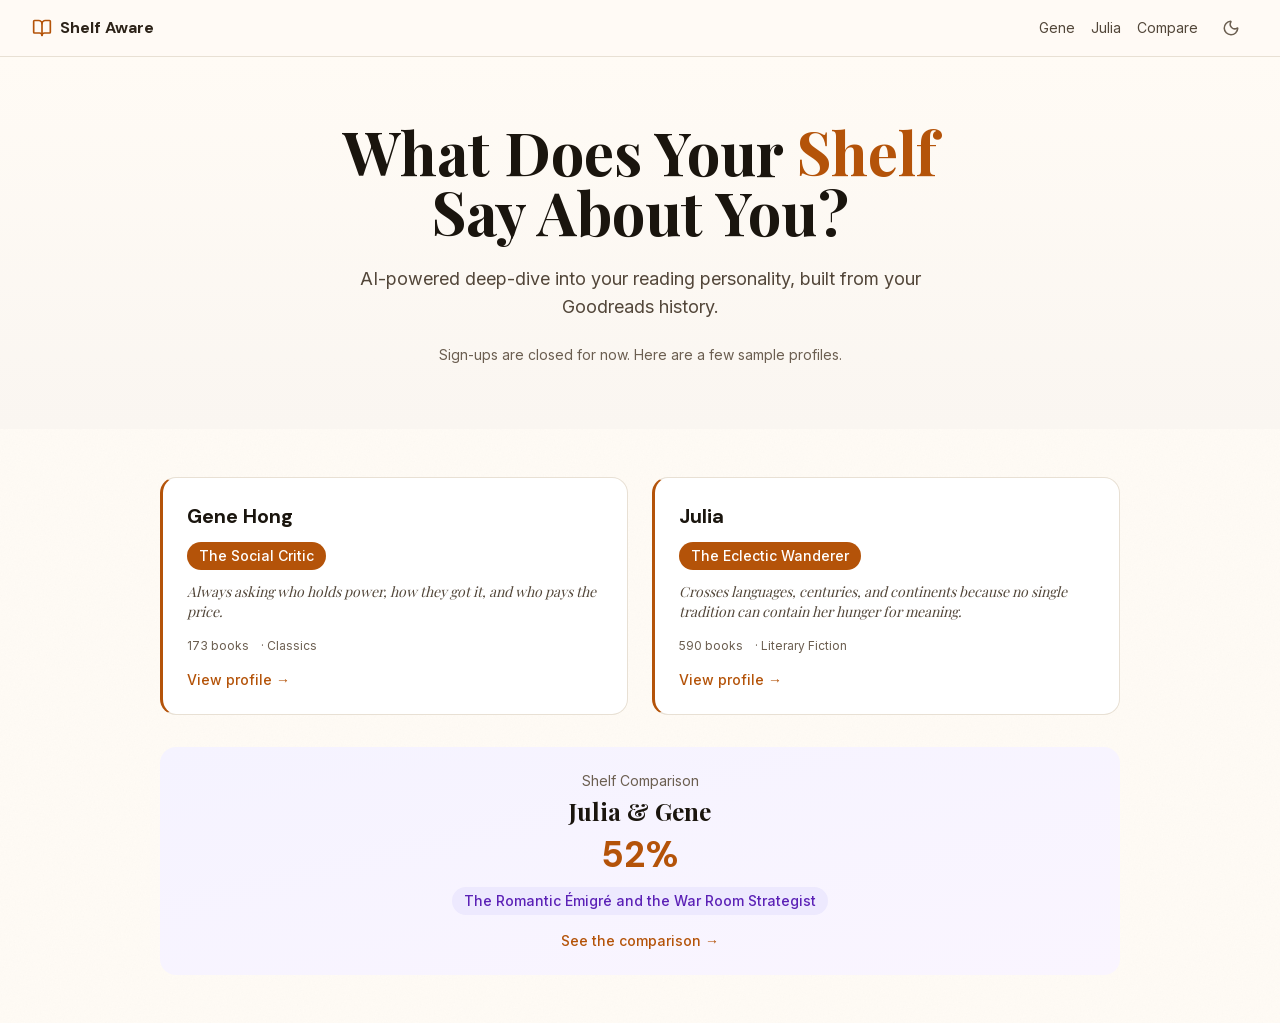
<file: index.html>
<!DOCTYPE html><html lang="en"><head><meta charSet="utf-8"/><meta name="viewport" content="width=device-width, initial-scale=1"/><link rel="preload" href="/_next/static/media/13971731025ec697-s.p.woff2" as="font" crossorigin="" type="font/woff2"/><link rel="preload" href="/_next/static/media/e4af272ccee01ff0-s.p.woff2" as="font" crossorigin="" type="font/woff2"/><link rel="preload" href="/_next/static/media/eaead17c7dbfcd5d-s.p.woff2" as="font" crossorigin="" type="font/woff2"/><link rel="stylesheet" href="/_next/static/css/4195d7108e171bdd.css" data-precedence="next"/><link rel="preload" as="script" fetchPriority="low" href="/_next/static/chunks/webpack-02996f90d4d63cd1.js"/><script src="/_next/static/chunks/4bd1b696-7788693ada0d9699.js" async=""></script><script src="/_next/static/chunks/517-c20adc14b8f0e23e.js" async=""></script><script src="/_next/static/chunks/main-app-7c9ba033748de2bd.js" async=""></script><script src="/_next/static/chunks/173-6450b0e391bb4d09.js" async=""></script><script src="/_next/static/chunks/826-62ac92d37c9f1fb9.js" async=""></script><script src="/_next/static/chunks/app/layout.showcase-2aa91629aec12a63.js" async=""></script><script src="/_next/static/chunks/app/page.showcase-8f17867e90a7d94b.js" async=""></script><meta name="next-size-adjust" content=""/><title>Shelf Aware | Discover Your Literary DNA</title><meta name="description" content="A deep psychological analysis of your reading personality, built from your Goodreads history."/><meta property="og:title" content="Shelf Aware"/><meta property="og:description" content="Discover your literary DNA"/><meta property="og:site_name" content="Shelf Aware"/><meta property="og:type" content="website"/><meta name="twitter:card" content="summary"/><meta name="twitter:title" content="Shelf Aware"/><meta name="twitter:description" content="Discover your literary DNA"/><link rel="icon" href="/icon.svg?523a5647c9d3abca" type="image/svg+xml" sizes="any"/><script>
            try {
              const dark = localStorage.getItem('shelf-aware-dark') === '1';
              if (dark) document.documentElement.classList.add('dark');
            } catch(e) {}
          </script><script src="/_next/static/chunks/polyfills-42372ed130431b0a.js" noModule=""></script></head><body class="__variable_d9d98a __variable_d8ebd1 __variable_4161cd font-body bg-cream dark:bg-warm-900 text-warm-800 dark:text-warm-100 antialiased"><nav class="sticky top-0 z-50 border-b border-warm-200 dark:border-warm-700 bg-cream/80 dark:bg-warm-900/80 backdrop-blur-md"><div class="max-w-7xl mx-auto px-4 sm:px-6 lg:px-8 h-14 flex items-center justify-between gap-4"><a class="flex items-center gap-2 font-display font-bold text-warm-800 dark:text-warm-100 flex-shrink-0" href="/"><svg xmlns="http://www.w3.org/2000/svg" width="20" height="20" viewBox="0 0 24 24" fill="none" stroke="currentColor" stroke-width="2" stroke-linecap="round" stroke-linejoin="round" class="lucide lucide-book-open text-accent" aria-hidden="true"><path d="M12 7v14"></path><path d="M3 18a1 1 0 0 1-1-1V4a1 1 0 0 1 1-1h5a4 4 0 0 1 4 4 4 4 0 0 1 4-4h5a1 1 0 0 1 1 1v13a1 1 0 0 1-1 1h-6a3 3 0 0 0-3 3 3 3 0 0 0-3-3z"></path></svg><span>Shelf Aware</span></a><div class="flex items-center gap-4 overflow-x-auto scrollbar-hide"><a class="text-sm text-warm-600 dark:text-warm-300 hover:text-accent transition-colors whitespace-nowrap" href="/u/gene-hong-76806eae-9727-45bc-a619-92a8d1ce4b04/">Gene</a><a class="text-sm text-warm-600 dark:text-warm-300 hover:text-accent transition-colors whitespace-nowrap" href="/u/julia-b91a572b-aaf2-47b4-baeb-50f31e5ee662/">Julia</a><a class="text-sm text-warm-600 dark:text-warm-300 hover:text-accent transition-colors whitespace-nowrap" href="/compare/b91a572b-aaf2-47b4-baeb-50f31e5ee662/76806eae-9727-45bc-a619-92a8d1ce4b04/">Compare</a><button aria-label="Toggle dark mode" class="p-2 rounded-full hover:bg-warm-100 dark:hover:bg-warm-800 transition-colors"><svg xmlns="http://www.w3.org/2000/svg" width="18" height="18" viewBox="0 0 24 24" fill="none" stroke="currentColor" stroke-width="2" stroke-linecap="round" stroke-linejoin="round" class="lucide lucide-moon text-warm-500" aria-hidden="true"><path d="M20.985 12.486a9 9 0 1 1-9.473-9.472c.405-.022.617.46.402.803a6 6 0 0 0 8.268 8.268c.344-.215.825-.004.803.401"></path></svg></button></div></div></nav><main class="animate-pageIn"><div class="min-h-screen"><section class="bg-gradient-to-b from-cream to-warm-50 dark:from-warm-900 dark:to-warm-800 py-16 px-4"><div class="max-w-2xl mx-auto text-center space-y-6"><h1 class="font-serif text-5xl sm:text-6xl font-bold text-warm-900 dark:text-warm-50">What Does Your <span class="text-accent">Shelf</span> Say About You?</h1><p class="text-warm-600 dark:text-warm-300 text-lg max-w-xl mx-auto">AI-powered deep-dive into your reading personality, built from your Goodreads history.</p><p class="text-warm-500 dark:text-warm-400 text-sm">Sign-ups are closed for now. Here are a few sample profiles.</p></div></section><div class="max-w-5xl mx-auto px-4 sm:px-6 lg:px-8 py-12 space-y-8"><div class="grid sm:grid-cols-2 gap-6"><a class="card-tilt block rounded-2xl border border-warm-200 dark:border-warm-700 bg-white dark:bg-warm-800 p-6 hover:border-accent/40 transition-colors accent-left-amber" href="/u/gene-hong-76806eae-9727-45bc-a619-92a8d1ce4b04/"><div class="font-display font-bold text-xl text-warm-900 dark:text-warm-50">Gene Hong</div><div class="inline-block bg-accent text-white px-3 py-1 rounded-full text-sm font-medium mt-3">The Social Critic</div><p class="font-serif italic text-warm-600 dark:text-warm-300 text-sm mt-3">Always asking who holds power, how they got it, and who pays the price.</p><div class="flex gap-3 mt-4 text-xs text-warm-500 dark:text-warm-400"><span>173<!-- --> books</span><span>· <!-- -->Classics</span></div><div class="text-accent text-sm font-medium mt-4">View profile →</div></a><a class="card-tilt block rounded-2xl border border-warm-200 dark:border-warm-700 bg-white dark:bg-warm-800 p-6 hover:border-accent/40 transition-colors accent-left-amber" href="/u/julia-b91a572b-aaf2-47b4-baeb-50f31e5ee662/"><div class="font-display font-bold text-xl text-warm-900 dark:text-warm-50">Julia</div><div class="inline-block bg-accent text-white px-3 py-1 rounded-full text-sm font-medium mt-3">The Eclectic Wanderer</div><p class="font-serif italic text-warm-600 dark:text-warm-300 text-sm mt-3">Crosses languages, centuries, and continents because no single tradition can contain her hunger for meaning.</p><div class="flex gap-3 mt-4 text-xs text-warm-500 dark:text-warm-400"><span>590<!-- --> books</span><span>· <!-- -->Literary Fiction</span></div><div class="text-accent text-sm font-medium mt-4">View profile →</div></a></div><a class="block rounded-2xl bg-gradient-to-br from-violet-50 to-purple-50 dark:from-violet-950/20 dark:to-purple-950/20 p-6 text-center hover:shadow-md transition-shadow" href="/compare/b91a572b-aaf2-47b4-baeb-50f31e5ee662/76806eae-9727-45bc-a619-92a8d1ce4b04/"><div class="text-sm text-warm-500 dark:text-warm-400 mb-1">Shelf Comparison</div><div class="font-serif text-2xl font-bold text-warm-900 dark:text-warm-50">Julia<!-- --> &amp; <!-- -->Gene</div><div class="font-display font-bold text-4xl text-accent mt-2">52<!-- -->%</div><div class="inline-block bg-violet-100 dark:bg-violet-900/30 text-violet-800 dark:text-violet-300 px-3 py-1 rounded-full text-sm font-medium mt-3">The Romantic Émigré and the War Room Strategist</div><div class="text-accent text-sm font-medium mt-4">See the comparison →</div></a></div></div></main><script src="/_next/static/chunks/webpack-02996f90d4d63cd1.js" async=""></script><script>(self.__next_f=self.__next_f||[]).push([0])</script><script>self.__next_f.push([1,"1:\"$Sreact.fragment\"\n2:I[2208,[\"173\",\"static/chunks/173-6450b0e391bb4d09.js\",\"826\",\"static/chunks/826-62ac92d37c9f1fb9.js\",\"210\",\"static/chunks/app/layout.showcase-2aa91629aec12a63.js\"],\"ShowcaseShell\"]\n3:I[5244,[],\"\"]\n4:I[3866,[],\"\"]\n5:I[8173,[\"173\",\"static/chunks/173-6450b0e391bb4d09.js\",\"291\",\"static/chunks/app/page.showcase-8f17867e90a7d94b.js\"],\"\"]\n6:I[6213,[],\"OutletBoundary\"]\n8:I[6213,[],\"MetadataBoundary\"]\na:I[6213,[],\"ViewportBoundary\"]\nc:I[4835,[],\"\"]\n:HL[\"/_next/static/media/13971731025ec697-s.p.woff2\",\"font\",{\"crossOrigin\":\"\",\"type\":\"font/woff2\"}]\n:HL[\"/_next/static/media/e4af272ccee01ff0-s.p.woff2\",\"font\",{\"crossOrigin\":\"\",\"type\":\"font/woff2\"}]\n:HL[\"/_next/static/media/eaead17c7dbfcd5d-s.p.woff2\",\"font\",{\"crossOrigin\":\"\",\"type\":\"font/woff2\"}]\n:HL[\"/_next/static/css/4195d7108e171bdd.css\",\"style\"]\n"])</script><script>self.__next_f.push([1,"0:{\"P\":null,\"b\":\"RlziiJAZpnqMW6qaIpFbw\",\"p\":\"\",\"c\":[\"\",\"\"],\"i\":false,\"f\":[[[\"\",{\"children\":[\"__PAGE__\",{}]},\"$undefined\",\"$undefined\",true],[\"\",[\"$\",\"$1\",\"c\",{\"children\":[[[\"$\",\"link\",\"0\",{\"rel\":\"stylesheet\",\"href\":\"/_next/static/css/4195d7108e171bdd.css\",\"precedence\":\"next\",\"crossOrigin\":\"$undefined\",\"nonce\":\"$undefined\"}]],[\"$\",\"html\",null,{\"lang\":\"en\",\"suppressHydrationWarning\":true,\"children\":[[\"$\",\"head\",null,{\"children\":[\"$\",\"script\",null,{\"dangerouslySetInnerHTML\":{\"__html\":\"\\n            try {\\n              const dark = localStorage.getItem('shelf-aware-dark') === '1';\\n              if (dark) document.documentElement.classList.add('dark');\\n            } catch(e) {}\\n          \"}}]}],[\"$\",\"body\",null,{\"className\":\"__variable_d9d98a __variable_d8ebd1 __variable_4161cd font-body bg-cream dark:bg-warm-900 text-warm-800 dark:text-warm-100 antialiased\",\"children\":[\"$\",\"$L2\",null,{\"links\":[{\"href\":\"/u/gene-hong-76806eae-9727-45bc-a619-92a8d1ce4b04/\",\"label\":\"Gene\"},{\"href\":\"/u/julia-b91a572b-aaf2-47b4-baeb-50f31e5ee662/\",\"label\":\"Julia\"}],\"children\":[\"$\",\"$L3\",null,{\"parallelRouterKey\":\"children\",\"segmentPath\":[\"children\"],\"error\":\"$undefined\",\"errorStyles\":\"$undefined\",\"errorScripts\":\"$undefined\",\"template\":[\"$\",\"$L4\",null,{}],\"templateStyles\":\"$undefined\",\"templateScripts\":\"$undefined\",\"notFound\":[[],[[\"$\",\"title\",null,{\"children\":\"404: This page could not be found.\"}],[\"$\",\"div\",null,{\"style\":{\"fontFamily\":\"system-ui,\\\"Segoe UI\\\",Roboto,Helvetica,Arial,sans-serif,\\\"Apple Color Emoji\\\",\\\"Segoe UI Emoji\\\"\",\"height\":\"100vh\",\"textAlign\":\"center\",\"display\":\"flex\",\"flexDirection\":\"column\",\"alignItems\":\"center\",\"justifyContent\":\"center\"},\"children\":[\"$\",\"div\",null,{\"children\":[[\"$\",\"style\",null,{\"dangerouslySetInnerHTML\":{\"__html\":\"body{color:#000;background:#fff;margin:0}.next-error-h1{border-right:1px solid rgba(0,0,0,.3)}@media (prefers-color-scheme:dark){body{color:#fff;background:#000}.next-error-h1{border-right:1px solid rgba(255,255,255,.3)}}\"}}],[\"$\",\"h1\",null,{\"className\":\"next-error-h1\",\"style\":{\"display\":\"inline-block\",\"margin\":\"0 20px 0 0\",\"padding\":\"0 23px 0 0\",\"fontSize\":24,\"fontWeight\":500,\"verticalAlign\":\"top\",\"lineHeight\":\"49px\"},\"children\":404}],[\"$\",\"div\",null,{\"style\":{\"display\":\"inline-block\"},\"children\":[\"$\",\"h2\",null,{\"style\":{\"fontSize\":14,\"fontWeight\":400,\"lineHeight\":\"49px\",\"margin\":0},\"children\":\"This page could not be found.\"}]}]]}]}]]],\"forbidden\":\"$undefined\",\"unauthorized\":\"$undefined\"}]}]}]]}]]}],{\"children\":[\"__PAGE__\",[\"$\",\"$1\",\"c\",{\"children\":[[\"$\",\"div\",null,{\"className\":\"min-h-screen\",\"children\":[[\"$\",\"section\",null,{\"className\":\"bg-gradient-to-b from-cream to-warm-50 dark:from-warm-900 dark:to-warm-800 py-16 px-4\",\"children\":[\"$\",\"div\",null,{\"className\":\"max-w-2xl mx-auto text-center space-y-6\",\"children\":[[\"$\",\"h1\",null,{\"className\":\"font-serif text-5xl sm:text-6xl font-bold text-warm-900 dark:text-warm-50\",\"children\":[\"What Does Your \",[\"$\",\"span\",null,{\"className\":\"text-accent\",\"children\":\"Shelf\"}],\" Say About You?\"]}],[\"$\",\"p\",null,{\"className\":\"text-warm-600 dark:text-warm-300 text-lg max-w-xl mx-auto\",\"children\":\"AI-powered deep-dive into your reading personality, built from your Goodreads history.\"}],[\"$\",\"p\",null,{\"className\":\"text-warm-500 dark:text-warm-400 text-sm\",\"children\":\"Sign-ups are closed for now. Here are a few sample profiles.\"}]]}]}],[\"$\",\"div\",null,{\"className\":\"max-w-5xl mx-auto px-4 sm:px-6 lg:px-8 py-12 space-y-8\",\"children\":[[\"$\",\"div\",null,{\"className\":\"grid sm:grid-cols-2 gap-6\",\"children\":[[\"$\",\"$L5\",\"76806eae-9727-45bc-a619-92a8d1ce4b04\",{\"href\":\"/u/gene-hong-76806eae-9727-45bc-a619-92a8d1ce4b04/\",\"className\":\"card-tilt block rounded-2xl border border-warm-200 dark:border-warm-700 bg-white dark:bg-warm-800 p-6 hover:border-accent/40 transition-colors accent-left-amber\",\"children\":[[\"$\",\"div\",null,{\"className\":\"font-display font-bold text-xl text-warm-900 dark:text-warm-50\",\"children\":\"Gene Hong\"}],[\"$\",\"div\",null,{\"className\":\"inline-block bg-accent text-white px-3 py-1 rounded-full text-sm font-medium mt-3\",\"children\":\"The Social Critic\"}],[\"$\",\"p\",null,{\"className\":\"font-serif italic text-warm-600 dark:text-warm-300 text-sm mt-3\",\"children\":\"Always asking who holds power, how they got it, and who pays the price.\"}],[\"$\",\"div\",null,{\"className\":\"flex gap-3 mt-4 text-xs text-warm-500 dark:text-warm-400\",\"children\":[[\"$\",\"span\",null,{\"children\":[173,\" books\"]}],[\"$\",\"span\",null,{\"children\":[\"· \",\"Classics\"]}]]}],[\"$\",\"div\",null,{\"className\":\"text-accent text-sm font-medium mt-4\",\"children\":\"View profile →\"}]]}],[\"$\",\"$L5\",\"b91a572b-aaf2-47b4-baeb-50f31e5ee662\",{\"href\":\"/u/julia-b91a572b-aaf2-47b4-baeb-50f31e5ee662/\",\"className\":\"card-tilt block rounded-2xl border border-warm-200 dark:border-warm-700 bg-white dark:bg-warm-800 p-6 hover:border-accent/40 transition-colors accent-left-amber\",\"children\":[[\"$\",\"div\",null,{\"className\":\"font-display font-bold text-xl text-warm-900 dark:text-warm-50\",\"children\":\"Julia\"}],[\"$\",\"div\",null,{\"className\":\"inline-block bg-accent text-white px-3 py-1 rounded-full text-sm font-medium mt-3\",\"children\":\"The Eclectic Wanderer\"}],[\"$\",\"p\",null,{\"className\":\"font-serif italic text-warm-600 dark:text-warm-300 text-sm mt-3\",\"children\":\"Crosses languages, centuries, and continents because no single tradition can contain her hunger for meaning.\"}],[\"$\",\"div\",null,{\"className\":\"flex gap-3 mt-4 text-xs text-warm-500 dark:text-warm-400\",\"children\":[[\"$\",\"span\",null,{\"children\":[590,\" books\"]}],[\"$\",\"span\",null,{\"children\":[\"· \",\"Literary Fiction\"]}]]}],[\"$\",\"div\",null,{\"className\":\"text-accent text-sm font-medium mt-4\",\"children\":\"View profile →\"}]]}]]}],[\"$\",\"$L5\",null,{\"href\":\"/compare/b91a572b-aaf2-47b4-baeb-50f31e5ee662/76806eae-9727-45bc-a619-92a8d1ce4b04/\",\"className\":\"block rounded-2xl bg-gradient-to-br from-violet-50 to-purple-50 dark:from-violet-950/20 dark:to-purple-950/20 p-6 text-center hover:shadow-md transition-shadow\",\"children\":[[\"$\",\"div\",null,{\"className\":\"text-sm text-warm-500 dark:text-warm-400 mb-1\",\"children\":\"Shelf Comparison\"}],[\"$\",\"div\",null,{\"className\":\"font-serif text-2xl font-bold text-warm-900 dark:text-warm-50\",\"children\":[\"Julia\",\" \u0026 \",\"Gene\"]}],[\"$\",\"div\",null,{\"className\":\"font-display font-bold text-4xl text-accent mt-2\",\"children\":[52,\"%\"]}],[\"$\",\"div\",null,{\"className\":\"inline-block bg-violet-100 dark:bg-violet-900/30 text-violet-800 dark:text-violet-300 px-3 py-1 rounded-full text-sm font-medium mt-3\",\"children\":\"The Romantic Émigré and the War Room Strategist\"}],[\"$\",\"div\",null,{\"className\":\"text-accent text-sm font-medium mt-4\",\"children\":\"See the comparison →\"}]]}]]}]]}],null,[\"$\",\"$L6\",null,{\"children\":\"$L7\"}]]}],{},null,false]},null,false],[\"$\",\"$1\",\"h\",{\"children\":[null,[\"$\",\"$1\",\"B8sVRNoXGPTjcvueqf8HF\",{\"children\":[[\"$\",\"$L8\",null,{\"children\":\"$L9\"}],[\"$\",\"$La\",null,{\"children\":\"$Lb\"}],[\"$\",\"meta\",null,{\"name\":\"next-size-adjust\",\"content\":\"\"}]]}]]}],false]],\"m\":\"$undefined\",\"G\":[\"$c\",\"$undefined\"],\"s\":false,\"S\":true}\n"])</script><script>self.__next_f.push([1,"b:[[\"$\",\"meta\",\"0\",{\"name\":\"viewport\",\"content\":\"width=device-width, initial-scale=1\"}]]\n9:[[\"$\",\"meta\",\"0\",{\"charSet\":\"utf-8\"}],[\"$\",\"title\",\"1\",{\"children\":\"Shelf Aware | Discover Your Literary DNA\"}],[\"$\",\"meta\",\"2\",{\"name\":\"description\",\"content\":\"A deep psychological analysis of your reading personality, built from your Goodreads history.\"}],[\"$\",\"meta\",\"3\",{\"property\":\"og:title\",\"content\":\"Shelf Aware\"}],[\"$\",\"meta\",\"4\",{\"property\":\"og:description\",\"content\":\"Discover your literary DNA\"}],[\"$\",\"meta\",\"5\",{\"property\":\"og:site_name\",\"content\":\"Shelf Aware\"}],[\"$\",\"meta\",\"6\",{\"property\":\"og:type\",\"content\":\"website\"}],[\"$\",\"meta\",\"7\",{\"name\":\"twitter:card\",\"content\":\"summary\"}],[\"$\",\"meta\",\"8\",{\"name\":\"twitter:title\",\"content\":\"Shelf Aware\"}],[\"$\",\"meta\",\"9\",{\"name\":\"twitter:description\",\"content\":\"Discover your literary DNA\"}],[\"$\",\"link\",\"10\",{\"rel\":\"icon\",\"href\":\"/icon.svg?523a5647c9d3abca\",\"type\":\"image/svg+xml\",\"sizes\":\"any\"}]]\n"])</script><script>self.__next_f.push([1,"7:null\n"])</script></body></html>
</file>
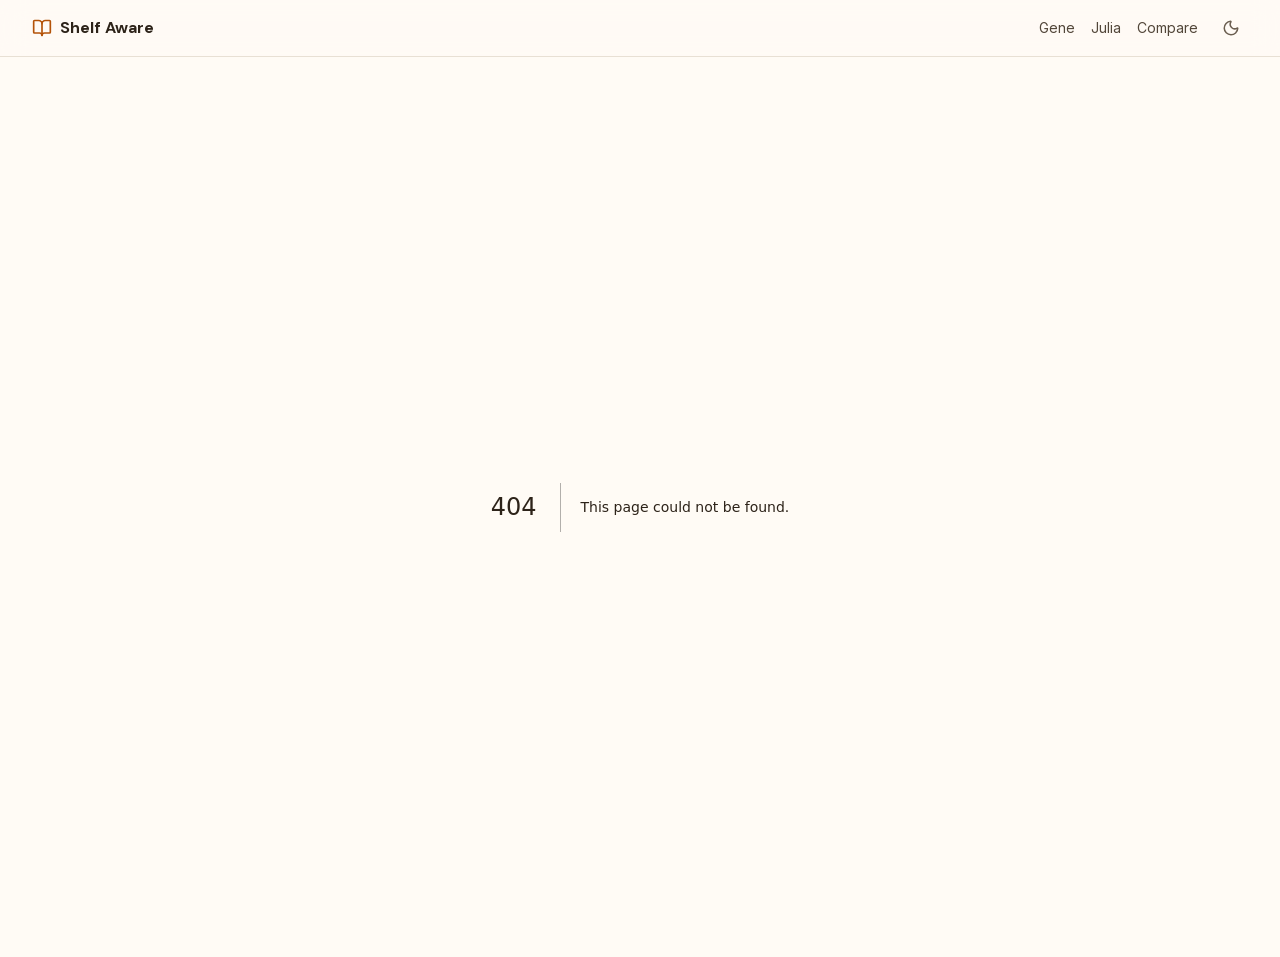
<file: 404/index.html>
<!DOCTYPE html><html lang="en"><head><meta charSet="utf-8"/><meta name="viewport" content="width=device-width, initial-scale=1"/><link rel="preload" href="/_next/static/media/13971731025ec697-s.p.woff2" as="font" crossorigin="" type="font/woff2"/><link rel="preload" href="/_next/static/media/e4af272ccee01ff0-s.p.woff2" as="font" crossorigin="" type="font/woff2"/><link rel="preload" href="/_next/static/media/eaead17c7dbfcd5d-s.p.woff2" as="font" crossorigin="" type="font/woff2"/><link rel="stylesheet" href="/_next/static/css/4195d7108e171bdd.css" data-precedence="next"/><link rel="preload" as="script" fetchPriority="low" href="/_next/static/chunks/webpack-02996f90d4d63cd1.js"/><script src="/_next/static/chunks/4bd1b696-7788693ada0d9699.js" async=""></script><script src="/_next/static/chunks/517-c20adc14b8f0e23e.js" async=""></script><script src="/_next/static/chunks/main-app-7c9ba033748de2bd.js" async=""></script><script src="/_next/static/chunks/173-6450b0e391bb4d09.js" async=""></script><script src="/_next/static/chunks/826-62ac92d37c9f1fb9.js" async=""></script><script src="/_next/static/chunks/app/layout.showcase-2aa91629aec12a63.js" async=""></script><meta name="robots" content="noindex"/><meta name="next-size-adjust" content=""/><title>404: This page could not be found.</title><title>Shelf Aware | Discover Your Literary DNA</title><meta name="description" content="A deep psychological analysis of your reading personality, built from your Goodreads history."/><meta property="og:title" content="Shelf Aware"/><meta property="og:description" content="Discover your literary DNA"/><meta property="og:site_name" content="Shelf Aware"/><meta property="og:type" content="website"/><meta name="twitter:card" content="summary"/><meta name="twitter:title" content="Shelf Aware"/><meta name="twitter:description" content="Discover your literary DNA"/><script>
            try {
              const dark = localStorage.getItem('shelf-aware-dark') === '1';
              if (dark) document.documentElement.classList.add('dark');
            } catch(e) {}
          </script><script src="/_next/static/chunks/polyfills-42372ed130431b0a.js" noModule=""></script></head><body class="__variable_d9d98a __variable_d8ebd1 __variable_4161cd font-body bg-cream dark:bg-warm-900 text-warm-800 dark:text-warm-100 antialiased"><nav class="sticky top-0 z-50 border-b border-warm-200 dark:border-warm-700 bg-cream/80 dark:bg-warm-900/80 backdrop-blur-md"><div class="max-w-7xl mx-auto px-4 sm:px-6 lg:px-8 h-14 flex items-center justify-between gap-4"><a class="flex items-center gap-2 font-display font-bold text-warm-800 dark:text-warm-100 flex-shrink-0" href="/"><svg xmlns="http://www.w3.org/2000/svg" width="20" height="20" viewBox="0 0 24 24" fill="none" stroke="currentColor" stroke-width="2" stroke-linecap="round" stroke-linejoin="round" class="lucide lucide-book-open text-accent" aria-hidden="true"><path d="M12 7v14"></path><path d="M3 18a1 1 0 0 1-1-1V4a1 1 0 0 1 1-1h5a4 4 0 0 1 4 4 4 4 0 0 1 4-4h5a1 1 0 0 1 1 1v13a1 1 0 0 1-1 1h-6a3 3 0 0 0-3 3 3 3 0 0 0-3-3z"></path></svg><span>Shelf Aware</span></a><div class="flex items-center gap-4 overflow-x-auto scrollbar-hide"><a class="text-sm text-warm-600 dark:text-warm-300 hover:text-accent transition-colors whitespace-nowrap" href="/u/gene-hong-76806eae-9727-45bc-a619-92a8d1ce4b04/">Gene</a><a class="text-sm text-warm-600 dark:text-warm-300 hover:text-accent transition-colors whitespace-nowrap" href="/u/julia-b91a572b-aaf2-47b4-baeb-50f31e5ee662/">Julia</a><a class="text-sm text-warm-600 dark:text-warm-300 hover:text-accent transition-colors whitespace-nowrap" href="/compare/b91a572b-aaf2-47b4-baeb-50f31e5ee662/76806eae-9727-45bc-a619-92a8d1ce4b04/">Compare</a><button aria-label="Toggle dark mode" class="p-2 rounded-full hover:bg-warm-100 dark:hover:bg-warm-800 transition-colors"><svg xmlns="http://www.w3.org/2000/svg" width="18" height="18" viewBox="0 0 24 24" fill="none" stroke="currentColor" stroke-width="2" stroke-linecap="round" stroke-linejoin="round" class="lucide lucide-moon text-warm-500" aria-hidden="true"><path d="M20.985 12.486a9 9 0 1 1-9.473-9.472c.405-.022.617.46.402.803a6 6 0 0 0 8.268 8.268c.344-.215.825-.004.803.401"></path></svg></button></div></div></nav><main class="animate-pageIn"><div style="font-family:system-ui,&quot;Segoe UI&quot;,Roboto,Helvetica,Arial,sans-serif,&quot;Apple Color Emoji&quot;,&quot;Segoe UI Emoji&quot;;height:100vh;text-align:center;display:flex;flex-direction:column;align-items:center;justify-content:center"><div><style>body{color:#000;background:#fff;margin:0}.next-error-h1{border-right:1px solid rgba(0,0,0,.3)}@media (prefers-color-scheme:dark){body{color:#fff;background:#000}.next-error-h1{border-right:1px solid rgba(255,255,255,.3)}}</style><h1 class="next-error-h1" style="display:inline-block;margin:0 20px 0 0;padding:0 23px 0 0;font-size:24px;font-weight:500;vertical-align:top;line-height:49px">404</h1><div style="display:inline-block"><h2 style="font-size:14px;font-weight:400;line-height:49px;margin:0">This page could not be found.</h2></div></div></div></main><script src="/_next/static/chunks/webpack-02996f90d4d63cd1.js" async=""></script><script>(self.__next_f=self.__next_f||[]).push([0])</script><script>self.__next_f.push([1,"1:\"$Sreact.fragment\"\n2:I[2208,[\"173\",\"static/chunks/173-6450b0e391bb4d09.js\",\"826\",\"static/chunks/826-62ac92d37c9f1fb9.js\",\"210\",\"static/chunks/app/layout.showcase-2aa91629aec12a63.js\"],\"ShowcaseShell\"]\n3:I[5244,[],\"\"]\n4:I[3866,[],\"\"]\n5:I[6213,[],\"OutletBoundary\"]\n7:I[6213,[],\"MetadataBoundary\"]\n9:I[6213,[],\"ViewportBoundary\"]\nb:I[4835,[],\"\"]\n:HL[\"/_next/static/media/13971731025ec697-s.p.woff2\",\"font\",{\"crossOrigin\":\"\",\"type\":\"font/woff2\"}]\n:HL[\"/_next/static/media/e4af272ccee01ff0-s.p.woff2\",\"font\",{\"crossOrigin\":\"\",\"type\":\"font/woff2\"}]\n:HL[\"/_next/static/media/eaead17c7dbfcd5d-s.p.woff2\",\"font\",{\"crossOrigin\":\"\",\"type\":\"font/woff2\"}]\n:HL[\"/_next/static/css/4195d7108e171bdd.css\",\"style\"]\n"])</script><script>self.__next_f.push([1,"0:{\"P\":null,\"b\":\"RlziiJAZpnqMW6qaIpFbw\",\"p\":\"\",\"c\":[\"\",\"_not-found\",\"\"],\"i\":false,\"f\":[[[\"\",{\"children\":[\"/_not-found\",{\"children\":[\"__PAGE__\",{}]}]},\"$undefined\",\"$undefined\",true],[\"\",[\"$\",\"$1\",\"c\",{\"children\":[[[\"$\",\"link\",\"0\",{\"rel\":\"stylesheet\",\"href\":\"/_next/static/css/4195d7108e171bdd.css\",\"precedence\":\"next\",\"crossOrigin\":\"$undefined\",\"nonce\":\"$undefined\"}]],[\"$\",\"html\",null,{\"lang\":\"en\",\"suppressHydrationWarning\":true,\"children\":[[\"$\",\"head\",null,{\"children\":[\"$\",\"script\",null,{\"dangerouslySetInnerHTML\":{\"__html\":\"\\n            try {\\n              const dark = localStorage.getItem('shelf-aware-dark') === '1';\\n              if (dark) document.documentElement.classList.add('dark');\\n            } catch(e) {}\\n          \"}}]}],[\"$\",\"body\",null,{\"className\":\"__variable_d9d98a __variable_d8ebd1 __variable_4161cd font-body bg-cream dark:bg-warm-900 text-warm-800 dark:text-warm-100 antialiased\",\"children\":[\"$\",\"$L2\",null,{\"links\":[{\"href\":\"/u/gene-hong-76806eae-9727-45bc-a619-92a8d1ce4b04/\",\"label\":\"Gene\"},{\"href\":\"/u/julia-b91a572b-aaf2-47b4-baeb-50f31e5ee662/\",\"label\":\"Julia\"}],\"children\":[\"$\",\"$L3\",null,{\"parallelRouterKey\":\"children\",\"segmentPath\":[\"children\"],\"error\":\"$undefined\",\"errorStyles\":\"$undefined\",\"errorScripts\":\"$undefined\",\"template\":[\"$\",\"$L4\",null,{}],\"templateStyles\":\"$undefined\",\"templateScripts\":\"$undefined\",\"notFound\":[[],[[\"$\",\"title\",null,{\"children\":\"404: This page could not be found.\"}],[\"$\",\"div\",null,{\"style\":{\"fontFamily\":\"system-ui,\\\"Segoe UI\\\",Roboto,Helvetica,Arial,sans-serif,\\\"Apple Color Emoji\\\",\\\"Segoe UI Emoji\\\"\",\"height\":\"100vh\",\"textAlign\":\"center\",\"display\":\"flex\",\"flexDirection\":\"column\",\"alignItems\":\"center\",\"justifyContent\":\"center\"},\"children\":[\"$\",\"div\",null,{\"children\":[[\"$\",\"style\",null,{\"dangerouslySetInnerHTML\":{\"__html\":\"body{color:#000;background:#fff;margin:0}.next-error-h1{border-right:1px solid rgba(0,0,0,.3)}@media (prefers-color-scheme:dark){body{color:#fff;background:#000}.next-error-h1{border-right:1px solid rgba(255,255,255,.3)}}\"}}],[\"$\",\"h1\",null,{\"className\":\"next-error-h1\",\"style\":{\"display\":\"inline-block\",\"margin\":\"0 20px 0 0\",\"padding\":\"0 23px 0 0\",\"fontSize\":24,\"fontWeight\":500,\"verticalAlign\":\"top\",\"lineHeight\":\"49px\"},\"children\":404}],[\"$\",\"div\",null,{\"style\":{\"display\":\"inline-block\"},\"children\":[\"$\",\"h2\",null,{\"style\":{\"fontSize\":14,\"fontWeight\":400,\"lineHeight\":\"49px\",\"margin\":0},\"children\":\"This page could not be found.\"}]}]]}]}]]],\"forbidden\":\"$undefined\",\"unauthorized\":\"$undefined\"}]}]}]]}]]}],{\"children\":[\"/_not-found\",[\"$\",\"$1\",\"c\",{\"children\":[null,[\"$\",\"$L3\",null,{\"parallelRouterKey\":\"children\",\"segmentPath\":[\"children\",\"/_not-found\",\"children\"],\"error\":\"$undefined\",\"errorStyles\":\"$undefined\",\"errorScripts\":\"$undefined\",\"template\":[\"$\",\"$L4\",null,{}],\"templateStyles\":\"$undefined\",\"templateScripts\":\"$undefined\",\"notFound\":\"$undefined\",\"forbidden\":\"$undefined\",\"unauthorized\":\"$undefined\"}]]}],{\"children\":[\"__PAGE__\",[\"$\",\"$1\",\"c\",{\"children\":[[[\"$\",\"title\",null,{\"children\":\"404: This page could not be found.\"}],[\"$\",\"div\",null,{\"style\":\"$0:f:0:1:1:props:children:1:props:children:1:props:children:props:children:props:notFound:1:1:props:style\",\"children\":[\"$\",\"div\",null,{\"children\":[[\"$\",\"style\",null,{\"dangerouslySetInnerHTML\":{\"__html\":\"body{color:#000;background:#fff;margin:0}.next-error-h1{border-right:1px solid rgba(0,0,0,.3)}@media (prefers-color-scheme:dark){body{color:#fff;background:#000}.next-error-h1{border-right:1px solid rgba(255,255,255,.3)}}\"}}],[\"$\",\"h1\",null,{\"className\":\"next-error-h1\",\"style\":\"$0:f:0:1:1:props:children:1:props:children:1:props:children:props:children:props:notFound:1:1:props:children:props:children:1:props:style\",\"children\":404}],[\"$\",\"div\",null,{\"style\":\"$0:f:0:1:1:props:children:1:props:children:1:props:children:props:children:props:notFound:1:1:props:children:props:children:2:props:style\",\"children\":[\"$\",\"h2\",null,{\"style\":\"$0:f:0:1:1:props:children:1:props:children:1:props:children:props:children:props:notFound:1:1:props:children:props:children:2:props:children:props:style\",\"children\":\"This page could not be found.\"}]}]]}]}]],null,[\"$\",\"$L5\",null,{\"children\":\"$L6\"}]]}],{},null,false]},null,false]},null,false],[\"$\",\"$1\",\"h\",{\"children\":[[\"$\",\"meta\",null,{\"name\":\"robots\",\"content\":\"noindex\"}],[\"$\",\"$1\",\"qdIlMyewV9zvtWus5NEJ-\",{\"children\":[[\"$\",\"$L7\",null,{\"children\":\"$L8\"}],[\"$\",\"$L9\",null,{\"children\":\"$La\"}],[\"$\",\"meta\",null,{\"name\":\"next-size-adjust\",\"content\":\"\"}]]}]]}],false]],\"m\":\"$undefined\",\"G\":[\"$b\",\"$undefined\"],\"s\":false,\"S\":true}\n"])</script><script>self.__next_f.push([1,"a:[[\"$\",\"meta\",\"0\",{\"name\":\"viewport\",\"content\":\"width=device-width, initial-scale=1\"}]]\n8:[[\"$\",\"meta\",\"0\",{\"charSet\":\"utf-8\"}],[\"$\",\"title\",\"1\",{\"children\":\"Shelf Aware | Discover Your Literary DNA\"}],[\"$\",\"meta\",\"2\",{\"name\":\"description\",\"content\":\"A deep psychological analysis of your reading personality, built from your Goodreads history.\"}],[\"$\",\"meta\",\"3\",{\"property\":\"og:title\",\"content\":\"Shelf Aware\"}],[\"$\",\"meta\",\"4\",{\"property\":\"og:description\",\"content\":\"Discover your literary DNA\"}],[\"$\",\"meta\",\"5\",{\"property\":\"og:site_name\",\"content\":\"Shelf Aware\"}],[\"$\",\"meta\",\"6\",{\"property\":\"og:type\",\"content\":\"website\"}],[\"$\",\"meta\",\"7\",{\"name\":\"twitter:card\",\"content\":\"summary\"}],[\"$\",\"meta\",\"8\",{\"name\":\"twitter:title\",\"content\":\"Shelf Aware\"}],[\"$\",\"meta\",\"9\",{\"name\":\"twitter:description\",\"content\":\"Discover your literary DNA\"}]]\n"])</script><script>self.__next_f.push([1,"6:null\n"])</script></body></html>
</file>
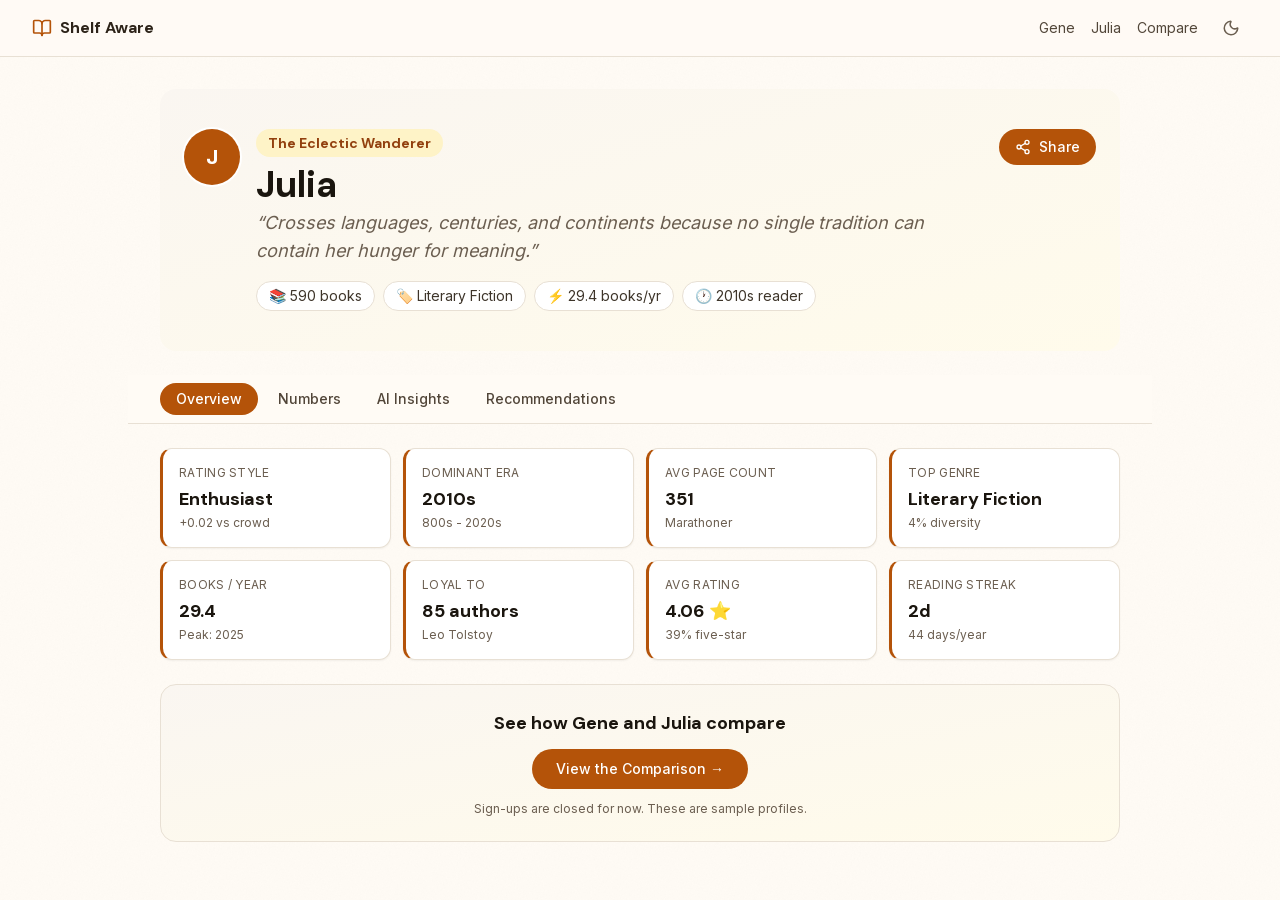
<file: u/56315342/index.html>
<!DOCTYPE html><html lang="en"><head><meta charSet="utf-8"/><meta name="viewport" content="width=device-width, initial-scale=1"/><link rel="preload" href="/_next/static/media/13971731025ec697-s.p.woff2" as="font" crossorigin="" type="font/woff2"/><link rel="preload" href="/_next/static/media/e4af272ccee01ff0-s.p.woff2" as="font" crossorigin="" type="font/woff2"/><link rel="preload" href="/_next/static/media/eaead17c7dbfcd5d-s.p.woff2" as="font" crossorigin="" type="font/woff2"/><link rel="stylesheet" href="/_next/static/css/4195d7108e171bdd.css" data-precedence="next"/><link rel="preload" as="script" fetchPriority="low" href="/_next/static/chunks/webpack-02996f90d4d63cd1.js"/><script src="/_next/static/chunks/4bd1b696-7788693ada0d9699.js" async=""></script><script src="/_next/static/chunks/517-c20adc14b8f0e23e.js" async=""></script><script src="/_next/static/chunks/main-app-7c9ba033748de2bd.js" async=""></script><script src="/_next/static/chunks/173-6450b0e391bb4d09.js" async=""></script><script src="/_next/static/chunks/826-62ac92d37c9f1fb9.js" async=""></script><script src="/_next/static/chunks/app/layout.showcase-2aa91629aec12a63.js" async=""></script><script src="/_next/static/chunks/ca377847-f3f6c2c0cbd4b55e.js" async=""></script><script src="/_next/static/chunks/813-b1143ef10de65c02.js" async=""></script><script src="/_next/static/chunks/app/u/%5BuserSlug%5D/page.showcase-870c0ad1d239c2bc.js" async=""></script><meta name="next-size-adjust" content=""/><title>Julia&#x27;s Literary DNA | Shelf Aware</title><meta name="description" content="This reader possesses a rare combination of deep literary seriousness and voracious emotional appetite. She moves fluidly between Russian classics read in "/><meta property="og:title" content="Julia is &quot;The Eclectic Wanderer&quot; | Shelf Aware"/><meta property="og:description" content="This reader possesses a rare combination of deep literary seriousness and voracious emotional appetite. She moves fluidly between Russian classics read in "/><meta property="og:image" content="https://shelfaware.live/og/julia-b91a572b-aaf2-47b4-baeb-50f31e5ee662.png"/><meta property="og:image:width" content="1200"/><meta property="og:image:height" content="630"/><meta name="twitter:card" content="summary_large_image"/><meta name="twitter:title" content="Julia is &quot;The Eclectic Wanderer&quot;"/><meta name="twitter:description" content="This reader possesses a rare combination of deep literary seriousness and voracious emotional appetite. She moves fluidly between Russian classics read in "/><meta name="twitter:image" content="https://shelfaware.live/og/julia-b91a572b-aaf2-47b4-baeb-50f31e5ee662.png"/><meta name="twitter:image:width" content="1200"/><meta name="twitter:image:height" content="630"/><link rel="icon" href="/icon.svg?523a5647c9d3abca" type="image/svg+xml" sizes="any"/><script>
            try {
              const dark = localStorage.getItem('shelf-aware-dark') === '1';
              if (dark) document.documentElement.classList.add('dark');
            } catch(e) {}
          </script><script src="/_next/static/chunks/polyfills-42372ed130431b0a.js" noModule=""></script></head><body class="__variable_d9d98a __variable_d8ebd1 __variable_4161cd font-body bg-cream dark:bg-warm-900 text-warm-800 dark:text-warm-100 antialiased"><nav class="sticky top-0 z-50 border-b border-warm-200 dark:border-warm-700 bg-cream/80 dark:bg-warm-900/80 backdrop-blur-md"><div class="max-w-7xl mx-auto px-4 sm:px-6 lg:px-8 h-14 flex items-center justify-between gap-4"><a class="flex items-center gap-2 font-display font-bold text-warm-800 dark:text-warm-100 flex-shrink-0" href="/"><svg xmlns="http://www.w3.org/2000/svg" width="20" height="20" viewBox="0 0 24 24" fill="none" stroke="currentColor" stroke-width="2" stroke-linecap="round" stroke-linejoin="round" class="lucide lucide-book-open text-accent" aria-hidden="true"><path d="M12 7v14"></path><path d="M3 18a1 1 0 0 1-1-1V4a1 1 0 0 1 1-1h5a4 4 0 0 1 4 4 4 4 0 0 1 4-4h5a1 1 0 0 1 1 1v13a1 1 0 0 1-1 1h-6a3 3 0 0 0-3 3 3 3 0 0 0-3-3z"></path></svg><span>Shelf Aware</span></a><div class="flex items-center gap-4 overflow-x-auto scrollbar-hide"><a class="text-sm text-warm-600 dark:text-warm-300 hover:text-accent transition-colors whitespace-nowrap" href="/u/gene-hong-76806eae-9727-45bc-a619-92a8d1ce4b04/">Gene</a><a class="text-sm text-warm-600 dark:text-warm-300 hover:text-accent transition-colors whitespace-nowrap" href="/u/julia-b91a572b-aaf2-47b4-baeb-50f31e5ee662/">Julia</a><a class="text-sm text-warm-600 dark:text-warm-300 hover:text-accent transition-colors whitespace-nowrap" href="/compare/b91a572b-aaf2-47b4-baeb-50f31e5ee662/76806eae-9727-45bc-a619-92a8d1ce4b04/">Compare</a><button aria-label="Toggle dark mode" class="p-2 rounded-full hover:bg-warm-100 dark:hover:bg-warm-800 transition-colors"><svg xmlns="http://www.w3.org/2000/svg" width="18" height="18" viewBox="0 0 24 24" fill="none" stroke="currentColor" stroke-width="2" stroke-linecap="round" stroke-linejoin="round" class="lucide lucide-moon text-warm-500" aria-hidden="true"><path d="M20.985 12.486a9 9 0 1 1-9.473-9.472c.405-.022.617.46.402.803a6 6 0 0 0 8.268 8.268c.344-.215.825-.004.803.401"></path></svg></button></div></div></nav><main class="animate-pageIn"><div class="max-w-5xl mx-auto px-4 sm:px-6 lg:px-8 py-8 space-y-6"><div class="flex items-start justify-between"><div class="flex-1"><div class="relative py-10 px-6"><div class="absolute inset-0 bg-gradient-to-br from-warm-50 to-amber-50 dark:from-warm-900 dark:to-warm-800 rounded-2xl -z-10"></div><div class="flex flex-col sm:flex-row sm:items-start gap-4"><div class="flex-shrink-0"><div class="w-14 h-14 rounded-full bg-accent text-white flex items-center justify-center text-xl font-bold ring-2 ring-white dark:ring-warm-700 shadow-sm">J</div></div><div class="flex-1"><div class="flex items-center gap-2 mb-2"><span class="inline-flex items-center rounded-full bg-amber-100 text-amber-800 dark:bg-amber-900/30 dark:text-amber-300 font-display font-bold text-sm px-3 py-1">The Eclectic Wanderer</span></div><h1 class="font-display text-3xl sm:text-4xl font-bold text-warm-900 dark:text-warm-50 mb-1">Julia</h1><p class="text-warm-500 dark:text-warm-400 italic text-lg mb-4">“<!-- -->Crosses languages, centuries, and continents because no single tradition can contain her hunger for meaning.<!-- -->”</p><div class="flex flex-wrap gap-2 mt-3"><span class="text-sm bg-white dark:bg-warm-700 border border-warm-200 dark:border-warm-600 rounded-full px-3 py-1 text-warm-700 dark:text-warm-200">📚 <!-- -->590<!-- --> books</span><span class="text-sm bg-white dark:bg-warm-700 border border-warm-200 dark:border-warm-600 rounded-full px-3 py-1 text-warm-700 dark:text-warm-200">🏷️ <!-- -->Literary Fiction</span><span class="text-sm bg-white dark:bg-warm-700 border border-warm-200 dark:border-warm-600 rounded-full px-3 py-1 text-warm-700 dark:text-warm-200">⚡ <!-- -->29.4<!-- --> books/yr</span><span class="text-sm bg-white dark:bg-warm-700 border border-warm-200 dark:border-warm-600 rounded-full px-3 py-1 text-warm-700 dark:text-warm-200">🕐 <!-- -->2010s<!-- --> reader</span></div></div><button class="flex items-center gap-2 px-4 py-2 bg-accent text-white rounded-full text-sm font-medium hover:bg-amber-700 transition-colors self-start"><svg xmlns="http://www.w3.org/2000/svg" width="16" height="16" viewBox="0 0 24 24" fill="none" stroke="currentColor" stroke-width="2" stroke-linecap="round" stroke-linejoin="round" class="lucide lucide-share2 lucide-share-2" aria-hidden="true"><circle cx="18" cy="5" r="3"></circle><circle cx="6" cy="12" r="3"></circle><circle cx="18" cy="19" r="3"></circle><line x1="8.59" x2="15.42" y1="13.51" y2="17.49"></line><line x1="15.41" x2="8.59" y1="6.51" y2="10.49"></line></svg>Share</button></div></div></div></div><div class="sticky top-0 z-20 bg-cream/90 dark:bg-warm-900/90 backdrop-blur-sm border-b border-warm-200 dark:border-warm-700 -mx-4 sm:-mx-6 lg:-mx-8 px-4 sm:px-6 lg:px-8"><div class="flex gap-1 overflow-x-auto scrollbar-hide py-2"><button class="whitespace-nowrap px-4 py-1.5 rounded-full text-sm font-medium transition-colors bg-accent text-white">Overview</button><button class="whitespace-nowrap px-4 py-1.5 rounded-full text-sm font-medium transition-colors text-warm-600 dark:text-warm-400 hover:bg-warm-100 dark:hover:bg-warm-800">Numbers</button><button class="whitespace-nowrap px-4 py-1.5 rounded-full text-sm font-medium transition-colors text-warm-600 dark:text-warm-400 hover:bg-warm-100 dark:hover:bg-warm-800">AI Insights</button><button class="whitespace-nowrap px-4 py-1.5 rounded-full text-sm font-medium transition-colors text-warm-600 dark:text-warm-400 hover:bg-warm-100 dark:hover:bg-warm-800">Recommendations</button></div></div><div class="space-y-6"><div class="grid grid-cols-2 sm:grid-cols-4 gap-3"><div class="rounded-xl border border-warm-200 dark:border-warm-700 bg-white dark:bg-warm-800 shadow-sm p-4 accent-left-amber"><div class="text-xs text-warm-500 dark:text-warm-400 uppercase tracking-wide mb-1">Rating Style</div><div class="font-display font-bold text-lg text-warm-900 dark:text-warm-50">Enthusiast</div><div class="text-xs text-warm-500 dark:text-warm-400 mt-0.5">+0.02 vs crowd</div></div><div class="rounded-xl border border-warm-200 dark:border-warm-700 bg-white dark:bg-warm-800 shadow-sm p-4 accent-left-amber"><div class="text-xs text-warm-500 dark:text-warm-400 uppercase tracking-wide mb-1">Dominant Era</div><div class="font-display font-bold text-lg text-warm-900 dark:text-warm-50">2010s</div><div class="text-xs text-warm-500 dark:text-warm-400 mt-0.5">800s - 2020s</div></div><div class="rounded-xl border border-warm-200 dark:border-warm-700 bg-white dark:bg-warm-800 shadow-sm p-4 accent-left-amber"><div class="text-xs text-warm-500 dark:text-warm-400 uppercase tracking-wide mb-1">Avg Page Count</div><div class="font-display font-bold text-lg text-warm-900 dark:text-warm-50">351</div><div class="text-xs text-warm-500 dark:text-warm-400 mt-0.5">Marathoner</div></div><div class="rounded-xl border border-warm-200 dark:border-warm-700 bg-white dark:bg-warm-800 shadow-sm p-4 accent-left-amber"><div class="text-xs text-warm-500 dark:text-warm-400 uppercase tracking-wide mb-1">Top Genre</div><div class="font-display font-bold text-lg text-warm-900 dark:text-warm-50">Literary Fiction</div><div class="text-xs text-warm-500 dark:text-warm-400 mt-0.5">4% diversity</div></div><div class="rounded-xl border border-warm-200 dark:border-warm-700 bg-white dark:bg-warm-800 shadow-sm p-4 accent-left-amber"><div class="text-xs text-warm-500 dark:text-warm-400 uppercase tracking-wide mb-1">Books / Year</div><div class="font-display font-bold text-lg text-warm-900 dark:text-warm-50">29.4</div><div class="text-xs text-warm-500 dark:text-warm-400 mt-0.5">Peak: 2025</div></div><div class="rounded-xl border border-warm-200 dark:border-warm-700 bg-white dark:bg-warm-800 shadow-sm p-4 accent-left-amber"><div class="text-xs text-warm-500 dark:text-warm-400 uppercase tracking-wide mb-1">Loyal To</div><div class="font-display font-bold text-lg text-warm-900 dark:text-warm-50">85 authors</div><div class="text-xs text-warm-500 dark:text-warm-400 mt-0.5">Leo Tolstoy</div></div><div class="rounded-xl border border-warm-200 dark:border-warm-700 bg-white dark:bg-warm-800 shadow-sm p-4 accent-left-amber"><div class="text-xs text-warm-500 dark:text-warm-400 uppercase tracking-wide mb-1">Avg Rating</div><div class="font-display font-bold text-lg text-warm-900 dark:text-warm-50">4.06 ⭐</div><div class="text-xs text-warm-500 dark:text-warm-400 mt-0.5">39% five-star</div></div><div class="rounded-xl border border-warm-200 dark:border-warm-700 bg-white dark:bg-warm-800 shadow-sm p-4 accent-left-amber"><div class="text-xs text-warm-500 dark:text-warm-400 uppercase tracking-wide mb-1">Reading Streak</div><div class="font-display font-bold text-lg text-warm-900 dark:text-warm-50">2d</div><div class="text-xs text-warm-500 dark:text-warm-400 mt-0.5">44 days/year</div></div></div></div><div class="rounded-2xl bg-gradient-to-br from-warm-50 to-amber-50 dark:from-warm-900 dark:to-warm-800 p-6 text-center border border-warm-200 dark:border-warm-700 space-y-3"><h3 class="font-display font-bold text-lg text-warm-900 dark:text-warm-50">See how <!-- -->Gene and Julia<!-- --> compare</h3><a class="inline-block px-6 py-2.5 bg-accent text-white rounded-full font-medium text-sm hover:bg-amber-700 transition-colors" href="/compare/b91a572b-aaf2-47b4-baeb-50f31e5ee662/76806eae-9727-45bc-a619-92a8d1ce4b04/">View the Comparison →</a><p class="text-xs text-warm-500 dark:text-warm-400">Sign-ups are closed for now. These are sample profiles.</p></div></div></main><script src="/_next/static/chunks/webpack-02996f90d4d63cd1.js" async=""></script><script>(self.__next_f=self.__next_f||[]).push([0])</script><script>self.__next_f.push([1,"1:\"$Sreact.fragment\"\n2:I[2208,[\"173\",\"static/chunks/173-6450b0e391bb4d09.js\",\"826\",\"static/chunks/826-62ac92d37c9f1fb9.js\",\"210\",\"static/chunks/app/layout.showcase-2aa91629aec12a63.js\"],\"ShowcaseShell\"]\n3:I[5244,[],\"\"]\n4:I[3866,[],\"\"]\n6:I[6213,[],\"OutletBoundary\"]\n8:I[6213,[],\"MetadataBoundary\"]\na:I[6213,[],\"ViewportBoundary\"]\nc:I[4835,[],\"\"]\n:HL[\"/_next/static/media/13971731025ec697-s.p.woff2\",\"font\",{\"crossOrigin\":\"\",\"type\":\"font/woff2\"}]\n:HL[\"/_next/static/media/e4af272ccee01ff0-s.p.woff2\",\"font\",{\"crossOrigin\":\"\",\"type\":\"font/woff2\"}]\n:HL[\"/_next/static/media/eaead17c7dbfcd5d-s.p.woff2\",\"font\",{\"crossOrigin\":\"\",\"type\":\"font/woff2\"}]\n:HL[\"/_next/static/css/4195d7108e171bdd.css\",\"style\"]\n"])</script><script>self.__next_f.push([1,"0:{\"P\":null,\"b\":\"RlziiJAZpnqMW6qaIpFbw\",\"p\":\"\",\"c\":[\"\",\"u\",\"56315342\",\"\"],\"i\":false,\"f\":[[[\"\",{\"children\":[\"u\",{\"children\":[[\"userSlug\",\"56315342\",\"d\"],{\"children\":[\"__PAGE__\",{}]}]}]},\"$undefined\",\"$undefined\",true],[\"\",[\"$\",\"$1\",\"c\",{\"children\":[[[\"$\",\"link\",\"0\",{\"rel\":\"stylesheet\",\"href\":\"/_next/static/css/4195d7108e171bdd.css\",\"precedence\":\"next\",\"crossOrigin\":\"$undefined\",\"nonce\":\"$undefined\"}]],[\"$\",\"html\",null,{\"lang\":\"en\",\"suppressHydrationWarning\":true,\"children\":[[\"$\",\"head\",null,{\"children\":[\"$\",\"script\",null,{\"dangerouslySetInnerHTML\":{\"__html\":\"\\n            try {\\n              const dark = localStorage.getItem('shelf-aware-dark') === '1';\\n              if (dark) document.documentElement.classList.add('dark');\\n            } catch(e) {}\\n          \"}}]}],[\"$\",\"body\",null,{\"className\":\"__variable_d9d98a __variable_d8ebd1 __variable_4161cd font-body bg-cream dark:bg-warm-900 text-warm-800 dark:text-warm-100 antialiased\",\"children\":[\"$\",\"$L2\",null,{\"links\":[{\"href\":\"/u/gene-hong-76806eae-9727-45bc-a619-92a8d1ce4b04/\",\"label\":\"Gene\"},{\"href\":\"/u/julia-b91a572b-aaf2-47b4-baeb-50f31e5ee662/\",\"label\":\"Julia\"}],\"children\":[\"$\",\"$L3\",null,{\"parallelRouterKey\":\"children\",\"segmentPath\":[\"children\"],\"error\":\"$undefined\",\"errorStyles\":\"$undefined\",\"errorScripts\":\"$undefined\",\"template\":[\"$\",\"$L4\",null,{}],\"templateStyles\":\"$undefined\",\"templateScripts\":\"$undefined\",\"notFound\":[[],[[\"$\",\"title\",null,{\"children\":\"404: This page could not be found.\"}],[\"$\",\"div\",null,{\"style\":{\"fontFamily\":\"system-ui,\\\"Segoe UI\\\",Roboto,Helvetica,Arial,sans-serif,\\\"Apple Color Emoji\\\",\\\"Segoe UI Emoji\\\"\",\"height\":\"100vh\",\"textAlign\":\"center\",\"display\":\"flex\",\"flexDirection\":\"column\",\"alignItems\":\"center\",\"justifyContent\":\"center\"},\"children\":[\"$\",\"div\",null,{\"children\":[[\"$\",\"style\",null,{\"dangerouslySetInnerHTML\":{\"__html\":\"body{color:#000;background:#fff;margin:0}.next-error-h1{border-right:1px solid rgba(0,0,0,.3)}@media (prefers-color-scheme:dark){body{color:#fff;background:#000}.next-error-h1{border-right:1px solid rgba(255,255,255,.3)}}\"}}],[\"$\",\"h1\",null,{\"className\":\"next-error-h1\",\"style\":{\"display\":\"inline-block\",\"margin\":\"0 20px 0 0\",\"padding\":\"0 23px 0 0\",\"fontSize\":24,\"fontWeight\":500,\"verticalAlign\":\"top\",\"lineHeight\":\"49px\"},\"children\":404}],[\"$\",\"div\",null,{\"style\":{\"display\":\"inline-block\"},\"children\":[\"$\",\"h2\",null,{\"style\":{\"fontSize\":14,\"fontWeight\":400,\"lineHeight\":\"49px\",\"margin\":0},\"children\":\"This page could not be found.\"}]}]]}]}]]],\"forbidden\":\"$undefined\",\"unauthorized\":\"$undefined\"}]}]}]]}]]}],{\"children\":[\"u\",[\"$\",\"$1\",\"c\",{\"children\":[null,[\"$\",\"$L3\",null,{\"parallelRouterKey\":\"children\",\"segmentPath\":[\"children\",\"u\",\"children\"],\"error\":\"$undefined\",\"errorStyles\":\"$undefined\",\"errorScripts\":\"$undefined\",\"template\":[\"$\",\"$L4\",null,{}],\"templateStyles\":\"$undefined\",\"templateScripts\":\"$undefined\",\"notFound\":\"$undefined\",\"forbidden\":\"$undefined\",\"unauthorized\":\"$undefined\"}]]}],{\"children\":[[\"userSlug\",\"56315342\",\"d\"],[\"$\",\"$1\",\"c\",{\"children\":[null,[\"$\",\"$L3\",null,{\"parallelRouterKey\":\"children\",\"segmentPath\":[\"children\",\"u\",\"children\",\"$0:f:0:1:2:children:2:children:0\",\"children\"],\"error\":\"$undefined\",\"errorStyles\":\"$undefined\",\"errorScripts\":\"$undefined\",\"template\":[\"$\",\"$L4\",null,{}],\"templateStyles\":\"$undefined\",\"templateScripts\":\"$undefined\",\"notFound\":\"$undefined\",\"forbidden\":\"$undefined\",\"unauthorized\":\"$undefined\"}]]}],{\"children\":[\"__PAGE__\",[\"$\",\"$1\",\"c\",{\"children\":[\"$L5\",null,[\"$\",\"$L6\",null,{\"children\":\"$L7\"}]]}],{},null,false]},null,false]},null,false]},null,false],[\"$\",\"$1\",\"h\",{\"children\":[null,[\"$\",\"$1\",\"TvlWqRC_kO0fhTXPrAL_J\",{\"children\":[[\"$\",\"$L8\",null,{\"children\":\"$L9\"}],[\"$\",\"$La\",null,{\"children\":\"$Lb\"}],[\"$\",\"meta\",null,{\"name\":\"next-size-adjust\",\"content\":\"\"}]]}]]}],false]],\"m\":\"$undefined\",\"G\":[\"$c\",\"$undefined\"],\"s\":false,\"S\":true}\n"])</script><script>self.__next_f.push([1,"d:I[9421,[\"647\",\"static/chunks/ca377847-f3f6c2c0cbd4b55e.js\",\"173\",\"static/chunks/173-6450b0e391bb4d09.js\",\"826\",\"static/chunks/826-62ac92d37c9f1fb9.js\",\"813\",\"static/chunks/813-b1143ef10de65c02.js\",\"884\",\"static/chunks/app/u/%5BuserSlug%5D/page.showcase-870c0ad1d239c2bc.js\"],\"ProfilePageClient\"]\ne:T813,"])</script><script>self.__next_f.push([1,"You have read 14 Leo Tolstoy works — including the most obscure minor pieces like Kholstomer (a horse's internal monologue), Семейное счастие, and Три смерти — many of them in the original Russian, with Cyrillic titles on your Goodreads shelf as evidence. This is not the behavior of a casual Russophile who picked up Anna Karenina at an airport. This is the behavior of someone who read Elif Batuman's The Possessed: Adventures With Russian Books and immediately thought, \"same.\" You have given five stars to both War and Peace and the Gogol short story Нос (The Nose), suggesting your inner critic has the range of a symphony conductor who also moonlights judging hot dog eating contests. The obsession has depth: you read Secondhand Time, The Future Is History, The Diary of Lena Mukhina, and enough Akhmatova to make a Soviet-era censor weep.\n\nAnd yet: sandwiched between your nineteenth-century Russian literature binges, you burned through all 13 Sarah J. Maas novels (both Throne of Glass and ACOTAR series in full) and gave not one of them a single star rating. Not one review. Zero words. You devoured them like contraband. This is a woman who will write 200 words analyzing Sally Rooney's romanticization of eating disorders but cannot bring herself to publicly acknowledge that she spent March 2025 reading fae erotica. The shelf is essentially a confession booth where you light candles for Tolstoy and hide the Maas in your coat.\n\nThe finishing touch is the Wall Street subplot. Liar's Poker (5 stars, noting you've 'been on trading desks'), Going Infinite (5 stars, couldn't put it down), The Big Short (4 stars), Careless People about Facebook's implosion (5 stars, 'scary stuff!!'). You are a finance-adjacent person with a Tolstoy addiction and a secret fae romance habit, which is exactly the kind of person who would read The Possessed — Elif Batuman's memoir about being absurdly over-invested in Russian literature at Stanford — and describe it simply as 'I loved this book, just like I've loved all of Elif's.'"])</script><script>self.__next_f.push([1,"f:T49e,The most eclectic and uninhibited era yet. Sarah J. Maas is consumed in two massive binges -- the entire A Court of Thorns and Roses series in March-April and the Throne of Glass series shortly after -- a return to the fantasy-series devouring of youth, but now as a conscious adult pleasure. Michael Lewis's financial trilogy is completed (Big Short, Liar's Poker, both highly rated). Tech-and-power memoirs dominate nonfiction: Bill Gates's Source Code (rated 5), Careless People on Meta (rated 5), Ina Garten's memoir. Stefan Zweig's The World of Yesterday (rated 5) bridges the literary and the historical. Ali Hazelwood's paranormal romance novels appear without apology alongside Madame Bovary (rated 5) and The Count of Monte Cristo (rated 5). Sally Rooney is read twice. Kaveh Akbar's Martyr! earns 5 stars, signaling continued engagement with cutting-edge literary fiction. Travel guides for Spain, Andalucia, and Austria suggest upcoming European journeys. This reader has fully shed any pretension about what counts as worthy reading -- they move fluidly between 19th-century French masterworks, fantasy romance, Silicon Valley exposes, and contemporary literary fiction.10:T556,The next phase will likely involve three threads converging. First, given the recent return to 19th-century classics (Monte Cristo, Wuthering Heights, Madame Bovary) and the lifelong love of Russian literature, expect a deep dive into Balzac, Stendhal, or a re-engagement with Dostoevsky's major novels (The Brothers Karamazov and The Idiot are conspicuously absent). Second, the travel-guide pattern (Spain, Andalucia, Austria in 2025) strongly predicts a post-travel reading binge -- Spanish-language literature is the obvious gap, so expect Borges, Bolano, Javier Marias, or contemporary Spanish fiction to arrive soon. Third, the reader's growing appetite for power-and-systems nonfiction (Michael Lewis, Careless People, Source Code) combined with an attraction to morally complex narratives suggests they are primed for writers like Robert Caro "])</script><script>self.__next_f.push([1,"(The Power Broker), or narrative histories of technology and finance. The wildcard: having burned through Sarah J. Maas, they may discover the romantasy authors adjacent to her -- Rebecca Yarros's Fourth Wing series or Jennifer L. Armentrout -- and consume them just as voraciously. The most confident prediction is that whatever comes next will be read in large quantities, in series when possible, and with the same mix of intellectual ambition and unapologetic pleasure that defines this reader's entire history.11:T5cb,This is the arc of a genuinely literary mind that began in the fertile soil of YA fantasy series and school classics, then undertook a deliberate and passionate self-education in world literature -- Russian, Scandinavian, Latin American, ancient Greek. The reader is bilingual in Russian and reads Tolstoy, Chekhov, Gogol, and Dostoevsky in the original. Poetry is not decoration but a recurring need (Akhmatova, Heaney, Szymborska, Sodergran, Gluck, Frost, Tsvetaeva). Joan Didion and Elena Ferrante are the two most important author-relationships in the collection -- writers who anatomize female consciousness, memory, and the stories we tell ourselves. A strong thread of nonfiction runs throughout, evolving from war memoirs to financial narratives to Silicon Valley exposes, always focused on people operating at extremes. The most striking feature of the trajectory is the reader's increasing freedom: early phases show a reader proving something to themselves through ambitious classics, while later phases show someone who has earned the confidence to read Ali Hazelwood's paranormal romance on Tuesday and Flaubert's Madame Bovary on Thursday, giving both their full attention. The series-completionist impulse never left -- it simply evolved from Percy Jackson to the Neapolitan Quartet to Michael Lewis's financial trilogy. This is a reader whose taste has not narrowed with sophistication but widened, becoming more generous, more curious, and more honestly pleasurable."])</script><script>self.__next_f.push([1,"5:[\"$\",\"$Ld\",null,{\"user\":{\"id\":\"b91a572b-aaf2-47b4-baeb-50f31e5ee662\",\"email\":\"\",\"display_name\":\"Julia\",\"avatar_url\":null,\"goodreads_user_id\":\"56315342\",\"import_status\":\"ready\",\"created_at\":\"2026-02-28T07:21:30.968543Z\"},\"stats\":{\"user_id\":\"b91a572b-aaf2-47b4-baeb-50f31e5ee662\",\"hater_hype\":{\"label\":\"Enthusiast\",\"mean_diff\":0.0237,\"chart_data\":{\"labels\":[\"\u003c -1\",\"-1 to -.5\",\"-.5 to 0\",\"0 to +.5\",\"+.5 to +1\",\"\u003e +1\"],\"values\":[32,38,56,39,73,32]},\"total_rated\":270},\"reading_eras\":{\"era_range\":\"800s - 2020s\",\"chart_data\":{\"labels\":[\"800s\",\"1000s\",\"1270s\",\"1320s\",\"1590s\",\"1600s\",\"1620s\",\"1660s\",\"1710s\",\"1750s\",\"1790s\",\"1810s\",\"1830s\",\"1840s\",\"1850s\",\"1860s\",\"1870s\",\"1880s\",\"1890s\",\"1900s\",\"1910s\",\"1920s\",\"1930s\",\"1940s\",\"1950s\",\"1960s\",\"1970s\",\"1980s\",\"1990s\",\"2000s\",\"2010s\",\"2020s\"],\"values\":[1,1,1,1,2,3,2,1,1,1,2,3,7,8,7,5,3,14,6,2,2,11,9,13,32,26,15,14,46,112,154,62]},\"dominant_era\":\"2010s\"},\"attention_span\":{\"label\":\"Marathoner\",\"avg_pages\":351.05,\"chart_data\":{\"labels\":[\"0-100\",\"101-200\",\"201-300\",\"301-400\",\"401-500\",\"501-700\",\"700+\"],\"values\":[53,72,103,192,75,67,28]},\"median_pages\":337},\"genre_radar\":{\"top_genre\":\"Literary Fiction\",\"chart_data\":{\"labels\":[\"Literary Fiction\",\"Young Adult\",\"Fantasy\",\"Classics\",\"Historical Fiction\",\"Biography/Memoir\",\"Science Fiction\",\"Romance\"],\"values\":[236,166,97,96,94,62,57,49]},\"genre_counts\":{\"Humor\":12,\"Essays\":22,\"Horror\":4,\"Poetry\":32,\"Travel\":18,\"Fantasy\":97,\"History\":17,\"Romance\":49,\"Classics\":96,\"Self-Help\":3,\"Art/Design\":1,\"Philosophy\":13,\"Psychology\":5,\"True Crime\":4,\"Young Adult\":166,\"Graphic Novel\":2,\"Science/Nature\":2,\"Science Fiction\":57,\"Biography/Memoir\":62,\"Literary Fiction\":236,\"Mystery/Thriller\":37,\"Business/Economics\":6,\"Historical Fiction\":94,\"Religion/Spirituality\":2,\"Politics/Social Science\":9},\"diversity_score\":0.0424},\"reading_pace\":{\"peak_year\":2025,\"chart_data\":{\"labels\":[\"2017-11\",\"2017-12\",\"2018-01\",\"2018-02\",\"2018-03\",\"2018-04\",\"2018-05\",\"2018-06\",\"2018-07\",\"2018-08\",\"2018-12\",\"2019-01\",\"2019-02\",\"2019-03\",\"2019-04\",\"2019-05\",\"2019-06\",\"2019-07\",\"2019-08\",\"2019-10\",\"2019-11\",\"2019-12\",\"2020-02\",\"2020-03\",\"2020-04\",\"2020-05\",\"2020-06\",\"2020-08\",\"2020-09\",\"2020-10\",\"2020-11\",\"2020-12\",\"2021-01\",\"2021-02\",\"2021-03\",\"2021-04\",\"2021-05\",\"2021-07\",\"2021-08\",\"2021-09\",\"2021-10\",\"2021-11\",\"2021-12\",\"2022-01\",\"2022-02\",\"2022-03\",\"2022-04\",\"2022-05\",\"2022-06\",\"2022-07\",\"2022-08\",\"2022-09\",\"2022-10\",\"2022-11\",\"2023-02\",\"2023-03\",\"2023-04\",\"2023-06\",\"2023-07\",\"2023-08\",\"2023-09\",\"2023-10\",\"2023-11\",\"2023-12\",\"2024-01\",\"2024-02\",\"2024-03\",\"2024-04\",\"2024-05\",\"2024-06\",\"2024-07\",\"2024-08\",\"2024-09\",\"2024-10\",\"2024-11\",\"2024-12\",\"2025-01\",\"2025-02\",\"2025-03\",\"2025-04\",\"2025-05\",\"2025-06\",\"2025-07\",\"2025-08\",\"2025-09\",\"2025-10\",\"2025-11\",\"2025-12\",\"2026-01\",\"2026-02\"],\"values\":[3,3,7,6,8,4,3,3,6,6,2,2,3,1,1,1,1,2,2,1,3,2,2,2,11,3,1,2,2,2,1,4,1,2,6,4,4,1,2,3,1,3,1,3,1,4,4,4,1,4,5,3,2,2,2,8,7,4,10,2,4,5,1,1,4,5,3,4,4,4,1,4,2,2,4,3,2,2,6,5,3,5,4,6,1,2,6,3,1,3]},\"peak_month\":\"2020-04\",\"total_years\":10,\"books_per_year\":29.4,\"books_per_month\":3.27},\"author_loyalty\":{\"chart_data\":{\"labels\":[\"Leo Tolstoy\",\"Sarah J. Maas\",\"Rick Riordan\",\"Anthony Horowitz\",\"J.K. Rowling\",\"Roland Smith\",\"James  Patterson\",\"Lonely Planet\",\"William Shakespeare\",\"C.S. Lewis\"],\"values\":[14,13,13,10,9,8,8,7,7,7]},\"top_authors\":[{\"name\":\"Leo Tolstoy\",\"count\":14},{\"name\":\"Sarah J. Maas\",\"count\":13},{\"name\":\"Rick Riordan\",\"count\":13},{\"name\":\"Anthony Horowitz\",\"count\":10},{\"name\":\"J.K. Rowling\",\"count\":9},{\"name\":\"Roland Smith\",\"count\":8},{\"name\":\"James  Patterson\",\"count\":8},{\"name\":\"Lonely Planet\",\"count\":7},{\"name\":\"William Shakespeare\",\"count\":7},{\"name\":\"C.S. Lewis\",\"count\":7}],\"loyalty_score\":0.5424,\"repeat_author_count\":85},\"rating_distribution\":{\"median\":4,\"average\":4.06,\"chart_data\":{\"labels\":[\"1\",\"2\",\"3\",\"4\",\"5\"],\"values\":[2,14,56,92,106]},\"pct_5_star\":39.26,\"total_rated\":270},\"reading_heatmap\":{\"max_day\":\"2025-08-18\",\"streak_max\":2,\"daily_counts\":[{\"date\":\"2025-03-07\",\"count\":1},{\"date\":\"2025-03-14\",\"count\":1},{\"date\":\"2025-03-25\",\"count\":1},{\"date\":\"2025-03-26\",\"count\":1},{\"date\":\"2025-03-28\",\"count\":1},{\"date\":\"2025-03-30\",\"count\":1},{\"date\":\"2025-04-05\",\"count\":1},{\"date\":\"2025-04-06\",\"count\":1},{\"date\":\"2025-04-09\",\"count\":1},{\"date\":\"2025-04-21\",\"count\":1},{\"date\":\"2025-04-24\",\"count\":1},{\"date\":\"2025-05-18\",\"count\":1},{\"date\":\"2025-05-22\",\"count\":1},{\"date\":\"2025-05-30\",\"count\":1},{\"date\":\"2025-06-03\",\"count\":1},{\"date\":\"2025-06-06\",\"count\":1},{\"date\":\"2025-06-17\",\"count\":1},{\"date\":\"2025-06-23\",\"count\":1},{\"date\":\"2025-06-29\",\"count\":1},{\"date\":\"2025-07-02\",\"count\":1},{\"date\":\"2025-07-21\",\"count\":1},{\"date\":\"2025-07-26\",\"count\":1},{\"date\":\"2025-07-31\",\"count\":1},{\"date\":\"2025-08-02\",\"count\":1},{\"date\":\"2025-08-14\",\"count\":1},{\"date\":\"2025-08-18\",\"count\":2},{\"date\":\"2025-08-26\",\"count\":1},{\"date\":\"2025-08-28\",\"count\":1},{\"date\":\"2025-09-13\",\"count\":1},{\"date\":\"2025-10-02\",\"count\":1},{\"date\":\"2025-10-26\",\"count\":1},{\"date\":\"2025-11-08\",\"count\":1},{\"date\":\"2025-11-12\",\"count\":1},{\"date\":\"2025-11-23\",\"count\":1},{\"date\":\"2025-11-25\",\"count\":1},{\"date\":\"2025-11-29\",\"count\":1},{\"date\":\"2025-11-30\",\"count\":1},{\"date\":\"2025-12-08\",\"count\":1},{\"date\":\"2025-12-11\",\"count\":1},{\"date\":\"2025-12-18\",\"count\":1},{\"date\":\"2026-01-25\",\"count\":1},{\"date\":\"2026-02-06\",\"count\":1},{\"date\":\"2026-02-11\",\"count\":1},{\"date\":\"2026-02-22\",\"count\":1}],\"total_days_reading\":44},\"book_count_at_compute\":590,\"computed_at\":\"2026-02-28T10:10:08.668271Z\"},\"report1\":{\"status\":\"ready\",\"ai_psychological\":{\"traits\":[\"intensely curious and multilingual\",\"drawn to emotional extremity and obsessive love\",\"quietly rebellious with a classical foundation\",\"empathetic yet analytically sharp\",\"restless and cosmopolitan\"],\"values\":[\"intellectual depth\",\"emotional authenticity\",\"cultural immersion\",\"feminine resilience\",\"existential honesty\"],\"summary\":\"This reader possesses a rare combination of deep literary seriousness and voracious emotional appetite. She moves fluidly between Russian classics read in the original language, contemporary autofiction about desire and identity, feminist narratives of resilience, and nonfiction exposés of power — suggesting someone who processes the world through narrative and refuses to accept surface-level understanding of anything. Her consistent five-star ratings for poetry, existential philosophy, and stories of all-consuming love reveal a person who values intensity above comfort and seeks in books what she demands from life: that it be felt completely.\",\"archetype\":\"The Eclectic Wanderer\",\"searching_for\":\"A life that matches the emotional and intellectual intensity of the books she devours — she reads across languages, centuries, and continents because no single tradition can contain her hunger for meaning, and she returns again and again to stories of passionate love, women refusing to be diminished, and the tension between belonging somewhere and needing to see everything.\",\"archetype_tagline\":\"Crosses languages, centuries, and continents because no single tradition can contain her hunger for meaning.\"},\"ai_roast\":{\"roast\":\"$e\",\"one_liner\":\"This is the shelf of someone who reads Tolstoy in Russian on her lunch break and Sarah J. Maas under a pseudonym on her commute home — and has the Lonely Planet guides to prove she did both in Europe.\",\"stereotype\":\"The Goldman Sachs analyst who studied Russian literature at a prestigious university, has strong opinions about Nabokov's untranslatability, reads fae romance during flights to avoid colleagues, and considers Elif Batuman a personal role model.\",\"most_revealing_pattern\":\"Reading obscure minor Tolstoy works in the original Russian (Cyrillic titles on Goodreads: Холстомер, Крейцерова соната, Три смерти, etc.) while simultaneously devouring all 13 Sarah J. Maas novels without rating or reviewing a single one — the world's most elaborate literary alibi.\"},\"ai_vibe_check\":{\"summary\":\"Julia reads like someone trying to make sense of suffering — her own, history's, and everyone in between — and who occasionally needs a fae romance or a Michael Lewis takedown to come up for air. Hers is a bookshelf that takes itself seriously but has the good taste not to admit it all the time.\",\"playlist_vibe\":\"A playlist that opens with something achingly spare — early Cat Power or Fiona Apple — then drifts into moody European electronic (Moderat, Nils Frahm), surfaces briefly for an anthemic Sally Rooney-coded indie pop moment (Phoebe Bridgers, Mitski), then sinks back into late-night Chet Baker or Nina Simone. There would be a surprising Lana Del Rey stretch, a passage of classical piano for the Tolstoy hours, and one completely unironic Taylor Swift song near the end.\",\"primary_aesthetic\":\"Literary Melancholy with Intellectual Ambition — a reader drawn to books that ache with longing, moral weight, and the tragedy of living consciously. The canon of Joan Didion, Elena Ferrante, Cormac McCarthy, and the Russian masters (Tolstoy, Dostoevsky, Chekhov, Akhmatova) signals someone who wants literature to feel like a reckoning, not an escape.\",\"bookshelf_as_place\":\"A high-ceilinged apartment in a European city — Prague or Lisbon, most likely — with floor-to-ceiling shelves, a worn leather chair, and a small round table holding a half-drunk glass of wine and a dog-eared Ferrante novel. The Russian classics are arranged on one shelf like a private altar. Travel guides are stacked horizontally, spines cracked. There is a single candle, always lit. The window looks out onto a cobblestone street and rain.\",\"secondary_aesthetic\":\"Cosmopolitan Wanderer with a Soft Spot for Spectacle — the sprawling Lonely Planet collection (Rome, Paris, London, Amsterdam, Bruges, Spain, Austria) layered alongside pulpy indulgences (ACOTAR, Hunger Games, Sally Rooney) reveals a person who devours literary prestige but also unabashedly enjoys a page-turner on a flight. Finance thrillers (Michael Lewis trilogy, Liar's Poker, Careless People), war journalism (Clarissa Ward, Lynsey Addario), and political exposés add a streak of worldly, news-cycle engagement.\"},\"ai_red_green_flags\":{\"red_flags\":[{\"flag\":\"Romanticizes chaotic, emotionally destructive relationships\",\"evidence\":\"She gives 5 stars to books built around obsessive, self-destructive love: both Sally Rooney novels (Conversations with Friends, Beautiful World, Where Are You), Annie Ernaux's Simple Passion and Getting Lost (a woman consumed by an affair with a married man), André Aciman's Eight White Nights and Find Me (longing and emotional unavailability), and Madame Bovary — all books where the romantic ideal is intensity and suffering over stability. The pattern suggests she may confuse emotional turbulence with depth.\"},{\"flag\":\"Her ratings are driven by personal resonance rather than any consistent standard\",\"evidence\":\"She gives 5 stars to Find Me by Aciman (avg rating 3.19, widely considered a weak sequel), Eight White Nights (avg 3.35), Getting Lost by Ernaux (avg 3.44), and Either/Or by Batuman (avg 3.99) — all books where emotional identification seems to override critical judgment. Meanwhile she rates 3 or lower: Wuthering Heights (avg 3.9), The Covenant of Water (avg 4.41), On Earth We're Briefly Gorgeous (avg 4.07), Rules of Civility (avg 4.06).\"},{\"flag\":\"Maintains a secret life of mass-market fantasy consumption she likely downplays\",\"evidence\":\"Beneath a curated surface of Ferrante and Didion sits an enormous backlog of genre binge-reading: the entire Twilight saga, all 6 Mortal Instruments books, all 7 Sarah J. Maas Throne of Glass books plus 5 ACOTAR books, all 5 Percy Jackson books plus 5 Heroes of Olympus, all 8 Maximum Ride books, all 4 Divergent books, Game of Thrones through book 5, and the full Inheritance Cycle. Almost none of these have dates or ratings, suggesting she is aware they complicate the intellectual image she projects.\"}],\"green_flags\":[{\"flag\":\"Genuinely intellectually curious with remarkable range and depth\",\"evidence\":\"Her shelf spans Russian literature in the original Cyrillic (Gogol's Нос, Chekhov's Смерть чиновника, Leskov's Леди Макбет Мценского уезда), French originals (Queneau's Exercices de Style), canonical Western lit (Cormac McCarthy's full Border Trilogy, Dostoevsky, Homer, Dante, Milton), serious poetry (Louise Glück, Seamus Heaney, Wisława Szymborska, Anna Akhmatova, Marina Tsvetaeva), and rigorous nonfiction (The Looming Tower, The Gulag Archipelago, The Future Is History). This is not performative — she has clearly read deeply across traditions and languages.\"},{\"flag\":\"Loyal, committed, and sees things through to the end\",\"evidence\":\"She consistently finishes long multi-book series rather than abandoning them: all four Neapolitan Novels by Elena Ferrante (rated 5 stars each), the complete Throne of Glass series (7 books), the full ACOTAR series (5 books), the complete Inheritance Cycle, the Robert Harris Cicero trilogy, and Ford Madox Ford's Parade's End trilogy. Someone who finishes what they start — even when it takes months — brings that same follow-through to relationships.\"},{\"flag\":\"Emotionally reflective and not afraid of difficult, painful material\",\"evidence\":\"She gravitates toward books that demand emotional honesty: Tiny Beautiful Things by Cheryl Strayed, I'm Glad My Mom Died by Jennette McCurdy, The Unwinding of the Miracle by Julie Yip-Williams, Crying in H Mart by Michelle Zauner, Svetlana Alexievich's oral histories of Soviet suffering (Last Witnesses, Secondhand Time), and Annie Ernaux's unflinching memoirs of obsession and loss. She is not someone who looks away from hard truths.\"}]},\"ai_blind_spots\":{\"gaps\":[{\"area\":\"African Literature\",\"description\":\"Julia's list includes Chimamanda Ngozi Adichie and a handful of titles touching on Africa, but the vast and diverse tradition of African literature — from Francophone West Africa to East African fiction to South African writing — is almost entirely absent. A reader with her appetite for literary fiction and political memoir would find a rich vein here that she has not yet explored.\",\"recommendations\":[\"Things Fall Apart by Chinua Achebe\",\"Season of Migration to the North by Tayeb Salih\",\"The Famished Road by Ben Okri\"]},{\"area\":\"Latin American Literature Beyond the Canon\",\"description\":\"Julia has read One Hundred Years of Solitude and works by Isabel Allende, but Latin American literature extends far beyond magical realism. The rich traditions of Brazilian fiction, the Boom and post-Boom writers, and contemporary voices from Mexico, Argentina, and beyond are absent. Given her deep engagement with European literary traditions, this is a significant gap in her global literary map.\",\"recommendations\":[\"The Savage Detectives by Roberto Bolano\",\"Hopscotch by Julio Cortazar\",\"The Passion According to G.H. by Clarice Lispector\"]},{\"area\":\"Asian Literature Outside the Russian Tradition\",\"description\":\"Julia engages deeply with Russian literature and has read a handful of East Asian-American works (Joy Luck Club, Pachinko, Crying in H Mart), but literature from China, Japan, India, and South/Southeast Asia written by authors native to those traditions is nearly absent. She rated The Wind-Up Bird Chronicle only 2 stars and has not ventured further into Murakami or beyond. This is a large blind spot given the depth and variety available.\",\"recommendations\":[\"The Memory Police by Yoko Ogawa\",\"Dream of the Red Chamber by Cao Xueqin\",\"A Fine Balance by Rohinton Mistry\"]},{\"area\":\"Serious Long-Form Journalism and Political Nonfiction\",\"description\":\"Julia's nonfiction reading skews toward memoir, finance (Michael Lewis), and a few political titles (Looming Tower, Original Sin). She has almost no engagement with serious political philosophy, international affairs analysis, or long-form investigative journalism that moves beyond the personal narrative frame. Given her interest in global events — evidenced by her reading of war correspondents like Clarissa Ward and Lynsey Addario — this represents a gap in analytical depth.\",\"recommendations\":[\"The Origins of Totalitarianism by Hannah Arendt\",\"The Journalist and the Murderer by Janet Malcolm\",\"Say Nothing: A True Story of Murder and Memory in Northern Ireland by Patrick Radden Keefe\"]},{\"area\":\"Philosophy and the History of Ideas\",\"description\":\"Julia has Nietzsche on her list and some classical texts, but she has read very little in the way of philosophy, intellectual history, or the history of ideas more broadly. Her reading of Thus Spoke Zarathustra and The Gay Science suggests openness to philosophical texts, but the tradition from Plato through the Enlightenment to twentieth-century thinkers is almost entirely unrepresented. This is a notable gap for someone who reads widely across literature and history.\",\"recommendations\":[\"The Symposium by Plato\",\"Meditations by Marcus Aurelius\",\"The Human Condition by Hannah Arendt\"]}]},\"ai_reading_evolution\":{\"eras\":[{\"name\":\"The Foundation: YA Universes and Classroom Classics\",\"period\":\"Pre-2017 (childhood through early adulthood)\",\"description\":\"A voracious young reader consuming entire YA fantasy and dystopian series in rapid succession: Percy Jackson, Hunger Games, Divergent, Twilight, Harry Potter, Maximum Ride, Alex Rider, Mortal Instruments, Narnia, Inheritance Cycle, Game of Thrones. Alongside these, the full canon of American and British school-assigned literature appears -- To Kill a Mockingbird, The Great Gatsby, Pride and Prejudice, Romeo and Juliet, Hamlet, The Odyssey, Crime and Punishment, Fahrenheit 451. The reading appetite is enormous and indiscriminate in the best sense: Dr. Seuss sits next to Dostoevsky, Sarah J. Maas's Throne of Glass beside Paradise Lost. This is a reader being formed, building both a love of plot-driven series and a foundation in Western literary tradition.\"},{\"name\":\"The Literary Awakening: World Literature and the Borders of Language\",\"period\":\"2017-2018\",\"description\":\"A dramatic shift toward ambitious literary fiction and world literature signals the emergence of a serious, self-directed reader. Cormac McCarthy's Border Trilogy is consumed with evident passion (all rated 5 stars). Hemingway is explored across multiple novels. Russian literature enters powerfully -- Pushkin, Zamyatin, Solzhenitsyn's Gulag Archipelago. Ancient literature is revisited on its own terms (Medea rated 5, The Aeneid). Joan Didion appears for the first time with Reading Lolita in Tehran nearby -- both signaling an interest in literature as a lens for understanding political reality. Anna Akhmatova's complete poems are devoured. Garcia Marquez's One Hundred Years of Solitude and Amor Towles's A Gentleman in Moscow both earn top marks. This is the era of a reader discovering that literature can be a passport across borders, languages, and centuries.\"},{\"name\":\"The Poet's Interlude: Verse, Vonnegut, and Voices in Translation\",\"period\":\"2019-2020\",\"description\":\"Poetry becomes a consuming passion: Robert Frost's collected poems, Allen Ginsberg's Howl, City Lights Pocket Poets, Garcia Lorca's Poet in New York, Marina Tsvetaeva, and the creation of a personal verse anthology. Simultaneously, Tolstoy takes over -- War and Peace (rated 5) and Anna Karenina (rated 5) anchor a deep dive into Russian-language texts read in Russian, including shorter Tolstoy works, Chekhov, and Baranskaya. Kurt Vonnegut provides darkly comic counterpoint (Mother Night rated 5). The 2020 pandemic is visible in a burst of contemporary fiction -- Normal People, Where the Crawdads Sing, Pachinko -- read in rapid succession during what were likely lockdown months. The reader is bilingual in Russian and gravitating toward emotionally intense, philosophically rich works that grapple with suffering, meaning, and the passage of time.\"},{\"name\":\"The Nordic-Slavic Deep Dive: Epics, Ferrante, and the Literature of Endurance\",\"period\":\"2021-2022\",\"description\":\"Nordic and Scandinavian literature surges to the foreground: Sigrid Undset's Kristin Lavransdatter (rated 5), Halldor Laxness's Independent People, Edith Sodergran's poetry (rated 5 twice), Vilhelm Moberg's Unto a Good Land (rated 5). Elena Ferrante's entire Neapolitan Quartet is consumed across January-March 2022, all four volumes rated 5 -- perhaps the most defining reading event of this period. Tolstoy continues in Russian (Hadji Murad rated 5). The Cicero trilogy and Ford Madox Ford's Parade's End trilogy reveal a love of historical series that illuminate power and war. Travel guides for European cities multiply (Paris, Rome, Lisbon, Brussels, Nice), suggesting this reading life now has a geographic dimension -- literature and travel intertwining. Isabel Allende, Elif Batuman's Either/Or (rated 5), and Voltaire's Candide (rated 5) round out an era marked by literary ambition and an attraction to sprawling, multi-generational narratives of resilience.\"},{\"name\":\"The Didion Period: Essays, Elegies, and the Architecture of Nonfiction\",\"period\":\"2023\",\"description\":\"Joan Didion becomes a near-obsession: Slouching Towards Bethlehem (rated 5), Blue Nights (rated 5), South and West, followed later by The White Album and Where I Was From. This is the year of the essayist and the memoirist -- Annie Ernaux (Simple Passion, Getting Lost), Svetlana Alexievich (Last Witnesses, Secondhand Time rated 5), Seamus Heaney's poetry (three collections, all rated highly). Donna Tartt's novels provide literary-thriller counterweight (Secret History, Goldfinch). Andre Aciman's Eight White Nights (rated 5) and Jeffrey Eugenides's Marriage Plot (rated 5) suggest a fascination with intellectually charged romantic fiction. Russian-language reading continues with Gogol, Dostoevsky, and Chekhov in the original. Clarice Lispector's Complete Stories earns 5 stars. The reader is increasingly drawn to writers who turn personal experience into art, who make the essay and the memoir literary forms of the highest order.\"},{\"name\":\"The Journalist's Eye: War Reporting, Financial Intrigue, and the McCarthy Finale\",\"period\":\"2024\",\"description\":\"Nonfiction pivots toward investigative journalism and conflict reporting: Into Thin Air (rated 5), It's What I Do by Lynsey Addario (rated 5), On All Fronts by Clarissa Ward (rated 5), No Easy Day. Cormac McCarthy's final works arrive (The Passenger, Stella Maris), closing a long relationship with his writing. Michael Lewis appears for the first time with Going Infinite, beginning a financial-narrative thread. Louise Gluck's collected poems earn 5 stars. Joan Didion remains present. The reader also shows a playful side -- Star Wars novelizations, Dune -- suggesting comfort with code-switching between high literature and genre entertainment. Elif Batuman's The Possessed (rated 5) is meta-literary: a book about loving Russian books, perfectly suited to this reader's identity. A sense of the reader as someone fascinated by people who go to extremes -- war zones, mountaintops, financial precipices.\"},{\"name\":\"The Omnivore Returns: Fantasy Binges, Power Memoirs, and Genre Freedom\",\"period\":\"2025-2026\",\"description\":\"$f\"}],\"prediction\":\"$10\",\"trajectory\":\"$11\"},\"ai_recommendations\":{\"top_10\":[{\"title\":\"The Days of Abandonment\",\"author\":\"Elena Ferrante\",\"reason\":\"You rated every Ferrante novel 4 or 5 and clearly connect with her raw emotional dissections of women's inner lives. This early standalone is her most visceral and intense work, and you have not read it yet.\"},{\"title\":\"Flights\",\"author\":\"Olga Tokarczuk\",\"reason\":\"Your love of Szymborska's poetry, Eastern European literature, and unconventional narrative structures (Sebald, Nabokov) makes this fragmented, meditative novel about travel and the body a natural fit.\"},{\"title\":\"A Manual for Cleaning Women: Selected Stories\",\"author\":\"Lucia Berlin\",\"reason\":\"Your 5-star for Clarice Lispector's Complete Stories and love of Didion's sharp unsentimental prose points straight to Berlin's gritty, luminous short fiction about women surviving on the margins.\"},{\"title\":\"Outline\",\"author\":\"Rachel Cusk\",\"reason\":\"You gave Sally Rooney 5 stars for her conversational dissections of modern intimacy. Cusk does something similar but more formally daring, building a novel entirely from overheard conversations in Athens.\"},{\"title\":\"Drive Your Plow Over the Bones of the Dead\",\"author\":\"Olga Tokarczuk\",\"reason\":\"You love fierce female protagonists (Ferrante, Allende, Kingsolver) and dark literary satire (Gogol, Bulgakov). This novel combines both in an eccentric older woman investigating suspicious deaths in a Polish village.\"},{\"title\":\"The Years\",\"author\":\"Annie Ernaux\",\"reason\":\"You rated Simple Passion and Getting Lost highly. The Years is Ernaux's masterwork, a collective autobiography of postwar France told in the third person, and it won the Nobel Prize. It will hit you harder than anything else she has written.\"},{\"title\":\"Suttree\",\"author\":\"Cormac McCarthy\",\"reason\":\"You gave 5 stars to every Border Trilogy novel and No Country for Old Men. Suttree is McCarthy's richest, most human novel, a Joycean portrait of a man living among outcasts on the Tennessee River. It is the McCarthy you have not yet discovered.\"},{\"title\":\"The Hare\",\"author\":\"Cesar Aira\",\"reason\":\"Your 5-star ratings for One Hundred Years of Solitude, The House of the Spirits, and Candide reveal a love of wild, inventive Latin American and European picaresque narratives. Aira's slim novella is a hallucinatory Argentine adventure.\"},{\"title\":\"In the Margins: On the Pleasures of Reading and Writing\",\"author\":\"Elena Ferrante\",\"reason\":\"As someone who has read Ferrante's entire Neapolitan cycle plus Troubling Love and The Lying Life of Adults, this slim nonfiction work reveals her thinking about literature and would deepen your relationship with her fiction.\"},{\"title\":\"Blood Meridian\",\"author\":\"Cormac McCarthy\",\"reason\":\"You have read and loved nearly all of McCarthy's work but this apocalyptic western is widely considered his magnum opus. Its biblical violence and Melvillean prose will complete your journey through his body of work.\"}],\"wildcard\":{\"title\":\"Piranesi\",\"author\":\"Susannah Clarke\",\"reason\":\"You do not typically read contemporary fantasy, but your 5-star ratings for Borges-adjacent work (Pale Fire, Inferno, One Hundred Years of Solitude) and mythological retellings (Song of Achilles, Medea, D'Aulaires) reveal a deep love of labyrinthine, mythic storytelling. Piranesi is set in an impossible house of infinite halls and statues, and its mystery unfolds like a puzzle box. It is only 272 pages and reads like Jorge Luis Borges wrote a modern fairy tale. It would crack open a whole new reading vein for you.\"},\"deep_cuts\":[{\"title\":\"The Queue\",\"author\":\"Basma Abdel Aziz\",\"reason\":\"Your fascination with totalitarianism (Solzhenitsyn, Alexievich, Zamyatin, Orwell) and literary experimentation (Nabokov, Lispector) converges in this Egyptian dystopian novel about citizens waiting in an endless line for government approval. Translated from Arabic, it is almost unknown in English-language circles.\"},{\"title\":\"Zeno's Conscience\",\"author\":\"Italo Svevo\",\"reason\":\"You gave 5 stars to unreliable narrators and psychologically layered European fiction (Pale Fire, Notes from Underground, Eight White Nights). Svevo's 1923 Italian novel about a man trying to quit smoking is wickedly funny and deeply neurotic in ways that feel startlingly modern.\"},{\"title\":\"The Tenth Man\",\"author\":\"Graham Greene\",\"reason\":\"At under 160 pages, this forgotten Greene novella about a wealthy French lawyer who trades his life in a Nazi prison camp hits the same moral complexity as your beloved Count of Monte Cristo and the WWII literature you consistently seek out.\"},{\"title\":\"Omon Ra\",\"author\":\"Victor Pelevin\",\"reason\":\"Your deep engagement with Russian literature and Soviet history (Alexievich, Bulgakov, Solzhenitsyn) makes this blackly comic novel about a fake Soviet space program a perfect obscure discovery. It is Gogol's absurdism reborn for the late USSR.\"},{\"title\":\"Laurus\",\"author\":\"Eugene Vodolazkin\",\"reason\":\"You love ambitious Russian literature and epic historical storytelling (War and Peace, Kristin Lavransdatter, I Claudius). This medieval Russian novel follows a healer across centuries and reads like Umberto Eco filtered through Orthodox mysticism. Almost no one in the West has heard of it.\"}],\"next_favorite_author\":{\"why\":\"Your reading profile reveals three deep currents: Eastern European literary sensibility (Szymborska, Alexievich, Nabokov, Gogol, Tolstoy), formally inventive prose that breaks conventional narrative (Lispector, Sebald, Ernaux), and fierce engagement with the natural and political world (Kingsolver, Powers, Pollan). Tokarczuk sits at the exact intersection of all three. She is Polish, deeply experimental, and writes about nature, history, and myth with the same intensity you clearly crave. She won the Nobel Prize in 2018 and her range, from short fabulist tales to 900-page historical epics, mirrors the breadth of your own reading.\",\"name\":\"Olga Tokarczuk\",\"start_with\":\"Flights\"}},\"ai_deep_profile\":{\"sections\":[{\"title\":\"The Basics\",\"speculative\":[\"She may have roots in or connection to Texas, given her 5-star rating for Larry McMurtry's 'Thalia: A Texas Trilogy' and her comment 'Very west Texas,' which reads as personal recognition rather than touristic observation.\",\"Her Goodreads username 'julia' and reading of 'My Life in France' by Julia Child could be coincidental, but the name Julia and her demonstrated francophilia form a consistent picture of someone with a Franco-American cultural identity or at least deep affinity.\"],\"strong_inferences\":[\"Julia is a woman in her mid-to-late twenties (approximately 25-28). She explicitly states in her review of 'My Body' by Emily Ratajkowski: 'reading this as a girl in my mid-20s, I understand so many of the inherent emotional contradictions Emily described.' Given this review appears to date from around 2023-2024, she is likely 26-29 by early 2026.\",\"She is American, almost certainly based in or near New York City. She mentions 'recognizing some of the NYC \u0026 Paris spots' Ina Garten writes about in 'Be Ready When the Luck Happens,' and critiques the NYC name-dropping in 'Park Avenue' with the familiarity of a local: 'Constantly referring to the most recognizable parts of NYC or the most exclusive luxury brands doesn't give an authentic impression.'\",\"She attended Williams College in Williamstown, Massachusetts. In her review of 'North Woods' by Daniel Mason, she writes: 'I picked it up because it's setting is where Williams is... the forest descriptions reminded me of my trail runs.' She also notes of 'The Secret History' by Donna Tartt: 'Appreciated the Williams shoutout!' -- the novel is set at a thinly veiled Williams-like Vermont college.\",\"She has spent significant time in France and speaks French. She has read Lonely Planet Paris, 'My Life in France' by Julia Child ('perfect for reading in France'), knows that 'the bar at Le Meurice is the best in Paris,' and has read French-language editions (Exercices de Style, Histoire d'une Revanche).\"]},{\"title\":\"Education \u0026 Intellectual Life\",\"speculative\":[\"She may have majored or double-majored in Russian Studies or Comparative Literature at Williams, given the volume of Russian-language texts, her study abroad experience in Eastern Europe, and her sustained interest in Russian literature and history (Svetlana Alexievich, Solzhenitsyn, Batuman).\",\"Her intellectual range suggests possible study in the humanities broadly -- she reads philosophy (Nietzsche's 'Thus Spoke Zarathustra,' Kierkegaard via Batuman), classics (Euripides' 'Medea,' Homer via 'The Aeneid'), and political history alongside her literary interests.\"],\"strong_inferences\":[\"She is exceptionally well-educated, almost certainly holding a bachelor's degree from Williams College (an elite liberal arts college) with strong coursework in literature. Her reading list includes the Western canon in extraordinary depth: Dante's 'Inferno,' Milton's 'Paradise Lost,' Shakespeare (7 plays), Tolstoy's 'War and Peace' and 'Anna Karenina,' Dostoevsky's 'Notes from Underground,' Flaubert's 'Madame Bovary,' and Voltaire's 'Candide,' many of which she rated 5 stars.\",\"She studied Russian language and spent time in Russia and Eastern Europe. She writes in her review of Elif Batuman's 'The Possessed': 'Her stories remind me so much of my time studying Russian in Eastern Europe, so many of the funny situations you find yourself in are here.' She has read numerous works in Russian (Cyrillic titles appear in her list: Tolstoy, Gogol, Dostoevsky, Chekhov, Turgenev, Pushkin, Bulgakov), and notes of 'A Clockwork Orange': 'Loved the use of Russian.'\",\"She has a deep engagement with poetry that signals serious literary training. Her 5-star ratings span Louise Gluck, Seamus Heaney, Anna Akhmatova, Edith Sodergran, Robert Frost, Lawrence Ferlinghetti, Rumi, and Dante. She calls Heaney's '100 Poems' 'Some of the best poems ever written in English,' and Gluck's 'Poems 1962-2020' simply 'Sublime.'\",\"She approaches books analytically and can separate craft from enjoyment. On 'American Psycho': '4 stars for quality of writing and execution, 2 stars for personal enjoyment.' On 'A Clockwork Orange': 'Think academically it is a very rich and interesting text. Would be an excellent book for a literature class.'\"]},{\"title\":\"Career \u0026 Life Stage\",\"speculative\":[\"She likely works in New York City in finance or a related field (investment banking, asset management, or trading), consistent with her NYC familiarity, her trading floor experience, her knowledge of hedge fund culture, and her reading of industry-specific books.\",\"She may be navigating the tension between her deep literary/humanistic education and a career in finance -- a common trajectory for elite liberal arts graduates. Her voracious reading habit could serve as a counterbalance to a quantitative or high-pressure professional life.\"],\"strong_inferences\":[\"She works or has worked in finance, likely on or near a trading floor. In her review of Michael Lewis's 'Liar's Poker,' she states plainly: 'having been on trading floors, it's accurate.' This is not hypothetical -- she is speaking from direct professional experience.\",\"Her interest in financial non-fiction is professional as well as personal: she has read and rated all three major Michael Lewis books (Liar's Poker 5 stars, The Big Short 4 stars, Going Infinite 5 stars), plus 'Private Equity: A Memoir' by Carrie Sun, where she critiques the author's 'mental gymnastics to try and justify her presence in a returns driven business' and questions how a hedge fund 'could be a better environment than Fidelity for social equity' -- language that reveals insider knowledge of the industry.\",\"She is an active, ambitious young professional in an early-to-mid career phase. Her reading pace is impressive (40-45 books per year in 2023-2025), she reads memoirs of successful people (Bill Gates, Ina Garten, Melinda French Gates), and she reads 'Careless People' by Sarah Wynn-Williams about power and greed with urgent engagement: 'Scary stuff!! Really excellent book though, I couldn't put it down.'\",\"She is physically active and enjoys trail running. In her review of 'North Woods,' she mentions 'the forest descriptions reminded me of my trail runs' near Williams College in the Berkshires.\"]},{\"title\":\"Reading Tastes: What They Love\",\"speculative\":[\"She may have a particular interest in Scandinavian literature, having read and rated 5 stars for both Edith Sodergran collections, Sigrid Undset's 'Kristin Lavransdatter,' Vilhelm Moberg's 'Unto a Good Land,' and Halldor Laxness's 'Independent People' -- an unusually deep Scandinavian roster for a general reader.\",\"She seems to enjoy 'guilty pleasure' reading alongside her literary diet -- the 13 Sarah J. Maas books binge-read in March-April 2025 (all unrated, perhaps deliberately) and Ali Hazelwood romances suggest she has a fantasy/romance indulgence she may not take as seriously.\"],\"strong_inferences\":[\"She loves literary fiction with beautiful prose above almost all else. The word 'beautiful' or 'beautifully' appears repeatedly in her highest-rated reviews: Cormac McCarthy's 'The Passenger' ('The writing was beautiful'), Joan Didion's 'Where I Was From' ('achingly beautiful'), Sally Rooney ('beautiful, there are such excellent sentences'), and Gianfranco Calligarich's 'Last Summer in the City' ('Beautiful prose').\",\"Joan Didion is likely her favorite or most admired writer. She has read six Didion books, rating four of them 5 stars. Her reviews are reverent: 'Absolutely amazing' (Slouching Towards Bethlehem), 'Sublime' (Blue Nights), 'No one writes like Didion' (The White Album), and 'achingly beautiful' (Where I Was From).\",\"She is drawn to intelligent, well-crafted non-fiction narratives, especially memoirs and investigative journalism. She gave 5 stars to Lynsey Addario's 'It's What I Do' ('One of the best things I've read in awhile'), Clarissa Ward's 'On All Fronts,' Jon Krakauer's 'Into Thin Air,' Stefan Zweig's 'The World of Yesterday,' and all of Michael Lewis's books.\",\"She deeply values Russian and Eastern European literature. Tolstoy (14 books), Dostoevsky, Pushkin, Nabokov, Akhmatova, Gogol, Chekhov, Alexievich, and Batuman form a major pillar of her reading. She gave 5 stars to 'War and Peace,' 'Anna Karenina,' 'Eugene Onegin,' 'Pale Fire,' 'Notes from Underground,' Akhmatova's complete poems, and Alexievich's 'Secondhand Time.'\",\"She loves Elena Ferrante -- six books read, with the Neapolitan quartet completed and 'Troubling Love' rated 5 stars: 'Truly excellent book, so much in 150 pages... amazing in its breadth, emotions, analysis!'\",\"She appreciates books that are entertaining page-turners alongside literary merit. She uses 'couldn't put it down' as high praise repeatedly (Count of Monte Cristo, Going Infinite, Careless People, It's What I Do, My Body, Tomorrow and Tomorrow and Tomorrow).\",\"Poetry is a genuine passion, not an academic obligation. Every poetry collection she has rated received either 4 or 5 stars, from Heaney to Akhmatova to Sodergran to Szymborska to Gluck.\"]},{\"title\":\"Reading Tastes: What They Avoid\",\"speculative\":[\"She appears to have limited interest in hard science fiction or fantasy world-building for its own sake -- 'Dune' gets a qualified 4 stars with complaints about female characters, and she has no other classic sci-fi on her list despite 590 books. Her genre reading leans toward literary fiction, memoirs, and historical fiction rather than genre fiction.\",\"She may not be drawn to Japanese or East Asian literary fiction -- Murakami's 'The Wind-Up Bird Chronicle' received 2 stars, and Ishiguro's 'Never Let Me Go' got 3 stars ('Did not really enjoy the plot or writing style'), while her enthusiasms center on European, Russian, and American traditions.\"],\"strong_inferences\":[\"She strongly dislikes books where female characters lack depth or are reduced to male fantasy objects. Her most passionate negative reviews center on this: 'Burma Sahib' (2 stars) -- 'there are no female characters with any sort of depth! All the women in the book are just objects... that just makes a book irredeemable to me.' 'The Covenant of Water' (2 stars) -- 'This book is so obviously written by a man who does not understand women... that makes this book irredeemable to me.' Even on books she loves, she notes this: 'The Sun Also Rises' (5 stars) -- 'I can't help but hate that he writes women as men wish they were.'\",\"She dislikes overly 'lofty' or self-consciously literary prose that obscures rather than illuminates. On 'The Overstory' by Richard Powers (3 stars): 'his writing style was not my favorite -- too lofty and sweeping. And not in a good way!' On 'An Honest Woman' (3 stars): 'she favors these broad sweeping elegant metaphors that feel out of place.'\",\"She is put off by gratuitous violence as a narrative device. On 'A Clockwork Orange' (4 stars): 'not a huge fan of violence generally as a plot point, and this book had a lot of it.' On 'American Psycho' (3 stars): 'I don't think this kind of black comedy is for me... rather put off by much of the subject matter.'\",\"She has little patience for books that repeat themselves or drag. 'The Four Winds' by Kristin Hannah (2 stars): 'Plot and writing style was insufferable.' 'The Covenant of Water' (2 stars): 'Way too long, was painful to finish.' 'Amity' by Nathan Harris (3 stars): 'the plot was quite repetitive. Everyone getting lost in the desert multiple times got old.'\"]},{\"title\":\"Intellectual \u0026 Ideological Profile\",\"speculative\":[\"Her comfort in the world of finance combined with her disinterest in progressive economic commentary ('capitalism and whatnot') suggests she may be fiscally moderate-to-conservative or at least comfortable with market capitalism, while being socially progressive on gender and representation issues -- a profile common among young, educated women in New York finance.\",\"Her reading of 'Acts of Faith' by Eboo Patel (2 stars) and 'Unorthodox' by Deborah Feldman (4 stars -- engaged by the rejection of rigid religion) suggests she may view organized religion with skepticism.\"],\"strong_inferences\":[\"She is a feminist who cares deeply about the portrayal and treatment of women, but she is not dogmatic or ideologically rigid about it. She rated 'We Should All Be Feminists' by Chimamanda Ngozi Adichie 5 stars, consistently critiques books that flatten female characters, praises 'The Forest of Enchantments' for its 'feminist message,' but also gives 5 stars to Hemingway and Cormac McCarthy while noting their limitations with women. She engages with feminism as a lens, not a litmus test.\",\"She is politically moderate or center-leaning, not strongly progressive. On Sally Rooney's 'Conversations with Friends,' she writes: 'I gloss over the more progressive commentary about capitalism and whatnot as it doesn't interest me too much.' She read Jake Tapper's 'Original Sin' about Biden's decline (3 stars) and Melinda French Gates (4 stars), suggesting engagement with centrist/establishment political discourse rather than radical politics.\",\"She values intellectual honesty and consistency, and is bothered by hypocrisy. Her review of Prince Harry's 'Spare' is a masterclass in pointing out contradictions: 'The entire book Harry rants about how invasive the media is... then he goes and does the exact same thing to his family members in this book... The hypocrisy is astounding and overlooked.' She similarly calls out Emily Ratajkowski for not acknowledging how she 'quite literally perpetuates this culture.'\",\"She does not appear to be religious in any conventional sense. She has no devotional or spiritual texts on her list (the Rumi is literary/poetic rather than devotional), gave 'The Red Tent' 4 stars while noting 'I am not very familiar with the biblical stories,' and shows no engagement with religious thought beyond literary or historical interest.\"]},{\"title\":\"Personality \u0026 Inner Life\",\"speculative\":[\"The combination of trail running, voracious reading, and a demanding finance career suggests someone with high energy and discipline who structures her life carefully -- the kind of person who reads on her commute, runs before work, and still maintains an active social life and travel schedule (Lonely Planet guides for Spain, Austria, Rome, London, Brussels, Amsterdam, Paris, Lisbon).\",\"Her affinity for stories about women navigating complex, sometimes destructive relationships (Ferrante, Rooney, Ratajkowski, Ernaux) alongside her critiques of how women are portrayed may reflect ongoing personal reflection about womanhood, autonomy, and the contradictions of modern female life -- a theme she explicitly names in several reviews.\"],\"strong_inferences\":[\"She is sharp, opinionated, and unafraid to dissent from popular opinion. She calls out 'Yellowface' (a buzzy bestseller): 'Quite confused as to how this book has made such a splash.' She gives 'The Covenant of Water' (widely beloved) an emphatic 2 stars. She rates 'Never Let Me Go' by Nobel laureate Ishiguro 3 stars with a curt dismissal. She is not swayed by literary reputation or consensus.\",\"She has a dry, direct voice with occasional bursts of enthusiasm. Her reviews swing between terse assessments ('Excellent,' 'Sublime,' 'Eh') and passionate multi-paragraph analyses. When she cares, she REALLY cares -- 'Beyond spectacular!!!! I adored this book' (Count of Monte Cristo) -- but she also writes 'I dislike putting too much effort into Goodreads,' revealing a self-aware casualness about the medium.\",\"She is emotionally intelligent and introspective but also pragmatic. She can articulate complex emotional responses: on 'All Fours' by Miranda July, she writes 'the main character is a special sort of horrific. But I think it hit some nails on the head, even with all the crazy.' On 'My Body': 'People are complicated and your relationship with your body and how you've used it doesn't have to be black and white.'\",\"She values authenticity and is allergic to pretension. She dings 'The Secret History' for being 'too pretentious at times,' criticizes 'Park Avenue' for 'obvious name drops,' and dismisses authors who write with 'a voice of authority I'm not sure he really has' (The Best Minds).\",\"She is a fast, voracious reader who treats reading as both intellectual nourishment and pleasure. She averages 40+ books per year, mixes literary classics with beach reads and fantasy binges, and frequently uses words like 'engrossing,' 'couldn't put it down,' and 'page-turner' -- she wants to be absorbed.\",\"She has a consistent pattern of nuanced, balanced criticism. She almost never gives a purely negative review without finding something to praise, and almost never gives an uncritical rave -- even her 5-star reviews often contain caveats ('Not every single part was to my liking' for McMurtry; 'I can't help but hate' about Hemingway's women). This suggests a mind that naturally sees complexity.\"]}],\"summary_portrait\":\"Julia is a whip-smart, well-traveled woman in her late twenties -- a Williams College graduate with a serious literary education (Russian literature, poetry, the Western canon) who now works in New York finance, likely on or adjacent to a trading floor. She reads voraciously and eclectically, moving between Tolstoy and Sarah J. Maas, Joan Didion and beach reads, with a sharp critical eye that can detect pretension, hypocrisy, and the flattening of female characters from a mile away. Her reviews reveal someone direct, funny, emotionally perceptive, and intellectually rigorous -- the kind of person who will give a Nobel laureate 3 stars without flinching but write 'Sublime' about a poetry collection and mean it with her whole heart. She is a feminist pragmatist navigating a male-dominated industry, a runner who reads on planes to Paris, and a person whose inner life is richer and more literary than her professional world might suggest.\"},\"ai_mbti\":null,\"generated_at\":\"2026-02-28T10:10:08.668271Z\"},\"userSlug\":\"56315342\",\"isLegacy\":false,\"isClaimed\":true,\"privacyLevel\":\"public\"}]\n"])</script><script>self.__next_f.push([1,"b:[[\"$\",\"meta\",\"0\",{\"name\":\"viewport\",\"content\":\"width=device-width, initial-scale=1\"}]]\n"])</script><script>self.__next_f.push([1,"9:[[\"$\",\"meta\",\"0\",{\"charSet\":\"utf-8\"}],[\"$\",\"title\",\"1\",{\"children\":\"Julia's Literary DNA | Shelf Aware\"}],[\"$\",\"meta\",\"2\",{\"name\":\"description\",\"content\":\"This reader possesses a rare combination of deep literary seriousness and voracious emotional appetite. She moves fluidly between Russian classics read in \"}],[\"$\",\"meta\",\"3\",{\"property\":\"og:title\",\"content\":\"Julia is \\\"The Eclectic Wanderer\\\" | Shelf Aware\"}],[\"$\",\"meta\",\"4\",{\"property\":\"og:description\",\"content\":\"This reader possesses a rare combination of deep literary seriousness and voracious emotional appetite. She moves fluidly between Russian classics read in \"}],[\"$\",\"meta\",\"5\",{\"property\":\"og:image\",\"content\":\"https://shelfaware.live/og/julia-b91a572b-aaf2-47b4-baeb-50f31e5ee662.png\"}],[\"$\",\"meta\",\"6\",{\"property\":\"og:image:width\",\"content\":\"1200\"}],[\"$\",\"meta\",\"7\",{\"property\":\"og:image:height\",\"content\":\"630\"}],[\"$\",\"meta\",\"8\",{\"name\":\"twitter:card\",\"content\":\"summary_large_image\"}],[\"$\",\"meta\",\"9\",{\"name\":\"twitter:title\",\"content\":\"Julia is \\\"The Eclectic Wanderer\\\"\"}],[\"$\",\"meta\",\"10\",{\"name\":\"twitter:description\",\"content\":\"This reader possesses a rare combination of deep literary seriousness and voracious emotional appetite. She moves fluidly between Russian classics read in \"}],[\"$\",\"meta\",\"11\",{\"name\":\"twitter:image\",\"content\":\"https://shelfaware.live/og/julia-b91a572b-aaf2-47b4-baeb-50f31e5ee662.png\"}],[\"$\",\"meta\",\"12\",{\"name\":\"twitter:image:width\",\"content\":\"1200\"}],[\"$\",\"meta\",\"13\",{\"name\":\"twitter:image:height\",\"content\":\"630\"}],[\"$\",\"link\",\"14\",{\"rel\":\"icon\",\"href\":\"/icon.svg?523a5647c9d3abca\",\"type\":\"image/svg+xml\",\"sizes\":\"any\"}]]\n"])</script><script>self.__next_f.push([1,"7:null\n"])</script></body></html>
</file>
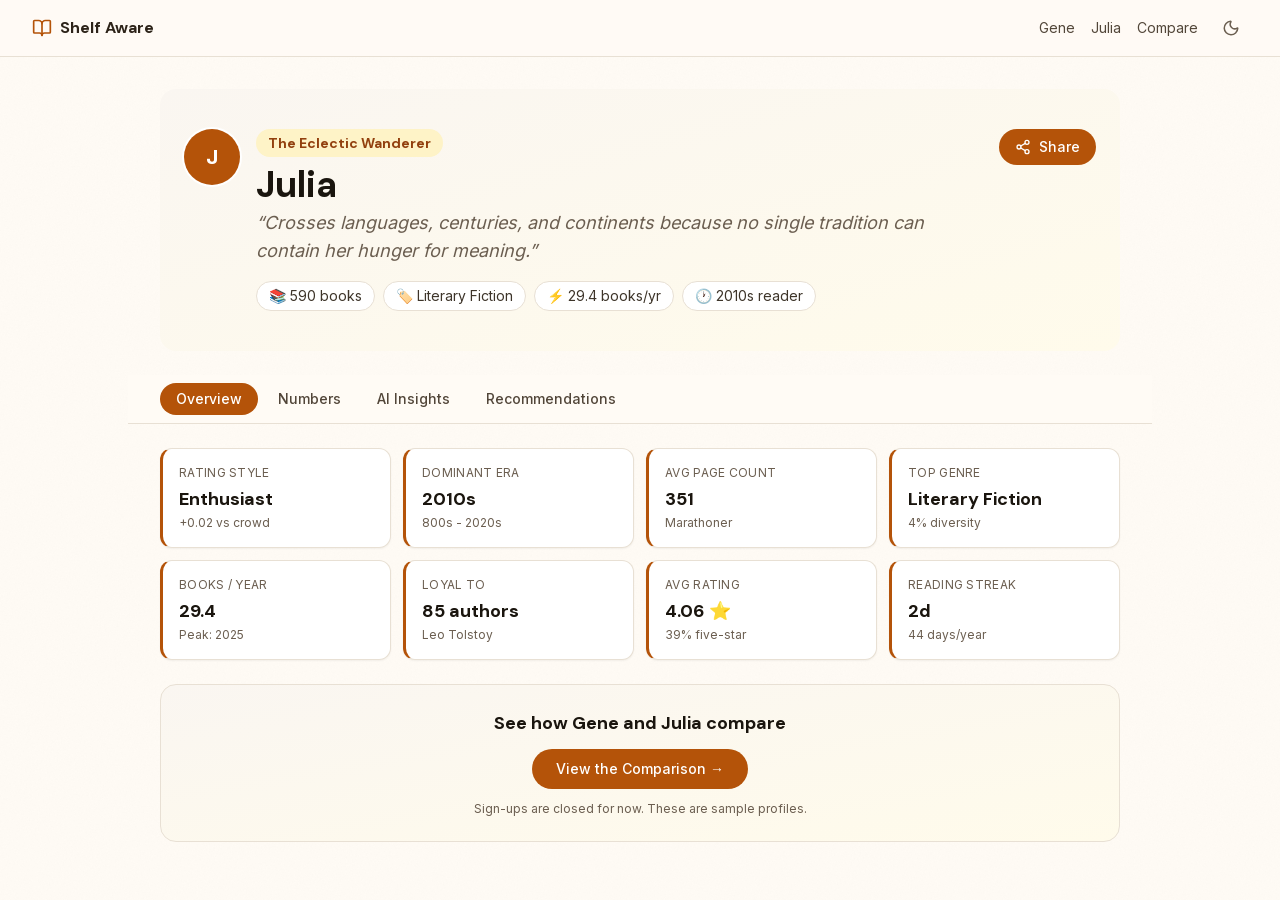
<file: u/b91a572b-aaf2-47b4-baeb-50f31e5ee662/index.html>
<!DOCTYPE html><html lang="en"><head><meta charSet="utf-8"/><meta name="viewport" content="width=device-width, initial-scale=1"/><link rel="preload" href="/_next/static/media/13971731025ec697-s.p.woff2" as="font" crossorigin="" type="font/woff2"/><link rel="preload" href="/_next/static/media/e4af272ccee01ff0-s.p.woff2" as="font" crossorigin="" type="font/woff2"/><link rel="preload" href="/_next/static/media/eaead17c7dbfcd5d-s.p.woff2" as="font" crossorigin="" type="font/woff2"/><link rel="stylesheet" href="/_next/static/css/4195d7108e171bdd.css" data-precedence="next"/><link rel="preload" as="script" fetchPriority="low" href="/_next/static/chunks/webpack-02996f90d4d63cd1.js"/><script src="/_next/static/chunks/4bd1b696-7788693ada0d9699.js" async=""></script><script src="/_next/static/chunks/517-c20adc14b8f0e23e.js" async=""></script><script src="/_next/static/chunks/main-app-7c9ba033748de2bd.js" async=""></script><script src="/_next/static/chunks/173-6450b0e391bb4d09.js" async=""></script><script src="/_next/static/chunks/826-62ac92d37c9f1fb9.js" async=""></script><script src="/_next/static/chunks/app/layout.showcase-2aa91629aec12a63.js" async=""></script><script src="/_next/static/chunks/ca377847-f3f6c2c0cbd4b55e.js" async=""></script><script src="/_next/static/chunks/813-b1143ef10de65c02.js" async=""></script><script src="/_next/static/chunks/app/u/%5BuserSlug%5D/page.showcase-870c0ad1d239c2bc.js" async=""></script><meta name="next-size-adjust" content=""/><title>Julia&#x27;s Literary DNA | Shelf Aware</title><meta name="description" content="This reader possesses a rare combination of deep literary seriousness and voracious emotional appetite. She moves fluidly between Russian classics read in "/><meta property="og:title" content="Julia is &quot;The Eclectic Wanderer&quot; | Shelf Aware"/><meta property="og:description" content="This reader possesses a rare combination of deep literary seriousness and voracious emotional appetite. She moves fluidly between Russian classics read in "/><meta property="og:image" content="https://shelfaware.live/og/julia-b91a572b-aaf2-47b4-baeb-50f31e5ee662.png"/><meta property="og:image:width" content="1200"/><meta property="og:image:height" content="630"/><meta name="twitter:card" content="summary_large_image"/><meta name="twitter:title" content="Julia is &quot;The Eclectic Wanderer&quot;"/><meta name="twitter:description" content="This reader possesses a rare combination of deep literary seriousness and voracious emotional appetite. She moves fluidly between Russian classics read in "/><meta name="twitter:image" content="https://shelfaware.live/og/julia-b91a572b-aaf2-47b4-baeb-50f31e5ee662.png"/><meta name="twitter:image:width" content="1200"/><meta name="twitter:image:height" content="630"/><link rel="icon" href="/icon.svg?523a5647c9d3abca" type="image/svg+xml" sizes="any"/><script>
            try {
              const dark = localStorage.getItem('shelf-aware-dark') === '1';
              if (dark) document.documentElement.classList.add('dark');
            } catch(e) {}
          </script><script src="/_next/static/chunks/polyfills-42372ed130431b0a.js" noModule=""></script></head><body class="__variable_d9d98a __variable_d8ebd1 __variable_4161cd font-body bg-cream dark:bg-warm-900 text-warm-800 dark:text-warm-100 antialiased"><nav class="sticky top-0 z-50 border-b border-warm-200 dark:border-warm-700 bg-cream/80 dark:bg-warm-900/80 backdrop-blur-md"><div class="max-w-7xl mx-auto px-4 sm:px-6 lg:px-8 h-14 flex items-center justify-between gap-4"><a class="flex items-center gap-2 font-display font-bold text-warm-800 dark:text-warm-100 flex-shrink-0" href="/"><svg xmlns="http://www.w3.org/2000/svg" width="20" height="20" viewBox="0 0 24 24" fill="none" stroke="currentColor" stroke-width="2" stroke-linecap="round" stroke-linejoin="round" class="lucide lucide-book-open text-accent" aria-hidden="true"><path d="M12 7v14"></path><path d="M3 18a1 1 0 0 1-1-1V4a1 1 0 0 1 1-1h5a4 4 0 0 1 4 4 4 4 0 0 1 4-4h5a1 1 0 0 1 1 1v13a1 1 0 0 1-1 1h-6a3 3 0 0 0-3 3 3 3 0 0 0-3-3z"></path></svg><span>Shelf Aware</span></a><div class="flex items-center gap-4 overflow-x-auto scrollbar-hide"><a class="text-sm text-warm-600 dark:text-warm-300 hover:text-accent transition-colors whitespace-nowrap" href="/u/gene-hong-76806eae-9727-45bc-a619-92a8d1ce4b04/">Gene</a><a class="text-sm text-warm-600 dark:text-warm-300 hover:text-accent transition-colors whitespace-nowrap" href="/u/julia-b91a572b-aaf2-47b4-baeb-50f31e5ee662/">Julia</a><a class="text-sm text-warm-600 dark:text-warm-300 hover:text-accent transition-colors whitespace-nowrap" href="/compare/b91a572b-aaf2-47b4-baeb-50f31e5ee662/76806eae-9727-45bc-a619-92a8d1ce4b04/">Compare</a><button aria-label="Toggle dark mode" class="p-2 rounded-full hover:bg-warm-100 dark:hover:bg-warm-800 transition-colors"><svg xmlns="http://www.w3.org/2000/svg" width="18" height="18" viewBox="0 0 24 24" fill="none" stroke="currentColor" stroke-width="2" stroke-linecap="round" stroke-linejoin="round" class="lucide lucide-moon text-warm-500" aria-hidden="true"><path d="M20.985 12.486a9 9 0 1 1-9.473-9.472c.405-.022.617.46.402.803a6 6 0 0 0 8.268 8.268c.344-.215.825-.004.803.401"></path></svg></button></div></div></nav><main class="animate-pageIn"><div class="max-w-5xl mx-auto px-4 sm:px-6 lg:px-8 py-8 space-y-6"><div class="flex items-start justify-between"><div class="flex-1"><div class="relative py-10 px-6"><div class="absolute inset-0 bg-gradient-to-br from-warm-50 to-amber-50 dark:from-warm-900 dark:to-warm-800 rounded-2xl -z-10"></div><div class="flex flex-col sm:flex-row sm:items-start gap-4"><div class="flex-shrink-0"><div class="w-14 h-14 rounded-full bg-accent text-white flex items-center justify-center text-xl font-bold ring-2 ring-white dark:ring-warm-700 shadow-sm">J</div></div><div class="flex-1"><div class="flex items-center gap-2 mb-2"><span class="inline-flex items-center rounded-full bg-amber-100 text-amber-800 dark:bg-amber-900/30 dark:text-amber-300 font-display font-bold text-sm px-3 py-1">The Eclectic Wanderer</span></div><h1 class="font-display text-3xl sm:text-4xl font-bold text-warm-900 dark:text-warm-50 mb-1">Julia</h1><p class="text-warm-500 dark:text-warm-400 italic text-lg mb-4">“<!-- -->Crosses languages, centuries, and continents because no single tradition can contain her hunger for meaning.<!-- -->”</p><div class="flex flex-wrap gap-2 mt-3"><span class="text-sm bg-white dark:bg-warm-700 border border-warm-200 dark:border-warm-600 rounded-full px-3 py-1 text-warm-700 dark:text-warm-200">📚 <!-- -->590<!-- --> books</span><span class="text-sm bg-white dark:bg-warm-700 border border-warm-200 dark:border-warm-600 rounded-full px-3 py-1 text-warm-700 dark:text-warm-200">🏷️ <!-- -->Literary Fiction</span><span class="text-sm bg-white dark:bg-warm-700 border border-warm-200 dark:border-warm-600 rounded-full px-3 py-1 text-warm-700 dark:text-warm-200">⚡ <!-- -->29.4<!-- --> books/yr</span><span class="text-sm bg-white dark:bg-warm-700 border border-warm-200 dark:border-warm-600 rounded-full px-3 py-1 text-warm-700 dark:text-warm-200">🕐 <!-- -->2010s<!-- --> reader</span></div></div><button class="flex items-center gap-2 px-4 py-2 bg-accent text-white rounded-full text-sm font-medium hover:bg-amber-700 transition-colors self-start"><svg xmlns="http://www.w3.org/2000/svg" width="16" height="16" viewBox="0 0 24 24" fill="none" stroke="currentColor" stroke-width="2" stroke-linecap="round" stroke-linejoin="round" class="lucide lucide-share2 lucide-share-2" aria-hidden="true"><circle cx="18" cy="5" r="3"></circle><circle cx="6" cy="12" r="3"></circle><circle cx="18" cy="19" r="3"></circle><line x1="8.59" x2="15.42" y1="13.51" y2="17.49"></line><line x1="15.41" x2="8.59" y1="6.51" y2="10.49"></line></svg>Share</button></div></div></div></div><div class="sticky top-0 z-20 bg-cream/90 dark:bg-warm-900/90 backdrop-blur-sm border-b border-warm-200 dark:border-warm-700 -mx-4 sm:-mx-6 lg:-mx-8 px-4 sm:px-6 lg:px-8"><div class="flex gap-1 overflow-x-auto scrollbar-hide py-2"><button class="whitespace-nowrap px-4 py-1.5 rounded-full text-sm font-medium transition-colors bg-accent text-white">Overview</button><button class="whitespace-nowrap px-4 py-1.5 rounded-full text-sm font-medium transition-colors text-warm-600 dark:text-warm-400 hover:bg-warm-100 dark:hover:bg-warm-800">Numbers</button><button class="whitespace-nowrap px-4 py-1.5 rounded-full text-sm font-medium transition-colors text-warm-600 dark:text-warm-400 hover:bg-warm-100 dark:hover:bg-warm-800">AI Insights</button><button class="whitespace-nowrap px-4 py-1.5 rounded-full text-sm font-medium transition-colors text-warm-600 dark:text-warm-400 hover:bg-warm-100 dark:hover:bg-warm-800">Recommendations</button></div></div><div class="space-y-6"><div class="grid grid-cols-2 sm:grid-cols-4 gap-3"><div class="rounded-xl border border-warm-200 dark:border-warm-700 bg-white dark:bg-warm-800 shadow-sm p-4 accent-left-amber"><div class="text-xs text-warm-500 dark:text-warm-400 uppercase tracking-wide mb-1">Rating Style</div><div class="font-display font-bold text-lg text-warm-900 dark:text-warm-50">Enthusiast</div><div class="text-xs text-warm-500 dark:text-warm-400 mt-0.5">+0.02 vs crowd</div></div><div class="rounded-xl border border-warm-200 dark:border-warm-700 bg-white dark:bg-warm-800 shadow-sm p-4 accent-left-amber"><div class="text-xs text-warm-500 dark:text-warm-400 uppercase tracking-wide mb-1">Dominant Era</div><div class="font-display font-bold text-lg text-warm-900 dark:text-warm-50">2010s</div><div class="text-xs text-warm-500 dark:text-warm-400 mt-0.5">800s - 2020s</div></div><div class="rounded-xl border border-warm-200 dark:border-warm-700 bg-white dark:bg-warm-800 shadow-sm p-4 accent-left-amber"><div class="text-xs text-warm-500 dark:text-warm-400 uppercase tracking-wide mb-1">Avg Page Count</div><div class="font-display font-bold text-lg text-warm-900 dark:text-warm-50">351</div><div class="text-xs text-warm-500 dark:text-warm-400 mt-0.5">Marathoner</div></div><div class="rounded-xl border border-warm-200 dark:border-warm-700 bg-white dark:bg-warm-800 shadow-sm p-4 accent-left-amber"><div class="text-xs text-warm-500 dark:text-warm-400 uppercase tracking-wide mb-1">Top Genre</div><div class="font-display font-bold text-lg text-warm-900 dark:text-warm-50">Literary Fiction</div><div class="text-xs text-warm-500 dark:text-warm-400 mt-0.5">4% diversity</div></div><div class="rounded-xl border border-warm-200 dark:border-warm-700 bg-white dark:bg-warm-800 shadow-sm p-4 accent-left-amber"><div class="text-xs text-warm-500 dark:text-warm-400 uppercase tracking-wide mb-1">Books / Year</div><div class="font-display font-bold text-lg text-warm-900 dark:text-warm-50">29.4</div><div class="text-xs text-warm-500 dark:text-warm-400 mt-0.5">Peak: 2025</div></div><div class="rounded-xl border border-warm-200 dark:border-warm-700 bg-white dark:bg-warm-800 shadow-sm p-4 accent-left-amber"><div class="text-xs text-warm-500 dark:text-warm-400 uppercase tracking-wide mb-1">Loyal To</div><div class="font-display font-bold text-lg text-warm-900 dark:text-warm-50">85 authors</div><div class="text-xs text-warm-500 dark:text-warm-400 mt-0.5">Leo Tolstoy</div></div><div class="rounded-xl border border-warm-200 dark:border-warm-700 bg-white dark:bg-warm-800 shadow-sm p-4 accent-left-amber"><div class="text-xs text-warm-500 dark:text-warm-400 uppercase tracking-wide mb-1">Avg Rating</div><div class="font-display font-bold text-lg text-warm-900 dark:text-warm-50">4.06 ⭐</div><div class="text-xs text-warm-500 dark:text-warm-400 mt-0.5">39% five-star</div></div><div class="rounded-xl border border-warm-200 dark:border-warm-700 bg-white dark:bg-warm-800 shadow-sm p-4 accent-left-amber"><div class="text-xs text-warm-500 dark:text-warm-400 uppercase tracking-wide mb-1">Reading Streak</div><div class="font-display font-bold text-lg text-warm-900 dark:text-warm-50">2d</div><div class="text-xs text-warm-500 dark:text-warm-400 mt-0.5">44 days/year</div></div></div></div><div class="rounded-2xl bg-gradient-to-br from-warm-50 to-amber-50 dark:from-warm-900 dark:to-warm-800 p-6 text-center border border-warm-200 dark:border-warm-700 space-y-3"><h3 class="font-display font-bold text-lg text-warm-900 dark:text-warm-50">See how <!-- -->Gene and Julia<!-- --> compare</h3><a class="inline-block px-6 py-2.5 bg-accent text-white rounded-full font-medium text-sm hover:bg-amber-700 transition-colors" href="/compare/b91a572b-aaf2-47b4-baeb-50f31e5ee662/76806eae-9727-45bc-a619-92a8d1ce4b04/">View the Comparison →</a><p class="text-xs text-warm-500 dark:text-warm-400">Sign-ups are closed for now. These are sample profiles.</p></div></div></main><script src="/_next/static/chunks/webpack-02996f90d4d63cd1.js" async=""></script><script>(self.__next_f=self.__next_f||[]).push([0])</script><script>self.__next_f.push([1,"1:\"$Sreact.fragment\"\n2:I[2208,[\"173\",\"static/chunks/173-6450b0e391bb4d09.js\",\"826\",\"static/chunks/826-62ac92d37c9f1fb9.js\",\"210\",\"static/chunks/app/layout.showcase-2aa91629aec12a63.js\"],\"ShowcaseShell\"]\n3:I[5244,[],\"\"]\n4:I[3866,[],\"\"]\n6:I[6213,[],\"OutletBoundary\"]\n8:I[6213,[],\"MetadataBoundary\"]\na:I[6213,[],\"ViewportBoundary\"]\nc:I[4835,[],\"\"]\n:HL[\"/_next/static/media/13971731025ec697-s.p.woff2\",\"font\",{\"crossOrigin\":\"\",\"type\":\"font/woff2\"}]\n:HL[\"/_next/static/media/e4af272ccee01ff0-s.p.woff2\",\"font\",{\"crossOrigin\":\"\",\"type\":\"font/woff2\"}]\n:HL[\"/_next/static/media/eaead17c7dbfcd5d-s.p.woff2\",\"font\",{\"crossOrigin\":\"\",\"type\":\"font/woff2\"}]\n:HL[\"/_next/static/css/4195d7108e171bdd.css\",\"style\"]\n"])</script><script>self.__next_f.push([1,"0:{\"P\":null,\"b\":\"RlziiJAZpnqMW6qaIpFbw\",\"p\":\"\",\"c\":[\"\",\"u\",\"b91a572b-aaf2-47b4-baeb-50f31e5ee662\",\"\"],\"i\":false,\"f\":[[[\"\",{\"children\":[\"u\",{\"children\":[[\"userSlug\",\"b91a572b-aaf2-47b4-baeb-50f31e5ee662\",\"d\"],{\"children\":[\"__PAGE__\",{}]}]}]},\"$undefined\",\"$undefined\",true],[\"\",[\"$\",\"$1\",\"c\",{\"children\":[[[\"$\",\"link\",\"0\",{\"rel\":\"stylesheet\",\"href\":\"/_next/static/css/4195d7108e171bdd.css\",\"precedence\":\"next\",\"crossOrigin\":\"$undefined\",\"nonce\":\"$undefined\"}]],[\"$\",\"html\",null,{\"lang\":\"en\",\"suppressHydrationWarning\":true,\"children\":[[\"$\",\"head\",null,{\"children\":[\"$\",\"script\",null,{\"dangerouslySetInnerHTML\":{\"__html\":\"\\n            try {\\n              const dark = localStorage.getItem('shelf-aware-dark') === '1';\\n              if (dark) document.documentElement.classList.add('dark');\\n            } catch(e) {}\\n          \"}}]}],[\"$\",\"body\",null,{\"className\":\"__variable_d9d98a __variable_d8ebd1 __variable_4161cd font-body bg-cream dark:bg-warm-900 text-warm-800 dark:text-warm-100 antialiased\",\"children\":[\"$\",\"$L2\",null,{\"links\":[{\"href\":\"/u/gene-hong-76806eae-9727-45bc-a619-92a8d1ce4b04/\",\"label\":\"Gene\"},{\"href\":\"/u/julia-b91a572b-aaf2-47b4-baeb-50f31e5ee662/\",\"label\":\"Julia\"}],\"children\":[\"$\",\"$L3\",null,{\"parallelRouterKey\":\"children\",\"segmentPath\":[\"children\"],\"error\":\"$undefined\",\"errorStyles\":\"$undefined\",\"errorScripts\":\"$undefined\",\"template\":[\"$\",\"$L4\",null,{}],\"templateStyles\":\"$undefined\",\"templateScripts\":\"$undefined\",\"notFound\":[[],[[\"$\",\"title\",null,{\"children\":\"404: This page could not be found.\"}],[\"$\",\"div\",null,{\"style\":{\"fontFamily\":\"system-ui,\\\"Segoe UI\\\",Roboto,Helvetica,Arial,sans-serif,\\\"Apple Color Emoji\\\",\\\"Segoe UI Emoji\\\"\",\"height\":\"100vh\",\"textAlign\":\"center\",\"display\":\"flex\",\"flexDirection\":\"column\",\"alignItems\":\"center\",\"justifyContent\":\"center\"},\"children\":[\"$\",\"div\",null,{\"children\":[[\"$\",\"style\",null,{\"dangerouslySetInnerHTML\":{\"__html\":\"body{color:#000;background:#fff;margin:0}.next-error-h1{border-right:1px solid rgba(0,0,0,.3)}@media (prefers-color-scheme:dark){body{color:#fff;background:#000}.next-error-h1{border-right:1px solid rgba(255,255,255,.3)}}\"}}],[\"$\",\"h1\",null,{\"className\":\"next-error-h1\",\"style\":{\"display\":\"inline-block\",\"margin\":\"0 20px 0 0\",\"padding\":\"0 23px 0 0\",\"fontSize\":24,\"fontWeight\":500,\"verticalAlign\":\"top\",\"lineHeight\":\"49px\"},\"children\":404}],[\"$\",\"div\",null,{\"style\":{\"display\":\"inline-block\"},\"children\":[\"$\",\"h2\",null,{\"style\":{\"fontSize\":14,\"fontWeight\":400,\"lineHeight\":\"49px\",\"margin\":0},\"children\":\"This page could not be found.\"}]}]]}]}]]],\"forbidden\":\"$undefined\",\"unauthorized\":\"$undefined\"}]}]}]]}]]}],{\"children\":[\"u\",[\"$\",\"$1\",\"c\",{\"children\":[null,[\"$\",\"$L3\",null,{\"parallelRouterKey\":\"children\",\"segmentPath\":[\"children\",\"u\",\"children\"],\"error\":\"$undefined\",\"errorStyles\":\"$undefined\",\"errorScripts\":\"$undefined\",\"template\":[\"$\",\"$L4\",null,{}],\"templateStyles\":\"$undefined\",\"templateScripts\":\"$undefined\",\"notFound\":\"$undefined\",\"forbidden\":\"$undefined\",\"unauthorized\":\"$undefined\"}]]}],{\"children\":[[\"userSlug\",\"b91a572b-aaf2-47b4-baeb-50f31e5ee662\",\"d\"],[\"$\",\"$1\",\"c\",{\"children\":[null,[\"$\",\"$L3\",null,{\"parallelRouterKey\":\"children\",\"segmentPath\":[\"children\",\"u\",\"children\",\"$0:f:0:1:2:children:2:children:0\",\"children\"],\"error\":\"$undefined\",\"errorStyles\":\"$undefined\",\"errorScripts\":\"$undefined\",\"template\":[\"$\",\"$L4\",null,{}],\"templateStyles\":\"$undefined\",\"templateScripts\":\"$undefined\",\"notFound\":\"$undefined\",\"forbidden\":\"$undefined\",\"unauthorized\":\"$undefined\"}]]}],{\"children\":[\"__PAGE__\",[\"$\",\"$1\",\"c\",{\"children\":[\"$L5\",null,[\"$\",\"$L6\",null,{\"children\":\"$L7\"}]]}],{},null,false]},null,false]},null,false]},null,false],[\"$\",\"$1\",\"h\",{\"children\":[null,[\"$\",\"$1\",\"PEp4v3N3kXqR8VWBhkKqg\",{\"children\":[[\"$\",\"$L8\",null,{\"children\":\"$L9\"}],[\"$\",\"$La\",null,{\"children\":\"$Lb\"}],[\"$\",\"meta\",null,{\"name\":\"next-size-adjust\",\"content\":\"\"}]]}]]}],false]],\"m\":\"$undefined\",\"G\":[\"$c\",\"$undefined\"],\"s\":false,\"S\":true}\n"])</script><script>self.__next_f.push([1,"d:I[9421,[\"647\",\"static/chunks/ca377847-f3f6c2c0cbd4b55e.js\",\"173\",\"static/chunks/173-6450b0e391bb4d09.js\",\"826\",\"static/chunks/826-62ac92d37c9f1fb9.js\",\"813\",\"static/chunks/813-b1143ef10de65c02.js\",\"884\",\"static/chunks/app/u/%5BuserSlug%5D/page.showcase-870c0ad1d239c2bc.js\"],\"ProfilePageClient\"]\ne:T813,"])</script><script>self.__next_f.push([1,"You have read 14 Leo Tolstoy works — including the most obscure minor pieces like Kholstomer (a horse's internal monologue), Семейное счастие, and Три смерти — many of them in the original Russian, with Cyrillic titles on your Goodreads shelf as evidence. This is not the behavior of a casual Russophile who picked up Anna Karenina at an airport. This is the behavior of someone who read Elif Batuman's The Possessed: Adventures With Russian Books and immediately thought, \"same.\" You have given five stars to both War and Peace and the Gogol short story Нос (The Nose), suggesting your inner critic has the range of a symphony conductor who also moonlights judging hot dog eating contests. The obsession has depth: you read Secondhand Time, The Future Is History, The Diary of Lena Mukhina, and enough Akhmatova to make a Soviet-era censor weep.\n\nAnd yet: sandwiched between your nineteenth-century Russian literature binges, you burned through all 13 Sarah J. Maas novels (both Throne of Glass and ACOTAR series in full) and gave not one of them a single star rating. Not one review. Zero words. You devoured them like contraband. This is a woman who will write 200 words analyzing Sally Rooney's romanticization of eating disorders but cannot bring herself to publicly acknowledge that she spent March 2025 reading fae erotica. The shelf is essentially a confession booth where you light candles for Tolstoy and hide the Maas in your coat.\n\nThe finishing touch is the Wall Street subplot. Liar's Poker (5 stars, noting you've 'been on trading desks'), Going Infinite (5 stars, couldn't put it down), The Big Short (4 stars), Careless People about Facebook's implosion (5 stars, 'scary stuff!!'). You are a finance-adjacent person with a Tolstoy addiction and a secret fae romance habit, which is exactly the kind of person who would read The Possessed — Elif Batuman's memoir about being absurdly over-invested in Russian literature at Stanford — and describe it simply as 'I loved this book, just like I've loved all of Elif's.'"])</script><script>self.__next_f.push([1,"f:T49e,The most eclectic and uninhibited era yet. Sarah J. Maas is consumed in two massive binges -- the entire A Court of Thorns and Roses series in March-April and the Throne of Glass series shortly after -- a return to the fantasy-series devouring of youth, but now as a conscious adult pleasure. Michael Lewis's financial trilogy is completed (Big Short, Liar's Poker, both highly rated). Tech-and-power memoirs dominate nonfiction: Bill Gates's Source Code (rated 5), Careless People on Meta (rated 5), Ina Garten's memoir. Stefan Zweig's The World of Yesterday (rated 5) bridges the literary and the historical. Ali Hazelwood's paranormal romance novels appear without apology alongside Madame Bovary (rated 5) and The Count of Monte Cristo (rated 5). Sally Rooney is read twice. Kaveh Akbar's Martyr! earns 5 stars, signaling continued engagement with cutting-edge literary fiction. Travel guides for Spain, Andalucia, and Austria suggest upcoming European journeys. This reader has fully shed any pretension about what counts as worthy reading -- they move fluidly between 19th-century French masterworks, fantasy romance, Silicon Valley exposes, and contemporary literary fiction.10:T556,The next phase will likely involve three threads converging. First, given the recent return to 19th-century classics (Monte Cristo, Wuthering Heights, Madame Bovary) and the lifelong love of Russian literature, expect a deep dive into Balzac, Stendhal, or a re-engagement with Dostoevsky's major novels (The Brothers Karamazov and The Idiot are conspicuously absent). Second, the travel-guide pattern (Spain, Andalucia, Austria in 2025) strongly predicts a post-travel reading binge -- Spanish-language literature is the obvious gap, so expect Borges, Bolano, Javier Marias, or contemporary Spanish fiction to arrive soon. Third, the reader's growing appetite for power-and-systems nonfiction (Michael Lewis, Careless People, Source Code) combined with an attraction to morally complex narratives suggests they are primed for writers like Robert Caro "])</script><script>self.__next_f.push([1,"(The Power Broker), or narrative histories of technology and finance. The wildcard: having burned through Sarah J. Maas, they may discover the romantasy authors adjacent to her -- Rebecca Yarros's Fourth Wing series or Jennifer L. Armentrout -- and consume them just as voraciously. The most confident prediction is that whatever comes next will be read in large quantities, in series when possible, and with the same mix of intellectual ambition and unapologetic pleasure that defines this reader's entire history.11:T5cb,This is the arc of a genuinely literary mind that began in the fertile soil of YA fantasy series and school classics, then undertook a deliberate and passionate self-education in world literature -- Russian, Scandinavian, Latin American, ancient Greek. The reader is bilingual in Russian and reads Tolstoy, Chekhov, Gogol, and Dostoevsky in the original. Poetry is not decoration but a recurring need (Akhmatova, Heaney, Szymborska, Sodergran, Gluck, Frost, Tsvetaeva). Joan Didion and Elena Ferrante are the two most important author-relationships in the collection -- writers who anatomize female consciousness, memory, and the stories we tell ourselves. A strong thread of nonfiction runs throughout, evolving from war memoirs to financial narratives to Silicon Valley exposes, always focused on people operating at extremes. The most striking feature of the trajectory is the reader's increasing freedom: early phases show a reader proving something to themselves through ambitious classics, while later phases show someone who has earned the confidence to read Ali Hazelwood's paranormal romance on Tuesday and Flaubert's Madame Bovary on Thursday, giving both their full attention. The series-completionist impulse never left -- it simply evolved from Percy Jackson to the Neapolitan Quartet to Michael Lewis's financial trilogy. This is a reader whose taste has not narrowed with sophistication but widened, becoming more generous, more curious, and more honestly pleasurable."])</script><script>self.__next_f.push([1,"5:[\"$\",\"$Ld\",null,{\"user\":{\"id\":\"b91a572b-aaf2-47b4-baeb-50f31e5ee662\",\"email\":\"\",\"display_name\":\"Julia\",\"avatar_url\":null,\"goodreads_user_id\":\"56315342\",\"import_status\":\"ready\",\"created_at\":\"2026-02-28T07:21:30.968543Z\"},\"stats\":{\"user_id\":\"b91a572b-aaf2-47b4-baeb-50f31e5ee662\",\"hater_hype\":{\"label\":\"Enthusiast\",\"mean_diff\":0.0237,\"chart_data\":{\"labels\":[\"\u003c -1\",\"-1 to -.5\",\"-.5 to 0\",\"0 to +.5\",\"+.5 to +1\",\"\u003e +1\"],\"values\":[32,38,56,39,73,32]},\"total_rated\":270},\"reading_eras\":{\"era_range\":\"800s - 2020s\",\"chart_data\":{\"labels\":[\"800s\",\"1000s\",\"1270s\",\"1320s\",\"1590s\",\"1600s\",\"1620s\",\"1660s\",\"1710s\",\"1750s\",\"1790s\",\"1810s\",\"1830s\",\"1840s\",\"1850s\",\"1860s\",\"1870s\",\"1880s\",\"1890s\",\"1900s\",\"1910s\",\"1920s\",\"1930s\",\"1940s\",\"1950s\",\"1960s\",\"1970s\",\"1980s\",\"1990s\",\"2000s\",\"2010s\",\"2020s\"],\"values\":[1,1,1,1,2,3,2,1,1,1,2,3,7,8,7,5,3,14,6,2,2,11,9,13,32,26,15,14,46,112,154,62]},\"dominant_era\":\"2010s\"},\"attention_span\":{\"label\":\"Marathoner\",\"avg_pages\":351.05,\"chart_data\":{\"labels\":[\"0-100\",\"101-200\",\"201-300\",\"301-400\",\"401-500\",\"501-700\",\"700+\"],\"values\":[53,72,103,192,75,67,28]},\"median_pages\":337},\"genre_radar\":{\"top_genre\":\"Literary Fiction\",\"chart_data\":{\"labels\":[\"Literary Fiction\",\"Young Adult\",\"Fantasy\",\"Classics\",\"Historical Fiction\",\"Biography/Memoir\",\"Science Fiction\",\"Romance\"],\"values\":[236,166,97,96,94,62,57,49]},\"genre_counts\":{\"Humor\":12,\"Essays\":22,\"Horror\":4,\"Poetry\":32,\"Travel\":18,\"Fantasy\":97,\"History\":17,\"Romance\":49,\"Classics\":96,\"Self-Help\":3,\"Art/Design\":1,\"Philosophy\":13,\"Psychology\":5,\"True Crime\":4,\"Young Adult\":166,\"Graphic Novel\":2,\"Science/Nature\":2,\"Science Fiction\":57,\"Biography/Memoir\":62,\"Literary Fiction\":236,\"Mystery/Thriller\":37,\"Business/Economics\":6,\"Historical Fiction\":94,\"Religion/Spirituality\":2,\"Politics/Social Science\":9},\"diversity_score\":0.0424},\"reading_pace\":{\"peak_year\":2025,\"chart_data\":{\"labels\":[\"2017-11\",\"2017-12\",\"2018-01\",\"2018-02\",\"2018-03\",\"2018-04\",\"2018-05\",\"2018-06\",\"2018-07\",\"2018-08\",\"2018-12\",\"2019-01\",\"2019-02\",\"2019-03\",\"2019-04\",\"2019-05\",\"2019-06\",\"2019-07\",\"2019-08\",\"2019-10\",\"2019-11\",\"2019-12\",\"2020-02\",\"2020-03\",\"2020-04\",\"2020-05\",\"2020-06\",\"2020-08\",\"2020-09\",\"2020-10\",\"2020-11\",\"2020-12\",\"2021-01\",\"2021-02\",\"2021-03\",\"2021-04\",\"2021-05\",\"2021-07\",\"2021-08\",\"2021-09\",\"2021-10\",\"2021-11\",\"2021-12\",\"2022-01\",\"2022-02\",\"2022-03\",\"2022-04\",\"2022-05\",\"2022-06\",\"2022-07\",\"2022-08\",\"2022-09\",\"2022-10\",\"2022-11\",\"2023-02\",\"2023-03\",\"2023-04\",\"2023-06\",\"2023-07\",\"2023-08\",\"2023-09\",\"2023-10\",\"2023-11\",\"2023-12\",\"2024-01\",\"2024-02\",\"2024-03\",\"2024-04\",\"2024-05\",\"2024-06\",\"2024-07\",\"2024-08\",\"2024-09\",\"2024-10\",\"2024-11\",\"2024-12\",\"2025-01\",\"2025-02\",\"2025-03\",\"2025-04\",\"2025-05\",\"2025-06\",\"2025-07\",\"2025-08\",\"2025-09\",\"2025-10\",\"2025-11\",\"2025-12\",\"2026-01\",\"2026-02\"],\"values\":[3,3,7,6,8,4,3,3,6,6,2,2,3,1,1,1,1,2,2,1,3,2,2,2,11,3,1,2,2,2,1,4,1,2,6,4,4,1,2,3,1,3,1,3,1,4,4,4,1,4,5,3,2,2,2,8,7,4,10,2,4,5,1,1,4,5,3,4,4,4,1,4,2,2,4,3,2,2,6,5,3,5,4,6,1,2,6,3,1,3]},\"peak_month\":\"2020-04\",\"total_years\":10,\"books_per_year\":29.4,\"books_per_month\":3.27},\"author_loyalty\":{\"chart_data\":{\"labels\":[\"Leo Tolstoy\",\"Sarah J. Maas\",\"Rick Riordan\",\"Anthony Horowitz\",\"J.K. Rowling\",\"Roland Smith\",\"James  Patterson\",\"Lonely Planet\",\"William Shakespeare\",\"C.S. Lewis\"],\"values\":[14,13,13,10,9,8,8,7,7,7]},\"top_authors\":[{\"name\":\"Leo Tolstoy\",\"count\":14},{\"name\":\"Sarah J. Maas\",\"count\":13},{\"name\":\"Rick Riordan\",\"count\":13},{\"name\":\"Anthony Horowitz\",\"count\":10},{\"name\":\"J.K. Rowling\",\"count\":9},{\"name\":\"Roland Smith\",\"count\":8},{\"name\":\"James  Patterson\",\"count\":8},{\"name\":\"Lonely Planet\",\"count\":7},{\"name\":\"William Shakespeare\",\"count\":7},{\"name\":\"C.S. Lewis\",\"count\":7}],\"loyalty_score\":0.5424,\"repeat_author_count\":85},\"rating_distribution\":{\"median\":4,\"average\":4.06,\"chart_data\":{\"labels\":[\"1\",\"2\",\"3\",\"4\",\"5\"],\"values\":[2,14,56,92,106]},\"pct_5_star\":39.26,\"total_rated\":270},\"reading_heatmap\":{\"max_day\":\"2025-08-18\",\"streak_max\":2,\"daily_counts\":[{\"date\":\"2025-03-07\",\"count\":1},{\"date\":\"2025-03-14\",\"count\":1},{\"date\":\"2025-03-25\",\"count\":1},{\"date\":\"2025-03-26\",\"count\":1},{\"date\":\"2025-03-28\",\"count\":1},{\"date\":\"2025-03-30\",\"count\":1},{\"date\":\"2025-04-05\",\"count\":1},{\"date\":\"2025-04-06\",\"count\":1},{\"date\":\"2025-04-09\",\"count\":1},{\"date\":\"2025-04-21\",\"count\":1},{\"date\":\"2025-04-24\",\"count\":1},{\"date\":\"2025-05-18\",\"count\":1},{\"date\":\"2025-05-22\",\"count\":1},{\"date\":\"2025-05-30\",\"count\":1},{\"date\":\"2025-06-03\",\"count\":1},{\"date\":\"2025-06-06\",\"count\":1},{\"date\":\"2025-06-17\",\"count\":1},{\"date\":\"2025-06-23\",\"count\":1},{\"date\":\"2025-06-29\",\"count\":1},{\"date\":\"2025-07-02\",\"count\":1},{\"date\":\"2025-07-21\",\"count\":1},{\"date\":\"2025-07-26\",\"count\":1},{\"date\":\"2025-07-31\",\"count\":1},{\"date\":\"2025-08-02\",\"count\":1},{\"date\":\"2025-08-14\",\"count\":1},{\"date\":\"2025-08-18\",\"count\":2},{\"date\":\"2025-08-26\",\"count\":1},{\"date\":\"2025-08-28\",\"count\":1},{\"date\":\"2025-09-13\",\"count\":1},{\"date\":\"2025-10-02\",\"count\":1},{\"date\":\"2025-10-26\",\"count\":1},{\"date\":\"2025-11-08\",\"count\":1},{\"date\":\"2025-11-12\",\"count\":1},{\"date\":\"2025-11-23\",\"count\":1},{\"date\":\"2025-11-25\",\"count\":1},{\"date\":\"2025-11-29\",\"count\":1},{\"date\":\"2025-11-30\",\"count\":1},{\"date\":\"2025-12-08\",\"count\":1},{\"date\":\"2025-12-11\",\"count\":1},{\"date\":\"2025-12-18\",\"count\":1},{\"date\":\"2026-01-25\",\"count\":1},{\"date\":\"2026-02-06\",\"count\":1},{\"date\":\"2026-02-11\",\"count\":1},{\"date\":\"2026-02-22\",\"count\":1}],\"total_days_reading\":44},\"book_count_at_compute\":590,\"computed_at\":\"2026-02-28T10:10:08.668271Z\"},\"report1\":{\"status\":\"ready\",\"ai_psychological\":{\"traits\":[\"intensely curious and multilingual\",\"drawn to emotional extremity and obsessive love\",\"quietly rebellious with a classical foundation\",\"empathetic yet analytically sharp\",\"restless and cosmopolitan\"],\"values\":[\"intellectual depth\",\"emotional authenticity\",\"cultural immersion\",\"feminine resilience\",\"existential honesty\"],\"summary\":\"This reader possesses a rare combination of deep literary seriousness and voracious emotional appetite. She moves fluidly between Russian classics read in the original language, contemporary autofiction about desire and identity, feminist narratives of resilience, and nonfiction exposés of power — suggesting someone who processes the world through narrative and refuses to accept surface-level understanding of anything. Her consistent five-star ratings for poetry, existential philosophy, and stories of all-consuming love reveal a person who values intensity above comfort and seeks in books what she demands from life: that it be felt completely.\",\"archetype\":\"The Eclectic Wanderer\",\"searching_for\":\"A life that matches the emotional and intellectual intensity of the books she devours — she reads across languages, centuries, and continents because no single tradition can contain her hunger for meaning, and she returns again and again to stories of passionate love, women refusing to be diminished, and the tension between belonging somewhere and needing to see everything.\",\"archetype_tagline\":\"Crosses languages, centuries, and continents because no single tradition can contain her hunger for meaning.\"},\"ai_roast\":{\"roast\":\"$e\",\"one_liner\":\"This is the shelf of someone who reads Tolstoy in Russian on her lunch break and Sarah J. Maas under a pseudonym on her commute home — and has the Lonely Planet guides to prove she did both in Europe.\",\"stereotype\":\"The Goldman Sachs analyst who studied Russian literature at a prestigious university, has strong opinions about Nabokov's untranslatability, reads fae romance during flights to avoid colleagues, and considers Elif Batuman a personal role model.\",\"most_revealing_pattern\":\"Reading obscure minor Tolstoy works in the original Russian (Cyrillic titles on Goodreads: Холстомер, Крейцерова соната, Три смерти, etc.) while simultaneously devouring all 13 Sarah J. Maas novels without rating or reviewing a single one — the world's most elaborate literary alibi.\"},\"ai_vibe_check\":{\"summary\":\"Julia reads like someone trying to make sense of suffering — her own, history's, and everyone in between — and who occasionally needs a fae romance or a Michael Lewis takedown to come up for air. Hers is a bookshelf that takes itself seriously but has the good taste not to admit it all the time.\",\"playlist_vibe\":\"A playlist that opens with something achingly spare — early Cat Power or Fiona Apple — then drifts into moody European electronic (Moderat, Nils Frahm), surfaces briefly for an anthemic Sally Rooney-coded indie pop moment (Phoebe Bridgers, Mitski), then sinks back into late-night Chet Baker or Nina Simone. There would be a surprising Lana Del Rey stretch, a passage of classical piano for the Tolstoy hours, and one completely unironic Taylor Swift song near the end.\",\"primary_aesthetic\":\"Literary Melancholy with Intellectual Ambition — a reader drawn to books that ache with longing, moral weight, and the tragedy of living consciously. The canon of Joan Didion, Elena Ferrante, Cormac McCarthy, and the Russian masters (Tolstoy, Dostoevsky, Chekhov, Akhmatova) signals someone who wants literature to feel like a reckoning, not an escape.\",\"bookshelf_as_place\":\"A high-ceilinged apartment in a European city — Prague or Lisbon, most likely — with floor-to-ceiling shelves, a worn leather chair, and a small round table holding a half-drunk glass of wine and a dog-eared Ferrante novel. The Russian classics are arranged on one shelf like a private altar. Travel guides are stacked horizontally, spines cracked. There is a single candle, always lit. The window looks out onto a cobblestone street and rain.\",\"secondary_aesthetic\":\"Cosmopolitan Wanderer with a Soft Spot for Spectacle — the sprawling Lonely Planet collection (Rome, Paris, London, Amsterdam, Bruges, Spain, Austria) layered alongside pulpy indulgences (ACOTAR, Hunger Games, Sally Rooney) reveals a person who devours literary prestige but also unabashedly enjoys a page-turner on a flight. Finance thrillers (Michael Lewis trilogy, Liar's Poker, Careless People), war journalism (Clarissa Ward, Lynsey Addario), and political exposés add a streak of worldly, news-cycle engagement.\"},\"ai_red_green_flags\":{\"red_flags\":[{\"flag\":\"Romanticizes chaotic, emotionally destructive relationships\",\"evidence\":\"She gives 5 stars to books built around obsessive, self-destructive love: both Sally Rooney novels (Conversations with Friends, Beautiful World, Where Are You), Annie Ernaux's Simple Passion and Getting Lost (a woman consumed by an affair with a married man), André Aciman's Eight White Nights and Find Me (longing and emotional unavailability), and Madame Bovary — all books where the romantic ideal is intensity and suffering over stability. The pattern suggests she may confuse emotional turbulence with depth.\"},{\"flag\":\"Her ratings are driven by personal resonance rather than any consistent standard\",\"evidence\":\"She gives 5 stars to Find Me by Aciman (avg rating 3.19, widely considered a weak sequel), Eight White Nights (avg 3.35), Getting Lost by Ernaux (avg 3.44), and Either/Or by Batuman (avg 3.99) — all books where emotional identification seems to override critical judgment. Meanwhile she rates 3 or lower: Wuthering Heights (avg 3.9), The Covenant of Water (avg 4.41), On Earth We're Briefly Gorgeous (avg 4.07), Rules of Civility (avg 4.06).\"},{\"flag\":\"Maintains a secret life of mass-market fantasy consumption she likely downplays\",\"evidence\":\"Beneath a curated surface of Ferrante and Didion sits an enormous backlog of genre binge-reading: the entire Twilight saga, all 6 Mortal Instruments books, all 7 Sarah J. Maas Throne of Glass books plus 5 ACOTAR books, all 5 Percy Jackson books plus 5 Heroes of Olympus, all 8 Maximum Ride books, all 4 Divergent books, Game of Thrones through book 5, and the full Inheritance Cycle. Almost none of these have dates or ratings, suggesting she is aware they complicate the intellectual image she projects.\"}],\"green_flags\":[{\"flag\":\"Genuinely intellectually curious with remarkable range and depth\",\"evidence\":\"Her shelf spans Russian literature in the original Cyrillic (Gogol's Нос, Chekhov's Смерть чиновника, Leskov's Леди Макбет Мценского уезда), French originals (Queneau's Exercices de Style), canonical Western lit (Cormac McCarthy's full Border Trilogy, Dostoevsky, Homer, Dante, Milton), serious poetry (Louise Glück, Seamus Heaney, Wisława Szymborska, Anna Akhmatova, Marina Tsvetaeva), and rigorous nonfiction (The Looming Tower, The Gulag Archipelago, The Future Is History). This is not performative — she has clearly read deeply across traditions and languages.\"},{\"flag\":\"Loyal, committed, and sees things through to the end\",\"evidence\":\"She consistently finishes long multi-book series rather than abandoning them: all four Neapolitan Novels by Elena Ferrante (rated 5 stars each), the complete Throne of Glass series (7 books), the full ACOTAR series (5 books), the complete Inheritance Cycle, the Robert Harris Cicero trilogy, and Ford Madox Ford's Parade's End trilogy. Someone who finishes what they start — even when it takes months — brings that same follow-through to relationships.\"},{\"flag\":\"Emotionally reflective and not afraid of difficult, painful material\",\"evidence\":\"She gravitates toward books that demand emotional honesty: Tiny Beautiful Things by Cheryl Strayed, I'm Glad My Mom Died by Jennette McCurdy, The Unwinding of the Miracle by Julie Yip-Williams, Crying in H Mart by Michelle Zauner, Svetlana Alexievich's oral histories of Soviet suffering (Last Witnesses, Secondhand Time), and Annie Ernaux's unflinching memoirs of obsession and loss. She is not someone who looks away from hard truths.\"}]},\"ai_blind_spots\":{\"gaps\":[{\"area\":\"African Literature\",\"description\":\"Julia's list includes Chimamanda Ngozi Adichie and a handful of titles touching on Africa, but the vast and diverse tradition of African literature — from Francophone West Africa to East African fiction to South African writing — is almost entirely absent. A reader with her appetite for literary fiction and political memoir would find a rich vein here that she has not yet explored.\",\"recommendations\":[\"Things Fall Apart by Chinua Achebe\",\"Season of Migration to the North by Tayeb Salih\",\"The Famished Road by Ben Okri\"]},{\"area\":\"Latin American Literature Beyond the Canon\",\"description\":\"Julia has read One Hundred Years of Solitude and works by Isabel Allende, but Latin American literature extends far beyond magical realism. The rich traditions of Brazilian fiction, the Boom and post-Boom writers, and contemporary voices from Mexico, Argentina, and beyond are absent. Given her deep engagement with European literary traditions, this is a significant gap in her global literary map.\",\"recommendations\":[\"The Savage Detectives by Roberto Bolano\",\"Hopscotch by Julio Cortazar\",\"The Passion According to G.H. by Clarice Lispector\"]},{\"area\":\"Asian Literature Outside the Russian Tradition\",\"description\":\"Julia engages deeply with Russian literature and has read a handful of East Asian-American works (Joy Luck Club, Pachinko, Crying in H Mart), but literature from China, Japan, India, and South/Southeast Asia written by authors native to those traditions is nearly absent. She rated The Wind-Up Bird Chronicle only 2 stars and has not ventured further into Murakami or beyond. This is a large blind spot given the depth and variety available.\",\"recommendations\":[\"The Memory Police by Yoko Ogawa\",\"Dream of the Red Chamber by Cao Xueqin\",\"A Fine Balance by Rohinton Mistry\"]},{\"area\":\"Serious Long-Form Journalism and Political Nonfiction\",\"description\":\"Julia's nonfiction reading skews toward memoir, finance (Michael Lewis), and a few political titles (Looming Tower, Original Sin). She has almost no engagement with serious political philosophy, international affairs analysis, or long-form investigative journalism that moves beyond the personal narrative frame. Given her interest in global events — evidenced by her reading of war correspondents like Clarissa Ward and Lynsey Addario — this represents a gap in analytical depth.\",\"recommendations\":[\"The Origins of Totalitarianism by Hannah Arendt\",\"The Journalist and the Murderer by Janet Malcolm\",\"Say Nothing: A True Story of Murder and Memory in Northern Ireland by Patrick Radden Keefe\"]},{\"area\":\"Philosophy and the History of Ideas\",\"description\":\"Julia has Nietzsche on her list and some classical texts, but she has read very little in the way of philosophy, intellectual history, or the history of ideas more broadly. Her reading of Thus Spoke Zarathustra and The Gay Science suggests openness to philosophical texts, but the tradition from Plato through the Enlightenment to twentieth-century thinkers is almost entirely unrepresented. This is a notable gap for someone who reads widely across literature and history.\",\"recommendations\":[\"The Symposium by Plato\",\"Meditations by Marcus Aurelius\",\"The Human Condition by Hannah Arendt\"]}]},\"ai_reading_evolution\":{\"eras\":[{\"name\":\"The Foundation: YA Universes and Classroom Classics\",\"period\":\"Pre-2017 (childhood through early adulthood)\",\"description\":\"A voracious young reader consuming entire YA fantasy and dystopian series in rapid succession: Percy Jackson, Hunger Games, Divergent, Twilight, Harry Potter, Maximum Ride, Alex Rider, Mortal Instruments, Narnia, Inheritance Cycle, Game of Thrones. Alongside these, the full canon of American and British school-assigned literature appears -- To Kill a Mockingbird, The Great Gatsby, Pride and Prejudice, Romeo and Juliet, Hamlet, The Odyssey, Crime and Punishment, Fahrenheit 451. The reading appetite is enormous and indiscriminate in the best sense: Dr. Seuss sits next to Dostoevsky, Sarah J. Maas's Throne of Glass beside Paradise Lost. This is a reader being formed, building both a love of plot-driven series and a foundation in Western literary tradition.\"},{\"name\":\"The Literary Awakening: World Literature and the Borders of Language\",\"period\":\"2017-2018\",\"description\":\"A dramatic shift toward ambitious literary fiction and world literature signals the emergence of a serious, self-directed reader. Cormac McCarthy's Border Trilogy is consumed with evident passion (all rated 5 stars). Hemingway is explored across multiple novels. Russian literature enters powerfully -- Pushkin, Zamyatin, Solzhenitsyn's Gulag Archipelago. Ancient literature is revisited on its own terms (Medea rated 5, The Aeneid). Joan Didion appears for the first time with Reading Lolita in Tehran nearby -- both signaling an interest in literature as a lens for understanding political reality. Anna Akhmatova's complete poems are devoured. Garcia Marquez's One Hundred Years of Solitude and Amor Towles's A Gentleman in Moscow both earn top marks. This is the era of a reader discovering that literature can be a passport across borders, languages, and centuries.\"},{\"name\":\"The Poet's Interlude: Verse, Vonnegut, and Voices in Translation\",\"period\":\"2019-2020\",\"description\":\"Poetry becomes a consuming passion: Robert Frost's collected poems, Allen Ginsberg's Howl, City Lights Pocket Poets, Garcia Lorca's Poet in New York, Marina Tsvetaeva, and the creation of a personal verse anthology. Simultaneously, Tolstoy takes over -- War and Peace (rated 5) and Anna Karenina (rated 5) anchor a deep dive into Russian-language texts read in Russian, including shorter Tolstoy works, Chekhov, and Baranskaya. Kurt Vonnegut provides darkly comic counterpoint (Mother Night rated 5). The 2020 pandemic is visible in a burst of contemporary fiction -- Normal People, Where the Crawdads Sing, Pachinko -- read in rapid succession during what were likely lockdown months. The reader is bilingual in Russian and gravitating toward emotionally intense, philosophically rich works that grapple with suffering, meaning, and the passage of time.\"},{\"name\":\"The Nordic-Slavic Deep Dive: Epics, Ferrante, and the Literature of Endurance\",\"period\":\"2021-2022\",\"description\":\"Nordic and Scandinavian literature surges to the foreground: Sigrid Undset's Kristin Lavransdatter (rated 5), Halldor Laxness's Independent People, Edith Sodergran's poetry (rated 5 twice), Vilhelm Moberg's Unto a Good Land (rated 5). Elena Ferrante's entire Neapolitan Quartet is consumed across January-March 2022, all four volumes rated 5 -- perhaps the most defining reading event of this period. Tolstoy continues in Russian (Hadji Murad rated 5). The Cicero trilogy and Ford Madox Ford's Parade's End trilogy reveal a love of historical series that illuminate power and war. Travel guides for European cities multiply (Paris, Rome, Lisbon, Brussels, Nice), suggesting this reading life now has a geographic dimension -- literature and travel intertwining. Isabel Allende, Elif Batuman's Either/Or (rated 5), and Voltaire's Candide (rated 5) round out an era marked by literary ambition and an attraction to sprawling, multi-generational narratives of resilience.\"},{\"name\":\"The Didion Period: Essays, Elegies, and the Architecture of Nonfiction\",\"period\":\"2023\",\"description\":\"Joan Didion becomes a near-obsession: Slouching Towards Bethlehem (rated 5), Blue Nights (rated 5), South and West, followed later by The White Album and Where I Was From. This is the year of the essayist and the memoirist -- Annie Ernaux (Simple Passion, Getting Lost), Svetlana Alexievich (Last Witnesses, Secondhand Time rated 5), Seamus Heaney's poetry (three collections, all rated highly). Donna Tartt's novels provide literary-thriller counterweight (Secret History, Goldfinch). Andre Aciman's Eight White Nights (rated 5) and Jeffrey Eugenides's Marriage Plot (rated 5) suggest a fascination with intellectually charged romantic fiction. Russian-language reading continues with Gogol, Dostoevsky, and Chekhov in the original. Clarice Lispector's Complete Stories earns 5 stars. The reader is increasingly drawn to writers who turn personal experience into art, who make the essay and the memoir literary forms of the highest order.\"},{\"name\":\"The Journalist's Eye: War Reporting, Financial Intrigue, and the McCarthy Finale\",\"period\":\"2024\",\"description\":\"Nonfiction pivots toward investigative journalism and conflict reporting: Into Thin Air (rated 5), It's What I Do by Lynsey Addario (rated 5), On All Fronts by Clarissa Ward (rated 5), No Easy Day. Cormac McCarthy's final works arrive (The Passenger, Stella Maris), closing a long relationship with his writing. Michael Lewis appears for the first time with Going Infinite, beginning a financial-narrative thread. Louise Gluck's collected poems earn 5 stars. Joan Didion remains present. The reader also shows a playful side -- Star Wars novelizations, Dune -- suggesting comfort with code-switching between high literature and genre entertainment. Elif Batuman's The Possessed (rated 5) is meta-literary: a book about loving Russian books, perfectly suited to this reader's identity. A sense of the reader as someone fascinated by people who go to extremes -- war zones, mountaintops, financial precipices.\"},{\"name\":\"The Omnivore Returns: Fantasy Binges, Power Memoirs, and Genre Freedom\",\"period\":\"2025-2026\",\"description\":\"$f\"}],\"prediction\":\"$10\",\"trajectory\":\"$11\"},\"ai_recommendations\":{\"top_10\":[{\"title\":\"The Days of Abandonment\",\"author\":\"Elena Ferrante\",\"reason\":\"You rated every Ferrante novel 4 or 5 and clearly connect with her raw emotional dissections of women's inner lives. This early standalone is her most visceral and intense work, and you have not read it yet.\"},{\"title\":\"Flights\",\"author\":\"Olga Tokarczuk\",\"reason\":\"Your love of Szymborska's poetry, Eastern European literature, and unconventional narrative structures (Sebald, Nabokov) makes this fragmented, meditative novel about travel and the body a natural fit.\"},{\"title\":\"A Manual for Cleaning Women: Selected Stories\",\"author\":\"Lucia Berlin\",\"reason\":\"Your 5-star for Clarice Lispector's Complete Stories and love of Didion's sharp unsentimental prose points straight to Berlin's gritty, luminous short fiction about women surviving on the margins.\"},{\"title\":\"Outline\",\"author\":\"Rachel Cusk\",\"reason\":\"You gave Sally Rooney 5 stars for her conversational dissections of modern intimacy. Cusk does something similar but more formally daring, building a novel entirely from overheard conversations in Athens.\"},{\"title\":\"Drive Your Plow Over the Bones of the Dead\",\"author\":\"Olga Tokarczuk\",\"reason\":\"You love fierce female protagonists (Ferrante, Allende, Kingsolver) and dark literary satire (Gogol, Bulgakov). This novel combines both in an eccentric older woman investigating suspicious deaths in a Polish village.\"},{\"title\":\"The Years\",\"author\":\"Annie Ernaux\",\"reason\":\"You rated Simple Passion and Getting Lost highly. The Years is Ernaux's masterwork, a collective autobiography of postwar France told in the third person, and it won the Nobel Prize. It will hit you harder than anything else she has written.\"},{\"title\":\"Suttree\",\"author\":\"Cormac McCarthy\",\"reason\":\"You gave 5 stars to every Border Trilogy novel and No Country for Old Men. Suttree is McCarthy's richest, most human novel, a Joycean portrait of a man living among outcasts on the Tennessee River. It is the McCarthy you have not yet discovered.\"},{\"title\":\"The Hare\",\"author\":\"Cesar Aira\",\"reason\":\"Your 5-star ratings for One Hundred Years of Solitude, The House of the Spirits, and Candide reveal a love of wild, inventive Latin American and European picaresque narratives. Aira's slim novella is a hallucinatory Argentine adventure.\"},{\"title\":\"In the Margins: On the Pleasures of Reading and Writing\",\"author\":\"Elena Ferrante\",\"reason\":\"As someone who has read Ferrante's entire Neapolitan cycle plus Troubling Love and The Lying Life of Adults, this slim nonfiction work reveals her thinking about literature and would deepen your relationship with her fiction.\"},{\"title\":\"Blood Meridian\",\"author\":\"Cormac McCarthy\",\"reason\":\"You have read and loved nearly all of McCarthy's work but this apocalyptic western is widely considered his magnum opus. Its biblical violence and Melvillean prose will complete your journey through his body of work.\"}],\"wildcard\":{\"title\":\"Piranesi\",\"author\":\"Susannah Clarke\",\"reason\":\"You do not typically read contemporary fantasy, but your 5-star ratings for Borges-adjacent work (Pale Fire, Inferno, One Hundred Years of Solitude) and mythological retellings (Song of Achilles, Medea, D'Aulaires) reveal a deep love of labyrinthine, mythic storytelling. Piranesi is set in an impossible house of infinite halls and statues, and its mystery unfolds like a puzzle box. It is only 272 pages and reads like Jorge Luis Borges wrote a modern fairy tale. It would crack open a whole new reading vein for you.\"},\"deep_cuts\":[{\"title\":\"The Queue\",\"author\":\"Basma Abdel Aziz\",\"reason\":\"Your fascination with totalitarianism (Solzhenitsyn, Alexievich, Zamyatin, Orwell) and literary experimentation (Nabokov, Lispector) converges in this Egyptian dystopian novel about citizens waiting in an endless line for government approval. Translated from Arabic, it is almost unknown in English-language circles.\"},{\"title\":\"Zeno's Conscience\",\"author\":\"Italo Svevo\",\"reason\":\"You gave 5 stars to unreliable narrators and psychologically layered European fiction (Pale Fire, Notes from Underground, Eight White Nights). Svevo's 1923 Italian novel about a man trying to quit smoking is wickedly funny and deeply neurotic in ways that feel startlingly modern.\"},{\"title\":\"The Tenth Man\",\"author\":\"Graham Greene\",\"reason\":\"At under 160 pages, this forgotten Greene novella about a wealthy French lawyer who trades his life in a Nazi prison camp hits the same moral complexity as your beloved Count of Monte Cristo and the WWII literature you consistently seek out.\"},{\"title\":\"Omon Ra\",\"author\":\"Victor Pelevin\",\"reason\":\"Your deep engagement with Russian literature and Soviet history (Alexievich, Bulgakov, Solzhenitsyn) makes this blackly comic novel about a fake Soviet space program a perfect obscure discovery. It is Gogol's absurdism reborn for the late USSR.\"},{\"title\":\"Laurus\",\"author\":\"Eugene Vodolazkin\",\"reason\":\"You love ambitious Russian literature and epic historical storytelling (War and Peace, Kristin Lavransdatter, I Claudius). This medieval Russian novel follows a healer across centuries and reads like Umberto Eco filtered through Orthodox mysticism. Almost no one in the West has heard of it.\"}],\"next_favorite_author\":{\"why\":\"Your reading profile reveals three deep currents: Eastern European literary sensibility (Szymborska, Alexievich, Nabokov, Gogol, Tolstoy), formally inventive prose that breaks conventional narrative (Lispector, Sebald, Ernaux), and fierce engagement with the natural and political world (Kingsolver, Powers, Pollan). Tokarczuk sits at the exact intersection of all three. She is Polish, deeply experimental, and writes about nature, history, and myth with the same intensity you clearly crave. She won the Nobel Prize in 2018 and her range, from short fabulist tales to 900-page historical epics, mirrors the breadth of your own reading.\",\"name\":\"Olga Tokarczuk\",\"start_with\":\"Flights\"}},\"ai_deep_profile\":{\"sections\":[{\"title\":\"The Basics\",\"speculative\":[\"She may have roots in or connection to Texas, given her 5-star rating for Larry McMurtry's 'Thalia: A Texas Trilogy' and her comment 'Very west Texas,' which reads as personal recognition rather than touristic observation.\",\"Her Goodreads username 'julia' and reading of 'My Life in France' by Julia Child could be coincidental, but the name Julia and her demonstrated francophilia form a consistent picture of someone with a Franco-American cultural identity or at least deep affinity.\"],\"strong_inferences\":[\"Julia is a woman in her mid-to-late twenties (approximately 25-28). She explicitly states in her review of 'My Body' by Emily Ratajkowski: 'reading this as a girl in my mid-20s, I understand so many of the inherent emotional contradictions Emily described.' Given this review appears to date from around 2023-2024, she is likely 26-29 by early 2026.\",\"She is American, almost certainly based in or near New York City. She mentions 'recognizing some of the NYC \u0026 Paris spots' Ina Garten writes about in 'Be Ready When the Luck Happens,' and critiques the NYC name-dropping in 'Park Avenue' with the familiarity of a local: 'Constantly referring to the most recognizable parts of NYC or the most exclusive luxury brands doesn't give an authentic impression.'\",\"She attended Williams College in Williamstown, Massachusetts. In her review of 'North Woods' by Daniel Mason, she writes: 'I picked it up because it's setting is where Williams is... the forest descriptions reminded me of my trail runs.' She also notes of 'The Secret History' by Donna Tartt: 'Appreciated the Williams shoutout!' -- the novel is set at a thinly veiled Williams-like Vermont college.\",\"She has spent significant time in France and speaks French. She has read Lonely Planet Paris, 'My Life in France' by Julia Child ('perfect for reading in France'), knows that 'the bar at Le Meurice is the best in Paris,' and has read French-language editions (Exercices de Style, Histoire d'une Revanche).\"]},{\"title\":\"Education \u0026 Intellectual Life\",\"speculative\":[\"She may have majored or double-majored in Russian Studies or Comparative Literature at Williams, given the volume of Russian-language texts, her study abroad experience in Eastern Europe, and her sustained interest in Russian literature and history (Svetlana Alexievich, Solzhenitsyn, Batuman).\",\"Her intellectual range suggests possible study in the humanities broadly -- she reads philosophy (Nietzsche's 'Thus Spoke Zarathustra,' Kierkegaard via Batuman), classics (Euripides' 'Medea,' Homer via 'The Aeneid'), and political history alongside her literary interests.\"],\"strong_inferences\":[\"She is exceptionally well-educated, almost certainly holding a bachelor's degree from Williams College (an elite liberal arts college) with strong coursework in literature. Her reading list includes the Western canon in extraordinary depth: Dante's 'Inferno,' Milton's 'Paradise Lost,' Shakespeare (7 plays), Tolstoy's 'War and Peace' and 'Anna Karenina,' Dostoevsky's 'Notes from Underground,' Flaubert's 'Madame Bovary,' and Voltaire's 'Candide,' many of which she rated 5 stars.\",\"She studied Russian language and spent time in Russia and Eastern Europe. She writes in her review of Elif Batuman's 'The Possessed': 'Her stories remind me so much of my time studying Russian in Eastern Europe, so many of the funny situations you find yourself in are here.' She has read numerous works in Russian (Cyrillic titles appear in her list: Tolstoy, Gogol, Dostoevsky, Chekhov, Turgenev, Pushkin, Bulgakov), and notes of 'A Clockwork Orange': 'Loved the use of Russian.'\",\"She has a deep engagement with poetry that signals serious literary training. Her 5-star ratings span Louise Gluck, Seamus Heaney, Anna Akhmatova, Edith Sodergran, Robert Frost, Lawrence Ferlinghetti, Rumi, and Dante. She calls Heaney's '100 Poems' 'Some of the best poems ever written in English,' and Gluck's 'Poems 1962-2020' simply 'Sublime.'\",\"She approaches books analytically and can separate craft from enjoyment. On 'American Psycho': '4 stars for quality of writing and execution, 2 stars for personal enjoyment.' On 'A Clockwork Orange': 'Think academically it is a very rich and interesting text. Would be an excellent book for a literature class.'\"]},{\"title\":\"Career \u0026 Life Stage\",\"speculative\":[\"She likely works in New York City in finance or a related field (investment banking, asset management, or trading), consistent with her NYC familiarity, her trading floor experience, her knowledge of hedge fund culture, and her reading of industry-specific books.\",\"She may be navigating the tension between her deep literary/humanistic education and a career in finance -- a common trajectory for elite liberal arts graduates. Her voracious reading habit could serve as a counterbalance to a quantitative or high-pressure professional life.\"],\"strong_inferences\":[\"She works or has worked in finance, likely on or near a trading floor. In her review of Michael Lewis's 'Liar's Poker,' she states plainly: 'having been on trading floors, it's accurate.' This is not hypothetical -- she is speaking from direct professional experience.\",\"Her interest in financial non-fiction is professional as well as personal: she has read and rated all three major Michael Lewis books (Liar's Poker 5 stars, The Big Short 4 stars, Going Infinite 5 stars), plus 'Private Equity: A Memoir' by Carrie Sun, where she critiques the author's 'mental gymnastics to try and justify her presence in a returns driven business' and questions how a hedge fund 'could be a better environment than Fidelity for social equity' -- language that reveals insider knowledge of the industry.\",\"She is an active, ambitious young professional in an early-to-mid career phase. Her reading pace is impressive (40-45 books per year in 2023-2025), she reads memoirs of successful people (Bill Gates, Ina Garten, Melinda French Gates), and she reads 'Careless People' by Sarah Wynn-Williams about power and greed with urgent engagement: 'Scary stuff!! Really excellent book though, I couldn't put it down.'\",\"She is physically active and enjoys trail running. In her review of 'North Woods,' she mentions 'the forest descriptions reminded me of my trail runs' near Williams College in the Berkshires.\"]},{\"title\":\"Reading Tastes: What They Love\",\"speculative\":[\"She may have a particular interest in Scandinavian literature, having read and rated 5 stars for both Edith Sodergran collections, Sigrid Undset's 'Kristin Lavransdatter,' Vilhelm Moberg's 'Unto a Good Land,' and Halldor Laxness's 'Independent People' -- an unusually deep Scandinavian roster for a general reader.\",\"She seems to enjoy 'guilty pleasure' reading alongside her literary diet -- the 13 Sarah J. Maas books binge-read in March-April 2025 (all unrated, perhaps deliberately) and Ali Hazelwood romances suggest she has a fantasy/romance indulgence she may not take as seriously.\"],\"strong_inferences\":[\"She loves literary fiction with beautiful prose above almost all else. The word 'beautiful' or 'beautifully' appears repeatedly in her highest-rated reviews: Cormac McCarthy's 'The Passenger' ('The writing was beautiful'), Joan Didion's 'Where I Was From' ('achingly beautiful'), Sally Rooney ('beautiful, there are such excellent sentences'), and Gianfranco Calligarich's 'Last Summer in the City' ('Beautiful prose').\",\"Joan Didion is likely her favorite or most admired writer. She has read six Didion books, rating four of them 5 stars. Her reviews are reverent: 'Absolutely amazing' (Slouching Towards Bethlehem), 'Sublime' (Blue Nights), 'No one writes like Didion' (The White Album), and 'achingly beautiful' (Where I Was From).\",\"She is drawn to intelligent, well-crafted non-fiction narratives, especially memoirs and investigative journalism. She gave 5 stars to Lynsey Addario's 'It's What I Do' ('One of the best things I've read in awhile'), Clarissa Ward's 'On All Fronts,' Jon Krakauer's 'Into Thin Air,' Stefan Zweig's 'The World of Yesterday,' and all of Michael Lewis's books.\",\"She deeply values Russian and Eastern European literature. Tolstoy (14 books), Dostoevsky, Pushkin, Nabokov, Akhmatova, Gogol, Chekhov, Alexievich, and Batuman form a major pillar of her reading. She gave 5 stars to 'War and Peace,' 'Anna Karenina,' 'Eugene Onegin,' 'Pale Fire,' 'Notes from Underground,' Akhmatova's complete poems, and Alexievich's 'Secondhand Time.'\",\"She loves Elena Ferrante -- six books read, with the Neapolitan quartet completed and 'Troubling Love' rated 5 stars: 'Truly excellent book, so much in 150 pages... amazing in its breadth, emotions, analysis!'\",\"She appreciates books that are entertaining page-turners alongside literary merit. She uses 'couldn't put it down' as high praise repeatedly (Count of Monte Cristo, Going Infinite, Careless People, It's What I Do, My Body, Tomorrow and Tomorrow and Tomorrow).\",\"Poetry is a genuine passion, not an academic obligation. Every poetry collection she has rated received either 4 or 5 stars, from Heaney to Akhmatova to Sodergran to Szymborska to Gluck.\"]},{\"title\":\"Reading Tastes: What They Avoid\",\"speculative\":[\"She appears to have limited interest in hard science fiction or fantasy world-building for its own sake -- 'Dune' gets a qualified 4 stars with complaints about female characters, and she has no other classic sci-fi on her list despite 590 books. Her genre reading leans toward literary fiction, memoirs, and historical fiction rather than genre fiction.\",\"She may not be drawn to Japanese or East Asian literary fiction -- Murakami's 'The Wind-Up Bird Chronicle' received 2 stars, and Ishiguro's 'Never Let Me Go' got 3 stars ('Did not really enjoy the plot or writing style'), while her enthusiasms center on European, Russian, and American traditions.\"],\"strong_inferences\":[\"She strongly dislikes books where female characters lack depth or are reduced to male fantasy objects. Her most passionate negative reviews center on this: 'Burma Sahib' (2 stars) -- 'there are no female characters with any sort of depth! All the women in the book are just objects... that just makes a book irredeemable to me.' 'The Covenant of Water' (2 stars) -- 'This book is so obviously written by a man who does not understand women... that makes this book irredeemable to me.' Even on books she loves, she notes this: 'The Sun Also Rises' (5 stars) -- 'I can't help but hate that he writes women as men wish they were.'\",\"She dislikes overly 'lofty' or self-consciously literary prose that obscures rather than illuminates. On 'The Overstory' by Richard Powers (3 stars): 'his writing style was not my favorite -- too lofty and sweeping. And not in a good way!' On 'An Honest Woman' (3 stars): 'she favors these broad sweeping elegant metaphors that feel out of place.'\",\"She is put off by gratuitous violence as a narrative device. On 'A Clockwork Orange' (4 stars): 'not a huge fan of violence generally as a plot point, and this book had a lot of it.' On 'American Psycho' (3 stars): 'I don't think this kind of black comedy is for me... rather put off by much of the subject matter.'\",\"She has little patience for books that repeat themselves or drag. 'The Four Winds' by Kristin Hannah (2 stars): 'Plot and writing style was insufferable.' 'The Covenant of Water' (2 stars): 'Way too long, was painful to finish.' 'Amity' by Nathan Harris (3 stars): 'the plot was quite repetitive. Everyone getting lost in the desert multiple times got old.'\"]},{\"title\":\"Intellectual \u0026 Ideological Profile\",\"speculative\":[\"Her comfort in the world of finance combined with her disinterest in progressive economic commentary ('capitalism and whatnot') suggests she may be fiscally moderate-to-conservative or at least comfortable with market capitalism, while being socially progressive on gender and representation issues -- a profile common among young, educated women in New York finance.\",\"Her reading of 'Acts of Faith' by Eboo Patel (2 stars) and 'Unorthodox' by Deborah Feldman (4 stars -- engaged by the rejection of rigid religion) suggests she may view organized religion with skepticism.\"],\"strong_inferences\":[\"She is a feminist who cares deeply about the portrayal and treatment of women, but she is not dogmatic or ideologically rigid about it. She rated 'We Should All Be Feminists' by Chimamanda Ngozi Adichie 5 stars, consistently critiques books that flatten female characters, praises 'The Forest of Enchantments' for its 'feminist message,' but also gives 5 stars to Hemingway and Cormac McCarthy while noting their limitations with women. She engages with feminism as a lens, not a litmus test.\",\"She is politically moderate or center-leaning, not strongly progressive. On Sally Rooney's 'Conversations with Friends,' she writes: 'I gloss over the more progressive commentary about capitalism and whatnot as it doesn't interest me too much.' She read Jake Tapper's 'Original Sin' about Biden's decline (3 stars) and Melinda French Gates (4 stars), suggesting engagement with centrist/establishment political discourse rather than radical politics.\",\"She values intellectual honesty and consistency, and is bothered by hypocrisy. Her review of Prince Harry's 'Spare' is a masterclass in pointing out contradictions: 'The entire book Harry rants about how invasive the media is... then he goes and does the exact same thing to his family members in this book... The hypocrisy is astounding and overlooked.' She similarly calls out Emily Ratajkowski for not acknowledging how she 'quite literally perpetuates this culture.'\",\"She does not appear to be religious in any conventional sense. She has no devotional or spiritual texts on her list (the Rumi is literary/poetic rather than devotional), gave 'The Red Tent' 4 stars while noting 'I am not very familiar with the biblical stories,' and shows no engagement with religious thought beyond literary or historical interest.\"]},{\"title\":\"Personality \u0026 Inner Life\",\"speculative\":[\"The combination of trail running, voracious reading, and a demanding finance career suggests someone with high energy and discipline who structures her life carefully -- the kind of person who reads on her commute, runs before work, and still maintains an active social life and travel schedule (Lonely Planet guides for Spain, Austria, Rome, London, Brussels, Amsterdam, Paris, Lisbon).\",\"Her affinity for stories about women navigating complex, sometimes destructive relationships (Ferrante, Rooney, Ratajkowski, Ernaux) alongside her critiques of how women are portrayed may reflect ongoing personal reflection about womanhood, autonomy, and the contradictions of modern female life -- a theme she explicitly names in several reviews.\"],\"strong_inferences\":[\"She is sharp, opinionated, and unafraid to dissent from popular opinion. She calls out 'Yellowface' (a buzzy bestseller): 'Quite confused as to how this book has made such a splash.' She gives 'The Covenant of Water' (widely beloved) an emphatic 2 stars. She rates 'Never Let Me Go' by Nobel laureate Ishiguro 3 stars with a curt dismissal. She is not swayed by literary reputation or consensus.\",\"She has a dry, direct voice with occasional bursts of enthusiasm. Her reviews swing between terse assessments ('Excellent,' 'Sublime,' 'Eh') and passionate multi-paragraph analyses. When she cares, she REALLY cares -- 'Beyond spectacular!!!! I adored this book' (Count of Monte Cristo) -- but she also writes 'I dislike putting too much effort into Goodreads,' revealing a self-aware casualness about the medium.\",\"She is emotionally intelligent and introspective but also pragmatic. She can articulate complex emotional responses: on 'All Fours' by Miranda July, she writes 'the main character is a special sort of horrific. But I think it hit some nails on the head, even with all the crazy.' On 'My Body': 'People are complicated and your relationship with your body and how you've used it doesn't have to be black and white.'\",\"She values authenticity and is allergic to pretension. She dings 'The Secret History' for being 'too pretentious at times,' criticizes 'Park Avenue' for 'obvious name drops,' and dismisses authors who write with 'a voice of authority I'm not sure he really has' (The Best Minds).\",\"She is a fast, voracious reader who treats reading as both intellectual nourishment and pleasure. She averages 40+ books per year, mixes literary classics with beach reads and fantasy binges, and frequently uses words like 'engrossing,' 'couldn't put it down,' and 'page-turner' -- she wants to be absorbed.\",\"She has a consistent pattern of nuanced, balanced criticism. She almost never gives a purely negative review without finding something to praise, and almost never gives an uncritical rave -- even her 5-star reviews often contain caveats ('Not every single part was to my liking' for McMurtry; 'I can't help but hate' about Hemingway's women). This suggests a mind that naturally sees complexity.\"]}],\"summary_portrait\":\"Julia is a whip-smart, well-traveled woman in her late twenties -- a Williams College graduate with a serious literary education (Russian literature, poetry, the Western canon) who now works in New York finance, likely on or adjacent to a trading floor. She reads voraciously and eclectically, moving between Tolstoy and Sarah J. Maas, Joan Didion and beach reads, with a sharp critical eye that can detect pretension, hypocrisy, and the flattening of female characters from a mile away. Her reviews reveal someone direct, funny, emotionally perceptive, and intellectually rigorous -- the kind of person who will give a Nobel laureate 3 stars without flinching but write 'Sublime' about a poetry collection and mean it with her whole heart. She is a feminist pragmatist navigating a male-dominated industry, a runner who reads on planes to Paris, and a person whose inner life is richer and more literary than her professional world might suggest.\"},\"ai_mbti\":null,\"generated_at\":\"2026-02-28T10:10:08.668271Z\"},\"userSlug\":\"b91a572b-aaf2-47b4-baeb-50f31e5ee662\",\"isLegacy\":false,\"isClaimed\":true,\"privacyLevel\":\"public\"}]\n"])</script><script>self.__next_f.push([1,"b:[[\"$\",\"meta\",\"0\",{\"name\":\"viewport\",\"content\":\"width=device-width, initial-scale=1\"}]]\n"])</script><script>self.__next_f.push([1,"9:[[\"$\",\"meta\",\"0\",{\"charSet\":\"utf-8\"}],[\"$\",\"title\",\"1\",{\"children\":\"Julia's Literary DNA | Shelf Aware\"}],[\"$\",\"meta\",\"2\",{\"name\":\"description\",\"content\":\"This reader possesses a rare combination of deep literary seriousness and voracious emotional appetite. She moves fluidly between Russian classics read in \"}],[\"$\",\"meta\",\"3\",{\"property\":\"og:title\",\"content\":\"Julia is \\\"The Eclectic Wanderer\\\" | Shelf Aware\"}],[\"$\",\"meta\",\"4\",{\"property\":\"og:description\",\"content\":\"This reader possesses a rare combination of deep literary seriousness and voracious emotional appetite. She moves fluidly between Russian classics read in \"}],[\"$\",\"meta\",\"5\",{\"property\":\"og:image\",\"content\":\"https://shelfaware.live/og/julia-b91a572b-aaf2-47b4-baeb-50f31e5ee662.png\"}],[\"$\",\"meta\",\"6\",{\"property\":\"og:image:width\",\"content\":\"1200\"}],[\"$\",\"meta\",\"7\",{\"property\":\"og:image:height\",\"content\":\"630\"}],[\"$\",\"meta\",\"8\",{\"name\":\"twitter:card\",\"content\":\"summary_large_image\"}],[\"$\",\"meta\",\"9\",{\"name\":\"twitter:title\",\"content\":\"Julia is \\\"The Eclectic Wanderer\\\"\"}],[\"$\",\"meta\",\"10\",{\"name\":\"twitter:description\",\"content\":\"This reader possesses a rare combination of deep literary seriousness and voracious emotional appetite. She moves fluidly between Russian classics read in \"}],[\"$\",\"meta\",\"11\",{\"name\":\"twitter:image\",\"content\":\"https://shelfaware.live/og/julia-b91a572b-aaf2-47b4-baeb-50f31e5ee662.png\"}],[\"$\",\"meta\",\"12\",{\"name\":\"twitter:image:width\",\"content\":\"1200\"}],[\"$\",\"meta\",\"13\",{\"name\":\"twitter:image:height\",\"content\":\"630\"}],[\"$\",\"link\",\"14\",{\"rel\":\"icon\",\"href\":\"/icon.svg?523a5647c9d3abca\",\"type\":\"image/svg+xml\",\"sizes\":\"any\"}]]\n"])</script><script>self.__next_f.push([1,"7:null\n"])</script></body></html>
</file>
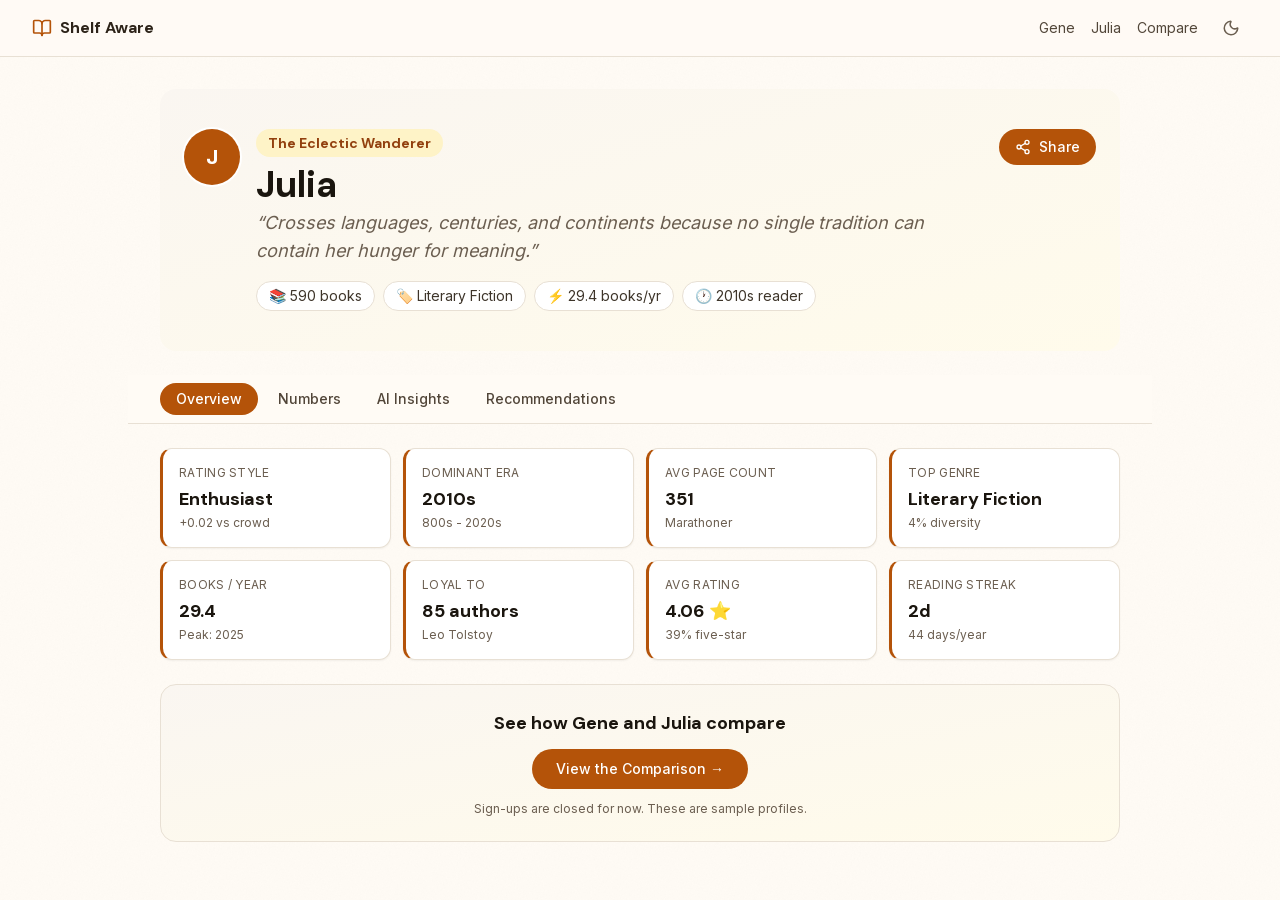
<file: u/julia-b91a572b-aaf2-47b4-baeb-50f31e5ee662/index.html>
<!DOCTYPE html><html lang="en"><head><meta charSet="utf-8"/><meta name="viewport" content="width=device-width, initial-scale=1"/><link rel="preload" href="/_next/static/media/13971731025ec697-s.p.woff2" as="font" crossorigin="" type="font/woff2"/><link rel="preload" href="/_next/static/media/e4af272ccee01ff0-s.p.woff2" as="font" crossorigin="" type="font/woff2"/><link rel="preload" href="/_next/static/media/eaead17c7dbfcd5d-s.p.woff2" as="font" crossorigin="" type="font/woff2"/><link rel="stylesheet" href="/_next/static/css/4195d7108e171bdd.css" data-precedence="next"/><link rel="preload" as="script" fetchPriority="low" href="/_next/static/chunks/webpack-02996f90d4d63cd1.js"/><script src="/_next/static/chunks/4bd1b696-7788693ada0d9699.js" async=""></script><script src="/_next/static/chunks/517-c20adc14b8f0e23e.js" async=""></script><script src="/_next/static/chunks/main-app-7c9ba033748de2bd.js" async=""></script><script src="/_next/static/chunks/173-6450b0e391bb4d09.js" async=""></script><script src="/_next/static/chunks/826-62ac92d37c9f1fb9.js" async=""></script><script src="/_next/static/chunks/app/layout.showcase-2aa91629aec12a63.js" async=""></script><script src="/_next/static/chunks/ca377847-f3f6c2c0cbd4b55e.js" async=""></script><script src="/_next/static/chunks/813-b1143ef10de65c02.js" async=""></script><script src="/_next/static/chunks/app/u/%5BuserSlug%5D/page.showcase-870c0ad1d239c2bc.js" async=""></script><meta name="next-size-adjust" content=""/><title>Julia&#x27;s Literary DNA | Shelf Aware</title><meta name="description" content="This reader possesses a rare combination of deep literary seriousness and voracious emotional appetite. She moves fluidly between Russian classics read in "/><meta property="og:title" content="Julia is &quot;The Eclectic Wanderer&quot; | Shelf Aware"/><meta property="og:description" content="This reader possesses a rare combination of deep literary seriousness and voracious emotional appetite. She moves fluidly between Russian classics read in "/><meta property="og:image" content="https://shelfaware.live/og/julia-b91a572b-aaf2-47b4-baeb-50f31e5ee662.png"/><meta property="og:image:width" content="1200"/><meta property="og:image:height" content="630"/><meta name="twitter:card" content="summary_large_image"/><meta name="twitter:title" content="Julia is &quot;The Eclectic Wanderer&quot;"/><meta name="twitter:description" content="This reader possesses a rare combination of deep literary seriousness and voracious emotional appetite. She moves fluidly between Russian classics read in "/><meta name="twitter:image" content="https://shelfaware.live/og/julia-b91a572b-aaf2-47b4-baeb-50f31e5ee662.png"/><meta name="twitter:image:width" content="1200"/><meta name="twitter:image:height" content="630"/><link rel="icon" href="/icon.svg?523a5647c9d3abca" type="image/svg+xml" sizes="any"/><script>
            try {
              const dark = localStorage.getItem('shelf-aware-dark') === '1';
              if (dark) document.documentElement.classList.add('dark');
            } catch(e) {}
          </script><script src="/_next/static/chunks/polyfills-42372ed130431b0a.js" noModule=""></script></head><body class="__variable_d9d98a __variable_d8ebd1 __variable_4161cd font-body bg-cream dark:bg-warm-900 text-warm-800 dark:text-warm-100 antialiased"><nav class="sticky top-0 z-50 border-b border-warm-200 dark:border-warm-700 bg-cream/80 dark:bg-warm-900/80 backdrop-blur-md"><div class="max-w-7xl mx-auto px-4 sm:px-6 lg:px-8 h-14 flex items-center justify-between gap-4"><a class="flex items-center gap-2 font-display font-bold text-warm-800 dark:text-warm-100 flex-shrink-0" href="/"><svg xmlns="http://www.w3.org/2000/svg" width="20" height="20" viewBox="0 0 24 24" fill="none" stroke="currentColor" stroke-width="2" stroke-linecap="round" stroke-linejoin="round" class="lucide lucide-book-open text-accent" aria-hidden="true"><path d="M12 7v14"></path><path d="M3 18a1 1 0 0 1-1-1V4a1 1 0 0 1 1-1h5a4 4 0 0 1 4 4 4 4 0 0 1 4-4h5a1 1 0 0 1 1 1v13a1 1 0 0 1-1 1h-6a3 3 0 0 0-3 3 3 3 0 0 0-3-3z"></path></svg><span>Shelf Aware</span></a><div class="flex items-center gap-4 overflow-x-auto scrollbar-hide"><a class="text-sm text-warm-600 dark:text-warm-300 hover:text-accent transition-colors whitespace-nowrap" href="/u/gene-hong-76806eae-9727-45bc-a619-92a8d1ce4b04/">Gene</a><a class="text-sm text-warm-600 dark:text-warm-300 hover:text-accent transition-colors whitespace-nowrap" href="/u/julia-b91a572b-aaf2-47b4-baeb-50f31e5ee662/">Julia</a><a class="text-sm text-warm-600 dark:text-warm-300 hover:text-accent transition-colors whitespace-nowrap" href="/compare/b91a572b-aaf2-47b4-baeb-50f31e5ee662/76806eae-9727-45bc-a619-92a8d1ce4b04/">Compare</a><button aria-label="Toggle dark mode" class="p-2 rounded-full hover:bg-warm-100 dark:hover:bg-warm-800 transition-colors"><svg xmlns="http://www.w3.org/2000/svg" width="18" height="18" viewBox="0 0 24 24" fill="none" stroke="currentColor" stroke-width="2" stroke-linecap="round" stroke-linejoin="round" class="lucide lucide-moon text-warm-500" aria-hidden="true"><path d="M20.985 12.486a9 9 0 1 1-9.473-9.472c.405-.022.617.46.402.803a6 6 0 0 0 8.268 8.268c.344-.215.825-.004.803.401"></path></svg></button></div></div></nav><main class="animate-pageIn"><div class="max-w-5xl mx-auto px-4 sm:px-6 lg:px-8 py-8 space-y-6"><div class="flex items-start justify-between"><div class="flex-1"><div class="relative py-10 px-6"><div class="absolute inset-0 bg-gradient-to-br from-warm-50 to-amber-50 dark:from-warm-900 dark:to-warm-800 rounded-2xl -z-10"></div><div class="flex flex-col sm:flex-row sm:items-start gap-4"><div class="flex-shrink-0"><div class="w-14 h-14 rounded-full bg-accent text-white flex items-center justify-center text-xl font-bold ring-2 ring-white dark:ring-warm-700 shadow-sm">J</div></div><div class="flex-1"><div class="flex items-center gap-2 mb-2"><span class="inline-flex items-center rounded-full bg-amber-100 text-amber-800 dark:bg-amber-900/30 dark:text-amber-300 font-display font-bold text-sm px-3 py-1">The Eclectic Wanderer</span></div><h1 class="font-display text-3xl sm:text-4xl font-bold text-warm-900 dark:text-warm-50 mb-1">Julia</h1><p class="text-warm-500 dark:text-warm-400 italic text-lg mb-4">“<!-- -->Crosses languages, centuries, and continents because no single tradition can contain her hunger for meaning.<!-- -->”</p><div class="flex flex-wrap gap-2 mt-3"><span class="text-sm bg-white dark:bg-warm-700 border border-warm-200 dark:border-warm-600 rounded-full px-3 py-1 text-warm-700 dark:text-warm-200">📚 <!-- -->590<!-- --> books</span><span class="text-sm bg-white dark:bg-warm-700 border border-warm-200 dark:border-warm-600 rounded-full px-3 py-1 text-warm-700 dark:text-warm-200">🏷️ <!-- -->Literary Fiction</span><span class="text-sm bg-white dark:bg-warm-700 border border-warm-200 dark:border-warm-600 rounded-full px-3 py-1 text-warm-700 dark:text-warm-200">⚡ <!-- -->29.4<!-- --> books/yr</span><span class="text-sm bg-white dark:bg-warm-700 border border-warm-200 dark:border-warm-600 rounded-full px-3 py-1 text-warm-700 dark:text-warm-200">🕐 <!-- -->2010s<!-- --> reader</span></div></div><button class="flex items-center gap-2 px-4 py-2 bg-accent text-white rounded-full text-sm font-medium hover:bg-amber-700 transition-colors self-start"><svg xmlns="http://www.w3.org/2000/svg" width="16" height="16" viewBox="0 0 24 24" fill="none" stroke="currentColor" stroke-width="2" stroke-linecap="round" stroke-linejoin="round" class="lucide lucide-share2 lucide-share-2" aria-hidden="true"><circle cx="18" cy="5" r="3"></circle><circle cx="6" cy="12" r="3"></circle><circle cx="18" cy="19" r="3"></circle><line x1="8.59" x2="15.42" y1="13.51" y2="17.49"></line><line x1="15.41" x2="8.59" y1="6.51" y2="10.49"></line></svg>Share</button></div></div></div></div><div class="sticky top-0 z-20 bg-cream/90 dark:bg-warm-900/90 backdrop-blur-sm border-b border-warm-200 dark:border-warm-700 -mx-4 sm:-mx-6 lg:-mx-8 px-4 sm:px-6 lg:px-8"><div class="flex gap-1 overflow-x-auto scrollbar-hide py-2"><button class="whitespace-nowrap px-4 py-1.5 rounded-full text-sm font-medium transition-colors bg-accent text-white">Overview</button><button class="whitespace-nowrap px-4 py-1.5 rounded-full text-sm font-medium transition-colors text-warm-600 dark:text-warm-400 hover:bg-warm-100 dark:hover:bg-warm-800">Numbers</button><button class="whitespace-nowrap px-4 py-1.5 rounded-full text-sm font-medium transition-colors text-warm-600 dark:text-warm-400 hover:bg-warm-100 dark:hover:bg-warm-800">AI Insights</button><button class="whitespace-nowrap px-4 py-1.5 rounded-full text-sm font-medium transition-colors text-warm-600 dark:text-warm-400 hover:bg-warm-100 dark:hover:bg-warm-800">Recommendations</button></div></div><div class="space-y-6"><div class="grid grid-cols-2 sm:grid-cols-4 gap-3"><div class="rounded-xl border border-warm-200 dark:border-warm-700 bg-white dark:bg-warm-800 shadow-sm p-4 accent-left-amber"><div class="text-xs text-warm-500 dark:text-warm-400 uppercase tracking-wide mb-1">Rating Style</div><div class="font-display font-bold text-lg text-warm-900 dark:text-warm-50">Enthusiast</div><div class="text-xs text-warm-500 dark:text-warm-400 mt-0.5">+0.02 vs crowd</div></div><div class="rounded-xl border border-warm-200 dark:border-warm-700 bg-white dark:bg-warm-800 shadow-sm p-4 accent-left-amber"><div class="text-xs text-warm-500 dark:text-warm-400 uppercase tracking-wide mb-1">Dominant Era</div><div class="font-display font-bold text-lg text-warm-900 dark:text-warm-50">2010s</div><div class="text-xs text-warm-500 dark:text-warm-400 mt-0.5">800s - 2020s</div></div><div class="rounded-xl border border-warm-200 dark:border-warm-700 bg-white dark:bg-warm-800 shadow-sm p-4 accent-left-amber"><div class="text-xs text-warm-500 dark:text-warm-400 uppercase tracking-wide mb-1">Avg Page Count</div><div class="font-display font-bold text-lg text-warm-900 dark:text-warm-50">351</div><div class="text-xs text-warm-500 dark:text-warm-400 mt-0.5">Marathoner</div></div><div class="rounded-xl border border-warm-200 dark:border-warm-700 bg-white dark:bg-warm-800 shadow-sm p-4 accent-left-amber"><div class="text-xs text-warm-500 dark:text-warm-400 uppercase tracking-wide mb-1">Top Genre</div><div class="font-display font-bold text-lg text-warm-900 dark:text-warm-50">Literary Fiction</div><div class="text-xs text-warm-500 dark:text-warm-400 mt-0.5">4% diversity</div></div><div class="rounded-xl border border-warm-200 dark:border-warm-700 bg-white dark:bg-warm-800 shadow-sm p-4 accent-left-amber"><div class="text-xs text-warm-500 dark:text-warm-400 uppercase tracking-wide mb-1">Books / Year</div><div class="font-display font-bold text-lg text-warm-900 dark:text-warm-50">29.4</div><div class="text-xs text-warm-500 dark:text-warm-400 mt-0.5">Peak: 2025</div></div><div class="rounded-xl border border-warm-200 dark:border-warm-700 bg-white dark:bg-warm-800 shadow-sm p-4 accent-left-amber"><div class="text-xs text-warm-500 dark:text-warm-400 uppercase tracking-wide mb-1">Loyal To</div><div class="font-display font-bold text-lg text-warm-900 dark:text-warm-50">85 authors</div><div class="text-xs text-warm-500 dark:text-warm-400 mt-0.5">Leo Tolstoy</div></div><div class="rounded-xl border border-warm-200 dark:border-warm-700 bg-white dark:bg-warm-800 shadow-sm p-4 accent-left-amber"><div class="text-xs text-warm-500 dark:text-warm-400 uppercase tracking-wide mb-1">Avg Rating</div><div class="font-display font-bold text-lg text-warm-900 dark:text-warm-50">4.06 ⭐</div><div class="text-xs text-warm-500 dark:text-warm-400 mt-0.5">39% five-star</div></div><div class="rounded-xl border border-warm-200 dark:border-warm-700 bg-white dark:bg-warm-800 shadow-sm p-4 accent-left-amber"><div class="text-xs text-warm-500 dark:text-warm-400 uppercase tracking-wide mb-1">Reading Streak</div><div class="font-display font-bold text-lg text-warm-900 dark:text-warm-50">2d</div><div class="text-xs text-warm-500 dark:text-warm-400 mt-0.5">44 days/year</div></div></div></div><div class="rounded-2xl bg-gradient-to-br from-warm-50 to-amber-50 dark:from-warm-900 dark:to-warm-800 p-6 text-center border border-warm-200 dark:border-warm-700 space-y-3"><h3 class="font-display font-bold text-lg text-warm-900 dark:text-warm-50">See how <!-- -->Gene and Julia<!-- --> compare</h3><a class="inline-block px-6 py-2.5 bg-accent text-white rounded-full font-medium text-sm hover:bg-amber-700 transition-colors" href="/compare/b91a572b-aaf2-47b4-baeb-50f31e5ee662/76806eae-9727-45bc-a619-92a8d1ce4b04/">View the Comparison →</a><p class="text-xs text-warm-500 dark:text-warm-400">Sign-ups are closed for now. These are sample profiles.</p></div></div></main><script src="/_next/static/chunks/webpack-02996f90d4d63cd1.js" async=""></script><script>(self.__next_f=self.__next_f||[]).push([0])</script><script>self.__next_f.push([1,"1:\"$Sreact.fragment\"\n2:I[2208,[\"173\",\"static/chunks/173-6450b0e391bb4d09.js\",\"826\",\"static/chunks/826-62ac92d37c9f1fb9.js\",\"210\",\"static/chunks/app/layout.showcase-2aa91629aec12a63.js\"],\"ShowcaseShell\"]\n3:I[5244,[],\"\"]\n4:I[3866,[],\"\"]\n6:I[6213,[],\"OutletBoundary\"]\n8:I[6213,[],\"MetadataBoundary\"]\na:I[6213,[],\"ViewportBoundary\"]\nc:I[4835,[],\"\"]\n:HL[\"/_next/static/media/13971731025ec697-s.p.woff2\",\"font\",{\"crossOrigin\":\"\",\"type\":\"font/woff2\"}]\n:HL[\"/_next/static/media/e4af272ccee01ff0-s.p.woff2\",\"font\",{\"crossOrigin\":\"\",\"type\":\"font/woff2\"}]\n:HL[\"/_next/static/media/eaead17c7dbfcd5d-s.p.woff2\",\"font\",{\"crossOrigin\":\"\",\"type\":\"font/woff2\"}]\n:HL[\"/_next/static/css/4195d7108e171bdd.css\",\"style\"]\n"])</script><script>self.__next_f.push([1,"0:{\"P\":null,\"b\":\"RlziiJAZpnqMW6qaIpFbw\",\"p\":\"\",\"c\":[\"\",\"u\",\"julia-b91a572b-aaf2-47b4-baeb-50f31e5ee662\",\"\"],\"i\":false,\"f\":[[[\"\",{\"children\":[\"u\",{\"children\":[[\"userSlug\",\"julia-b91a572b-aaf2-47b4-baeb-50f31e5ee662\",\"d\"],{\"children\":[\"__PAGE__\",{}]}]}]},\"$undefined\",\"$undefined\",true],[\"\",[\"$\",\"$1\",\"c\",{\"children\":[[[\"$\",\"link\",\"0\",{\"rel\":\"stylesheet\",\"href\":\"/_next/static/css/4195d7108e171bdd.css\",\"precedence\":\"next\",\"crossOrigin\":\"$undefined\",\"nonce\":\"$undefined\"}]],[\"$\",\"html\",null,{\"lang\":\"en\",\"suppressHydrationWarning\":true,\"children\":[[\"$\",\"head\",null,{\"children\":[\"$\",\"script\",null,{\"dangerouslySetInnerHTML\":{\"__html\":\"\\n            try {\\n              const dark = localStorage.getItem('shelf-aware-dark') === '1';\\n              if (dark) document.documentElement.classList.add('dark');\\n            } catch(e) {}\\n          \"}}]}],[\"$\",\"body\",null,{\"className\":\"__variable_d9d98a __variable_d8ebd1 __variable_4161cd font-body bg-cream dark:bg-warm-900 text-warm-800 dark:text-warm-100 antialiased\",\"children\":[\"$\",\"$L2\",null,{\"links\":[{\"href\":\"/u/gene-hong-76806eae-9727-45bc-a619-92a8d1ce4b04/\",\"label\":\"Gene\"},{\"href\":\"/u/julia-b91a572b-aaf2-47b4-baeb-50f31e5ee662/\",\"label\":\"Julia\"}],\"children\":[\"$\",\"$L3\",null,{\"parallelRouterKey\":\"children\",\"segmentPath\":[\"children\"],\"error\":\"$undefined\",\"errorStyles\":\"$undefined\",\"errorScripts\":\"$undefined\",\"template\":[\"$\",\"$L4\",null,{}],\"templateStyles\":\"$undefined\",\"templateScripts\":\"$undefined\",\"notFound\":[[],[[\"$\",\"title\",null,{\"children\":\"404: This page could not be found.\"}],[\"$\",\"div\",null,{\"style\":{\"fontFamily\":\"system-ui,\\\"Segoe UI\\\",Roboto,Helvetica,Arial,sans-serif,\\\"Apple Color Emoji\\\",\\\"Segoe UI Emoji\\\"\",\"height\":\"100vh\",\"textAlign\":\"center\",\"display\":\"flex\",\"flexDirection\":\"column\",\"alignItems\":\"center\",\"justifyContent\":\"center\"},\"children\":[\"$\",\"div\",null,{\"children\":[[\"$\",\"style\",null,{\"dangerouslySetInnerHTML\":{\"__html\":\"body{color:#000;background:#fff;margin:0}.next-error-h1{border-right:1px solid rgba(0,0,0,.3)}@media (prefers-color-scheme:dark){body{color:#fff;background:#000}.next-error-h1{border-right:1px solid rgba(255,255,255,.3)}}\"}}],[\"$\",\"h1\",null,{\"className\":\"next-error-h1\",\"style\":{\"display\":\"inline-block\",\"margin\":\"0 20px 0 0\",\"padding\":\"0 23px 0 0\",\"fontSize\":24,\"fontWeight\":500,\"verticalAlign\":\"top\",\"lineHeight\":\"49px\"},\"children\":404}],[\"$\",\"div\",null,{\"style\":{\"display\":\"inline-block\"},\"children\":[\"$\",\"h2\",null,{\"style\":{\"fontSize\":14,\"fontWeight\":400,\"lineHeight\":\"49px\",\"margin\":0},\"children\":\"This page could not be found.\"}]}]]}]}]]],\"forbidden\":\"$undefined\",\"unauthorized\":\"$undefined\"}]}]}]]}]]}],{\"children\":[\"u\",[\"$\",\"$1\",\"c\",{\"children\":[null,[\"$\",\"$L3\",null,{\"parallelRouterKey\":\"children\",\"segmentPath\":[\"children\",\"u\",\"children\"],\"error\":\"$undefined\",\"errorStyles\":\"$undefined\",\"errorScripts\":\"$undefined\",\"template\":[\"$\",\"$L4\",null,{}],\"templateStyles\":\"$undefined\",\"templateScripts\":\"$undefined\",\"notFound\":\"$undefined\",\"forbidden\":\"$undefined\",\"unauthorized\":\"$undefined\"}]]}],{\"children\":[[\"userSlug\",\"julia-b91a572b-aaf2-47b4-baeb-50f31e5ee662\",\"d\"],[\"$\",\"$1\",\"c\",{\"children\":[null,[\"$\",\"$L3\",null,{\"parallelRouterKey\":\"children\",\"segmentPath\":[\"children\",\"u\",\"children\",\"$0:f:0:1:2:children:2:children:0\",\"children\"],\"error\":\"$undefined\",\"errorStyles\":\"$undefined\",\"errorScripts\":\"$undefined\",\"template\":[\"$\",\"$L4\",null,{}],\"templateStyles\":\"$undefined\",\"templateScripts\":\"$undefined\",\"notFound\":\"$undefined\",\"forbidden\":\"$undefined\",\"unauthorized\":\"$undefined\"}]]}],{\"children\":[\"__PAGE__\",[\"$\",\"$1\",\"c\",{\"children\":[\"$L5\",null,[\"$\",\"$L6\",null,{\"children\":\"$L7\"}]]}],{},null,false]},null,false]},null,false]},null,false],[\"$\",\"$1\",\"h\",{\"children\":[null,[\"$\",\"$1\",\"U0LKmKwvGdPo59pAjds5i\",{\"children\":[[\"$\",\"$L8\",null,{\"children\":\"$L9\"}],[\"$\",\"$La\",null,{\"children\":\"$Lb\"}],[\"$\",\"meta\",null,{\"name\":\"next-size-adjust\",\"content\":\"\"}]]}]]}],false]],\"m\":\"$undefined\",\"G\":[\"$c\",\"$undefined\"],\"s\":false,\"S\":true}\n"])</script><script>self.__next_f.push([1,"d:I[9421,[\"647\",\"static/chunks/ca377847-f3f6c2c0cbd4b55e.js\",\"173\",\"static/chunks/173-6450b0e391bb4d09.js\",\"826\",\"static/chunks/826-62ac92d37c9f1fb9.js\",\"813\",\"static/chunks/813-b1143ef10de65c02.js\",\"884\",\"static/chunks/app/u/%5BuserSlug%5D/page.showcase-870c0ad1d239c2bc.js\"],\"ProfilePageClient\"]\ne:T813,"])</script><script>self.__next_f.push([1,"You have read 14 Leo Tolstoy works — including the most obscure minor pieces like Kholstomer (a horse's internal monologue), Семейное счастие, and Три смерти — many of them in the original Russian, with Cyrillic titles on your Goodreads shelf as evidence. This is not the behavior of a casual Russophile who picked up Anna Karenina at an airport. This is the behavior of someone who read Elif Batuman's The Possessed: Adventures With Russian Books and immediately thought, \"same.\" You have given five stars to both War and Peace and the Gogol short story Нос (The Nose), suggesting your inner critic has the range of a symphony conductor who also moonlights judging hot dog eating contests. The obsession has depth: you read Secondhand Time, The Future Is History, The Diary of Lena Mukhina, and enough Akhmatova to make a Soviet-era censor weep.\n\nAnd yet: sandwiched between your nineteenth-century Russian literature binges, you burned through all 13 Sarah J. Maas novels (both Throne of Glass and ACOTAR series in full) and gave not one of them a single star rating. Not one review. Zero words. You devoured them like contraband. This is a woman who will write 200 words analyzing Sally Rooney's romanticization of eating disorders but cannot bring herself to publicly acknowledge that she spent March 2025 reading fae erotica. The shelf is essentially a confession booth where you light candles for Tolstoy and hide the Maas in your coat.\n\nThe finishing touch is the Wall Street subplot. Liar's Poker (5 stars, noting you've 'been on trading desks'), Going Infinite (5 stars, couldn't put it down), The Big Short (4 stars), Careless People about Facebook's implosion (5 stars, 'scary stuff!!'). You are a finance-adjacent person with a Tolstoy addiction and a secret fae romance habit, which is exactly the kind of person who would read The Possessed — Elif Batuman's memoir about being absurdly over-invested in Russian literature at Stanford — and describe it simply as 'I loved this book, just like I've loved all of Elif's.'"])</script><script>self.__next_f.push([1,"f:T49e,The most eclectic and uninhibited era yet. Sarah J. Maas is consumed in two massive binges -- the entire A Court of Thorns and Roses series in March-April and the Throne of Glass series shortly after -- a return to the fantasy-series devouring of youth, but now as a conscious adult pleasure. Michael Lewis's financial trilogy is completed (Big Short, Liar's Poker, both highly rated). Tech-and-power memoirs dominate nonfiction: Bill Gates's Source Code (rated 5), Careless People on Meta (rated 5), Ina Garten's memoir. Stefan Zweig's The World of Yesterday (rated 5) bridges the literary and the historical. Ali Hazelwood's paranormal romance novels appear without apology alongside Madame Bovary (rated 5) and The Count of Monte Cristo (rated 5). Sally Rooney is read twice. Kaveh Akbar's Martyr! earns 5 stars, signaling continued engagement with cutting-edge literary fiction. Travel guides for Spain, Andalucia, and Austria suggest upcoming European journeys. This reader has fully shed any pretension about what counts as worthy reading -- they move fluidly between 19th-century French masterworks, fantasy romance, Silicon Valley exposes, and contemporary literary fiction.10:T556,The next phase will likely involve three threads converging. First, given the recent return to 19th-century classics (Monte Cristo, Wuthering Heights, Madame Bovary) and the lifelong love of Russian literature, expect a deep dive into Balzac, Stendhal, or a re-engagement with Dostoevsky's major novels (The Brothers Karamazov and The Idiot are conspicuously absent). Second, the travel-guide pattern (Spain, Andalucia, Austria in 2025) strongly predicts a post-travel reading binge -- Spanish-language literature is the obvious gap, so expect Borges, Bolano, Javier Marias, or contemporary Spanish fiction to arrive soon. Third, the reader's growing appetite for power-and-systems nonfiction (Michael Lewis, Careless People, Source Code) combined with an attraction to morally complex narratives suggests they are primed for writers like Robert Caro "])</script><script>self.__next_f.push([1,"(The Power Broker), or narrative histories of technology and finance. The wildcard: having burned through Sarah J. Maas, they may discover the romantasy authors adjacent to her -- Rebecca Yarros's Fourth Wing series or Jennifer L. Armentrout -- and consume them just as voraciously. The most confident prediction is that whatever comes next will be read in large quantities, in series when possible, and with the same mix of intellectual ambition and unapologetic pleasure that defines this reader's entire history.11:T5cb,This is the arc of a genuinely literary mind that began in the fertile soil of YA fantasy series and school classics, then undertook a deliberate and passionate self-education in world literature -- Russian, Scandinavian, Latin American, ancient Greek. The reader is bilingual in Russian and reads Tolstoy, Chekhov, Gogol, and Dostoevsky in the original. Poetry is not decoration but a recurring need (Akhmatova, Heaney, Szymborska, Sodergran, Gluck, Frost, Tsvetaeva). Joan Didion and Elena Ferrante are the two most important author-relationships in the collection -- writers who anatomize female consciousness, memory, and the stories we tell ourselves. A strong thread of nonfiction runs throughout, evolving from war memoirs to financial narratives to Silicon Valley exposes, always focused on people operating at extremes. The most striking feature of the trajectory is the reader's increasing freedom: early phases show a reader proving something to themselves through ambitious classics, while later phases show someone who has earned the confidence to read Ali Hazelwood's paranormal romance on Tuesday and Flaubert's Madame Bovary on Thursday, giving both their full attention. The series-completionist impulse never left -- it simply evolved from Percy Jackson to the Neapolitan Quartet to Michael Lewis's financial trilogy. This is a reader whose taste has not narrowed with sophistication but widened, becoming more generous, more curious, and more honestly pleasurable."])</script><script>self.__next_f.push([1,"5:[\"$\",\"$Ld\",null,{\"user\":{\"id\":\"b91a572b-aaf2-47b4-baeb-50f31e5ee662\",\"email\":\"\",\"display_name\":\"Julia\",\"avatar_url\":null,\"goodreads_user_id\":\"56315342\",\"import_status\":\"ready\",\"created_at\":\"2026-02-28T07:21:30.968543Z\"},\"stats\":{\"user_id\":\"b91a572b-aaf2-47b4-baeb-50f31e5ee662\",\"hater_hype\":{\"label\":\"Enthusiast\",\"mean_diff\":0.0237,\"chart_data\":{\"labels\":[\"\u003c -1\",\"-1 to -.5\",\"-.5 to 0\",\"0 to +.5\",\"+.5 to +1\",\"\u003e +1\"],\"values\":[32,38,56,39,73,32]},\"total_rated\":270},\"reading_eras\":{\"era_range\":\"800s - 2020s\",\"chart_data\":{\"labels\":[\"800s\",\"1000s\",\"1270s\",\"1320s\",\"1590s\",\"1600s\",\"1620s\",\"1660s\",\"1710s\",\"1750s\",\"1790s\",\"1810s\",\"1830s\",\"1840s\",\"1850s\",\"1860s\",\"1870s\",\"1880s\",\"1890s\",\"1900s\",\"1910s\",\"1920s\",\"1930s\",\"1940s\",\"1950s\",\"1960s\",\"1970s\",\"1980s\",\"1990s\",\"2000s\",\"2010s\",\"2020s\"],\"values\":[1,1,1,1,2,3,2,1,1,1,2,3,7,8,7,5,3,14,6,2,2,11,9,13,32,26,15,14,46,112,154,62]},\"dominant_era\":\"2010s\"},\"attention_span\":{\"label\":\"Marathoner\",\"avg_pages\":351.05,\"chart_data\":{\"labels\":[\"0-100\",\"101-200\",\"201-300\",\"301-400\",\"401-500\",\"501-700\",\"700+\"],\"values\":[53,72,103,192,75,67,28]},\"median_pages\":337},\"genre_radar\":{\"top_genre\":\"Literary Fiction\",\"chart_data\":{\"labels\":[\"Literary Fiction\",\"Young Adult\",\"Fantasy\",\"Classics\",\"Historical Fiction\",\"Biography/Memoir\",\"Science Fiction\",\"Romance\"],\"values\":[236,166,97,96,94,62,57,49]},\"genre_counts\":{\"Humor\":12,\"Essays\":22,\"Horror\":4,\"Poetry\":32,\"Travel\":18,\"Fantasy\":97,\"History\":17,\"Romance\":49,\"Classics\":96,\"Self-Help\":3,\"Art/Design\":1,\"Philosophy\":13,\"Psychology\":5,\"True Crime\":4,\"Young Adult\":166,\"Graphic Novel\":2,\"Science/Nature\":2,\"Science Fiction\":57,\"Biography/Memoir\":62,\"Literary Fiction\":236,\"Mystery/Thriller\":37,\"Business/Economics\":6,\"Historical Fiction\":94,\"Religion/Spirituality\":2,\"Politics/Social Science\":9},\"diversity_score\":0.0424},\"reading_pace\":{\"peak_year\":2025,\"chart_data\":{\"labels\":[\"2017-11\",\"2017-12\",\"2018-01\",\"2018-02\",\"2018-03\",\"2018-04\",\"2018-05\",\"2018-06\",\"2018-07\",\"2018-08\",\"2018-12\",\"2019-01\",\"2019-02\",\"2019-03\",\"2019-04\",\"2019-05\",\"2019-06\",\"2019-07\",\"2019-08\",\"2019-10\",\"2019-11\",\"2019-12\",\"2020-02\",\"2020-03\",\"2020-04\",\"2020-05\",\"2020-06\",\"2020-08\",\"2020-09\",\"2020-10\",\"2020-11\",\"2020-12\",\"2021-01\",\"2021-02\",\"2021-03\",\"2021-04\",\"2021-05\",\"2021-07\",\"2021-08\",\"2021-09\",\"2021-10\",\"2021-11\",\"2021-12\",\"2022-01\",\"2022-02\",\"2022-03\",\"2022-04\",\"2022-05\",\"2022-06\",\"2022-07\",\"2022-08\",\"2022-09\",\"2022-10\",\"2022-11\",\"2023-02\",\"2023-03\",\"2023-04\",\"2023-06\",\"2023-07\",\"2023-08\",\"2023-09\",\"2023-10\",\"2023-11\",\"2023-12\",\"2024-01\",\"2024-02\",\"2024-03\",\"2024-04\",\"2024-05\",\"2024-06\",\"2024-07\",\"2024-08\",\"2024-09\",\"2024-10\",\"2024-11\",\"2024-12\",\"2025-01\",\"2025-02\",\"2025-03\",\"2025-04\",\"2025-05\",\"2025-06\",\"2025-07\",\"2025-08\",\"2025-09\",\"2025-10\",\"2025-11\",\"2025-12\",\"2026-01\",\"2026-02\"],\"values\":[3,3,7,6,8,4,3,3,6,6,2,2,3,1,1,1,1,2,2,1,3,2,2,2,11,3,1,2,2,2,1,4,1,2,6,4,4,1,2,3,1,3,1,3,1,4,4,4,1,4,5,3,2,2,2,8,7,4,10,2,4,5,1,1,4,5,3,4,4,4,1,4,2,2,4,3,2,2,6,5,3,5,4,6,1,2,6,3,1,3]},\"peak_month\":\"2020-04\",\"total_years\":10,\"books_per_year\":29.4,\"books_per_month\":3.27},\"author_loyalty\":{\"chart_data\":{\"labels\":[\"Leo Tolstoy\",\"Sarah J. Maas\",\"Rick Riordan\",\"Anthony Horowitz\",\"J.K. Rowling\",\"Roland Smith\",\"James  Patterson\",\"Lonely Planet\",\"William Shakespeare\",\"C.S. Lewis\"],\"values\":[14,13,13,10,9,8,8,7,7,7]},\"top_authors\":[{\"name\":\"Leo Tolstoy\",\"count\":14},{\"name\":\"Sarah J. Maas\",\"count\":13},{\"name\":\"Rick Riordan\",\"count\":13},{\"name\":\"Anthony Horowitz\",\"count\":10},{\"name\":\"J.K. Rowling\",\"count\":9},{\"name\":\"Roland Smith\",\"count\":8},{\"name\":\"James  Patterson\",\"count\":8},{\"name\":\"Lonely Planet\",\"count\":7},{\"name\":\"William Shakespeare\",\"count\":7},{\"name\":\"C.S. Lewis\",\"count\":7}],\"loyalty_score\":0.5424,\"repeat_author_count\":85},\"rating_distribution\":{\"median\":4,\"average\":4.06,\"chart_data\":{\"labels\":[\"1\",\"2\",\"3\",\"4\",\"5\"],\"values\":[2,14,56,92,106]},\"pct_5_star\":39.26,\"total_rated\":270},\"reading_heatmap\":{\"max_day\":\"2025-08-18\",\"streak_max\":2,\"daily_counts\":[{\"date\":\"2025-03-07\",\"count\":1},{\"date\":\"2025-03-14\",\"count\":1},{\"date\":\"2025-03-25\",\"count\":1},{\"date\":\"2025-03-26\",\"count\":1},{\"date\":\"2025-03-28\",\"count\":1},{\"date\":\"2025-03-30\",\"count\":1},{\"date\":\"2025-04-05\",\"count\":1},{\"date\":\"2025-04-06\",\"count\":1},{\"date\":\"2025-04-09\",\"count\":1},{\"date\":\"2025-04-21\",\"count\":1},{\"date\":\"2025-04-24\",\"count\":1},{\"date\":\"2025-05-18\",\"count\":1},{\"date\":\"2025-05-22\",\"count\":1},{\"date\":\"2025-05-30\",\"count\":1},{\"date\":\"2025-06-03\",\"count\":1},{\"date\":\"2025-06-06\",\"count\":1},{\"date\":\"2025-06-17\",\"count\":1},{\"date\":\"2025-06-23\",\"count\":1},{\"date\":\"2025-06-29\",\"count\":1},{\"date\":\"2025-07-02\",\"count\":1},{\"date\":\"2025-07-21\",\"count\":1},{\"date\":\"2025-07-26\",\"count\":1},{\"date\":\"2025-07-31\",\"count\":1},{\"date\":\"2025-08-02\",\"count\":1},{\"date\":\"2025-08-14\",\"count\":1},{\"date\":\"2025-08-18\",\"count\":2},{\"date\":\"2025-08-26\",\"count\":1},{\"date\":\"2025-08-28\",\"count\":1},{\"date\":\"2025-09-13\",\"count\":1},{\"date\":\"2025-10-02\",\"count\":1},{\"date\":\"2025-10-26\",\"count\":1},{\"date\":\"2025-11-08\",\"count\":1},{\"date\":\"2025-11-12\",\"count\":1},{\"date\":\"2025-11-23\",\"count\":1},{\"date\":\"2025-11-25\",\"count\":1},{\"date\":\"2025-11-29\",\"count\":1},{\"date\":\"2025-11-30\",\"count\":1},{\"date\":\"2025-12-08\",\"count\":1},{\"date\":\"2025-12-11\",\"count\":1},{\"date\":\"2025-12-18\",\"count\":1},{\"date\":\"2026-01-25\",\"count\":1},{\"date\":\"2026-02-06\",\"count\":1},{\"date\":\"2026-02-11\",\"count\":1},{\"date\":\"2026-02-22\",\"count\":1}],\"total_days_reading\":44},\"book_count_at_compute\":590,\"computed_at\":\"2026-02-28T10:10:08.668271Z\"},\"report1\":{\"status\":\"ready\",\"ai_psychological\":{\"traits\":[\"intensely curious and multilingual\",\"drawn to emotional extremity and obsessive love\",\"quietly rebellious with a classical foundation\",\"empathetic yet analytically sharp\",\"restless and cosmopolitan\"],\"values\":[\"intellectual depth\",\"emotional authenticity\",\"cultural immersion\",\"feminine resilience\",\"existential honesty\"],\"summary\":\"This reader possesses a rare combination of deep literary seriousness and voracious emotional appetite. She moves fluidly between Russian classics read in the original language, contemporary autofiction about desire and identity, feminist narratives of resilience, and nonfiction exposés of power — suggesting someone who processes the world through narrative and refuses to accept surface-level understanding of anything. Her consistent five-star ratings for poetry, existential philosophy, and stories of all-consuming love reveal a person who values intensity above comfort and seeks in books what she demands from life: that it be felt completely.\",\"archetype\":\"The Eclectic Wanderer\",\"searching_for\":\"A life that matches the emotional and intellectual intensity of the books she devours — she reads across languages, centuries, and continents because no single tradition can contain her hunger for meaning, and she returns again and again to stories of passionate love, women refusing to be diminished, and the tension between belonging somewhere and needing to see everything.\",\"archetype_tagline\":\"Crosses languages, centuries, and continents because no single tradition can contain her hunger for meaning.\"},\"ai_roast\":{\"roast\":\"$e\",\"one_liner\":\"This is the shelf of someone who reads Tolstoy in Russian on her lunch break and Sarah J. Maas under a pseudonym on her commute home — and has the Lonely Planet guides to prove she did both in Europe.\",\"stereotype\":\"The Goldman Sachs analyst who studied Russian literature at a prestigious university, has strong opinions about Nabokov's untranslatability, reads fae romance during flights to avoid colleagues, and considers Elif Batuman a personal role model.\",\"most_revealing_pattern\":\"Reading obscure minor Tolstoy works in the original Russian (Cyrillic titles on Goodreads: Холстомер, Крейцерова соната, Три смерти, etc.) while simultaneously devouring all 13 Sarah J. Maas novels without rating or reviewing a single one — the world's most elaborate literary alibi.\"},\"ai_vibe_check\":{\"summary\":\"Julia reads like someone trying to make sense of suffering — her own, history's, and everyone in between — and who occasionally needs a fae romance or a Michael Lewis takedown to come up for air. Hers is a bookshelf that takes itself seriously but has the good taste not to admit it all the time.\",\"playlist_vibe\":\"A playlist that opens with something achingly spare — early Cat Power or Fiona Apple — then drifts into moody European electronic (Moderat, Nils Frahm), surfaces briefly for an anthemic Sally Rooney-coded indie pop moment (Phoebe Bridgers, Mitski), then sinks back into late-night Chet Baker or Nina Simone. There would be a surprising Lana Del Rey stretch, a passage of classical piano for the Tolstoy hours, and one completely unironic Taylor Swift song near the end.\",\"primary_aesthetic\":\"Literary Melancholy with Intellectual Ambition — a reader drawn to books that ache with longing, moral weight, and the tragedy of living consciously. The canon of Joan Didion, Elena Ferrante, Cormac McCarthy, and the Russian masters (Tolstoy, Dostoevsky, Chekhov, Akhmatova) signals someone who wants literature to feel like a reckoning, not an escape.\",\"bookshelf_as_place\":\"A high-ceilinged apartment in a European city — Prague or Lisbon, most likely — with floor-to-ceiling shelves, a worn leather chair, and a small round table holding a half-drunk glass of wine and a dog-eared Ferrante novel. The Russian classics are arranged on one shelf like a private altar. Travel guides are stacked horizontally, spines cracked. There is a single candle, always lit. The window looks out onto a cobblestone street and rain.\",\"secondary_aesthetic\":\"Cosmopolitan Wanderer with a Soft Spot for Spectacle — the sprawling Lonely Planet collection (Rome, Paris, London, Amsterdam, Bruges, Spain, Austria) layered alongside pulpy indulgences (ACOTAR, Hunger Games, Sally Rooney) reveals a person who devours literary prestige but also unabashedly enjoys a page-turner on a flight. Finance thrillers (Michael Lewis trilogy, Liar's Poker, Careless People), war journalism (Clarissa Ward, Lynsey Addario), and political exposés add a streak of worldly, news-cycle engagement.\"},\"ai_red_green_flags\":{\"red_flags\":[{\"flag\":\"Romanticizes chaotic, emotionally destructive relationships\",\"evidence\":\"She gives 5 stars to books built around obsessive, self-destructive love: both Sally Rooney novels (Conversations with Friends, Beautiful World, Where Are You), Annie Ernaux's Simple Passion and Getting Lost (a woman consumed by an affair with a married man), André Aciman's Eight White Nights and Find Me (longing and emotional unavailability), and Madame Bovary — all books where the romantic ideal is intensity and suffering over stability. The pattern suggests she may confuse emotional turbulence with depth.\"},{\"flag\":\"Her ratings are driven by personal resonance rather than any consistent standard\",\"evidence\":\"She gives 5 stars to Find Me by Aciman (avg rating 3.19, widely considered a weak sequel), Eight White Nights (avg 3.35), Getting Lost by Ernaux (avg 3.44), and Either/Or by Batuman (avg 3.99) — all books where emotional identification seems to override critical judgment. Meanwhile she rates 3 or lower: Wuthering Heights (avg 3.9), The Covenant of Water (avg 4.41), On Earth We're Briefly Gorgeous (avg 4.07), Rules of Civility (avg 4.06).\"},{\"flag\":\"Maintains a secret life of mass-market fantasy consumption she likely downplays\",\"evidence\":\"Beneath a curated surface of Ferrante and Didion sits an enormous backlog of genre binge-reading: the entire Twilight saga, all 6 Mortal Instruments books, all 7 Sarah J. Maas Throne of Glass books plus 5 ACOTAR books, all 5 Percy Jackson books plus 5 Heroes of Olympus, all 8 Maximum Ride books, all 4 Divergent books, Game of Thrones through book 5, and the full Inheritance Cycle. Almost none of these have dates or ratings, suggesting she is aware they complicate the intellectual image she projects.\"}],\"green_flags\":[{\"flag\":\"Genuinely intellectually curious with remarkable range and depth\",\"evidence\":\"Her shelf spans Russian literature in the original Cyrillic (Gogol's Нос, Chekhov's Смерть чиновника, Leskov's Леди Макбет Мценского уезда), French originals (Queneau's Exercices de Style), canonical Western lit (Cormac McCarthy's full Border Trilogy, Dostoevsky, Homer, Dante, Milton), serious poetry (Louise Glück, Seamus Heaney, Wisława Szymborska, Anna Akhmatova, Marina Tsvetaeva), and rigorous nonfiction (The Looming Tower, The Gulag Archipelago, The Future Is History). This is not performative — she has clearly read deeply across traditions and languages.\"},{\"flag\":\"Loyal, committed, and sees things through to the end\",\"evidence\":\"She consistently finishes long multi-book series rather than abandoning them: all four Neapolitan Novels by Elena Ferrante (rated 5 stars each), the complete Throne of Glass series (7 books), the full ACOTAR series (5 books), the complete Inheritance Cycle, the Robert Harris Cicero trilogy, and Ford Madox Ford's Parade's End trilogy. Someone who finishes what they start — even when it takes months — brings that same follow-through to relationships.\"},{\"flag\":\"Emotionally reflective and not afraid of difficult, painful material\",\"evidence\":\"She gravitates toward books that demand emotional honesty: Tiny Beautiful Things by Cheryl Strayed, I'm Glad My Mom Died by Jennette McCurdy, The Unwinding of the Miracle by Julie Yip-Williams, Crying in H Mart by Michelle Zauner, Svetlana Alexievich's oral histories of Soviet suffering (Last Witnesses, Secondhand Time), and Annie Ernaux's unflinching memoirs of obsession and loss. She is not someone who looks away from hard truths.\"}]},\"ai_blind_spots\":{\"gaps\":[{\"area\":\"African Literature\",\"description\":\"Julia's list includes Chimamanda Ngozi Adichie and a handful of titles touching on Africa, but the vast and diverse tradition of African literature — from Francophone West Africa to East African fiction to South African writing — is almost entirely absent. A reader with her appetite for literary fiction and political memoir would find a rich vein here that she has not yet explored.\",\"recommendations\":[\"Things Fall Apart by Chinua Achebe\",\"Season of Migration to the North by Tayeb Salih\",\"The Famished Road by Ben Okri\"]},{\"area\":\"Latin American Literature Beyond the Canon\",\"description\":\"Julia has read One Hundred Years of Solitude and works by Isabel Allende, but Latin American literature extends far beyond magical realism. The rich traditions of Brazilian fiction, the Boom and post-Boom writers, and contemporary voices from Mexico, Argentina, and beyond are absent. Given her deep engagement with European literary traditions, this is a significant gap in her global literary map.\",\"recommendations\":[\"The Savage Detectives by Roberto Bolano\",\"Hopscotch by Julio Cortazar\",\"The Passion According to G.H. by Clarice Lispector\"]},{\"area\":\"Asian Literature Outside the Russian Tradition\",\"description\":\"Julia engages deeply with Russian literature and has read a handful of East Asian-American works (Joy Luck Club, Pachinko, Crying in H Mart), but literature from China, Japan, India, and South/Southeast Asia written by authors native to those traditions is nearly absent. She rated The Wind-Up Bird Chronicle only 2 stars and has not ventured further into Murakami or beyond. This is a large blind spot given the depth and variety available.\",\"recommendations\":[\"The Memory Police by Yoko Ogawa\",\"Dream of the Red Chamber by Cao Xueqin\",\"A Fine Balance by Rohinton Mistry\"]},{\"area\":\"Serious Long-Form Journalism and Political Nonfiction\",\"description\":\"Julia's nonfiction reading skews toward memoir, finance (Michael Lewis), and a few political titles (Looming Tower, Original Sin). She has almost no engagement with serious political philosophy, international affairs analysis, or long-form investigative journalism that moves beyond the personal narrative frame. Given her interest in global events — evidenced by her reading of war correspondents like Clarissa Ward and Lynsey Addario — this represents a gap in analytical depth.\",\"recommendations\":[\"The Origins of Totalitarianism by Hannah Arendt\",\"The Journalist and the Murderer by Janet Malcolm\",\"Say Nothing: A True Story of Murder and Memory in Northern Ireland by Patrick Radden Keefe\"]},{\"area\":\"Philosophy and the History of Ideas\",\"description\":\"Julia has Nietzsche on her list and some classical texts, but she has read very little in the way of philosophy, intellectual history, or the history of ideas more broadly. Her reading of Thus Spoke Zarathustra and The Gay Science suggests openness to philosophical texts, but the tradition from Plato through the Enlightenment to twentieth-century thinkers is almost entirely unrepresented. This is a notable gap for someone who reads widely across literature and history.\",\"recommendations\":[\"The Symposium by Plato\",\"Meditations by Marcus Aurelius\",\"The Human Condition by Hannah Arendt\"]}]},\"ai_reading_evolution\":{\"eras\":[{\"name\":\"The Foundation: YA Universes and Classroom Classics\",\"period\":\"Pre-2017 (childhood through early adulthood)\",\"description\":\"A voracious young reader consuming entire YA fantasy and dystopian series in rapid succession: Percy Jackson, Hunger Games, Divergent, Twilight, Harry Potter, Maximum Ride, Alex Rider, Mortal Instruments, Narnia, Inheritance Cycle, Game of Thrones. Alongside these, the full canon of American and British school-assigned literature appears -- To Kill a Mockingbird, The Great Gatsby, Pride and Prejudice, Romeo and Juliet, Hamlet, The Odyssey, Crime and Punishment, Fahrenheit 451. The reading appetite is enormous and indiscriminate in the best sense: Dr. Seuss sits next to Dostoevsky, Sarah J. Maas's Throne of Glass beside Paradise Lost. This is a reader being formed, building both a love of plot-driven series and a foundation in Western literary tradition.\"},{\"name\":\"The Literary Awakening: World Literature and the Borders of Language\",\"period\":\"2017-2018\",\"description\":\"A dramatic shift toward ambitious literary fiction and world literature signals the emergence of a serious, self-directed reader. Cormac McCarthy's Border Trilogy is consumed with evident passion (all rated 5 stars). Hemingway is explored across multiple novels. Russian literature enters powerfully -- Pushkin, Zamyatin, Solzhenitsyn's Gulag Archipelago. Ancient literature is revisited on its own terms (Medea rated 5, The Aeneid). Joan Didion appears for the first time with Reading Lolita in Tehran nearby -- both signaling an interest in literature as a lens for understanding political reality. Anna Akhmatova's complete poems are devoured. Garcia Marquez's One Hundred Years of Solitude and Amor Towles's A Gentleman in Moscow both earn top marks. This is the era of a reader discovering that literature can be a passport across borders, languages, and centuries.\"},{\"name\":\"The Poet's Interlude: Verse, Vonnegut, and Voices in Translation\",\"period\":\"2019-2020\",\"description\":\"Poetry becomes a consuming passion: Robert Frost's collected poems, Allen Ginsberg's Howl, City Lights Pocket Poets, Garcia Lorca's Poet in New York, Marina Tsvetaeva, and the creation of a personal verse anthology. Simultaneously, Tolstoy takes over -- War and Peace (rated 5) and Anna Karenina (rated 5) anchor a deep dive into Russian-language texts read in Russian, including shorter Tolstoy works, Chekhov, and Baranskaya. Kurt Vonnegut provides darkly comic counterpoint (Mother Night rated 5). The 2020 pandemic is visible in a burst of contemporary fiction -- Normal People, Where the Crawdads Sing, Pachinko -- read in rapid succession during what were likely lockdown months. The reader is bilingual in Russian and gravitating toward emotionally intense, philosophically rich works that grapple with suffering, meaning, and the passage of time.\"},{\"name\":\"The Nordic-Slavic Deep Dive: Epics, Ferrante, and the Literature of Endurance\",\"period\":\"2021-2022\",\"description\":\"Nordic and Scandinavian literature surges to the foreground: Sigrid Undset's Kristin Lavransdatter (rated 5), Halldor Laxness's Independent People, Edith Sodergran's poetry (rated 5 twice), Vilhelm Moberg's Unto a Good Land (rated 5). Elena Ferrante's entire Neapolitan Quartet is consumed across January-March 2022, all four volumes rated 5 -- perhaps the most defining reading event of this period. Tolstoy continues in Russian (Hadji Murad rated 5). The Cicero trilogy and Ford Madox Ford's Parade's End trilogy reveal a love of historical series that illuminate power and war. Travel guides for European cities multiply (Paris, Rome, Lisbon, Brussels, Nice), suggesting this reading life now has a geographic dimension -- literature and travel intertwining. Isabel Allende, Elif Batuman's Either/Or (rated 5), and Voltaire's Candide (rated 5) round out an era marked by literary ambition and an attraction to sprawling, multi-generational narratives of resilience.\"},{\"name\":\"The Didion Period: Essays, Elegies, and the Architecture of Nonfiction\",\"period\":\"2023\",\"description\":\"Joan Didion becomes a near-obsession: Slouching Towards Bethlehem (rated 5), Blue Nights (rated 5), South and West, followed later by The White Album and Where I Was From. This is the year of the essayist and the memoirist -- Annie Ernaux (Simple Passion, Getting Lost), Svetlana Alexievich (Last Witnesses, Secondhand Time rated 5), Seamus Heaney's poetry (three collections, all rated highly). Donna Tartt's novels provide literary-thriller counterweight (Secret History, Goldfinch). Andre Aciman's Eight White Nights (rated 5) and Jeffrey Eugenides's Marriage Plot (rated 5) suggest a fascination with intellectually charged romantic fiction. Russian-language reading continues with Gogol, Dostoevsky, and Chekhov in the original. Clarice Lispector's Complete Stories earns 5 stars. The reader is increasingly drawn to writers who turn personal experience into art, who make the essay and the memoir literary forms of the highest order.\"},{\"name\":\"The Journalist's Eye: War Reporting, Financial Intrigue, and the McCarthy Finale\",\"period\":\"2024\",\"description\":\"Nonfiction pivots toward investigative journalism and conflict reporting: Into Thin Air (rated 5), It's What I Do by Lynsey Addario (rated 5), On All Fronts by Clarissa Ward (rated 5), No Easy Day. Cormac McCarthy's final works arrive (The Passenger, Stella Maris), closing a long relationship with his writing. Michael Lewis appears for the first time with Going Infinite, beginning a financial-narrative thread. Louise Gluck's collected poems earn 5 stars. Joan Didion remains present. The reader also shows a playful side -- Star Wars novelizations, Dune -- suggesting comfort with code-switching between high literature and genre entertainment. Elif Batuman's The Possessed (rated 5) is meta-literary: a book about loving Russian books, perfectly suited to this reader's identity. A sense of the reader as someone fascinated by people who go to extremes -- war zones, mountaintops, financial precipices.\"},{\"name\":\"The Omnivore Returns: Fantasy Binges, Power Memoirs, and Genre Freedom\",\"period\":\"2025-2026\",\"description\":\"$f\"}],\"prediction\":\"$10\",\"trajectory\":\"$11\"},\"ai_recommendations\":{\"top_10\":[{\"title\":\"The Days of Abandonment\",\"author\":\"Elena Ferrante\",\"reason\":\"You rated every Ferrante novel 4 or 5 and clearly connect with her raw emotional dissections of women's inner lives. This early standalone is her most visceral and intense work, and you have not read it yet.\"},{\"title\":\"Flights\",\"author\":\"Olga Tokarczuk\",\"reason\":\"Your love of Szymborska's poetry, Eastern European literature, and unconventional narrative structures (Sebald, Nabokov) makes this fragmented, meditative novel about travel and the body a natural fit.\"},{\"title\":\"A Manual for Cleaning Women: Selected Stories\",\"author\":\"Lucia Berlin\",\"reason\":\"Your 5-star for Clarice Lispector's Complete Stories and love of Didion's sharp unsentimental prose points straight to Berlin's gritty, luminous short fiction about women surviving on the margins.\"},{\"title\":\"Outline\",\"author\":\"Rachel Cusk\",\"reason\":\"You gave Sally Rooney 5 stars for her conversational dissections of modern intimacy. Cusk does something similar but more formally daring, building a novel entirely from overheard conversations in Athens.\"},{\"title\":\"Drive Your Plow Over the Bones of the Dead\",\"author\":\"Olga Tokarczuk\",\"reason\":\"You love fierce female protagonists (Ferrante, Allende, Kingsolver) and dark literary satire (Gogol, Bulgakov). This novel combines both in an eccentric older woman investigating suspicious deaths in a Polish village.\"},{\"title\":\"The Years\",\"author\":\"Annie Ernaux\",\"reason\":\"You rated Simple Passion and Getting Lost highly. The Years is Ernaux's masterwork, a collective autobiography of postwar France told in the third person, and it won the Nobel Prize. It will hit you harder than anything else she has written.\"},{\"title\":\"Suttree\",\"author\":\"Cormac McCarthy\",\"reason\":\"You gave 5 stars to every Border Trilogy novel and No Country for Old Men. Suttree is McCarthy's richest, most human novel, a Joycean portrait of a man living among outcasts on the Tennessee River. It is the McCarthy you have not yet discovered.\"},{\"title\":\"The Hare\",\"author\":\"Cesar Aira\",\"reason\":\"Your 5-star ratings for One Hundred Years of Solitude, The House of the Spirits, and Candide reveal a love of wild, inventive Latin American and European picaresque narratives. Aira's slim novella is a hallucinatory Argentine adventure.\"},{\"title\":\"In the Margins: On the Pleasures of Reading and Writing\",\"author\":\"Elena Ferrante\",\"reason\":\"As someone who has read Ferrante's entire Neapolitan cycle plus Troubling Love and The Lying Life of Adults, this slim nonfiction work reveals her thinking about literature and would deepen your relationship with her fiction.\"},{\"title\":\"Blood Meridian\",\"author\":\"Cormac McCarthy\",\"reason\":\"You have read and loved nearly all of McCarthy's work but this apocalyptic western is widely considered his magnum opus. Its biblical violence and Melvillean prose will complete your journey through his body of work.\"}],\"wildcard\":{\"title\":\"Piranesi\",\"author\":\"Susannah Clarke\",\"reason\":\"You do not typically read contemporary fantasy, but your 5-star ratings for Borges-adjacent work (Pale Fire, Inferno, One Hundred Years of Solitude) and mythological retellings (Song of Achilles, Medea, D'Aulaires) reveal a deep love of labyrinthine, mythic storytelling. Piranesi is set in an impossible house of infinite halls and statues, and its mystery unfolds like a puzzle box. It is only 272 pages and reads like Jorge Luis Borges wrote a modern fairy tale. It would crack open a whole new reading vein for you.\"},\"deep_cuts\":[{\"title\":\"The Queue\",\"author\":\"Basma Abdel Aziz\",\"reason\":\"Your fascination with totalitarianism (Solzhenitsyn, Alexievich, Zamyatin, Orwell) and literary experimentation (Nabokov, Lispector) converges in this Egyptian dystopian novel about citizens waiting in an endless line for government approval. Translated from Arabic, it is almost unknown in English-language circles.\"},{\"title\":\"Zeno's Conscience\",\"author\":\"Italo Svevo\",\"reason\":\"You gave 5 stars to unreliable narrators and psychologically layered European fiction (Pale Fire, Notes from Underground, Eight White Nights). Svevo's 1923 Italian novel about a man trying to quit smoking is wickedly funny and deeply neurotic in ways that feel startlingly modern.\"},{\"title\":\"The Tenth Man\",\"author\":\"Graham Greene\",\"reason\":\"At under 160 pages, this forgotten Greene novella about a wealthy French lawyer who trades his life in a Nazi prison camp hits the same moral complexity as your beloved Count of Monte Cristo and the WWII literature you consistently seek out.\"},{\"title\":\"Omon Ra\",\"author\":\"Victor Pelevin\",\"reason\":\"Your deep engagement with Russian literature and Soviet history (Alexievich, Bulgakov, Solzhenitsyn) makes this blackly comic novel about a fake Soviet space program a perfect obscure discovery. It is Gogol's absurdism reborn for the late USSR.\"},{\"title\":\"Laurus\",\"author\":\"Eugene Vodolazkin\",\"reason\":\"You love ambitious Russian literature and epic historical storytelling (War and Peace, Kristin Lavransdatter, I Claudius). This medieval Russian novel follows a healer across centuries and reads like Umberto Eco filtered through Orthodox mysticism. Almost no one in the West has heard of it.\"}],\"next_favorite_author\":{\"why\":\"Your reading profile reveals three deep currents: Eastern European literary sensibility (Szymborska, Alexievich, Nabokov, Gogol, Tolstoy), formally inventive prose that breaks conventional narrative (Lispector, Sebald, Ernaux), and fierce engagement with the natural and political world (Kingsolver, Powers, Pollan). Tokarczuk sits at the exact intersection of all three. She is Polish, deeply experimental, and writes about nature, history, and myth with the same intensity you clearly crave. She won the Nobel Prize in 2018 and her range, from short fabulist tales to 900-page historical epics, mirrors the breadth of your own reading.\",\"name\":\"Olga Tokarczuk\",\"start_with\":\"Flights\"}},\"ai_deep_profile\":{\"sections\":[{\"title\":\"The Basics\",\"speculative\":[\"She may have roots in or connection to Texas, given her 5-star rating for Larry McMurtry's 'Thalia: A Texas Trilogy' and her comment 'Very west Texas,' which reads as personal recognition rather than touristic observation.\",\"Her Goodreads username 'julia' and reading of 'My Life in France' by Julia Child could be coincidental, but the name Julia and her demonstrated francophilia form a consistent picture of someone with a Franco-American cultural identity or at least deep affinity.\"],\"strong_inferences\":[\"Julia is a woman in her mid-to-late twenties (approximately 25-28). She explicitly states in her review of 'My Body' by Emily Ratajkowski: 'reading this as a girl in my mid-20s, I understand so many of the inherent emotional contradictions Emily described.' Given this review appears to date from around 2023-2024, she is likely 26-29 by early 2026.\",\"She is American, almost certainly based in or near New York City. She mentions 'recognizing some of the NYC \u0026 Paris spots' Ina Garten writes about in 'Be Ready When the Luck Happens,' and critiques the NYC name-dropping in 'Park Avenue' with the familiarity of a local: 'Constantly referring to the most recognizable parts of NYC or the most exclusive luxury brands doesn't give an authentic impression.'\",\"She attended Williams College in Williamstown, Massachusetts. In her review of 'North Woods' by Daniel Mason, she writes: 'I picked it up because it's setting is where Williams is... the forest descriptions reminded me of my trail runs.' She also notes of 'The Secret History' by Donna Tartt: 'Appreciated the Williams shoutout!' -- the novel is set at a thinly veiled Williams-like Vermont college.\",\"She has spent significant time in France and speaks French. She has read Lonely Planet Paris, 'My Life in France' by Julia Child ('perfect for reading in France'), knows that 'the bar at Le Meurice is the best in Paris,' and has read French-language editions (Exercices de Style, Histoire d'une Revanche).\"]},{\"title\":\"Education \u0026 Intellectual Life\",\"speculative\":[\"She may have majored or double-majored in Russian Studies or Comparative Literature at Williams, given the volume of Russian-language texts, her study abroad experience in Eastern Europe, and her sustained interest in Russian literature and history (Svetlana Alexievich, Solzhenitsyn, Batuman).\",\"Her intellectual range suggests possible study in the humanities broadly -- she reads philosophy (Nietzsche's 'Thus Spoke Zarathustra,' Kierkegaard via Batuman), classics (Euripides' 'Medea,' Homer via 'The Aeneid'), and political history alongside her literary interests.\"],\"strong_inferences\":[\"She is exceptionally well-educated, almost certainly holding a bachelor's degree from Williams College (an elite liberal arts college) with strong coursework in literature. Her reading list includes the Western canon in extraordinary depth: Dante's 'Inferno,' Milton's 'Paradise Lost,' Shakespeare (7 plays), Tolstoy's 'War and Peace' and 'Anna Karenina,' Dostoevsky's 'Notes from Underground,' Flaubert's 'Madame Bovary,' and Voltaire's 'Candide,' many of which she rated 5 stars.\",\"She studied Russian language and spent time in Russia and Eastern Europe. She writes in her review of Elif Batuman's 'The Possessed': 'Her stories remind me so much of my time studying Russian in Eastern Europe, so many of the funny situations you find yourself in are here.' She has read numerous works in Russian (Cyrillic titles appear in her list: Tolstoy, Gogol, Dostoevsky, Chekhov, Turgenev, Pushkin, Bulgakov), and notes of 'A Clockwork Orange': 'Loved the use of Russian.'\",\"She has a deep engagement with poetry that signals serious literary training. Her 5-star ratings span Louise Gluck, Seamus Heaney, Anna Akhmatova, Edith Sodergran, Robert Frost, Lawrence Ferlinghetti, Rumi, and Dante. She calls Heaney's '100 Poems' 'Some of the best poems ever written in English,' and Gluck's 'Poems 1962-2020' simply 'Sublime.'\",\"She approaches books analytically and can separate craft from enjoyment. On 'American Psycho': '4 stars for quality of writing and execution, 2 stars for personal enjoyment.' On 'A Clockwork Orange': 'Think academically it is a very rich and interesting text. Would be an excellent book for a literature class.'\"]},{\"title\":\"Career \u0026 Life Stage\",\"speculative\":[\"She likely works in New York City in finance or a related field (investment banking, asset management, or trading), consistent with her NYC familiarity, her trading floor experience, her knowledge of hedge fund culture, and her reading of industry-specific books.\",\"She may be navigating the tension between her deep literary/humanistic education and a career in finance -- a common trajectory for elite liberal arts graduates. Her voracious reading habit could serve as a counterbalance to a quantitative or high-pressure professional life.\"],\"strong_inferences\":[\"She works or has worked in finance, likely on or near a trading floor. In her review of Michael Lewis's 'Liar's Poker,' she states plainly: 'having been on trading floors, it's accurate.' This is not hypothetical -- she is speaking from direct professional experience.\",\"Her interest in financial non-fiction is professional as well as personal: she has read and rated all three major Michael Lewis books (Liar's Poker 5 stars, The Big Short 4 stars, Going Infinite 5 stars), plus 'Private Equity: A Memoir' by Carrie Sun, where she critiques the author's 'mental gymnastics to try and justify her presence in a returns driven business' and questions how a hedge fund 'could be a better environment than Fidelity for social equity' -- language that reveals insider knowledge of the industry.\",\"She is an active, ambitious young professional in an early-to-mid career phase. Her reading pace is impressive (40-45 books per year in 2023-2025), she reads memoirs of successful people (Bill Gates, Ina Garten, Melinda French Gates), and she reads 'Careless People' by Sarah Wynn-Williams about power and greed with urgent engagement: 'Scary stuff!! Really excellent book though, I couldn't put it down.'\",\"She is physically active and enjoys trail running. In her review of 'North Woods,' she mentions 'the forest descriptions reminded me of my trail runs' near Williams College in the Berkshires.\"]},{\"title\":\"Reading Tastes: What They Love\",\"speculative\":[\"She may have a particular interest in Scandinavian literature, having read and rated 5 stars for both Edith Sodergran collections, Sigrid Undset's 'Kristin Lavransdatter,' Vilhelm Moberg's 'Unto a Good Land,' and Halldor Laxness's 'Independent People' -- an unusually deep Scandinavian roster for a general reader.\",\"She seems to enjoy 'guilty pleasure' reading alongside her literary diet -- the 13 Sarah J. Maas books binge-read in March-April 2025 (all unrated, perhaps deliberately) and Ali Hazelwood romances suggest she has a fantasy/romance indulgence she may not take as seriously.\"],\"strong_inferences\":[\"She loves literary fiction with beautiful prose above almost all else. The word 'beautiful' or 'beautifully' appears repeatedly in her highest-rated reviews: Cormac McCarthy's 'The Passenger' ('The writing was beautiful'), Joan Didion's 'Where I Was From' ('achingly beautiful'), Sally Rooney ('beautiful, there are such excellent sentences'), and Gianfranco Calligarich's 'Last Summer in the City' ('Beautiful prose').\",\"Joan Didion is likely her favorite or most admired writer. She has read six Didion books, rating four of them 5 stars. Her reviews are reverent: 'Absolutely amazing' (Slouching Towards Bethlehem), 'Sublime' (Blue Nights), 'No one writes like Didion' (The White Album), and 'achingly beautiful' (Where I Was From).\",\"She is drawn to intelligent, well-crafted non-fiction narratives, especially memoirs and investigative journalism. She gave 5 stars to Lynsey Addario's 'It's What I Do' ('One of the best things I've read in awhile'), Clarissa Ward's 'On All Fronts,' Jon Krakauer's 'Into Thin Air,' Stefan Zweig's 'The World of Yesterday,' and all of Michael Lewis's books.\",\"She deeply values Russian and Eastern European literature. Tolstoy (14 books), Dostoevsky, Pushkin, Nabokov, Akhmatova, Gogol, Chekhov, Alexievich, and Batuman form a major pillar of her reading. She gave 5 stars to 'War and Peace,' 'Anna Karenina,' 'Eugene Onegin,' 'Pale Fire,' 'Notes from Underground,' Akhmatova's complete poems, and Alexievich's 'Secondhand Time.'\",\"She loves Elena Ferrante -- six books read, with the Neapolitan quartet completed and 'Troubling Love' rated 5 stars: 'Truly excellent book, so much in 150 pages... amazing in its breadth, emotions, analysis!'\",\"She appreciates books that are entertaining page-turners alongside literary merit. She uses 'couldn't put it down' as high praise repeatedly (Count of Monte Cristo, Going Infinite, Careless People, It's What I Do, My Body, Tomorrow and Tomorrow and Tomorrow).\",\"Poetry is a genuine passion, not an academic obligation. Every poetry collection she has rated received either 4 or 5 stars, from Heaney to Akhmatova to Sodergran to Szymborska to Gluck.\"]},{\"title\":\"Reading Tastes: What They Avoid\",\"speculative\":[\"She appears to have limited interest in hard science fiction or fantasy world-building for its own sake -- 'Dune' gets a qualified 4 stars with complaints about female characters, and she has no other classic sci-fi on her list despite 590 books. Her genre reading leans toward literary fiction, memoirs, and historical fiction rather than genre fiction.\",\"She may not be drawn to Japanese or East Asian literary fiction -- Murakami's 'The Wind-Up Bird Chronicle' received 2 stars, and Ishiguro's 'Never Let Me Go' got 3 stars ('Did not really enjoy the plot or writing style'), while her enthusiasms center on European, Russian, and American traditions.\"],\"strong_inferences\":[\"She strongly dislikes books where female characters lack depth or are reduced to male fantasy objects. Her most passionate negative reviews center on this: 'Burma Sahib' (2 stars) -- 'there are no female characters with any sort of depth! All the women in the book are just objects... that just makes a book irredeemable to me.' 'The Covenant of Water' (2 stars) -- 'This book is so obviously written by a man who does not understand women... that makes this book irredeemable to me.' Even on books she loves, she notes this: 'The Sun Also Rises' (5 stars) -- 'I can't help but hate that he writes women as men wish they were.'\",\"She dislikes overly 'lofty' or self-consciously literary prose that obscures rather than illuminates. On 'The Overstory' by Richard Powers (3 stars): 'his writing style was not my favorite -- too lofty and sweeping. And not in a good way!' On 'An Honest Woman' (3 stars): 'she favors these broad sweeping elegant metaphors that feel out of place.'\",\"She is put off by gratuitous violence as a narrative device. On 'A Clockwork Orange' (4 stars): 'not a huge fan of violence generally as a plot point, and this book had a lot of it.' On 'American Psycho' (3 stars): 'I don't think this kind of black comedy is for me... rather put off by much of the subject matter.'\",\"She has little patience for books that repeat themselves or drag. 'The Four Winds' by Kristin Hannah (2 stars): 'Plot and writing style was insufferable.' 'The Covenant of Water' (2 stars): 'Way too long, was painful to finish.' 'Amity' by Nathan Harris (3 stars): 'the plot was quite repetitive. Everyone getting lost in the desert multiple times got old.'\"]},{\"title\":\"Intellectual \u0026 Ideological Profile\",\"speculative\":[\"Her comfort in the world of finance combined with her disinterest in progressive economic commentary ('capitalism and whatnot') suggests she may be fiscally moderate-to-conservative or at least comfortable with market capitalism, while being socially progressive on gender and representation issues -- a profile common among young, educated women in New York finance.\",\"Her reading of 'Acts of Faith' by Eboo Patel (2 stars) and 'Unorthodox' by Deborah Feldman (4 stars -- engaged by the rejection of rigid religion) suggests she may view organized religion with skepticism.\"],\"strong_inferences\":[\"She is a feminist who cares deeply about the portrayal and treatment of women, but she is not dogmatic or ideologically rigid about it. She rated 'We Should All Be Feminists' by Chimamanda Ngozi Adichie 5 stars, consistently critiques books that flatten female characters, praises 'The Forest of Enchantments' for its 'feminist message,' but also gives 5 stars to Hemingway and Cormac McCarthy while noting their limitations with women. She engages with feminism as a lens, not a litmus test.\",\"She is politically moderate or center-leaning, not strongly progressive. On Sally Rooney's 'Conversations with Friends,' she writes: 'I gloss over the more progressive commentary about capitalism and whatnot as it doesn't interest me too much.' She read Jake Tapper's 'Original Sin' about Biden's decline (3 stars) and Melinda French Gates (4 stars), suggesting engagement with centrist/establishment political discourse rather than radical politics.\",\"She values intellectual honesty and consistency, and is bothered by hypocrisy. Her review of Prince Harry's 'Spare' is a masterclass in pointing out contradictions: 'The entire book Harry rants about how invasive the media is... then he goes and does the exact same thing to his family members in this book... The hypocrisy is astounding and overlooked.' She similarly calls out Emily Ratajkowski for not acknowledging how she 'quite literally perpetuates this culture.'\",\"She does not appear to be religious in any conventional sense. She has no devotional or spiritual texts on her list (the Rumi is literary/poetic rather than devotional), gave 'The Red Tent' 4 stars while noting 'I am not very familiar with the biblical stories,' and shows no engagement with religious thought beyond literary or historical interest.\"]},{\"title\":\"Personality \u0026 Inner Life\",\"speculative\":[\"The combination of trail running, voracious reading, and a demanding finance career suggests someone with high energy and discipline who structures her life carefully -- the kind of person who reads on her commute, runs before work, and still maintains an active social life and travel schedule (Lonely Planet guides for Spain, Austria, Rome, London, Brussels, Amsterdam, Paris, Lisbon).\",\"Her affinity for stories about women navigating complex, sometimes destructive relationships (Ferrante, Rooney, Ratajkowski, Ernaux) alongside her critiques of how women are portrayed may reflect ongoing personal reflection about womanhood, autonomy, and the contradictions of modern female life -- a theme she explicitly names in several reviews.\"],\"strong_inferences\":[\"She is sharp, opinionated, and unafraid to dissent from popular opinion. She calls out 'Yellowface' (a buzzy bestseller): 'Quite confused as to how this book has made such a splash.' She gives 'The Covenant of Water' (widely beloved) an emphatic 2 stars. She rates 'Never Let Me Go' by Nobel laureate Ishiguro 3 stars with a curt dismissal. She is not swayed by literary reputation or consensus.\",\"She has a dry, direct voice with occasional bursts of enthusiasm. Her reviews swing between terse assessments ('Excellent,' 'Sublime,' 'Eh') and passionate multi-paragraph analyses. When she cares, she REALLY cares -- 'Beyond spectacular!!!! I adored this book' (Count of Monte Cristo) -- but she also writes 'I dislike putting too much effort into Goodreads,' revealing a self-aware casualness about the medium.\",\"She is emotionally intelligent and introspective but also pragmatic. She can articulate complex emotional responses: on 'All Fours' by Miranda July, she writes 'the main character is a special sort of horrific. But I think it hit some nails on the head, even with all the crazy.' On 'My Body': 'People are complicated and your relationship with your body and how you've used it doesn't have to be black and white.'\",\"She values authenticity and is allergic to pretension. She dings 'The Secret History' for being 'too pretentious at times,' criticizes 'Park Avenue' for 'obvious name drops,' and dismisses authors who write with 'a voice of authority I'm not sure he really has' (The Best Minds).\",\"She is a fast, voracious reader who treats reading as both intellectual nourishment and pleasure. She averages 40+ books per year, mixes literary classics with beach reads and fantasy binges, and frequently uses words like 'engrossing,' 'couldn't put it down,' and 'page-turner' -- she wants to be absorbed.\",\"She has a consistent pattern of nuanced, balanced criticism. She almost never gives a purely negative review without finding something to praise, and almost never gives an uncritical rave -- even her 5-star reviews often contain caveats ('Not every single part was to my liking' for McMurtry; 'I can't help but hate' about Hemingway's women). This suggests a mind that naturally sees complexity.\"]}],\"summary_portrait\":\"Julia is a whip-smart, well-traveled woman in her late twenties -- a Williams College graduate with a serious literary education (Russian literature, poetry, the Western canon) who now works in New York finance, likely on or adjacent to a trading floor. She reads voraciously and eclectically, moving between Tolstoy and Sarah J. Maas, Joan Didion and beach reads, with a sharp critical eye that can detect pretension, hypocrisy, and the flattening of female characters from a mile away. Her reviews reveal someone direct, funny, emotionally perceptive, and intellectually rigorous -- the kind of person who will give a Nobel laureate 3 stars without flinching but write 'Sublime' about a poetry collection and mean it with her whole heart. She is a feminist pragmatist navigating a male-dominated industry, a runner who reads on planes to Paris, and a person whose inner life is richer and more literary than her professional world might suggest.\"},\"ai_mbti\":null,\"generated_at\":\"2026-02-28T10:10:08.668271Z\"},\"userSlug\":\"julia-b91a572b-aaf2-47b4-baeb-50f31e5ee662\",\"isLegacy\":false,\"isClaimed\":true,\"privacyLevel\":\"public\"}]\n"])</script><script>self.__next_f.push([1,"b:[[\"$\",\"meta\",\"0\",{\"name\":\"viewport\",\"content\":\"width=device-width, initial-scale=1\"}]]\n"])</script><script>self.__next_f.push([1,"9:[[\"$\",\"meta\",\"0\",{\"charSet\":\"utf-8\"}],[\"$\",\"title\",\"1\",{\"children\":\"Julia's Literary DNA | Shelf Aware\"}],[\"$\",\"meta\",\"2\",{\"name\":\"description\",\"content\":\"This reader possesses a rare combination of deep literary seriousness and voracious emotional appetite. She moves fluidly between Russian classics read in \"}],[\"$\",\"meta\",\"3\",{\"property\":\"og:title\",\"content\":\"Julia is \\\"The Eclectic Wanderer\\\" | Shelf Aware\"}],[\"$\",\"meta\",\"4\",{\"property\":\"og:description\",\"content\":\"This reader possesses a rare combination of deep literary seriousness and voracious emotional appetite. She moves fluidly between Russian classics read in \"}],[\"$\",\"meta\",\"5\",{\"property\":\"og:image\",\"content\":\"https://shelfaware.live/og/julia-b91a572b-aaf2-47b4-baeb-50f31e5ee662.png\"}],[\"$\",\"meta\",\"6\",{\"property\":\"og:image:width\",\"content\":\"1200\"}],[\"$\",\"meta\",\"7\",{\"property\":\"og:image:height\",\"content\":\"630\"}],[\"$\",\"meta\",\"8\",{\"name\":\"twitter:card\",\"content\":\"summary_large_image\"}],[\"$\",\"meta\",\"9\",{\"name\":\"twitter:title\",\"content\":\"Julia is \\\"The Eclectic Wanderer\\\"\"}],[\"$\",\"meta\",\"10\",{\"name\":\"twitter:description\",\"content\":\"This reader possesses a rare combination of deep literary seriousness and voracious emotional appetite. She moves fluidly between Russian classics read in \"}],[\"$\",\"meta\",\"11\",{\"name\":\"twitter:image\",\"content\":\"https://shelfaware.live/og/julia-b91a572b-aaf2-47b4-baeb-50f31e5ee662.png\"}],[\"$\",\"meta\",\"12\",{\"name\":\"twitter:image:width\",\"content\":\"1200\"}],[\"$\",\"meta\",\"13\",{\"name\":\"twitter:image:height\",\"content\":\"630\"}],[\"$\",\"link\",\"14\",{\"rel\":\"icon\",\"href\":\"/icon.svg?523a5647c9d3abca\",\"type\":\"image/svg+xml\",\"sizes\":\"any\"}]]\n"])</script><script>self.__next_f.push([1,"7:null\n"])</script></body></html>
</file>
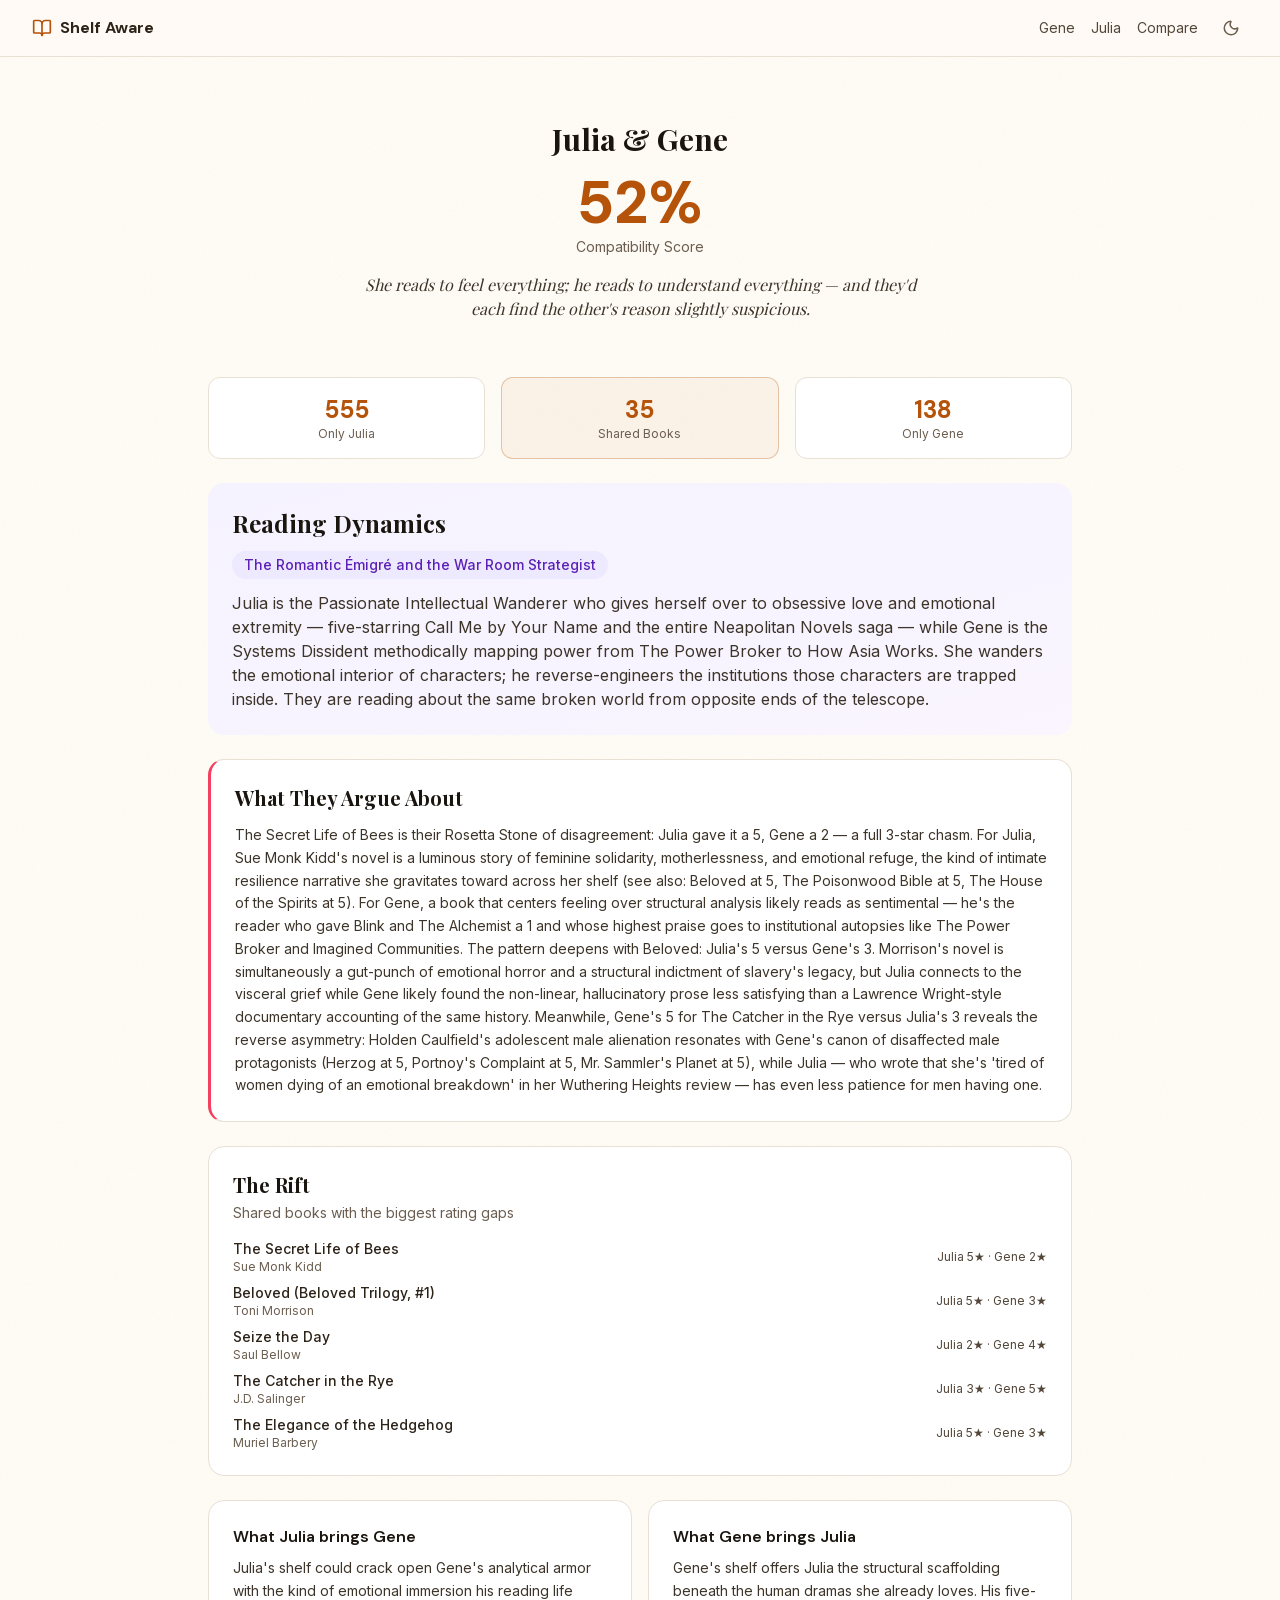
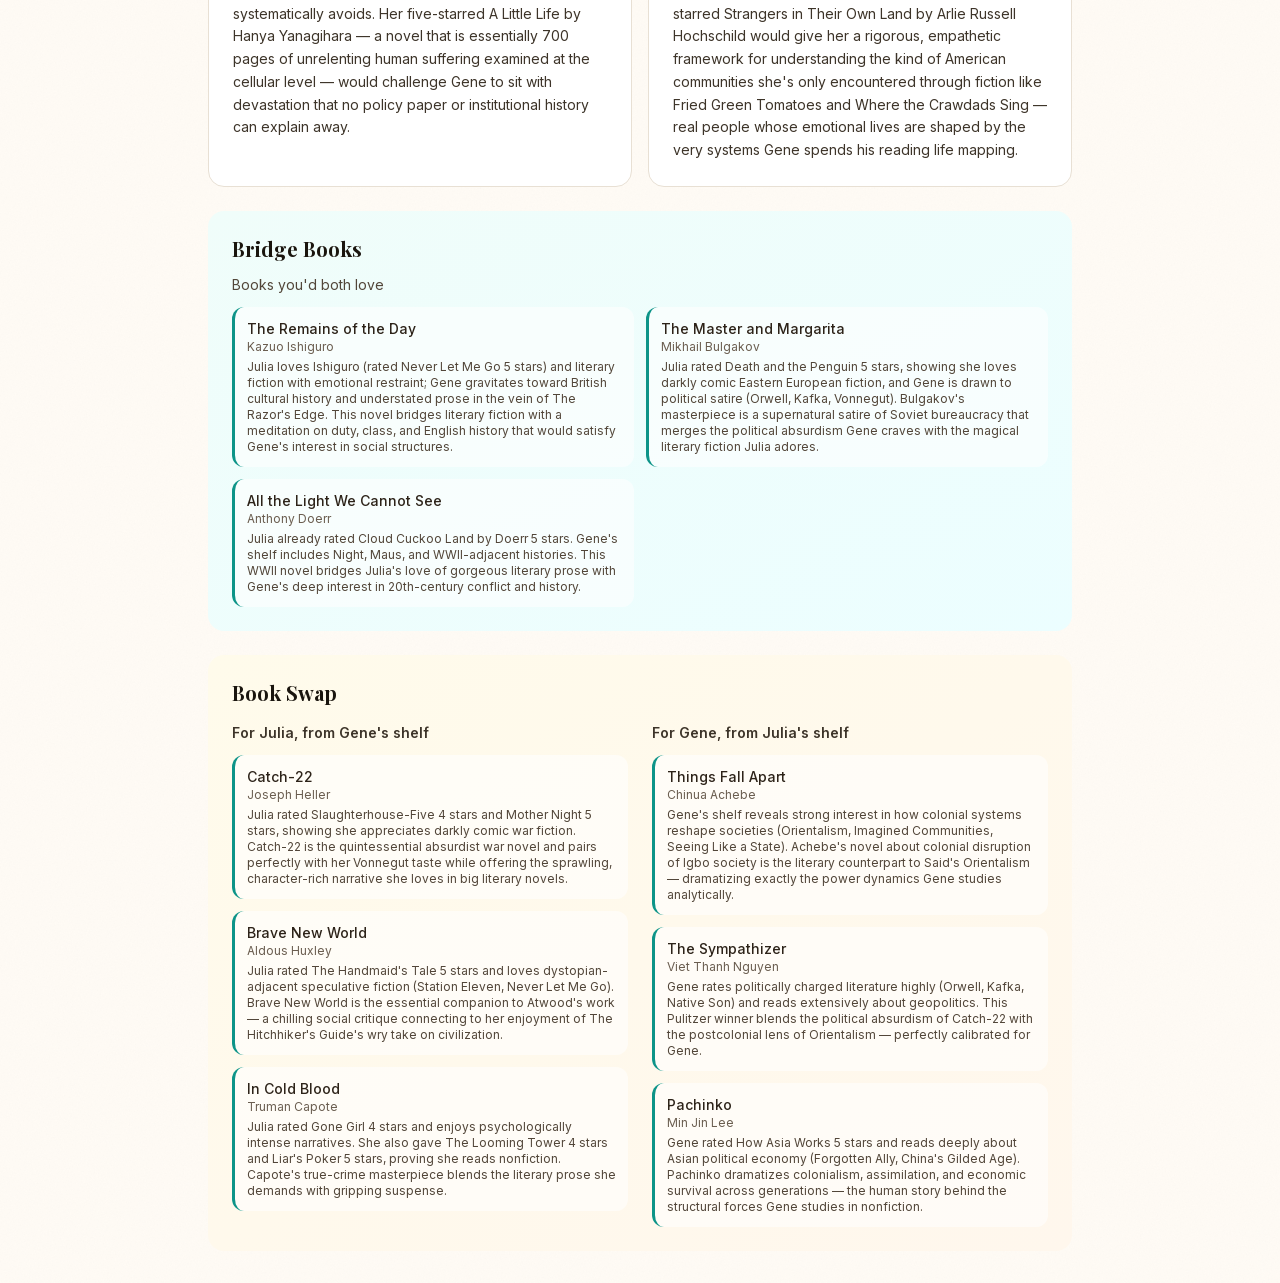
<file: compare/b91a572b-aaf2-47b4-baeb-50f31e5ee662/76806eae-9727-45bc-a619-92a8d1ce4b04/index.html>
<!DOCTYPE html><html lang="en"><head><meta charSet="utf-8"/><meta name="viewport" content="width=device-width, initial-scale=1"/><link rel="preload" href="/_next/static/media/13971731025ec697-s.p.woff2" as="font" crossorigin="" type="font/woff2"/><link rel="preload" href="/_next/static/media/e4af272ccee01ff0-s.p.woff2" as="font" crossorigin="" type="font/woff2"/><link rel="preload" href="/_next/static/media/eaead17c7dbfcd5d-s.p.woff2" as="font" crossorigin="" type="font/woff2"/><link rel="stylesheet" href="/_next/static/css/4195d7108e171bdd.css" data-precedence="next"/><link rel="preload" as="script" fetchPriority="low" href="/_next/static/chunks/webpack-02996f90d4d63cd1.js"/><script src="/_next/static/chunks/4bd1b696-7788693ada0d9699.js" async=""></script><script src="/_next/static/chunks/517-c20adc14b8f0e23e.js" async=""></script><script src="/_next/static/chunks/main-app-7c9ba033748de2bd.js" async=""></script><script src="/_next/static/chunks/173-6450b0e391bb4d09.js" async=""></script><script src="/_next/static/chunks/826-62ac92d37c9f1fb9.js" async=""></script><script src="/_next/static/chunks/app/layout.showcase-2aa91629aec12a63.js" async=""></script><script src="/_next/static/chunks/app/compare/%5BuserAId%5D/%5BuserBId%5D/page.showcase-5a12f1180118387a.js" async=""></script><meta name="next-size-adjust" content=""/><title>Julia &amp; Gene | Shelf Aware</title><meta name="description" content="She reads to feel everything; he reads to understand everything — and they&#x27;d each find the other&#x27;s reason slightly suspicious."/><meta property="og:title" content="Shelf Aware"/><meta property="og:description" content="Discover your literary DNA"/><meta property="og:site_name" content="Shelf Aware"/><meta property="og:type" content="website"/><meta name="twitter:card" content="summary"/><meta name="twitter:title" content="Shelf Aware"/><meta name="twitter:description" content="Discover your literary DNA"/><link rel="icon" href="/icon.svg?523a5647c9d3abca" type="image/svg+xml" sizes="any"/><script>
            try {
              const dark = localStorage.getItem('shelf-aware-dark') === '1';
              if (dark) document.documentElement.classList.add('dark');
            } catch(e) {}
          </script><script src="/_next/static/chunks/polyfills-42372ed130431b0a.js" noModule=""></script></head><body class="__variable_d9d98a __variable_d8ebd1 __variable_4161cd font-body bg-cream dark:bg-warm-900 text-warm-800 dark:text-warm-100 antialiased"><nav class="sticky top-0 z-50 border-b border-warm-200 dark:border-warm-700 bg-cream/80 dark:bg-warm-900/80 backdrop-blur-md"><div class="max-w-7xl mx-auto px-4 sm:px-6 lg:px-8 h-14 flex items-center justify-between gap-4"><a class="flex items-center gap-2 font-display font-bold text-warm-800 dark:text-warm-100 flex-shrink-0" href="/"><svg xmlns="http://www.w3.org/2000/svg" width="20" height="20" viewBox="0 0 24 24" fill="none" stroke="currentColor" stroke-width="2" stroke-linecap="round" stroke-linejoin="round" class="lucide lucide-book-open text-accent" aria-hidden="true"><path d="M12 7v14"></path><path d="M3 18a1 1 0 0 1-1-1V4a1 1 0 0 1 1-1h5a4 4 0 0 1 4 4 4 4 0 0 1 4-4h5a1 1 0 0 1 1 1v13a1 1 0 0 1-1 1h-6a3 3 0 0 0-3 3 3 3 0 0 0-3-3z"></path></svg><span>Shelf Aware</span></a><div class="flex items-center gap-4 overflow-x-auto scrollbar-hide"><a class="text-sm text-warm-600 dark:text-warm-300 hover:text-accent transition-colors whitespace-nowrap" href="/u/gene-hong-76806eae-9727-45bc-a619-92a8d1ce4b04/">Gene</a><a class="text-sm text-warm-600 dark:text-warm-300 hover:text-accent transition-colors whitespace-nowrap" href="/u/julia-b91a572b-aaf2-47b4-baeb-50f31e5ee662/">Julia</a><a class="text-sm text-warm-600 dark:text-warm-300 hover:text-accent transition-colors whitespace-nowrap" href="/compare/b91a572b-aaf2-47b4-baeb-50f31e5ee662/76806eae-9727-45bc-a619-92a8d1ce4b04/">Compare</a><button aria-label="Toggle dark mode" class="p-2 rounded-full hover:bg-warm-100 dark:hover:bg-warm-800 transition-colors"><svg xmlns="http://www.w3.org/2000/svg" width="18" height="18" viewBox="0 0 24 24" fill="none" stroke="currentColor" stroke-width="2" stroke-linecap="round" stroke-linejoin="round" class="lucide lucide-moon text-warm-500" aria-hidden="true"><path d="M20.985 12.486a9 9 0 1 1-9.473-9.472c.405-.022.617.46.402.803a6 6 0 0 0 8.268 8.268c.344-.215.825-.004.803.401"></path></svg></button></div></div></nav><main class="animate-pageIn"><div class="max-w-4xl mx-auto px-4 py-8 space-y-6"><div class="text-center py-8"><h1 class="font-serif text-3xl font-bold text-warm-900 dark:text-warm-50 mb-4">Julia &amp; Gene</h1><div class="inline-flex flex-col items-center"><div class="text-6xl font-display font-bold text-accent">52<!-- -->%</div><div class="text-warm-500 dark:text-warm-400 text-sm mt-1">Compatibility Score</div></div><p class="font-serif italic text-warm-700 dark:text-warm-300 max-w-xl mx-auto mt-4">She reads to feel everything; he reads to understand everything — and they&#x27;d each find the other&#x27;s reason slightly suspicious.</p></div><div class="grid grid-cols-3 gap-4 text-center"><div class="rounded-xl border border-warm-200 dark:border-warm-700 bg-white dark:bg-warm-800 p-4"><div class="font-display font-bold text-2xl text-accent">555</div><div class="text-xs text-warm-500">Only <!-- -->Julia</div></div><div class="rounded-xl border border-accent/30 bg-accent/5 p-4"><div class="font-display font-bold text-2xl text-accent">35</div><div class="text-xs text-warm-500">Shared Books</div></div><div class="rounded-xl border border-warm-200 dark:border-warm-700 bg-white dark:bg-warm-800 p-4"><div class="font-display font-bold text-2xl text-accent">138</div><div class="text-xs text-warm-500">Only <!-- -->Gene</div></div></div><div class="rounded-2xl bg-gradient-to-br from-violet-50 to-purple-50 dark:from-violet-950/20 dark:to-purple-950/20 p-6"><h2 class="font-serif text-2xl font-bold text-warm-900 dark:text-warm-50 mb-3">Reading Dynamics</h2><div class="inline-block bg-violet-100 dark:bg-violet-900/30 text-violet-800 dark:text-violet-300 px-3 py-1 rounded-full text-sm font-medium mb-3">The Romantic Émigré and the War Room Strategist</div><p class="text-warm-700 dark:text-warm-300">Julia is the Passionate Intellectual Wanderer who gives herself over to obsessive love and emotional extremity — five-starring Call Me by Your Name and the entire Neapolitan Novels saga — while Gene is the Systems Dissident methodically mapping power from The Power Broker to How Asia Works. She wanders the emotional interior of characters; he reverse-engineers the institutions those characters are trapped inside. They are reading about the same broken world from opposite ends of the telescope.</p></div><div class="rounded-2xl border border-warm-200 dark:border-warm-700 bg-white dark:bg-warm-800 p-6 accent-left-rose"><h2 class="font-serif text-xl font-bold text-warm-900 dark:text-warm-50 mb-3">What They Argue About</h2><p class="text-warm-700 dark:text-warm-300 text-sm leading-relaxed">The Secret Life of Bees is their Rosetta Stone of disagreement: Julia gave it a 5, Gene a 2 — a full 3-star chasm. For Julia, Sue Monk Kidd&#x27;s novel is a luminous story of feminine solidarity, motherlessness, and emotional refuge, the kind of intimate resilience narrative she gravitates toward across her shelf (see also: Beloved at 5, The Poisonwood Bible at 5, The House of the Spirits at 5). For Gene, a book that centers feeling over structural analysis likely reads as sentimental — he&#x27;s the reader who gave Blink and The Alchemist a 1 and whose highest praise goes to institutional autopsies like The Power Broker and Imagined Communities. The pattern deepens with Beloved: Julia&#x27;s 5 versus Gene&#x27;s 3. Morrison&#x27;s novel is simultaneously a gut-punch of emotional horror and a structural indictment of slavery&#x27;s legacy, but Julia connects to the visceral grief while Gene likely found the non-linear, hallucinatory prose less satisfying than a Lawrence Wright-style documentary accounting of the same history. Meanwhile, Gene&#x27;s 5 for The Catcher in the Rye versus Julia&#x27;s 3 reveals the reverse asymmetry: Holden Caulfield&#x27;s adolescent male alienation resonates with Gene&#x27;s canon of disaffected male protagonists (Herzog at 5, Portnoy&#x27;s Complaint at 5, Mr. Sammler&#x27;s Planet at 5), while Julia — who wrote that she&#x27;s &#x27;tired of women dying of an emotional breakdown&#x27; in her Wuthering Heights review — has even less patience for men having one.</p></div><div class="rounded-2xl border border-warm-200 dark:border-warm-700 bg-white dark:bg-warm-800 p-6"><h2 class="font-serif text-xl font-bold text-warm-900 dark:text-warm-50 mb-1">The Rift</h2><p class="text-sm text-warm-500 mb-4">Shared books with the biggest rating gaps</p><div class="space-y-2"><div class="flex items-center justify-between gap-4 text-sm"><div class="min-w-0"><div class="font-medium text-warm-800 dark:text-warm-100 truncate">The Secret Life of Bees</div><div class="text-xs text-warm-500 truncate">Sue Monk Kidd</div></div><div class="flex-shrink-0 text-xs text-warm-600 dark:text-warm-300 whitespace-nowrap">Julia<!-- --> <!-- -->5<!-- -->★ · <!-- -->Gene<!-- --> <!-- -->2<!-- -->★</div></div><div class="flex items-center justify-between gap-4 text-sm"><div class="min-w-0"><div class="font-medium text-warm-800 dark:text-warm-100 truncate">Beloved (Beloved Trilogy, #1)</div><div class="text-xs text-warm-500 truncate">Toni Morrison</div></div><div class="flex-shrink-0 text-xs text-warm-600 dark:text-warm-300 whitespace-nowrap">Julia<!-- --> <!-- -->5<!-- -->★ · <!-- -->Gene<!-- --> <!-- -->3<!-- -->★</div></div><div class="flex items-center justify-between gap-4 text-sm"><div class="min-w-0"><div class="font-medium text-warm-800 dark:text-warm-100 truncate">Seize the Day</div><div class="text-xs text-warm-500 truncate">Saul Bellow</div></div><div class="flex-shrink-0 text-xs text-warm-600 dark:text-warm-300 whitespace-nowrap">Julia<!-- --> <!-- -->2<!-- -->★ · <!-- -->Gene<!-- --> <!-- -->4<!-- -->★</div></div><div class="flex items-center justify-between gap-4 text-sm"><div class="min-w-0"><div class="font-medium text-warm-800 dark:text-warm-100 truncate">The Catcher in the Rye</div><div class="text-xs text-warm-500 truncate">J.D. Salinger</div></div><div class="flex-shrink-0 text-xs text-warm-600 dark:text-warm-300 whitespace-nowrap">Julia<!-- --> <!-- -->3<!-- -->★ · <!-- -->Gene<!-- --> <!-- -->5<!-- -->★</div></div><div class="flex items-center justify-between gap-4 text-sm"><div class="min-w-0"><div class="font-medium text-warm-800 dark:text-warm-100 truncate">The Elegance of the Hedgehog</div><div class="text-xs text-warm-500 truncate">Muriel Barbery</div></div><div class="flex-shrink-0 text-xs text-warm-600 dark:text-warm-300 whitespace-nowrap">Julia<!-- --> <!-- -->5<!-- -->★ · <!-- -->Gene<!-- --> <!-- -->3<!-- -->★</div></div></div></div><div class="grid sm:grid-cols-2 gap-4"><div class="rounded-2xl border border-warm-200 dark:border-warm-700 bg-white dark:bg-warm-800 p-6"><h3 class="font-display font-semibold text-warm-900 dark:text-warm-50 mb-2">What <!-- -->Julia<!-- --> brings <!-- -->Gene</h3><p class="text-sm text-warm-700 dark:text-warm-300 leading-relaxed">Julia&#x27;s shelf could crack open Gene&#x27;s analytical armor with the kind of emotional immersion his reading life systematically avoids. Her five-starred A Little Life by Hanya Yanagihara — a novel that is essentially 700 pages of unrelenting human suffering examined at the cellular level — would challenge Gene to sit with devastation that no policy paper or institutional history can explain away.</p></div><div class="rounded-2xl border border-warm-200 dark:border-warm-700 bg-white dark:bg-warm-800 p-6"><h3 class="font-display font-semibold text-warm-900 dark:text-warm-50 mb-2">What <!-- -->Gene<!-- --> brings <!-- -->Julia</h3><p class="text-sm text-warm-700 dark:text-warm-300 leading-relaxed">Gene&#x27;s shelf offers Julia the structural scaffolding beneath the human dramas she already loves. His five-starred Strangers in Their Own Land by Arlie Russell Hochschild would give her a rigorous, empathetic framework for understanding the kind of American communities she&#x27;s only encountered through fiction like Fried Green Tomatoes and Where the Crawdads Sing — real people whose emotional lives are shaped by the very systems Gene spends his reading life mapping.</p></div></div><div class="rounded-2xl bg-gradient-to-br from-teal-50 to-cyan-50 dark:from-teal-950/20 dark:to-cyan-950/20 p-6 space-y-3"><h2 class="font-serif text-xl font-bold text-warm-900 dark:text-warm-50">Bridge Books</h2><p class="text-sm text-warm-600 dark:text-warm-300">Books you&#x27;d both love</p><div class="grid sm:grid-cols-2 gap-3"><div class="bg-white/60 dark:bg-warm-800/60 rounded-xl p-3 accent-left-teal"><div class="font-medium text-warm-800 dark:text-warm-100 text-sm">The Remains of the Day</div><div class="text-xs text-warm-500">Kazuo Ishiguro</div><div class="text-xs text-warm-600 dark:text-warm-400 mt-1">Julia loves Ishiguro (rated Never Let Me Go 5 stars) and literary fiction with emotional restraint; Gene gravitates toward British cultural history and understated prose in the vein of The Razor&#x27;s Edge. This novel bridges literary fiction with a meditation on duty, class, and English history that would satisfy Gene&#x27;s interest in social structures.</div></div><div class="bg-white/60 dark:bg-warm-800/60 rounded-xl p-3 accent-left-teal"><div class="font-medium text-warm-800 dark:text-warm-100 text-sm">The Master and Margarita</div><div class="text-xs text-warm-500">Mikhail Bulgakov</div><div class="text-xs text-warm-600 dark:text-warm-400 mt-1">Julia rated Death and the Penguin 5 stars, showing she loves darkly comic Eastern European fiction, and Gene is drawn to political satire (Orwell, Kafka, Vonnegut). Bulgakov&#x27;s masterpiece is a supernatural satire of Soviet bureaucracy that merges the political absurdism Gene craves with the magical literary fiction Julia adores.</div></div><div class="bg-white/60 dark:bg-warm-800/60 rounded-xl p-3 accent-left-teal"><div class="font-medium text-warm-800 dark:text-warm-100 text-sm">All the Light We Cannot See</div><div class="text-xs text-warm-500">Anthony Doerr</div><div class="text-xs text-warm-600 dark:text-warm-400 mt-1">Julia already rated Cloud Cuckoo Land by Doerr 5 stars. Gene&#x27;s shelf includes Night, Maus, and WWII-adjacent histories. This WWII novel bridges Julia&#x27;s love of gorgeous literary prose with Gene&#x27;s deep interest in 20th-century conflict and history.</div></div></div></div><div class="rounded-2xl bg-gradient-to-br from-amber-50 to-orange-50 dark:from-amber-950/20 dark:to-orange-950/20 p-6 space-y-4"><h2 class="font-serif text-xl font-bold text-warm-900 dark:text-warm-50">Book Swap</h2><div class="grid sm:grid-cols-2 gap-6"><div class="space-y-3"><h3 class="text-sm font-semibold text-warm-700 dark:text-warm-300">For <!-- -->Julia<!-- -->, from <!-- -->Gene<!-- -->&#x27;s shelf</h3><div class="bg-white/60 dark:bg-warm-800/60 rounded-xl p-3 accent-left-teal"><div class="font-medium text-warm-800 dark:text-warm-100 text-sm">Catch-22</div><div class="text-xs text-warm-500">Joseph Heller</div><div class="text-xs text-warm-600 dark:text-warm-400 mt-1">Julia rated Slaughterhouse-Five 4 stars and Mother Night 5 stars, showing she appreciates darkly comic war fiction. Catch-22 is the quintessential absurdist war novel and pairs perfectly with her Vonnegut taste while offering the sprawling, character-rich narrative she loves in big literary novels.</div></div><div class="bg-white/60 dark:bg-warm-800/60 rounded-xl p-3 accent-left-teal"><div class="font-medium text-warm-800 dark:text-warm-100 text-sm">Brave New World</div><div class="text-xs text-warm-500">Aldous Huxley</div><div class="text-xs text-warm-600 dark:text-warm-400 mt-1">Julia rated The Handmaid&#x27;s Tale 5 stars and loves dystopian-adjacent speculative fiction (Station Eleven, Never Let Me Go). Brave New World is the essential companion to Atwood&#x27;s work — a chilling social critique connecting to her enjoyment of The Hitchhiker&#x27;s Guide&#x27;s wry take on civilization.</div></div><div class="bg-white/60 dark:bg-warm-800/60 rounded-xl p-3 accent-left-teal"><div class="font-medium text-warm-800 dark:text-warm-100 text-sm">In Cold Blood</div><div class="text-xs text-warm-500">Truman Capote</div><div class="text-xs text-warm-600 dark:text-warm-400 mt-1">Julia rated Gone Girl 4 stars and enjoys psychologically intense narratives. She also gave The Looming Tower 4 stars and Liar&#x27;s Poker 5 stars, proving she reads nonfiction. Capote&#x27;s true-crime masterpiece blends the literary prose she demands with gripping suspense.</div></div></div><div class="space-y-3"><h3 class="text-sm font-semibold text-warm-700 dark:text-warm-300">For <!-- -->Gene<!-- -->, from <!-- -->Julia<!-- -->&#x27;s shelf</h3><div class="bg-white/60 dark:bg-warm-800/60 rounded-xl p-3 accent-left-teal"><div class="font-medium text-warm-800 dark:text-warm-100 text-sm">Things Fall Apart</div><div class="text-xs text-warm-500">Chinua Achebe</div><div class="text-xs text-warm-600 dark:text-warm-400 mt-1">Gene&#x27;s shelf reveals strong interest in how colonial systems reshape societies (Orientalism, Imagined Communities, Seeing Like a State). Achebe&#x27;s novel about colonial disruption of Igbo society is the literary counterpart to Said&#x27;s Orientalism — dramatizing exactly the power dynamics Gene studies analytically.</div></div><div class="bg-white/60 dark:bg-warm-800/60 rounded-xl p-3 accent-left-teal"><div class="font-medium text-warm-800 dark:text-warm-100 text-sm">The Sympathizer</div><div class="text-xs text-warm-500">Viet Thanh Nguyen</div><div class="text-xs text-warm-600 dark:text-warm-400 mt-1">Gene rates politically charged literature highly (Orwell, Kafka, Native Son) and reads extensively about geopolitics. This Pulitzer winner blends the political absurdism of Catch-22 with the postcolonial lens of Orientalism — perfectly calibrated for Gene.</div></div><div class="bg-white/60 dark:bg-warm-800/60 rounded-xl p-3 accent-left-teal"><div class="font-medium text-warm-800 dark:text-warm-100 text-sm">Pachinko</div><div class="text-xs text-warm-500">Min Jin Lee</div><div class="text-xs text-warm-600 dark:text-warm-400 mt-1">Gene rated How Asia Works 5 stars and reads deeply about Asian political economy (Forgotten Ally, China&#x27;s Gilded Age). Pachinko dramatizes colonialism, assimilation, and economic survival across generations — the human story behind the structural forces Gene studies in nonfiction.</div></div></div></div></div></div></main><script src="/_next/static/chunks/webpack-02996f90d4d63cd1.js" async=""></script><script>(self.__next_f=self.__next_f||[]).push([0])</script><script>self.__next_f.push([1,"1:\"$Sreact.fragment\"\n2:I[2208,[\"173\",\"static/chunks/173-6450b0e391bb4d09.js\",\"826\",\"static/chunks/826-62ac92d37c9f1fb9.js\",\"210\",\"static/chunks/app/layout.showcase-2aa91629aec12a63.js\"],\"ShowcaseShell\"]\n3:I[5244,[],\"\"]\n4:I[3866,[],\"\"]\n5:I[1075,[\"6\",\"static/chunks/app/compare/%5BuserAId%5D/%5BuserBId%5D/page.showcase-5a12f1180118387a.js\"],\"ComparisonView\"]\n7:I[6213,[],\"OutletBoundary\"]\n9:I[6213,[],\"MetadataBoundary\"]\nb:I[6213,[],\"ViewportBoundary\"]\nd:I[4835,[],\"\"]\n:HL[\"/_next/static/media/13971731025ec697-s.p.woff2\",\"font\",{\"crossOrigin\":\"\",\"type\":\"font/woff2\"}]\n:HL[\"/_next/static/media/e4af272ccee01ff0-s.p.woff2\",\"font\",{\"crossOrigin\":\"\",\"type\":\"font/woff2\"}]\n:HL[\"/_next/static/media/eaead17c7dbfcd5d-s.p.woff2\",\"font\",{\"crossOrigin\":\"\",\"type\":\"font/woff2\"}]\n:HL[\"/_next/static/css/4195d7108e171bdd.css\",\"style\"]\n6:T5ab,The Secret Life of Bees is their Rosetta Stone of disagreement: Julia gave it a 5, Gene a 2 — a full 3-star chasm. For Julia, Sue Monk Kidd's novel is a luminous story of feminine solidarity, motherlessness, and emotional refuge, the kind of intimate resilience narrative she gravitates toward across her shelf (see also: Beloved at 5, The Poisonwood Bible at 5, The House of the Spirits at 5). For Gene, a book that centers feeling over structural analysis likely reads as sentimental — he's the reader who gave Blink and The Alchemist a 1 and whose highest praise goes to institutional autopsies like The Power Broker and Imagined Communities. The pattern deepens with Beloved: Julia's 5 versus Gene's 3. Morrison's novel is simultaneously a gut-punch of emotional horror and a structural indictment of slavery's legacy, but Julia connects to the visceral grief while Gene likely found the non-linear, hallucinatory prose less satisfying than a Lawrence Wright-style documentary accounting of the same history. Meanwhile, Gene's 5 for The Catcher in the Rye versus Julia's 3 reveals the reverse asymmetry: Holden Caulfield's adolescent male alienation resonates with Gene's canon of disaffected male protagonists "])</script><script>self.__next_f.push([1,"(Herzog at 5, Portnoy's Complaint at 5, Mr. Sammler's Planet at 5), while Julia — who wrote that she's 'tired of women dying of an emotional breakdown' in her Wuthering Heights review — has even less patience for men having one."])</script><script>self.__next_f.push([1,"0:{\"P\":null,\"b\":\"RlziiJAZpnqMW6qaIpFbw\",\"p\":\"\",\"c\":[\"\",\"compare\",\"b91a572b-aaf2-47b4-baeb-50f31e5ee662\",\"76806eae-9727-45bc-a619-92a8d1ce4b04\",\"\"],\"i\":false,\"f\":[[[\"\",{\"children\":[\"compare\",{\"children\":[[\"userAId\",\"b91a572b-aaf2-47b4-baeb-50f31e5ee662\",\"d\"],{\"children\":[[\"userBId\",\"76806eae-9727-45bc-a619-92a8d1ce4b04\",\"d\"],{\"children\":[\"__PAGE__\",{}]}]}]}]},\"$undefined\",\"$undefined\",true],[\"\",[\"$\",\"$1\",\"c\",{\"children\":[[[\"$\",\"link\",\"0\",{\"rel\":\"stylesheet\",\"href\":\"/_next/static/css/4195d7108e171bdd.css\",\"precedence\":\"next\",\"crossOrigin\":\"$undefined\",\"nonce\":\"$undefined\"}]],[\"$\",\"html\",null,{\"lang\":\"en\",\"suppressHydrationWarning\":true,\"children\":[[\"$\",\"head\",null,{\"children\":[\"$\",\"script\",null,{\"dangerouslySetInnerHTML\":{\"__html\":\"\\n            try {\\n              const dark = localStorage.getItem('shelf-aware-dark') === '1';\\n              if (dark) document.documentElement.classList.add('dark');\\n            } catch(e) {}\\n          \"}}]}],[\"$\",\"body\",null,{\"className\":\"__variable_d9d98a __variable_d8ebd1 __variable_4161cd font-body bg-cream dark:bg-warm-900 text-warm-800 dark:text-warm-100 antialiased\",\"children\":[\"$\",\"$L2\",null,{\"links\":[{\"href\":\"/u/gene-hong-76806eae-9727-45bc-a619-92a8d1ce4b04/\",\"label\":\"Gene\"},{\"href\":\"/u/julia-b91a572b-aaf2-47b4-baeb-50f31e5ee662/\",\"label\":\"Julia\"}],\"children\":[\"$\",\"$L3\",null,{\"parallelRouterKey\":\"children\",\"segmentPath\":[\"children\"],\"error\":\"$undefined\",\"errorStyles\":\"$undefined\",\"errorScripts\":\"$undefined\",\"template\":[\"$\",\"$L4\",null,{}],\"templateStyles\":\"$undefined\",\"templateScripts\":\"$undefined\",\"notFound\":[[],[[\"$\",\"title\",null,{\"children\":\"404: This page could not be found.\"}],[\"$\",\"div\",null,{\"style\":{\"fontFamily\":\"system-ui,\\\"Segoe UI\\\",Roboto,Helvetica,Arial,sans-serif,\\\"Apple Color Emoji\\\",\\\"Segoe UI Emoji\\\"\",\"height\":\"100vh\",\"textAlign\":\"center\",\"display\":\"flex\",\"flexDirection\":\"column\",\"alignItems\":\"center\",\"justifyContent\":\"center\"},\"children\":[\"$\",\"div\",null,{\"children\":[[\"$\",\"style\",null,{\"dangerouslySetInnerHTML\":{\"__html\":\"body{color:#000;background:#fff;margin:0}.next-error-h1{border-right:1px solid rgba(0,0,0,.3)}@media (prefers-color-scheme:dark){body{color:#fff;background:#000}.next-error-h1{border-right:1px solid rgba(255,255,255,.3)}}\"}}],[\"$\",\"h1\",null,{\"className\":\"next-error-h1\",\"style\":{\"display\":\"inline-block\",\"margin\":\"0 20px 0 0\",\"padding\":\"0 23px 0 0\",\"fontSize\":24,\"fontWeight\":500,\"verticalAlign\":\"top\",\"lineHeight\":\"49px\"},\"children\":404}],[\"$\",\"div\",null,{\"style\":{\"display\":\"inline-block\"},\"children\":[\"$\",\"h2\",null,{\"style\":{\"fontSize\":14,\"fontWeight\":400,\"lineHeight\":\"49px\",\"margin\":0},\"children\":\"This page could not be found.\"}]}]]}]}]]],\"forbidden\":\"$undefined\",\"unauthorized\":\"$undefined\"}]}]}]]}]]}],{\"children\":[\"compare\",[\"$\",\"$1\",\"c\",{\"children\":[null,[\"$\",\"$L3\",null,{\"parallelRouterKey\":\"children\",\"segmentPath\":[\"children\",\"compare\",\"children\"],\"error\":\"$undefined\",\"errorStyles\":\"$undefined\",\"errorScripts\":\"$undefined\",\"template\":[\"$\",\"$L4\",null,{}],\"templateStyles\":\"$undefined\",\"templateScripts\":\"$undefined\",\"notFound\":\"$undefined\",\"forbidden\":\"$undefined\",\"unauthorized\":\"$undefined\"}]]}],{\"children\":[[\"userAId\",\"b91a572b-aaf2-47b4-baeb-50f31e5ee662\",\"d\"],[\"$\",\"$1\",\"c\",{\"children\":[null,[\"$\",\"$L3\",null,{\"parallelRouterKey\":\"children\",\"segmentPath\":[\"children\",\"compare\",\"children\",\"$0:f:0:1:2:children:2:children:0\",\"children\"],\"error\":\"$undefined\",\"errorStyles\":\"$undefined\",\"errorScripts\":\"$undefined\",\"template\":[\"$\",\"$L4\",null,{}],\"templateStyles\":\"$undefined\",\"templateScripts\":\"$undefined\",\"notFound\":\"$undefined\",\"forbidden\":\"$undefined\",\"unauthorized\":\"$undefined\"}]]}],{\"children\":[[\"userBId\",\"76806eae-9727-45bc-a619-92a8d1ce4b04\",\"d\"],[\"$\",\"$1\",\"c\",{\"children\":[null,[\"$\",\"$L3\",null,{\"parallelRouterKey\":\"children\",\"segmentPath\":[\"children\",\"compare\",\"children\",\"$0:f:0:1:2:children:2:children:0\",\"children\",\"$0:f:0:1:2:children:2:children:2:children:0\",\"children\"],\"error\":\"$undefined\",\"errorStyles\":\"$undefined\",\"errorScripts\":\"$undefined\",\"template\":[\"$\",\"$L4\",null,{}],\"templateStyles\":\"$undefined\",\"templateScripts\":\"$undefined\",\"notFound\":\"$undefined\",\"forbidden\":\"$undefined\",\"unauthorized\":\"$undefined\"}]]}],{\"children\":[\"__PAGE__\",[\"$\",\"$1\",\"c\",{\"children\":[[\"$\",\"$L5\",null,{\"data\":{\"user_a_id\":\"b91a572b-aaf2-47b4-baeb-50f31e5ee662\",\"user_b_id\":\"76806eae-9727-45bc-a619-92a8d1ce4b04\",\"user_a_name\":\"Julia\",\"user_b_name\":\"Gene\",\"status\":\"ready\",\"compatibility_score\":52,\"hard_stats\":{\"the_rift\":{\"biggest_rifts\":[{\"title\":\"The Secret Life of Bees\",\"author\":\"Sue Monk Kidd\",\"rating_a\":5,\"rating_b\":2,\"difference\":3},{\"title\":\"Beloved (Beloved Trilogy, #1)\",\"author\":\"Toni Morrison\",\"rating_a\":5,\"rating_b\":3,\"difference\":2},{\"title\":\"Seize the Day\",\"author\":\"Saul Bellow\",\"rating_a\":2,\"rating_b\":4,\"difference\":2},{\"title\":\"The Catcher in the Rye\",\"author\":\"J.D. Salinger\",\"rating_a\":3,\"rating_b\":5,\"difference\":2},{\"title\":\"The Elegance of the Hedgehog\",\"author\":\"Muriel Barbery\",\"rating_a\":5,\"rating_b\":3,\"difference\":2}],\"agreement_examples\":[{\"title\":\"The Looming Tower: Al-Qaeda and the Road to 9/11\",\"rating\":4},{\"title\":\"The Virgin Suicides\",\"rating\":4},{\"title\":\"God Save Texas: A Journey into the Soul of the Lone Star State\",\"rating\":3}],\"perfect_agreements\":10,\"total_disagreements\":13},\"rating_clash\":{\"user_a\":{\"name\":\"julia\",\"label\":\"Enthusiast\",\"mean_diff\":0.0237,\"pct_5_star\":39.26,\"average_rating\":4.06},\"user_b\":{\"name\":\"gene\",\"label\":\"Generous Reader\",\"mean_diff\":0.0647,\"pct_5_star\":31.79,\"average_rating\":4.06},\"same_style\":false},\"shared_shelf\":{\"venn_data\":{\"only_a\":555,\"only_b\":138,\"shared\":35},\"only_a_count\":555,\"only_b_count\":138,\"shared_books\":[{\"title\":\"Wuthering Heights\",\"author\":\"Emily Brontë\",\"rating_a\":3,\"rating_b\":4},{\"title\":\"The Looming Tower: Al-Qaeda and the Road to 9/11\",\"author\":\"Lawrence Wright\",\"rating_a\":4,\"rating_b\":4},{\"title\":\"Liar's Poker: Rising Through the Wreckage on Wall Street\",\"author\":\"Michael   Lewis\",\"rating_a\":5,\"rating_b\":4},{\"title\":\"One Day in the Life of Ivan Denisovich\",\"author\":\"Aleksandr Solzhenitsyn\",\"rating_a\":4,\"rating_b\":3},{\"title\":\"The Virgin Suicides\",\"author\":\"Jeffrey Eugenides\",\"rating_a\":4,\"rating_b\":4},{\"title\":\"Night\",\"author\":\"Elie Wiesel\",\"rating_a\":0,\"rating_b\":5},{\"title\":\"God Save Texas: A Journey into the Soul of the Lone Star State\",\"author\":\"Lawrence Wright\",\"rating_a\":3,\"rating_b\":3},{\"title\":\"The Curious Incident of the Dog in the Night-Time\",\"author\":\"Mark Haddon\",\"rating_a\":3,\"rating_b\":4},{\"title\":\"Slaughterhouse-Five\",\"author\":\"Kurt Vonnegut Jr.\",\"rating_a\":4,\"rating_b\":5},{\"title\":\"Beloved (Beloved Trilogy, #1)\",\"author\":\"Toni Morrison\",\"rating_a\":5,\"rating_b\":3},{\"title\":\"Invisible Man\",\"author\":\"Ralph Ellison\",\"rating_a\":4,\"rating_b\":5},{\"title\":\"Seize the Day\",\"author\":\"Saul Bellow\",\"rating_a\":2,\"rating_b\":4},{\"title\":\"The Secret Life of Bees\",\"author\":\"Sue Monk Kidd\",\"rating_a\":5,\"rating_b\":2},{\"title\":\"Of Mice and Men\",\"author\":\"John Steinbeck\",\"rating_a\":5,\"rating_b\":5},{\"title\":\"Slapstick, or Lonesome No More!\",\"author\":\"Kurt Vonnegut Jr.\",\"rating_a\":3,\"rating_b\":3},{\"title\":\"The Catcher in the Rye\",\"author\":\"J.D. Salinger\",\"rating_a\":3,\"rating_b\":5},{\"title\":\"Death of a Salesman\",\"author\":\"Arthur Miller\",\"rating_a\":0,\"rating_b\":4},{\"title\":\"Mother Night\",\"author\":\"Kurt Vonnegut Jr.\",\"rating_a\":5,\"rating_b\":5},{\"title\":\"The Elegance of the Hedgehog\",\"author\":\"Muriel Barbery\",\"rating_a\":5,\"rating_b\":3},{\"title\":\"Persepolis: The Story of a Childhood (Persepolis, #1)\",\"author\":\"Marjane Satrapi\",\"rating_a\":0,\"rating_b\":4},{\"title\":\"Red Notice: A True Story of High Finance, Murder, and One Man's Fight for Justice\",\"author\":\"Bill Browder\",\"rating_a\":4,\"rating_b\":4},{\"title\":\"Animal Farm\",\"author\":\"George Orwell\",\"rating_a\":0,\"rating_b\":5},{\"title\":\"The Great Gatsby\",\"author\":\"F. Scott Fitzgerald\",\"rating_a\":5,\"rating_b\":5},{\"title\":\"Oedipus Rex  (The Theban Plays, #1)\",\"author\":\"Sophocles\",\"rating_a\":0,\"rating_b\":4},{\"title\":\"Heart of Darkness\",\"author\":\"Joseph Conrad\",\"rating_a\":0,\"rating_b\":5},{\"title\":\"The Adventures of Huckleberry Finn (Adventures of Tom and Huck, #2)\",\"author\":\"Mark Twain\",\"rating_a\":0,\"rating_b\":4},{\"title\":\"To Kill a Mockingbird\",\"author\":\"Harper Lee\",\"rating_a\":0,\"rating_b\":5},{\"title\":\"Siddhartha\",\"author\":\"Hermann Hesse\",\"rating_a\":0,\"rating_b\":2},{\"title\":\"The Scarlet Letter\",\"author\":\"Nathaniel Hawthorne\",\"rating_a\":0,\"rating_b\":4},{\"title\":\"The Diary of a Young Girl\",\"author\":\"Anne Frank\",\"rating_a\":0,\"rating_b\":5},{\"title\":\"The Stranger\",\"author\":\"Albert Camus\",\"rating_a\":0,\"rating_b\":5},{\"title\":\"A Separate Peace\",\"author\":\"John Knowles\",\"rating_a\":3,\"rating_b\":4},{\"title\":\"The Odyssey\",\"author\":\"Homer\",\"rating_a\":4,\"rating_b\":4},{\"title\":\"A Tale of Two Cities\",\"author\":\"Charles Dickens\",\"rating_a\":4,\"rating_b\":4},{\"title\":\"The Picture of Dorian Gray\",\"author\":\"Oscar Wilde\",\"rating_a\":4,\"rating_b\":5}],\"shared_count\":35},\"genre_overlap\":{\"only_a_genres\":[\"Romance\"],\"only_b_genres\":[],\"shared_genres\":[\"Literary Fiction\",\"Young Adult\",\"Classics\",\"Historical Fiction\",\"Fantasy\",\"Biography/Memoir\",\"Science Fiction\",\"History\",\"Politics/Social Science\"],\"dual_chart_data\":{\"labels\":[\"Literary Fiction\",\"Young Adult\",\"Classics\",\"Historical Fiction\",\"Fantasy\",\"Biography/Memoir\",\"Science Fiction\",\"History\",\"Romance\",\"Politics/Social Science\"],\"values_a\":[236,166,96,94,97,62,57,17,49,9],\"values_b\":[55,1,67,6,1,26,11,45,0,40]}},\"pace_vs_patience\":{\"user_a\":{\"name\":\"julia\",\"label\":\"Marathoner\",\"avg_pages\":351,\"books_per_year\":29.4},\"user_b\":{\"name\":\"gene\",\"label\":\"Marathoner\",\"avg_pages\":343,\"books_per_year\":5.6},\"length_winner\":\"julia\",\"volume_winner\":\"julia\"},\"decades_alignment\":{\"same_era\":false,\"dominant_a\":\"2010s\",\"dominant_b\":\"2000s\",\"dual_chart_data\":{\"labels\":[\"800s\",\"1000s\",\"1270s\",\"1320s\",\"1500s\",\"1530s\",\"1590s\",\"1600s\",\"1620s\",\"1640s\",\"1660s\",\"1710s\",\"1720s\",\"1750s\",\"1780s\",\"1790s\",\"1810s\",\"1830s\",\"1840s\",\"1850s\",\"1860s\",\"1870s\",\"1880s\",\"1890s\",\"1900s\",\"1910s\",\"1920s\",\"1930s\",\"1940s\",\"1950s\",\"1960s\",\"1970s\",\"1980s\",\"1990s\",\"2000s\",\"2010s\",\"2020s\"],\"values_a\":[1,1,1,1,0,0,2,3,2,0,1,1,0,1,0,2,3,7,8,7,5,3,14,6,2,2,11,9,13,32,26,15,14,46,112,154,62],\"values_b\":[0,0,0,0,1,1,0,0,0,1,0,0,1,0,1,0,1,1,2,3,4,1,3,4,1,2,3,5,8,10,13,7,14,11,30,29,11]}},\"compatibility_score\":52},\"ai_dynamics\":{\"compatibility_score\":52,\"compatibility_line\":\"She reads to feel everything; he reads to understand everything — and they'd each find the other's reason slightly suspicious.\",\"dynamic_trope\":\"The Romantic Émigré and the War Room Strategist\",\"summary\":\"Julia is the Passionate Intellectual Wanderer who gives herself over to obsessive love and emotional extremity — five-starring Call Me by Your Name and the entire Neapolitan Novels saga — while Gene is the Systems Dissident methodically mapping power from The Power Broker to How Asia Works. She wanders the emotional interior of characters; he reverse-engineers the institutions those characters are trapped inside. They are reading about the same broken world from opposite ends of the telescope.\",\"what_they_argue_about\":\"$6\",\"what_each_brings\":{\"a_brings_to_b\":\"Julia's shelf could crack open Gene's analytical armor with the kind of emotional immersion his reading life systematically avoids. Her five-starred A Little Life by Hanya Yanagihara — a novel that is essentially 700 pages of unrelenting human suffering examined at the cellular level — would challenge Gene to sit with devastation that no policy paper or institutional history can explain away.\",\"b_brings_to_a\":\"Gene's shelf offers Julia the structural scaffolding beneath the human dramas she already loves. His five-starred Strangers in Their Own Land by Arlie Russell Hochschild would give her a rigorous, empathetic framework for understanding the kind of American communities she's only encountered through fiction like Fried Green Tomatoes and Where the Crawdads Sing — real people whose emotional lives are shaped by the very systems Gene spends his reading life mapping.\"},\"one_book_that_changes_everything\":{\"for_a\":{\"title\":\"Homage to Catalonia\",\"author\":\"George Orwell\",\"why\":\"Julia already reads in multiple languages and devours historical fiction set in periods of upheaval (The Poisonwood Bible, Beasts of a Little Land, the entire Neapolitan saga), but she tends to experience history through intimate emotional lenses. Orwell's firsthand account of fighting in the Spanish Civil War — which Gene five-starred — would show her how political disillusionment feels from inside the machinery of ideology, not just from the kitchen table. It would reframe her love of Hemingway's For Whom the Bell Tolls from romantic tragedy into systemic betrayal, and she'd finally understand why Gene trusts the autopsy report more than the eulogy.\"},\"for_b\":{\"title\":\"The Complete Stories\",\"author\":\"Clarice Lispector\",\"why\":\"Gene's literary fiction taste runs toward male existentialists — Kafka, Camus, Bellow, Dostoevsky — writers who intellectualize alienation. Julia five-starred Lispector's stories, which do something Gene's shelf almost never attempts: they render female consciousness with the same philosophical density he admires in Notes from Underground, but from an entirely different tradition. If Gene read Lispector, he'd discover that the emotional interiority he dismisses in books like The Secret Life of Bees can be as structurally rigorous and unsettling as anything Kafka ever wrote — and he might finally understand what Julia is actually looking for on the page.\"}}},\"ai_recommendations\":{\"bridge_books\":[{\"why\":\"Julia loves Ishiguro (rated Never Let Me Go 5 stars) and literary fiction with emotional restraint; Gene gravitates toward British cultural history and understated prose in the vein of The Razor's Edge. This novel bridges literary fiction with a meditation on duty, class, and English history that would satisfy Gene's interest in social structures.\",\"title\":\"The Remains of the Day\",\"author\":\"Kazuo Ishiguro\"},{\"why\":\"Julia rated Death and the Penguin 5 stars, showing she loves darkly comic Eastern European fiction, and Gene is drawn to political satire (Orwell, Kafka, Vonnegut). Bulgakov's masterpiece is a supernatural satire of Soviet bureaucracy that merges the political absurdism Gene craves with the magical literary fiction Julia adores.\",\"title\":\"The Master and Margarita\",\"author\":\"Mikhail Bulgakov\"},{\"why\":\"Julia already rated Cloud Cuckoo Land by Doerr 5 stars. Gene's shelf includes Night, Maus, and WWII-adjacent histories. This WWII novel bridges Julia's love of gorgeous literary prose with Gene's deep interest in 20th-century conflict and history.\",\"title\":\"All the Light We Cannot See\",\"author\":\"Anthony Doerr\"}],\"book_swap\":{\"a_should_read\":[{\"why\":\"Julia rated Slaughterhouse-Five 4 stars and Mother Night 5 stars, showing she appreciates darkly comic war fiction. Catch-22 is the quintessential absurdist war novel and pairs perfectly with her Vonnegut taste while offering the sprawling, character-rich narrative she loves in big literary novels.\",\"title\":\"Catch-22\",\"author\":\"Joseph Heller\"},{\"why\":\"Julia rated The Handmaid's Tale 5 stars and loves dystopian-adjacent speculative fiction (Station Eleven, Never Let Me Go). Brave New World is the essential companion to Atwood's work — a chilling social critique connecting to her enjoyment of The Hitchhiker's Guide's wry take on civilization.\",\"title\":\"Brave New World\",\"author\":\"Aldous Huxley\"},{\"why\":\"Julia rated Gone Girl 4 stars and enjoys psychologically intense narratives. She also gave The Looming Tower 4 stars and Liar's Poker 5 stars, proving she reads nonfiction. Capote's true-crime masterpiece blends the literary prose she demands with gripping suspense.\",\"title\":\"In Cold Blood\",\"author\":\"Truman Capote\"}],\"b_should_read\":[{\"why\":\"Gene's shelf reveals strong interest in how colonial systems reshape societies (Orientalism, Imagined Communities, Seeing Like a State). Achebe's novel about colonial disruption of Igbo society is the literary counterpart to Said's Orientalism — dramatizing exactly the power dynamics Gene studies analytically.\",\"title\":\"Things Fall Apart\",\"author\":\"Chinua Achebe\"},{\"why\":\"Gene rates politically charged literature highly (Orwell, Kafka, Native Son) and reads extensively about geopolitics. This Pulitzer winner blends the political absurdism of Catch-22 with the postcolonial lens of Orientalism — perfectly calibrated for Gene.\",\"title\":\"The Sympathizer\",\"author\":\"Viet Thanh Nguyen\"},{\"why\":\"Gene rated How Asia Works 5 stars and reads deeply about Asian political economy (Forgotten Ally, China's Gilded Age). Pachinko dramatizes colonialism, assimilation, and economic survival across generations — the human story behind the structural forces Gene studies in nonfiction.\",\"title\":\"Pachinko\",\"author\":\"Min Jin Lee\"}]}}}}],null,[\"$\",\"$L7\",null,{\"children\":\"$L8\"}]]}],{},null,false]},null,false]},null,false]},null,false]},null,false],[\"$\",\"$1\",\"h\",{\"children\":[null,[\"$\",\"$1\",\"qKc8NlgGE6rkHe-HaruXK\",{\"children\":[[\"$\",\"$L9\",null,{\"children\":\"$La\"}],[\"$\",\"$Lb\",null,{\"children\":\"$Lc\"}],[\"$\",\"meta\",null,{\"name\":\"next-size-adjust\",\"content\":\"\"}]]}]]}],false]],\"m\":\"$undefined\",\"G\":[\"$d\",\"$undefined\"],\"s\":false,\"S\":true}\n"])</script><script>self.__next_f.push([1,"c:[[\"$\",\"meta\",\"0\",{\"name\":\"viewport\",\"content\":\"width=device-width, initial-scale=1\"}]]\na:[[\"$\",\"meta\",\"0\",{\"charSet\":\"utf-8\"}],[\"$\",\"title\",\"1\",{\"children\":\"Julia \u0026 Gene | Shelf Aware\"}],[\"$\",\"meta\",\"2\",{\"name\":\"description\",\"content\":\"She reads to feel everything; he reads to understand everything — and they'd each find the other's reason slightly suspicious.\"}],[\"$\",\"meta\",\"3\",{\"property\":\"og:title\",\"content\":\"Shelf Aware\"}],[\"$\",\"meta\",\"4\",{\"property\":\"og:description\",\"content\":\"Discover your literary DNA\"}],[\"$\",\"meta\",\"5\",{\"property\":\"og:site_name\",\"content\":\"Shelf Aware\"}],[\"$\",\"meta\",\"6\",{\"property\":\"og:type\",\"content\":\"website\"}],[\"$\",\"meta\",\"7\",{\"name\":\"twitter:card\",\"content\":\"summary\"}],[\"$\",\"meta\",\"8\",{\"name\":\"twitter:title\",\"content\":\"Shelf Aware\"}],[\"$\",\"meta\",\"9\",{\"name\":\"twitter:description\",\"content\":\"Discover your literary DNA\"}],[\"$\",\"link\",\"10\",{\"rel\":\"icon\",\"href\":\"/icon.svg?523a5647c9d3abca\",\"type\":\"image/svg+xml\",\"sizes\":\"any\"}]]\n"])</script><script>self.__next_f.push([1,"8:null\n"])</script></body></html>
</file>
<file: _next/static/css/4195d7108e171bdd.css>
@font-face{font-family:DM Sans;font-style:normal;font-weight:400;font-display:swap;src:url(/_next/static/media/7ab938503e4547a1-s.woff2) format("woff2");unicode-range:u+0100-02ba,u+02bd-02c5,u+02c7-02cc,u+02ce-02d7,u+02dd-02ff,u+0304,u+0308,u+0329,u+1d00-1dbf,u+1e00-1e9f,u+1ef2-1eff,u+2020,u+20a0-20ab,u+20ad-20c4,u+2113,u+2c60-2c7f,u+a720-a7ff}@font-face{font-family:DM Sans;font-style:normal;font-weight:400;font-display:swap;src:url(/_next/static/media/13971731025ec697-s.p.woff2) format("woff2");unicode-range:u+00??,u+0131,u+0152-0153,u+02bb-02bc,u+02c6,u+02da,u+02dc,u+0304,u+0308,u+0329,u+2000-206f,u+20ac,u+2122,u+2191,u+2193,u+2212,u+2215,u+feff,u+fffd}@font-face{font-family:DM Sans;font-style:normal;font-weight:500;font-display:swap;src:url(/_next/static/media/7ab938503e4547a1-s.woff2) format("woff2");unicode-range:u+0100-02ba,u+02bd-02c5,u+02c7-02cc,u+02ce-02d7,u+02dd-02ff,u+0304,u+0308,u+0329,u+1d00-1dbf,u+1e00-1e9f,u+1ef2-1eff,u+2020,u+20a0-20ab,u+20ad-20c4,u+2113,u+2c60-2c7f,u+a720-a7ff}@font-face{font-family:DM Sans;font-style:normal;font-weight:500;font-display:swap;src:url(/_next/static/media/13971731025ec697-s.p.woff2) format("woff2");unicode-range:u+00??,u+0131,u+0152-0153,u+02bb-02bc,u+02c6,u+02da,u+02dc,u+0304,u+0308,u+0329,u+2000-206f,u+20ac,u+2122,u+2191,u+2193,u+2212,u+2215,u+feff,u+fffd}@font-face{font-family:DM Sans;font-style:normal;font-weight:600;font-display:swap;src:url(/_next/static/media/7ab938503e4547a1-s.woff2) format("woff2");unicode-range:u+0100-02ba,u+02bd-02c5,u+02c7-02cc,u+02ce-02d7,u+02dd-02ff,u+0304,u+0308,u+0329,u+1d00-1dbf,u+1e00-1e9f,u+1ef2-1eff,u+2020,u+20a0-20ab,u+20ad-20c4,u+2113,u+2c60-2c7f,u+a720-a7ff}@font-face{font-family:DM Sans;font-style:normal;font-weight:600;font-display:swap;src:url(/_next/static/media/13971731025ec697-s.p.woff2) format("woff2");unicode-range:u+00??,u+0131,u+0152-0153,u+02bb-02bc,u+02c6,u+02da,u+02dc,u+0304,u+0308,u+0329,u+2000-206f,u+20ac,u+2122,u+2191,u+2193,u+2212,u+2215,u+feff,u+fffd}@font-face{font-family:DM Sans;font-style:normal;font-weight:700;font-display:swap;src:url(/_next/static/media/7ab938503e4547a1-s.woff2) format("woff2");unicode-range:u+0100-02ba,u+02bd-02c5,u+02c7-02cc,u+02ce-02d7,u+02dd-02ff,u+0304,u+0308,u+0329,u+1d00-1dbf,u+1e00-1e9f,u+1ef2-1eff,u+2020,u+20a0-20ab,u+20ad-20c4,u+2113,u+2c60-2c7f,u+a720-a7ff}@font-face{font-family:DM Sans;font-style:normal;font-weight:700;font-display:swap;src:url(/_next/static/media/13971731025ec697-s.p.woff2) format("woff2");unicode-range:u+00??,u+0131,u+0152-0153,u+02bb-02bc,u+02c6,u+02da,u+02dc,u+0304,u+0308,u+0329,u+2000-206f,u+20ac,u+2122,u+2191,u+2193,u+2212,u+2215,u+feff,u+fffd}@font-face{font-family:DM Sans Fallback;src:local("Arial");ascent-override:94.90%;descent-override:29.66%;line-gap-override:0.00%;size-adjust:104.53%}.__className_d9d98a{font-family:DM Sans,DM Sans Fallback;font-style:normal}.__variable_d9d98a{--font-dm-sans:"DM Sans","DM Sans Fallback"}@font-face{font-family:Inter;font-style:normal;font-weight:100 900;font-display:swap;src:url(/_next/static/media/ba9851c3c22cd980-s.woff2) format("woff2");unicode-range:u+0460-052f,u+1c80-1c8a,u+20b4,u+2de0-2dff,u+a640-a69f,u+fe2e-fe2f}@font-face{font-family:Inter;font-style:normal;font-weight:100 900;font-display:swap;src:url(/_next/static/media/21350d82a1f187e9-s.woff2) format("woff2");unicode-range:u+0301,u+0400-045f,u+0490-0491,u+04b0-04b1,u+2116}@font-face{font-family:Inter;font-style:normal;font-weight:100 900;font-display:swap;src:url(/_next/static/media/c5fe6dc8356a8c31-s.woff2) format("woff2");unicode-range:u+1f??}@font-face{font-family:Inter;font-style:normal;font-weight:100 900;font-display:swap;src:url(/_next/static/media/19cfc7226ec3afaa-s.woff2) format("woff2");unicode-range:u+0370-0377,u+037a-037f,u+0384-038a,u+038c,u+038e-03a1,u+03a3-03ff}@font-face{font-family:Inter;font-style:normal;font-weight:100 900;font-display:swap;src:url(/_next/static/media/df0a9ae256c0569c-s.woff2) format("woff2");unicode-range:u+0102-0103,u+0110-0111,u+0128-0129,u+0168-0169,u+01a0-01a1,u+01af-01b0,u+0300-0301,u+0303-0304,u+0308-0309,u+0323,u+0329,u+1ea0-1ef9,u+20ab}@font-face{font-family:Inter;font-style:normal;font-weight:100 900;font-display:swap;src:url(/_next/static/media/8e9860b6e62d6359-s.woff2) format("woff2");unicode-range:u+0100-02ba,u+02bd-02c5,u+02c7-02cc,u+02ce-02d7,u+02dd-02ff,u+0304,u+0308,u+0329,u+1d00-1dbf,u+1e00-1e9f,u+1ef2-1eff,u+2020,u+20a0-20ab,u+20ad-20c4,u+2113,u+2c60-2c7f,u+a720-a7ff}@font-face{font-family:Inter;font-style:normal;font-weight:100 900;font-display:swap;src:url(/_next/static/media/e4af272ccee01ff0-s.p.woff2) format("woff2");unicode-range:u+00??,u+0131,u+0152-0153,u+02bb-02bc,u+02c6,u+02da,u+02dc,u+0304,u+0308,u+0329,u+2000-206f,u+20ac,u+2122,u+2191,u+2193,u+2212,u+2215,u+feff,u+fffd}@font-face{font-family:Inter Fallback;src:local("Arial");ascent-override:90.44%;descent-override:22.52%;line-gap-override:0.00%;size-adjust:107.12%}.__className_d8ebd1{font-family:Inter,Inter Fallback;font-style:normal}.__variable_d8ebd1{--font-inter:"Inter","Inter Fallback"}@font-face{font-family:Playfair Display;font-style:normal;font-weight:400;font-display:swap;src:url(/_next/static/media/47f136985ef5b5cb-s.woff2) format("woff2");unicode-range:u+0301,u+0400-045f,u+0490-0491,u+04b0-04b1,u+2116}@font-face{font-family:Playfair Display;font-style:normal;font-weight:400;font-display:swap;src:url(/_next/static/media/4ead58c4dcc3f285-s.woff2) format("woff2");unicode-range:u+0102-0103,u+0110-0111,u+0128-0129,u+0168-0169,u+01a0-01a1,u+01af-01b0,u+0300-0301,u+0303-0304,u+0308-0309,u+0323,u+0329,u+1ea0-1ef9,u+20ab}@font-face{font-family:Playfair Display;font-style:normal;font-weight:400;font-display:swap;src:url(/_next/static/media/28a2004cf8372660-s.woff2) format("woff2");unicode-range:u+0100-02ba,u+02bd-02c5,u+02c7-02cc,u+02ce-02d7,u+02dd-02ff,u+0304,u+0308,u+0329,u+1d00-1dbf,u+1e00-1e9f,u+1ef2-1eff,u+2020,u+20a0-20ab,u+20ad-20c4,u+2113,u+2c60-2c7f,u+a720-a7ff}@font-face{font-family:Playfair Display;font-style:normal;font-weight:400;font-display:swap;src:url(/_next/static/media/eaead17c7dbfcd5d-s.p.woff2) format("woff2");unicode-range:u+00??,u+0131,u+0152-0153,u+02bb-02bc,u+02c6,u+02da,u+02dc,u+0304,u+0308,u+0329,u+2000-206f,u+20ac,u+2122,u+2191,u+2193,u+2212,u+2215,u+feff,u+fffd}@font-face{font-family:Playfair Display;font-style:normal;font-weight:700;font-display:swap;src:url(/_next/static/media/47f136985ef5b5cb-s.woff2) format("woff2");unicode-range:u+0301,u+0400-045f,u+0490-0491,u+04b0-04b1,u+2116}@font-face{font-family:Playfair Display;font-style:normal;font-weight:700;font-display:swap;src:url(/_next/static/media/4ead58c4dcc3f285-s.woff2) format("woff2");unicode-range:u+0102-0103,u+0110-0111,u+0128-0129,u+0168-0169,u+01a0-01a1,u+01af-01b0,u+0300-0301,u+0303-0304,u+0308-0309,u+0323,u+0329,u+1ea0-1ef9,u+20ab}@font-face{font-family:Playfair Display;font-style:normal;font-weight:700;font-display:swap;src:url(/_next/static/media/28a2004cf8372660-s.woff2) format("woff2");unicode-range:u+0100-02ba,u+02bd-02c5,u+02c7-02cc,u+02ce-02d7,u+02dd-02ff,u+0304,u+0308,u+0329,u+1d00-1dbf,u+1e00-1e9f,u+1ef2-1eff,u+2020,u+20a0-20ab,u+20ad-20c4,u+2113,u+2c60-2c7f,u+a720-a7ff}@font-face{font-family:Playfair Display;font-style:normal;font-weight:700;font-display:swap;src:url(/_next/static/media/eaead17c7dbfcd5d-s.p.woff2) format("woff2");unicode-range:u+00??,u+0131,u+0152-0153,u+02bb-02bc,u+02c6,u+02da,u+02dc,u+0304,u+0308,u+0329,u+2000-206f,u+20ac,u+2122,u+2191,u+2193,u+2212,u+2215,u+feff,u+fffd}@font-face{font-family:Playfair Display Fallback;src:local("Times New Roman");ascent-override:97.25%;descent-override:22.56%;line-gap-override:0.00%;size-adjust:111.26%}.__className_4161cd{font-family:Playfair Display,Playfair Display Fallback;font-style:normal}.__variable_4161cd{--font-playfair:"Playfair Display","Playfair Display Fallback"}*,:after,:before{--tw-border-spacing-x:0;--tw-border-spacing-y:0;--tw-translate-x:0;--tw-translate-y:0;--tw-rotate:0;--tw-skew-x:0;--tw-skew-y:0;--tw-scale-x:1;--tw-scale-y:1;--tw-pan-x: ;--tw-pan-y: ;--tw-pinch-zoom: ;--tw-scroll-snap-strictness:proximity;--tw-gradient-from-position: ;--tw-gradient-via-position: ;--tw-gradient-to-position: ;--tw-ordinal: ;--tw-slashed-zero: ;--tw-numeric-figure: ;--tw-numeric-spacing: ;--tw-numeric-fraction: ;--tw-ring-inset: ;--tw-ring-offset-width:0px;--tw-ring-offset-color:#fff;--tw-ring-color:rgba(59,130,246,.5);--tw-ring-offset-shadow:0 0 #0000;--tw-ring-shadow:0 0 #0000;--tw-shadow:0 0 #0000;--tw-shadow-colored:0 0 #0000;--tw-blur: ;--tw-brightness: ;--tw-contrast: ;--tw-grayscale: ;--tw-hue-rotate: ;--tw-invert: ;--tw-saturate: ;--tw-sepia: ;--tw-drop-shadow: ;--tw-backdrop-blur: ;--tw-backdrop-brightness: ;--tw-backdrop-contrast: ;--tw-backdrop-grayscale: ;--tw-backdrop-hue-rotate: ;--tw-backdrop-invert: ;--tw-backdrop-opacity: ;--tw-backdrop-saturate: ;--tw-backdrop-sepia: ;--tw-contain-size: ;--tw-contain-layout: ;--tw-contain-paint: ;--tw-contain-style: }::backdrop{--tw-border-spacing-x:0;--tw-border-spacing-y:0;--tw-translate-x:0;--tw-translate-y:0;--tw-rotate:0;--tw-skew-x:0;--tw-skew-y:0;--tw-scale-x:1;--tw-scale-y:1;--tw-pan-x: ;--tw-pan-y: ;--tw-pinch-zoom: ;--tw-scroll-snap-strictness:proximity;--tw-gradient-from-position: ;--tw-gradient-via-position: ;--tw-gradient-to-position: ;--tw-ordinal: ;--tw-slashed-zero: ;--tw-numeric-figure: ;--tw-numeric-spacing: ;--tw-numeric-fraction: ;--tw-ring-inset: ;--tw-ring-offset-width:0px;--tw-ring-offset-color:#fff;--tw-ring-color:rgba(59,130,246,.5);--tw-ring-offset-shadow:0 0 #0000;--tw-ring-shadow:0 0 #0000;--tw-shadow:0 0 #0000;--tw-shadow-colored:0 0 #0000;--tw-blur: ;--tw-brightness: ;--tw-contrast: ;--tw-grayscale: ;--tw-hue-rotate: ;--tw-invert: ;--tw-saturate: ;--tw-sepia: ;--tw-drop-shadow: ;--tw-backdrop-blur: ;--tw-backdrop-brightness: ;--tw-backdrop-contrast: ;--tw-backdrop-grayscale: ;--tw-backdrop-hue-rotate: ;--tw-backdrop-invert: ;--tw-backdrop-opacity: ;--tw-backdrop-saturate: ;--tw-backdrop-sepia: ;--tw-contain-size: ;--tw-contain-layout: ;--tw-contain-paint: ;--tw-contain-style: }/*
! tailwindcss v3.4.19 | MIT License | https://tailwindcss.com
*/*,:after,:before{box-sizing:border-box;border:0 solid #e5e7eb}:after,:before{--tw-content:""}:host,html{line-height:1.5;-webkit-text-size-adjust:100%;-moz-tab-size:4;-o-tab-size:4;tab-size:4;font-family:ui-sans-serif,system-ui,sans-serif,Apple Color Emoji,Segoe UI Emoji,Segoe UI Symbol,Noto Color Emoji;font-feature-settings:normal;font-variation-settings:normal;-webkit-tap-highlight-color:transparent}body{margin:0;line-height:inherit}hr{height:0;color:inherit;border-top-width:1px}abbr:where([title]){-webkit-text-decoration:underline dotted;text-decoration:underline dotted}h1,h2,h3,h4,h5,h6{font-size:inherit;font-weight:inherit}a{color:inherit;text-decoration:inherit}b,strong{font-weight:bolder}code,kbd,pre,samp{font-family:ui-monospace,SFMono-Regular,Menlo,Monaco,Consolas,Liberation Mono,Courier New,monospace;font-feature-settings:normal;font-variation-settings:normal;font-size:1em}small{font-size:80%}sub,sup{font-size:75%;line-height:0;position:relative;vertical-align:baseline}sub{bottom:-.25em}sup{top:-.5em}table{text-indent:0;border-color:inherit;border-collapse:collapse}button,input,optgroup,select,textarea{font-family:inherit;font-feature-settings:inherit;font-variation-settings:inherit;font-size:100%;font-weight:inherit;line-height:inherit;letter-spacing:inherit;color:inherit;margin:0;padding:0}button,select{text-transform:none}button,input:where([type=button]),input:where([type=reset]),input:where([type=submit]){-webkit-appearance:button;background-color:transparent;background-image:none}:-moz-focusring{outline:auto}:-moz-ui-invalid{box-shadow:none}progress{vertical-align:baseline}::-webkit-inner-spin-button,::-webkit-outer-spin-button{height:auto}[type=search]{-webkit-appearance:textfield;outline-offset:-2px}::-webkit-search-decoration{-webkit-appearance:none}::-webkit-file-upload-button{-webkit-appearance:button;font:inherit}summary{display:list-item}blockquote,dd,dl,figure,h1,h2,h3,h4,h5,h6,hr,p,pre{margin:0}fieldset{margin:0}fieldset,legend{padding:0}menu,ol,ul{list-style:none;margin:0;padding:0}dialog{padding:0}textarea{resize:vertical}input::-moz-placeholder,textarea::-moz-placeholder{opacity:1;color:#9ca3af}input::placeholder,textarea::placeholder{opacity:1;color:#9ca3af}[role=button],button{cursor:pointer}:disabled{cursor:default}audio,canvas,embed,iframe,img,object,svg,video{display:block;vertical-align:middle}img,video{max-width:100%;height:auto}[hidden]:where(:not([hidden=until-found])){display:none}.sr-only{position:absolute;width:1px;height:1px;padding:0;margin:-1px;overflow:hidden;clip:rect(0,0,0,0);white-space:nowrap;border-width:0}.visible{visibility:visible}.static{position:static}.fixed{position:fixed}.absolute{position:absolute}.relative{position:relative}.sticky{position:sticky}.inset-0{inset:0}.inset-x-0{left:0;right:0}.inset-x-4{left:1rem;right:1rem}.-right-2{right:-.5rem}.bottom-0{bottom:0}.bottom-4{bottom:1rem}.bottom-8{bottom:2rem}.bottom-full{bottom:100%}.left-0{left:0}.left-3{left:.75rem}.left-5{left:1.25rem}.right-0{right:0}.right-3{right:.75rem}.right-4{right:1rem}.top-0{top:0}.top-1\/2{top:50%}.top-16{top:4rem}.top-8{top:2rem}.top-\[10\%\]{top:10%}.top-\[5\%\]{top:5%}.top-full{top:100%}.-z-10{z-index:-10}.z-10{z-index:10}.z-20{z-index:20}.z-30{z-index:30}.z-40{z-index:40}.z-50{z-index:50}.-mx-4{margin-left:-1rem;margin-right:-1rem}.mx-auto{margin-left:auto;margin-right:auto}.my-1{margin-top:.25rem}.mb-1,.my-1{margin-bottom:.25rem}.mb-1\.5{margin-bottom:.375rem}.mb-2{margin-bottom:.5rem}.mb-3{margin-bottom:.75rem}.mb-4{margin-bottom:1rem}.mb-6{margin-bottom:1.5rem}.ml-1{margin-left:.25rem}.ml-2{margin-left:.5rem}.ml-3{margin-left:.75rem}.ml-8{margin-left:2rem}.ml-auto{margin-left:auto}.mr-1{margin-right:.25rem}.mt-0\.5{margin-top:.125rem}.mt-1{margin-top:.25rem}.mt-1\.5{margin-top:.375rem}.mt-2{margin-top:.5rem}.mt-3{margin-top:.75rem}.mt-4{margin-top:1rem}.line-clamp-1{-webkit-line-clamp:1}.line-clamp-1,.line-clamp-2{overflow:hidden;display:-webkit-box;-webkit-box-orient:vertical}.line-clamp-2{-webkit-line-clamp:2}.line-clamp-3{overflow:hidden;display:-webkit-box;-webkit-box-orient:vertical;-webkit-line-clamp:3}.block{display:block}.inline-block{display:inline-block}.flex{display:flex}.inline-flex{display:inline-flex}.table{display:table}.grid{display:grid}.hidden{display:none}.h-1\.5{height:.375rem}.h-10{height:2.5rem}.h-12{height:3rem}.h-14{height:3.5rem}.h-16{height:4rem}.h-2{height:.5rem}.h-24{height:6rem}.h-28{height:7rem}.h-3{height:.75rem}.h-32{height:8rem}.h-36{height:9rem}.h-4{height:1rem}.h-48{height:12rem}.h-5{height:1.25rem}.h-6{height:1.5rem}.h-7{height:1.75rem}.h-8{height:2rem}.h-9{height:2.25rem}.h-\[120px\]{height:120px}.h-\[12px\]{height:12px}.h-\[60px\]{height:60px}.h-\[72px\]{height:72px}.h-\[84px\]{height:84px}.h-full{height:100%}.h-px{height:1px}.max-h-60{max-height:15rem}.max-h-80{max-height:20rem}.max-h-\[28rem\]{max-height:28rem}.max-h-\[90vh\]{max-height:90vh}.min-h-\[2px\]{min-height:2px}.min-h-screen{min-height:100vh}.w-0\.5{width:.125rem}.w-1\/2{width:50%}.w-1\/3{width:33.333333%}.w-10{width:2.5rem}.w-12{width:3rem}.w-14{width:3.5rem}.w-16{width:4rem}.w-20{width:5rem}.w-24{width:6rem}.w-3{width:.75rem}.w-3\/4{width:75%}.w-32{width:8rem}.w-4{width:1rem}.w-4\/5{width:80%}.w-48{width:12rem}.w-5{width:1.25rem}.w-56{width:14rem}.w-6{width:1.5rem}.w-7{width:1.75rem}.w-8{width:2rem}.w-9{width:2.25rem}.w-\[12px\]{width:12px}.w-\[188px\]{width:188px}.w-full{width:100%}.min-w-0{min-width:0}.min-w-\[200px\]{min-width:200px}.max-w-2xl{max-width:42rem}.max-w-3xl{max-width:48rem}.max-w-4xl{max-width:56rem}.max-w-5xl{max-width:64rem}.max-w-6xl{max-width:72rem}.max-w-7xl{max-width:80rem}.max-w-\[120px\]{max-width:120px}.max-w-\[200px\]{max-width:200px}.max-w-\[400px\]{max-width:400px}.max-w-lg{max-width:32rem}.max-w-md{max-width:28rem}.max-w-none{max-width:none}.max-w-sm{max-width:24rem}.max-w-xl{max-width:36rem}.max-w-xs{max-width:20rem}.flex-1{flex:1 1 0%}.flex-shrink-0{flex-shrink:0}.-translate-y-1\/2{--tw-translate-y:-50%}.-translate-y-1\/2,.rotate-180{transform:translate(var(--tw-translate-x),var(--tw-translate-y)) rotate(var(--tw-rotate)) skewX(var(--tw-skew-x)) skewY(var(--tw-skew-y)) scaleX(var(--tw-scale-x)) scaleY(var(--tw-scale-y))}.rotate-180{--tw-rotate:180deg}.transform{transform:translate(var(--tw-translate-x),var(--tw-translate-y)) rotate(var(--tw-rotate)) skewX(var(--tw-skew-x)) skewY(var(--tw-skew-y)) scaleX(var(--tw-scale-x)) scaleY(var(--tw-scale-y))}@keyframes marquee{0%{transform:translateX(0)}to{transform:translateX(-50%)}}.animate-marquee{animation:marquee 120s linear infinite}@keyframes pageIn{0%{opacity:0;transform:translateY(8px)}to{opacity:1;transform:translateY(0)}}.animate-pageIn{animation:pageIn .4s ease-out}@keyframes shimmer{0%{background-position:-200% 0}to{background-position:200% 0}}.animate-shimmer{animation:shimmer 1.5s infinite}@keyframes spin{to{transform:rotate(1turn)}}.animate-spin{animation:spin 1s linear infinite}@keyframes tabFadeIn{0%{opacity:0}to{opacity:1}}.animate-tabFadeIn{animation:tabFadeIn .3s ease-out}.cursor-pointer{cursor:pointer}.select-all{-webkit-user-select:all;-moz-user-select:all;user-select:all}.resize-none{resize:none}.list-inside{list-style-position:inside}.list-decimal{list-style-type:decimal}.grid-cols-1{grid-template-columns:repeat(1,minmax(0,1fr))}.grid-cols-2{grid-template-columns:repeat(2,minmax(0,1fr))}.grid-cols-3{grid-template-columns:repeat(3,minmax(0,1fr))}.flex-col{flex-direction:column}.flex-wrap{flex-wrap:wrap}.items-start{align-items:flex-start}.items-end{align-items:flex-end}.items-center{align-items:center}.items-baseline{align-items:baseline}.justify-end{justify-content:flex-end}.justify-center{justify-content:center}.justify-between{justify-content:space-between}.justify-around{justify-content:space-around}.gap-0\.5{gap:.125rem}.gap-1{gap:.25rem}.gap-1\.5{gap:.375rem}.gap-2{gap:.5rem}.gap-3{gap:.75rem}.gap-4{gap:1rem}.gap-6{gap:1.5rem}.gap-x-4{-moz-column-gap:1rem;column-gap:1rem}.gap-y-1{row-gap:.25rem}.-space-x-2>:not([hidden])~:not([hidden]){--tw-space-x-reverse:0;margin-right:calc(-.5rem * var(--tw-space-x-reverse));margin-left:calc(-.5rem * calc(1 - var(--tw-space-x-reverse)))}.space-y-1>:not([hidden])~:not([hidden]){--tw-space-y-reverse:0;margin-top:calc(.25rem * calc(1 - var(--tw-space-y-reverse)));margin-bottom:calc(.25rem * var(--tw-space-y-reverse))}.space-y-1\.5>:not([hidden])~:not([hidden]){--tw-space-y-reverse:0;margin-top:calc(.375rem * calc(1 - var(--tw-space-y-reverse)));margin-bottom:calc(.375rem * var(--tw-space-y-reverse))}.space-y-12>:not([hidden])~:not([hidden]){--tw-space-y-reverse:0;margin-top:calc(3rem * calc(1 - var(--tw-space-y-reverse)));margin-bottom:calc(3rem * var(--tw-space-y-reverse))}.space-y-2>:not([hidden])~:not([hidden]){--tw-space-y-reverse:0;margin-top:calc(.5rem * calc(1 - var(--tw-space-y-reverse)));margin-bottom:calc(.5rem * var(--tw-space-y-reverse))}.space-y-3>:not([hidden])~:not([hidden]){--tw-space-y-reverse:0;margin-top:calc(.75rem * calc(1 - var(--tw-space-y-reverse)));margin-bottom:calc(.75rem * var(--tw-space-y-reverse))}.space-y-4>:not([hidden])~:not([hidden]){--tw-space-y-reverse:0;margin-top:calc(1rem * calc(1 - var(--tw-space-y-reverse)));margin-bottom:calc(1rem * var(--tw-space-y-reverse))}.space-y-5>:not([hidden])~:not([hidden]){--tw-space-y-reverse:0;margin-top:calc(1.25rem * calc(1 - var(--tw-space-y-reverse)));margin-bottom:calc(1.25rem * var(--tw-space-y-reverse))}.space-y-6>:not([hidden])~:not([hidden]){--tw-space-y-reverse:0;margin-top:calc(1.5rem * calc(1 - var(--tw-space-y-reverse)));margin-bottom:calc(1.5rem * var(--tw-space-y-reverse))}.space-y-8>:not([hidden])~:not([hidden]){--tw-space-y-reverse:0;margin-top:calc(2rem * calc(1 - var(--tw-space-y-reverse)));margin-bottom:calc(2rem * var(--tw-space-y-reverse))}.self-start{align-self:flex-start}.overflow-hidden{overflow:hidden}.overflow-x-auto{overflow-x:auto}.overflow-y-auto{overflow-y:auto}.truncate{overflow:hidden;text-overflow:ellipsis}.truncate,.whitespace-nowrap{white-space:nowrap}.whitespace-pre-wrap{white-space:pre-wrap}.rounded{border-radius:.25rem}.rounded-2xl{border-radius:1rem}.rounded-\[2px\]{border-radius:2px}.rounded-full{border-radius:9999px}.rounded-lg{border-radius:.5rem}.rounded-md{border-radius:.375rem}.rounded-xl{border-radius:.75rem}.rounded-t-sm{border-top-left-radius:.125rem;border-top-right-radius:.125rem}.border{border-width:1px}.border-2{border-width:2px}.border-b{border-bottom-width:1px}.border-l-2{border-left-width:2px}.border-l-4{border-left-width:4px}.border-t{border-top-width:1px}.border-dashed{border-style:dashed}.border-accent{--tw-border-opacity:1;border-color:rgb(180 83 9/var(--tw-border-opacity,1))}.border-accent\/20{border-color:rgba(180,83,9,.2)}.border-accent\/30{border-color:rgba(180,83,9,.3)}.border-accent\/40{border-color:rgba(180,83,9,.4)}.border-amber-200{--tw-border-opacity:1;border-color:rgb(253 230 138/var(--tw-border-opacity,1))}.border-amber-300{--tw-border-opacity:1;border-color:rgb(252 211 77/var(--tw-border-opacity,1))}.border-emerald-200{--tw-border-opacity:1;border-color:rgb(167 243 208/var(--tw-border-opacity,1))}.border-green-200{--tw-border-opacity:1;border-color:rgb(187 247 208/var(--tw-border-opacity,1))}.border-green-300{--tw-border-opacity:1;border-color:rgb(134 239 172/var(--tw-border-opacity,1))}.border-red-200{--tw-border-opacity:1;border-color:rgb(254 202 202/var(--tw-border-opacity,1))}.border-red-300{--tw-border-opacity:1;border-color:rgb(252 165 165/var(--tw-border-opacity,1))}.border-rose-200{--tw-border-opacity:1;border-color:rgb(254 205 211/var(--tw-border-opacity,1))}.border-transparent{border-color:transparent}.border-warm-100{--tw-border-opacity:1;border-color:rgb(240 233 223/var(--tw-border-opacity,1))}.border-warm-200{--tw-border-opacity:1;border-color:rgb(232 224 212/var(--tw-border-opacity,1))}.border-l-accent{--tw-border-opacity:1;border-left-color:rgb(180 83 9/var(--tw-border-opacity,1))}.border-t-accent{--tw-border-opacity:1;border-top-color:rgb(180 83 9/var(--tw-border-opacity,1))}.bg-accent{--tw-bg-opacity:1;background-color:rgb(180 83 9/var(--tw-bg-opacity,1))}.bg-accent\/10{background-color:rgba(180,83,9,.1)}.bg-accent\/20{background-color:rgba(180,83,9,.2)}.bg-accent\/5{background-color:rgba(180,83,9,.05)}.bg-accent\/70{background-color:rgba(180,83,9,.7)}.bg-amber-100{--tw-bg-opacity:1;background-color:rgb(254 243 199/var(--tw-bg-opacity,1))}.bg-amber-200{--tw-bg-opacity:1;background-color:rgb(253 230 138/var(--tw-bg-opacity,1))}.bg-amber-300{--tw-bg-opacity:1;background-color:rgb(252 211 77/var(--tw-bg-opacity,1))}.bg-amber-400{--tw-bg-opacity:1;background-color:rgb(251 191 36/var(--tw-bg-opacity,1))}.bg-amber-50{--tw-bg-opacity:1;background-color:rgb(255 251 235/var(--tw-bg-opacity,1))}.bg-amber-500{--tw-bg-opacity:1;background-color:rgb(245 158 11/var(--tw-bg-opacity,1))}.bg-black\/40{background-color:rgba(0,0,0,.4)}.bg-blue-100{--tw-bg-opacity:1;background-color:rgb(219 234 254/var(--tw-bg-opacity,1))}.bg-cream{--tw-bg-opacity:1;background-color:rgb(255 251 245/var(--tw-bg-opacity,1))}.bg-cream\/80{background-color:rgba(255,251,245,.8)}.bg-cream\/90{background-color:rgba(255,251,245,.9)}.bg-emerald-100{--tw-bg-opacity:1;background-color:rgb(209 250 229/var(--tw-bg-opacity,1))}.bg-green-100{--tw-bg-opacity:1;background-color:rgb(220 252 231/var(--tw-bg-opacity,1))}.bg-green-400{--tw-bg-opacity:1;background-color:rgb(74 222 128/var(--tw-bg-opacity,1))}.bg-green-50{--tw-bg-opacity:1;background-color:rgb(240 253 244/var(--tw-bg-opacity,1))}.bg-green-500{--tw-bg-opacity:1;background-color:rgb(34 197 94/var(--tw-bg-opacity,1))}.bg-purple-100{--tw-bg-opacity:1;background-color:rgb(243 232 255/var(--tw-bg-opacity,1))}.bg-red-50{--tw-bg-opacity:1;background-color:rgb(254 242 242/var(--tw-bg-opacity,1))}.bg-red-600{--tw-bg-opacity:1;background-color:rgb(220 38 38/var(--tw-bg-opacity,1))}.bg-rose-100{--tw-bg-opacity:1;background-color:rgb(255 228 230/var(--tw-bg-opacity,1))}.bg-rose-400{--tw-bg-opacity:1;background-color:rgb(251 113 133/var(--tw-bg-opacity,1))}.bg-teal-100{--tw-bg-opacity:1;background-color:rgb(204 251 241/var(--tw-bg-opacity,1))}.bg-transparent{background-color:transparent}.bg-violet-100{--tw-bg-opacity:1;background-color:rgb(237 233 254/var(--tw-bg-opacity,1))}.bg-violet-600{--tw-bg-opacity:1;background-color:rgb(124 58 237/var(--tw-bg-opacity,1))}.bg-warm-100{--tw-bg-opacity:1;background-color:rgb(240 233 223/var(--tw-bg-opacity,1))}.bg-warm-200{--tw-bg-opacity:1;background-color:rgb(232 224 212/var(--tw-bg-opacity,1))}.bg-warm-200\/50{background-color:hsla(36,30%,87%,.5)}.bg-warm-50{--tw-bg-opacity:1;background-color:rgb(250 246 241/var(--tw-bg-opacity,1))}.bg-warm-800{--tw-bg-opacity:1;background-color:rgb(45 35 25/var(--tw-bg-opacity,1))}.bg-white{--tw-bg-opacity:1;background-color:rgb(255 255 255/var(--tw-bg-opacity,1))}.bg-white\/60{background-color:hsla(0,0%,100%,.6)}.bg-white\/80{background-color:hsla(0,0%,100%,.8)}.bg-gradient-to-b{background-image:linear-gradient(to bottom,var(--tw-gradient-stops))}.bg-gradient-to-br{background-image:linear-gradient(to bottom right,var(--tw-gradient-stops))}.bg-gradient-to-r{background-image:linear-gradient(to right,var(--tw-gradient-stops))}.from-accent\/5{--tw-gradient-from:rgba(180,83,9,.05) var(--tw-gradient-from-position);--tw-gradient-to:rgba(180,83,9,0) var(--tw-gradient-to-position);--tw-gradient-stops:var(--tw-gradient-from),var(--tw-gradient-to)}.from-amber-50{--tw-gradient-from:#fffbeb var(--tw-gradient-from-position);--tw-gradient-to:rgba(255,251,235,0) var(--tw-gradient-to-position);--tw-gradient-stops:var(--tw-gradient-from),var(--tw-gradient-to)}.from-blue-50{--tw-gradient-from:#eff6ff var(--tw-gradient-from-position);--tw-gradient-to:rgba(239,246,255,0) var(--tw-gradient-to-position);--tw-gradient-stops:var(--tw-gradient-from),var(--tw-gradient-to)}.from-cream{--tw-gradient-from:#fffbf5 var(--tw-gradient-from-position);--tw-gradient-to:rgba(255,251,245,0) var(--tw-gradient-to-position);--tw-gradient-stops:var(--tw-gradient-from),var(--tw-gradient-to)}.from-emerald-50{--tw-gradient-from:#ecfdf5 var(--tw-gradient-from-position);--tw-gradient-to:rgba(236,253,245,0) var(--tw-gradient-to-position);--tw-gradient-stops:var(--tw-gradient-from),var(--tw-gradient-to)}.from-green-400{--tw-gradient-from:#4ade80 var(--tw-gradient-from-position);--tw-gradient-to:rgba(74,222,128,0) var(--tw-gradient-to-position);--tw-gradient-stops:var(--tw-gradient-from),var(--tw-gradient-to)}.from-green-50{--tw-gradient-from:#f0fdf4 var(--tw-gradient-from-position);--tw-gradient-to:rgba(240,253,244,0) var(--tw-gradient-to-position);--tw-gradient-stops:var(--tw-gradient-from),var(--tw-gradient-to)}.from-orange-50{--tw-gradient-from:#fff7ed var(--tw-gradient-from-position);--tw-gradient-to:rgba(255,247,237,0) var(--tw-gradient-to-position);--tw-gradient-stops:var(--tw-gradient-from),var(--tw-gradient-to)}.from-rose-50{--tw-gradient-from:#fff1f2 var(--tw-gradient-from-position);--tw-gradient-to:rgba(255,241,242,0) var(--tw-gradient-to-position);--tw-gradient-stops:var(--tw-gradient-from),var(--tw-gradient-to)}.from-teal-50{--tw-gradient-from:#f0fdfa var(--tw-gradient-from-position);--tw-gradient-to:rgba(240,253,250,0) var(--tw-gradient-to-position);--tw-gradient-stops:var(--tw-gradient-from),var(--tw-gradient-to)}.from-violet-50{--tw-gradient-from:#f5f3ff var(--tw-gradient-from-position);--tw-gradient-to:rgba(245,243,255,0) var(--tw-gradient-to-position);--tw-gradient-stops:var(--tw-gradient-from),var(--tw-gradient-to)}.from-warm-50{--tw-gradient-from:#faf6f1 var(--tw-gradient-from-position);--tw-gradient-to:hsla(33,47%,96%,0) var(--tw-gradient-to-position);--tw-gradient-stops:var(--tw-gradient-from),var(--tw-gradient-to)}.to-amber-50{--tw-gradient-to:#fffbeb var(--tw-gradient-to-position)}.to-cream{--tw-gradient-to:#fffbf5 var(--tw-gradient-to-position)}.to-cyan-50{--tw-gradient-to:#ecfeff var(--tw-gradient-to-position)}.to-emerald-50{--tw-gradient-to:#ecfdf5 var(--tw-gradient-to-position)}.to-green-50{--tw-gradient-to:#f0fdf4 var(--tw-gradient-to-position)}.to-green-500{--tw-gradient-to:#22c55e var(--tw-gradient-to-position)}.to-indigo-50{--tw-gradient-to:#eef2ff var(--tw-gradient-to-position)}.to-orange-50{--tw-gradient-to:#fff7ed var(--tw-gradient-to-position)}.to-purple-50{--tw-gradient-to:#faf5ff var(--tw-gradient-to-position)}.to-red-50{--tw-gradient-to:#fef2f2 var(--tw-gradient-to-position)}.to-rose-50{--tw-gradient-to:#fff1f2 var(--tw-gradient-to-position)}.to-warm-50{--tw-gradient-to:#faf6f1 var(--tw-gradient-to-position)}.fill-amber-400{fill:#fbbf24}.fill-none{fill:none}.object-cover{-o-object-fit:cover;object-fit:cover}.p-0\.5{padding:.125rem}.p-1{padding:.25rem}.p-1\.5{padding:.375rem}.p-2{padding:.5rem}.p-3{padding:.75rem}.p-4{padding:1rem}.p-5{padding:1.25rem}.p-6{padding:1.5rem}.p-8{padding:2rem}.px-1{padding-left:.25rem;padding-right:.25rem}.px-1\.5{padding-left:.375rem;padding-right:.375rem}.px-2{padding-left:.5rem;padding-right:.5rem}.px-2\.5{padding-left:.625rem;padding-right:.625rem}.px-3{padding-left:.75rem;padding-right:.75rem}.px-4{padding-left:1rem;padding-right:1rem}.px-5{padding-left:1.25rem;padding-right:1.25rem}.px-6{padding-left:1.5rem;padding-right:1.5rem}.px-8{padding-left:2rem;padding-right:2rem}.py-0\.5{padding-top:.125rem;padding-bottom:.125rem}.py-1{padding-top:.25rem;padding-bottom:.25rem}.py-1\.5{padding-top:.375rem;padding-bottom:.375rem}.py-10{padding-top:2.5rem;padding-bottom:2.5rem}.py-12{padding-top:3rem;padding-bottom:3rem}.py-16{padding-top:4rem;padding-bottom:4rem}.py-2{padding-top:.5rem;padding-bottom:.5rem}.py-2\.5{padding-top:.625rem;padding-bottom:.625rem}.py-24{padding-top:6rem;padding-bottom:6rem}.py-3{padding-top:.75rem;padding-bottom:.75rem}.py-3\.5{padding-top:.875rem;padding-bottom:.875rem}.py-4{padding-top:1rem;padding-bottom:1rem}.py-6{padding-top:1.5rem;padding-bottom:1.5rem}.py-8{padding-top:2rem;padding-bottom:2rem}.pb-1{padding-bottom:.25rem}.pb-2{padding-bottom:.5rem}.pb-4{padding-bottom:1rem}.pb-5{padding-bottom:1.25rem}.pl-3{padding-left:.75rem}.pl-4{padding-left:1rem}.pl-8{padding-left:2rem}.pl-9{padding-left:2.25rem}.pr-3{padding-right:.75rem}.pr-4{padding-right:1rem}.pt-1{padding-top:.25rem}.pt-2{padding-top:.5rem}.pt-3{padding-top:.75rem}.pt-4{padding-top:1rem}.pt-6{padding-top:1.5rem}.text-left{text-align:left}.text-center{text-align:center}.text-right{text-align:right}.font-body{font-family:var(--font-inter),sans-serif}.font-display{font-family:var(--font-dm-sans),sans-serif}.font-mono{font-family:ui-monospace,SFMono-Regular,Menlo,Monaco,Consolas,Liberation Mono,Courier New,monospace}.font-serif{font-family:var(--font-playfair),Georgia,serif}.text-2xl{font-size:1.5rem;line-height:2rem}.text-3xl{font-size:1.875rem;line-height:2.25rem}.text-4xl{font-size:2.25rem;line-height:2.5rem}.text-5xl{font-size:3rem;line-height:1}.text-6xl{font-size:3.75rem;line-height:1}.text-8xl{font-size:6rem;line-height:1}.text-\[10px\]{font-size:10px}.text-\[11px\]{font-size:11px}.text-lg{font-size:1.125rem;line-height:1.75rem}.text-sm{font-size:.875rem;line-height:1.25rem}.text-xl{font-size:1.25rem;line-height:1.75rem}.text-xs{font-size:.75rem;line-height:1rem}.font-black{font-weight:900}.font-bold{font-weight:700}.font-medium{font-weight:500}.font-normal{font-weight:400}.font-semibold{font-weight:600}.uppercase{text-transform:uppercase}.capitalize{text-transform:capitalize}.italic{font-style:italic}.leading-\[12px\]{line-height:12px}.leading-relaxed{line-height:1.625}.leading-tight{line-height:1.25}.tracking-wide{letter-spacing:.025em}.tracking-wider{letter-spacing:.05em}.tracking-widest{letter-spacing:.1em}.text-accent{--tw-text-opacity:1;color:rgb(180 83 9/var(--tw-text-opacity,1))}.text-accent\/30{color:rgba(180,83,9,.3)}.text-amber-400{--tw-text-opacity:1;color:rgb(251 191 36/var(--tw-text-opacity,1))}.text-amber-500{--tw-text-opacity:1;color:rgb(245 158 11/var(--tw-text-opacity,1))}.text-amber-700{--tw-text-opacity:1;color:rgb(180 83 9/var(--tw-text-opacity,1))}.text-amber-800{--tw-text-opacity:1;color:rgb(146 64 14/var(--tw-text-opacity,1))}.text-blue-700{--tw-text-opacity:1;color:rgb(29 78 216/var(--tw-text-opacity,1))}.text-blue-800{--tw-text-opacity:1;color:rgb(30 64 175/var(--tw-text-opacity,1))}.text-emerald-500{--tw-text-opacity:1;color:rgb(16 185 129/var(--tw-text-opacity,1))}.text-emerald-600{--tw-text-opacity:1;color:rgb(5 150 105/var(--tw-text-opacity,1))}.text-emerald-700{--tw-text-opacity:1;color:rgb(4 120 87/var(--tw-text-opacity,1))}.text-emerald-800{--tw-text-opacity:1;color:rgb(6 95 70/var(--tw-text-opacity,1))}.text-green-600{--tw-text-opacity:1;color:rgb(22 163 74/var(--tw-text-opacity,1))}.text-green-700{--tw-text-opacity:1;color:rgb(21 128 61/var(--tw-text-opacity,1))}.text-green-800{--tw-text-opacity:1;color:rgb(22 101 52/var(--tw-text-opacity,1))}.text-purple-700{--tw-text-opacity:1;color:rgb(126 34 206/var(--tw-text-opacity,1))}.text-red-600{--tw-text-opacity:1;color:rgb(220 38 38/var(--tw-text-opacity,1))}.text-red-700{--tw-text-opacity:1;color:rgb(185 28 28/var(--tw-text-opacity,1))}.text-rose-400{--tw-text-opacity:1;color:rgb(251 113 133/var(--tw-text-opacity,1))}.text-rose-500{--tw-text-opacity:1;color:rgb(244 63 94/var(--tw-text-opacity,1))}.text-rose-600{--tw-text-opacity:1;color:rgb(225 29 72/var(--tw-text-opacity,1))}.text-rose-700{--tw-text-opacity:1;color:rgb(190 18 60/var(--tw-text-opacity,1))}.text-rose-800{--tw-text-opacity:1;color:rgb(159 18 57/var(--tw-text-opacity,1))}.text-teal-400{--tw-text-opacity:1;color:rgb(45 212 191/var(--tw-text-opacity,1))}.text-teal-500{--tw-text-opacity:1;color:rgb(20 184 166/var(--tw-text-opacity,1))}.text-teal-800{--tw-text-opacity:1;color:rgb(17 94 89/var(--tw-text-opacity,1))}.text-violet-500{--tw-text-opacity:1;color:rgb(139 92 246/var(--tw-text-opacity,1))}.text-violet-600{--tw-text-opacity:1;color:rgb(124 58 237/var(--tw-text-opacity,1))}.text-violet-700{--tw-text-opacity:1;color:rgb(109 40 217/var(--tw-text-opacity,1))}.text-violet-800{--tw-text-opacity:1;color:rgb(91 33 182/var(--tw-text-opacity,1))}.text-warm-200{--tw-text-opacity:1;color:rgb(232 224 212/var(--tw-text-opacity,1))}.text-warm-400{--tw-text-opacity:1;color:rgb(156 142 124/var(--tw-text-opacity,1))}.text-warm-500{--tw-text-opacity:1;color:rgb(107 94 80/var(--tw-text-opacity,1))}.text-warm-600{--tw-text-opacity:1;color:rgb(82 70 57/var(--tw-text-opacity,1))}.text-warm-700{--tw-text-opacity:1;color:rgb(61 52 41/var(--tw-text-opacity,1))}.text-warm-800{--tw-text-opacity:1;color:rgb(45 35 25/var(--tw-text-opacity,1))}.text-warm-900{--tw-text-opacity:1;color:rgb(26 21 14/var(--tw-text-opacity,1))}.text-white{--tw-text-opacity:1;color:rgb(255 255 255/var(--tw-text-opacity,1))}.antialiased{-webkit-font-smoothing:antialiased;-moz-osx-font-smoothing:grayscale}.placeholder-warm-400::-moz-placeholder{--tw-placeholder-opacity:1;color:rgb(156 142 124/var(--tw-placeholder-opacity,1))}.placeholder-warm-400::placeholder{--tw-placeholder-opacity:1;color:rgb(156 142 124/var(--tw-placeholder-opacity,1))}.opacity-0{opacity:0}.opacity-50{opacity:.5}.opacity-70{opacity:.7}.opacity-80{opacity:.8}.shadow{--tw-shadow:0 1px 3px 0 rgba(0,0,0,.1),0 1px 2px -1px rgba(0,0,0,.1);--tw-shadow-colored:0 1px 3px 0 var(--tw-shadow-color),0 1px 2px -1px var(--tw-shadow-color)}.shadow,.shadow-2xl{box-shadow:var(--tw-ring-offset-shadow,0 0 #0000),var(--tw-ring-shadow,0 0 #0000),var(--tw-shadow)}.shadow-2xl{--tw-shadow:0 25px 50px -12px rgba(0,0,0,.25);--tw-shadow-colored:0 25px 50px -12px var(--tw-shadow-color)}.shadow-lg{--tw-shadow:0 10px 15px -3px rgba(0,0,0,.1),0 4px 6px -4px rgba(0,0,0,.1);--tw-shadow-colored:0 10px 15px -3px var(--tw-shadow-color),0 4px 6px -4px var(--tw-shadow-color)}.shadow-lg,.shadow-md{box-shadow:var(--tw-ring-offset-shadow,0 0 #0000),var(--tw-ring-shadow,0 0 #0000),var(--tw-shadow)}.shadow-md{--tw-shadow:0 4px 6px -1px rgba(0,0,0,.1),0 2px 4px -2px rgba(0,0,0,.1);--tw-shadow-colored:0 4px 6px -1px var(--tw-shadow-color),0 2px 4px -2px var(--tw-shadow-color)}.shadow-sm{--tw-shadow:0 1px 2px 0 rgba(0,0,0,.05);--tw-shadow-colored:0 1px 2px 0 var(--tw-shadow-color)}.shadow-sm,.shadow-xl{box-shadow:var(--tw-ring-offset-shadow,0 0 #0000),var(--tw-ring-shadow,0 0 #0000),var(--tw-shadow)}.shadow-xl{--tw-shadow:0 20px 25px -5px rgba(0,0,0,.1),0 8px 10px -6px rgba(0,0,0,.1);--tw-shadow-colored:0 20px 25px -5px var(--tw-shadow-color),0 8px 10px -6px var(--tw-shadow-color)}.ring-2{--tw-ring-offset-shadow:var(--tw-ring-inset) 0 0 0 var(--tw-ring-offset-width) var(--tw-ring-offset-color);--tw-ring-shadow:var(--tw-ring-inset) 0 0 0 calc(2px + var(--tw-ring-offset-width)) var(--tw-ring-color);box-shadow:var(--tw-ring-offset-shadow),var(--tw-ring-shadow),var(--tw-shadow,0 0 #0000)}.ring-transparent{--tw-ring-color:transparent}.ring-white{--tw-ring-opacity:1;--tw-ring-color:rgb(255 255 255/var(--tw-ring-opacity,1))}.filter{filter:var(--tw-blur) var(--tw-brightness) var(--tw-contrast) var(--tw-grayscale) var(--tw-hue-rotate) var(--tw-invert) var(--tw-saturate) var(--tw-sepia) var(--tw-drop-shadow)}.backdrop-blur-md{--tw-backdrop-blur:blur(12px)}.backdrop-blur-md,.backdrop-blur-sm{backdrop-filter:var(--tw-backdrop-blur) var(--tw-backdrop-brightness) var(--tw-backdrop-contrast) var(--tw-backdrop-grayscale) var(--tw-backdrop-hue-rotate) var(--tw-backdrop-invert) var(--tw-backdrop-opacity) var(--tw-backdrop-saturate) var(--tw-backdrop-sepia)}.backdrop-blur-sm{--tw-backdrop-blur:blur(4px)}.transition{transition-property:color,background-color,border-color,text-decoration-color,fill,stroke,opacity,box-shadow,transform,filter,backdrop-filter;transition-timing-function:cubic-bezier(.4,0,.2,1);transition-duration:.15s}.transition-all{transition-property:all;transition-timing-function:cubic-bezier(.4,0,.2,1);transition-duration:.15s}.transition-colors{transition-property:color,background-color,border-color,text-decoration-color,fill,stroke;transition-timing-function:cubic-bezier(.4,0,.2,1);transition-duration:.15s}.transition-opacity{transition-property:opacity;transition-timing-function:cubic-bezier(.4,0,.2,1);transition-duration:.15s}.transition-shadow{transition-property:box-shadow;transition-timing-function:cubic-bezier(.4,0,.2,1);transition-duration:.15s}.transition-transform{transition-property:transform;transition-timing-function:cubic-bezier(.4,0,.2,1);transition-duration:.15s}.duration-300{transition-duration:.3s}.duration-500{transition-duration:.5s}.ease-in{transition-timing-function:cubic-bezier(.4,0,1,1)}:root{--background:#fffbf5;--foreground:#2d2319}html{font-family:var(--font-inter),sans-serif}body{background:var(--background);color:var(--foreground);background-image:url("data:image/svg+xml,%3Csvg xmlns='http://www.w3.org/2000/svg' width='100%25' height='100%25'%3E%3Cfilter id='noise'%3E%3CfeTurbulence type='fractalNoise' baseFrequency='0.65' numOctaves='3' stitchTiles='stitch'/%3E%3CfeColorMatrix type='saturate' values='0'/%3E%3C/filter%3E%3Crect width='100%25' height='100%25' filter='url(%23noise)' opacity='0.03'/%3E%3C/svg%3E")}.dark body{--background:#1a150e;--foreground:#f0e9df;background-color:#1a150e}.card-tilt{perspective:1000px;transition:transform .3s ease,box-shadow .3s ease}.card-tilt:hover{transform:translateY(-2px) rotateX(1.5deg) rotateY(1.5deg);box-shadow:0 8px 30px rgba(180,83,9,.12)}.accent-left-amber{border-left:3px solid #b45309}.accent-left-violet{border-left:3px solid #7c3aed}.accent-left-rose{border-left:3px solid #f43f5e}.accent-left-teal{border-left:3px solid #0d9488}.accent-left-blue{border-left:3px solid #2563eb}.tab-bar{position:sticky;top:0;z-index:30;backdrop-filter:blur(8px)}.skeleton{background:linear-gradient(90deg,#f0e9df 25%,#e8e0d4 50%,#f0e9df 75%);background-size:200% 100%;animation:shimmer 1.5s infinite}.dark .skeleton{background:linear-gradient(90deg,#2d2319 25%,#3d3429 50%,#2d2319 75%);background-size:200% 100%}.count-up{transition:all 1.2s cubic-bezier(.19,1,.22,1)}::-webkit-scrollbar{width:6px}::-webkit-scrollbar-track{background:transparent}::-webkit-scrollbar-thumb{background:#9c8e7c;border-radius:3px}@media (prefers-reduced-motion:reduce){*,:after,:before{animation-duration:.01ms!important;transition-duration:.01ms!important}}.placeholder\:text-warm-400::-moz-placeholder{--tw-text-opacity:1;color:rgb(156 142 124/var(--tw-text-opacity,1))}.placeholder\:text-warm-400::placeholder{--tw-text-opacity:1;color:rgb(156 142 124/var(--tw-text-opacity,1))}.last\:border-0:last-child{border-width:0}.last\:border-b-0:last-child{border-bottom-width:0}.hover\:scale-110:hover{--tw-scale-x:1.1;--tw-scale-y:1.1}.hover\:scale-110:hover,.hover\:scale-125:hover{transform:translate(var(--tw-translate-x),var(--tw-translate-y)) rotate(var(--tw-rotate)) skewX(var(--tw-skew-x)) skewY(var(--tw-skew-y)) scaleX(var(--tw-scale-x)) scaleY(var(--tw-scale-y))}.hover\:scale-125:hover{--tw-scale-x:1.25;--tw-scale-y:1.25}.hover\:border-accent\/40:hover{border-color:rgba(180,83,9,.4)}.hover\:border-accent\/50:hover{border-color:rgba(180,83,9,.5)}.hover\:bg-accent\/10:hover{background-color:rgba(180,83,9,.1)}.hover\:bg-amber-700:hover{--tw-bg-opacity:1;background-color:rgb(180 83 9/var(--tw-bg-opacity,1))}.hover\:bg-amber-800:hover{--tw-bg-opacity:1;background-color:rgb(146 64 14/var(--tw-bg-opacity,1))}.hover\:bg-blue-200:hover{--tw-bg-opacity:1;background-color:rgb(191 219 254/var(--tw-bg-opacity,1))}.hover\:bg-green-200:hover{--tw-bg-opacity:1;background-color:rgb(187 247 208/var(--tw-bg-opacity,1))}.hover\:bg-green-50:hover{--tw-bg-opacity:1;background-color:rgb(240 253 244/var(--tw-bg-opacity,1))}.hover\:bg-red-50:hover{--tw-bg-opacity:1;background-color:rgb(254 242 242/var(--tw-bg-opacity,1))}.hover\:bg-red-700:hover{--tw-bg-opacity:1;background-color:rgb(185 28 28/var(--tw-bg-opacity,1))}.hover\:bg-rose-200:hover{--tw-bg-opacity:1;background-color:rgb(254 205 211/var(--tw-bg-opacity,1))}.hover\:bg-rose-50:hover{--tw-bg-opacity:1;background-color:rgb(255 241 242/var(--tw-bg-opacity,1))}.hover\:bg-violet-700:hover{--tw-bg-opacity:1;background-color:rgb(109 40 217/var(--tw-bg-opacity,1))}.hover\:bg-warm-100:hover{--tw-bg-opacity:1;background-color:rgb(240 233 223/var(--tw-bg-opacity,1))}.hover\:bg-warm-200:hover{--tw-bg-opacity:1;background-color:rgb(232 224 212/var(--tw-bg-opacity,1))}.hover\:bg-warm-50:hover{--tw-bg-opacity:1;background-color:rgb(250 246 241/var(--tw-bg-opacity,1))}.hover\:bg-warm-900:hover{--tw-bg-opacity:1;background-color:rgb(26 21 14/var(--tw-bg-opacity,1))}.hover\:text-accent:hover,.hover\:text-amber-700:hover{--tw-text-opacity:1;color:rgb(180 83 9/var(--tw-text-opacity,1))}.hover\:text-red-500:hover{--tw-text-opacity:1;color:rgb(239 68 68/var(--tw-text-opacity,1))}.hover\:text-rose-700:hover{--tw-text-opacity:1;color:rgb(190 18 60/var(--tw-text-opacity,1))}.hover\:text-warm-600:hover{--tw-text-opacity:1;color:rgb(82 70 57/var(--tw-text-opacity,1))}.hover\:text-warm-700:hover{--tw-text-opacity:1;color:rgb(61 52 41/var(--tw-text-opacity,1))}.hover\:text-warm-900:hover{--tw-text-opacity:1;color:rgb(26 21 14/var(--tw-text-opacity,1))}.hover\:underline:hover{text-decoration-line:underline}.hover\:opacity-100:hover{opacity:1}.hover\:shadow-md:hover{--tw-shadow:0 4px 6px -1px rgba(0,0,0,.1),0 2px 4px -2px rgba(0,0,0,.1);--tw-shadow-colored:0 4px 6px -1px var(--tw-shadow-color),0 2px 4px -2px var(--tw-shadow-color);box-shadow:var(--tw-ring-offset-shadow,0 0 #0000),var(--tw-ring-shadow,0 0 #0000),var(--tw-shadow)}.hover\:ring-accent:hover{--tw-ring-opacity:1;--tw-ring-color:rgb(180 83 9/var(--tw-ring-opacity,1))}.hover\:\[animation-play-state\:paused\]:hover{animation-play-state:paused}.focus\:border-accent:focus{--tw-border-opacity:1;border-color:rgb(180 83 9/var(--tw-border-opacity,1))}.focus\:outline-none:focus{outline:2px solid transparent;outline-offset:2px}.focus\:ring-2:focus{--tw-ring-offset-shadow:var(--tw-ring-inset) 0 0 0 var(--tw-ring-offset-width) var(--tw-ring-offset-color);--tw-ring-shadow:var(--tw-ring-inset) 0 0 0 calc(2px + var(--tw-ring-offset-width)) var(--tw-ring-color);box-shadow:var(--tw-ring-offset-shadow),var(--tw-ring-shadow),var(--tw-shadow,0 0 #0000)}.focus\:ring-accent:focus{--tw-ring-opacity:1;--tw-ring-color:rgb(180 83 9/var(--tw-ring-opacity,1))}.focus\:ring-accent\/50:focus{--tw-ring-color:rgba(180,83,9,.5)}.disabled\:cursor-not-allowed:disabled{cursor:not-allowed}.disabled\:opacity-40:disabled{opacity:.4}.disabled\:opacity-50:disabled{opacity:.5}.disabled\:opacity-60:disabled{opacity:.6}.group:hover .group-hover\:bg-amber-50{--tw-bg-opacity:1;background-color:rgb(255 251 235/var(--tw-bg-opacity,1))}.group:hover .group-hover\:bg-emerald-50{--tw-bg-opacity:1;background-color:rgb(236 253 245/var(--tw-bg-opacity,1))}.group:hover .group-hover\:bg-rose-50{--tw-bg-opacity:1;background-color:rgb(255 241 242/var(--tw-bg-opacity,1))}.group:hover .group-hover\:text-accent{--tw-text-opacity:1;color:rgb(180 83 9/var(--tw-text-opacity,1))}.group:hover .group-hover\:text-emerald-600{--tw-text-opacity:1;color:rgb(5 150 105/var(--tw-text-opacity,1))}.group:hover .group-hover\:text-rose-500{--tw-text-opacity:1;color:rgb(244 63 94/var(--tw-text-opacity,1))}.group:hover .group-hover\:opacity-100{opacity:1}.group:hover .group-hover\:shadow-md{--tw-shadow:0 4px 6px -1px rgba(0,0,0,.1),0 2px 4px -2px rgba(0,0,0,.1);--tw-shadow-colored:0 4px 6px -1px var(--tw-shadow-color),0 2px 4px -2px var(--tw-shadow-color);box-shadow:var(--tw-ring-offset-shadow,0 0 #0000),var(--tw-ring-shadow,0 0 #0000),var(--tw-shadow)}.dark\:border-amber-600:is([class~=dark] *){--tw-border-opacity:1;border-color:rgb(217 119 6/var(--tw-border-opacity,1))}.dark\:border-amber-800:is([class~=dark] *){--tw-border-opacity:1;border-color:rgb(146 64 14/var(--tw-border-opacity,1))}.dark\:border-emerald-800:is([class~=dark] *){--tw-border-opacity:1;border-color:rgb(6 95 70/var(--tw-border-opacity,1))}.dark\:border-green-700:is([class~=dark] *){--tw-border-opacity:1;border-color:rgb(21 128 61/var(--tw-border-opacity,1))}.dark\:border-green-800:is([class~=dark] *){--tw-border-opacity:1;border-color:rgb(22 101 52/var(--tw-border-opacity,1))}.dark\:border-red-700:is([class~=dark] *){--tw-border-opacity:1;border-color:rgb(185 28 28/var(--tw-border-opacity,1))}.dark\:border-red-800:is([class~=dark] *){--tw-border-opacity:1;border-color:rgb(153 27 27/var(--tw-border-opacity,1))}.dark\:border-rose-800:is([class~=dark] *){--tw-border-opacity:1;border-color:rgb(159 18 57/var(--tw-border-opacity,1))}.dark\:border-warm-600:is([class~=dark] *){--tw-border-opacity:1;border-color:rgb(82 70 57/var(--tw-border-opacity,1))}.dark\:border-warm-700:is([class~=dark] *){--tw-border-opacity:1;border-color:rgb(61 52 41/var(--tw-border-opacity,1))}.dark\:bg-accent\/10:is([class~=dark] *){background-color:rgba(180,83,9,.1)}.dark\:bg-accent\/20:is([class~=dark] *){background-color:rgba(180,83,9,.2)}.dark\:bg-amber-400:is([class~=dark] *){--tw-bg-opacity:1;background-color:rgb(251 191 36/var(--tw-bg-opacity,1))}.dark\:bg-amber-500:is([class~=dark] *){--tw-bg-opacity:1;background-color:rgb(245 158 11/var(--tw-bg-opacity,1))}.dark\:bg-amber-600:is([class~=dark] *){--tw-bg-opacity:1;background-color:rgb(217 119 6/var(--tw-bg-opacity,1))}.dark\:bg-amber-700\/80:is([class~=dark] *){background-color:rgba(180,83,9,.8)}.dark\:bg-amber-800\/60:is([class~=dark] *){background-color:rgba(146,64,14,.6)}.dark\:bg-amber-900\/20:is([class~=dark] *){background-color:rgba(120,53,15,.2)}.dark\:bg-amber-900\/30:is([class~=dark] *){background-color:rgba(120,53,15,.3)}.dark\:bg-amber-900\/40:is([class~=dark] *){background-color:rgba(120,53,15,.4)}.dark\:bg-blue-900\/30:is([class~=dark] *){background-color:rgba(30,58,138,.3)}.dark\:bg-emerald-900\/30:is([class~=dark] *){background-color:rgba(6,78,59,.3)}.dark\:bg-green-400:is([class~=dark] *){--tw-bg-opacity:1;background-color:rgb(74 222 128/var(--tw-bg-opacity,1))}.dark\:bg-green-500:is([class~=dark] *){--tw-bg-opacity:1;background-color:rgb(34 197 94/var(--tw-bg-opacity,1))}.dark\:bg-green-900\/20:is([class~=dark] *){background-color:rgba(20,83,45,.2)}.dark\:bg-green-900\/30:is([class~=dark] *){background-color:rgba(20,83,45,.3)}.dark\:bg-purple-900\/30:is([class~=dark] *){background-color:rgba(88,28,135,.3)}.dark\:bg-red-900\/20:is([class~=dark] *){background-color:rgba(127,29,29,.2)}.dark\:bg-rose-500:is([class~=dark] *){--tw-bg-opacity:1;background-color:rgb(244 63 94/var(--tw-bg-opacity,1))}.dark\:bg-rose-900\/30:is([class~=dark] *){background-color:rgba(136,19,55,.3)}.dark\:bg-teal-900\/30:is([class~=dark] *){background-color:rgba(19,78,74,.3)}.dark\:bg-violet-900\/30:is([class~=dark] *){background-color:rgba(76,29,149,.3)}.dark\:bg-warm-600:is([class~=dark] *){--tw-bg-opacity:1;background-color:rgb(82 70 57/var(--tw-bg-opacity,1))}.dark\:bg-warm-700:is([class~=dark] *){--tw-bg-opacity:1;background-color:rgb(61 52 41/var(--tw-bg-opacity,1))}.dark\:bg-warm-700\/30:is([class~=dark] *){background-color:rgba(61,52,41,.3)}.dark\:bg-warm-700\/50:is([class~=dark] *){background-color:rgba(61,52,41,.5)}.dark\:bg-warm-800:is([class~=dark] *){--tw-bg-opacity:1;background-color:rgb(45 35 25/var(--tw-bg-opacity,1))}.dark\:bg-warm-800\/40:is([class~=dark] *){background-color:rgba(45,35,25,.4)}.dark\:bg-warm-800\/50:is([class~=dark] *){background-color:rgba(45,35,25,.5)}.dark\:bg-warm-800\/60:is([class~=dark] *){background-color:rgba(45,35,25,.6)}.dark\:bg-warm-900:is([class~=dark] *){--tw-bg-opacity:1;background-color:rgb(26 21 14/var(--tw-bg-opacity,1))}.dark\:bg-warm-900\/80:is([class~=dark] *){background-color:rgba(26,21,14,.8)}.dark\:bg-warm-900\/90:is([class~=dark] *){background-color:rgba(26,21,14,.9)}.dark\:from-amber-950\/20:is([class~=dark] *){--tw-gradient-from:rgba(69,26,3,.2) var(--tw-gradient-from-position);--tw-gradient-to:rgba(69,26,3,0) var(--tw-gradient-to-position);--tw-gradient-stops:var(--tw-gradient-from),var(--tw-gradient-to)}.dark\:from-blue-950\/20:is([class~=dark] *){--tw-gradient-from:rgba(23,37,84,.2) var(--tw-gradient-from-position);--tw-gradient-to:rgba(23,37,84,0) var(--tw-gradient-to-position);--tw-gradient-stops:var(--tw-gradient-from),var(--tw-gradient-to)}.dark\:from-emerald-950\/20:is([class~=dark] *){--tw-gradient-from:rgba(2,44,34,.2) var(--tw-gradient-from-position);--tw-gradient-to:rgba(2,44,34,0) var(--tw-gradient-to-position);--tw-gradient-stops:var(--tw-gradient-from),var(--tw-gradient-to)}.dark\:from-green-950\/20:is([class~=dark] *){--tw-gradient-from:rgba(5,46,22,.2) var(--tw-gradient-from-position);--tw-gradient-to:rgba(5,46,22,0) var(--tw-gradient-to-position);--tw-gradient-stops:var(--tw-gradient-from),var(--tw-gradient-to)}.dark\:from-orange-950\/20:is([class~=dark] *){--tw-gradient-from:rgba(67,20,7,.2) var(--tw-gradient-from-position);--tw-gradient-to:rgba(67,20,7,0) var(--tw-gradient-to-position);--tw-gradient-stops:var(--tw-gradient-from),var(--tw-gradient-to)}.dark\:from-rose-950\/20:is([class~=dark] *){--tw-gradient-from:rgba(76,5,25,.2) var(--tw-gradient-from-position);--tw-gradient-to:rgba(76,5,25,0) var(--tw-gradient-to-position);--tw-gradient-stops:var(--tw-gradient-from),var(--tw-gradient-to)}.dark\:from-teal-950\/20:is([class~=dark] *){--tw-gradient-from:rgba(4,47,46,.2) var(--tw-gradient-from-position);--tw-gradient-to:rgba(4,47,46,0) var(--tw-gradient-to-position);--tw-gradient-stops:var(--tw-gradient-from),var(--tw-gradient-to)}.dark\:from-violet-950\/20:is([class~=dark] *){--tw-gradient-from:rgba(46,16,101,.2) var(--tw-gradient-from-position);--tw-gradient-to:rgba(46,16,101,0) var(--tw-gradient-to-position);--tw-gradient-stops:var(--tw-gradient-from),var(--tw-gradient-to)}.dark\:from-warm-800:is([class~=dark] *){--tw-gradient-from:#2d2319 var(--tw-gradient-from-position);--tw-gradient-to:rgba(45,35,25,0) var(--tw-gradient-to-position);--tw-gradient-stops:var(--tw-gradient-from),var(--tw-gradient-to)}.dark\:from-warm-900:is([class~=dark] *){--tw-gradient-from:#1a150e var(--tw-gradient-from-position);--tw-gradient-to:rgba(26,21,14,0) var(--tw-gradient-to-position);--tw-gradient-stops:var(--tw-gradient-from),var(--tw-gradient-to)}.dark\:from-warm-900\/50:is([class~=dark] *){--tw-gradient-from:rgba(26,21,14,.5) var(--tw-gradient-from-position);--tw-gradient-to:rgba(26,21,14,0) var(--tw-gradient-to-position);--tw-gradient-stops:var(--tw-gradient-from),var(--tw-gradient-to)}.dark\:to-amber-950\/20:is([class~=dark] *){--tw-gradient-to:rgba(69,26,3,.2) var(--tw-gradient-to-position)}.dark\:to-cyan-950\/20:is([class~=dark] *){--tw-gradient-to:rgba(8,51,68,.2) var(--tw-gradient-to-position)}.dark\:to-emerald-950\/20:is([class~=dark] *){--tw-gradient-to:rgba(2,44,34,.2) var(--tw-gradient-to-position)}.dark\:to-green-950\/20:is([class~=dark] *){--tw-gradient-to:rgba(5,46,22,.2) var(--tw-gradient-to-position)}.dark\:to-indigo-950\/20:is([class~=dark] *){--tw-gradient-to:rgba(30,27,75,.2) var(--tw-gradient-to-position)}.dark\:to-orange-950\/20:is([class~=dark] *){--tw-gradient-to:rgba(67,20,7,.2) var(--tw-gradient-to-position)}.dark\:to-purple-950\/20:is([class~=dark] *){--tw-gradient-to:rgba(59,7,100,.2) var(--tw-gradient-to-position)}.dark\:to-red-950\/20:is([class~=dark] *){--tw-gradient-to:rgba(69,10,10,.2) var(--tw-gradient-to-position)}.dark\:to-rose-950\/20:is([class~=dark] *){--tw-gradient-to:rgba(76,5,25,.2) var(--tw-gradient-to-position)}.dark\:to-warm-800:is([class~=dark] *){--tw-gradient-to:#2d2319 var(--tw-gradient-to-position)}.dark\:to-warm-900:is([class~=dark] *){--tw-gradient-to:#1a150e var(--tw-gradient-to-position)}.dark\:to-warm-900\/40:is([class~=dark] *){--tw-gradient-to:rgba(26,21,14,.4) var(--tw-gradient-to-position)}.dark\:text-amber-200:is([class~=dark] *){--tw-text-opacity:1;color:rgb(253 230 138/var(--tw-text-opacity,1))}.dark\:text-amber-300:is([class~=dark] *){--tw-text-opacity:1;color:rgb(252 211 77/var(--tw-text-opacity,1))}.dark\:text-amber-400:is([class~=dark] *){--tw-text-opacity:1;color:rgb(251 191 36/var(--tw-text-opacity,1))}.dark\:text-blue-300:is([class~=dark] *){--tw-text-opacity:1;color:rgb(147 197 253/var(--tw-text-opacity,1))}.dark\:text-blue-400:is([class~=dark] *){--tw-text-opacity:1;color:rgb(96 165 250/var(--tw-text-opacity,1))}.dark\:text-emerald-300:is([class~=dark] *){--tw-text-opacity:1;color:rgb(110 231 183/var(--tw-text-opacity,1))}.dark\:text-emerald-400:is([class~=dark] *){--tw-text-opacity:1;color:rgb(52 211 153/var(--tw-text-opacity,1))}.dark\:text-green-300:is([class~=dark] *){--tw-text-opacity:1;color:rgb(134 239 172/var(--tw-text-opacity,1))}.dark\:text-green-400:is([class~=dark] *){--tw-text-opacity:1;color:rgb(74 222 128/var(--tw-text-opacity,1))}.dark\:text-purple-300:is([class~=dark] *){--tw-text-opacity:1;color:rgb(216 180 254/var(--tw-text-opacity,1))}.dark\:text-red-300:is([class~=dark] *){--tw-text-opacity:1;color:rgb(252 165 165/var(--tw-text-opacity,1))}.dark\:text-red-400:is([class~=dark] *){--tw-text-opacity:1;color:rgb(248 113 113/var(--tw-text-opacity,1))}.dark\:text-rose-300:is([class~=dark] *){--tw-text-opacity:1;color:rgb(253 164 175/var(--tw-text-opacity,1))}.dark\:text-rose-400:is([class~=dark] *){--tw-text-opacity:1;color:rgb(251 113 133/var(--tw-text-opacity,1))}.dark\:text-teal-300:is([class~=dark] *){--tw-text-opacity:1;color:rgb(94 234 212/var(--tw-text-opacity,1))}.dark\:text-violet-300:is([class~=dark] *){--tw-text-opacity:1;color:rgb(196 181 253/var(--tw-text-opacity,1))}.dark\:text-violet-400:is([class~=dark] *){--tw-text-opacity:1;color:rgb(167 139 250/var(--tw-text-opacity,1))}.dark\:text-warm-100:is([class~=dark] *){--tw-text-opacity:1;color:rgb(240 233 223/var(--tw-text-opacity,1))}.dark\:text-warm-200:is([class~=dark] *){--tw-text-opacity:1;color:rgb(232 224 212/var(--tw-text-opacity,1))}.dark\:text-warm-400:is([class~=dark] *){--tw-text-opacity:1;color:rgb(156 142 124/var(--tw-text-opacity,1))}.dark\:text-warm-50:is([class~=dark] *){--tw-text-opacity:1;color:rgb(250 246 241/var(--tw-text-opacity,1))}.dark\:text-warm-500:is([class~=dark] *){--tw-text-opacity:1;color:rgb(107 94 80/var(--tw-text-opacity,1))}.dark\:text-warm-600:is([class~=dark] *){--tw-text-opacity:1;color:rgb(82 70 57/var(--tw-text-opacity,1))}.dark\:ring-warm-700:is([class~=dark] *){--tw-ring-opacity:1;--tw-ring-color:rgb(61 52 41/var(--tw-ring-opacity,1))}.dark\:ring-warm-800:is([class~=dark] *){--tw-ring-opacity:1;--tw-ring-color:rgb(45 35 25/var(--tw-ring-opacity,1))}.dark\:hover\:border-warm-600:hover:is([class~=dark] *){--tw-border-opacity:1;border-color:rgb(82 70 57/var(--tw-border-opacity,1))}.dark\:hover\:bg-green-900\/20:hover:is([class~=dark] *){background-color:rgba(20,83,45,.2)}.dark\:hover\:bg-red-900\/20:hover:is([class~=dark] *){background-color:rgba(127,29,29,.2)}.dark\:hover\:bg-rose-900\/20:hover:is([class~=dark] *){background-color:rgba(136,19,55,.2)}.dark\:hover\:bg-warm-500:hover:is([class~=dark] *){--tw-bg-opacity:1;background-color:rgb(107 94 80/var(--tw-bg-opacity,1))}.dark\:hover\:bg-warm-600:hover:is([class~=dark] *){--tw-bg-opacity:1;background-color:rgb(82 70 57/var(--tw-bg-opacity,1))}.dark\:hover\:bg-warm-700:hover:is([class~=dark] *){--tw-bg-opacity:1;background-color:rgb(61 52 41/var(--tw-bg-opacity,1))}.dark\:hover\:bg-warm-700\/50:hover:is([class~=dark] *){background-color:rgba(61,52,41,.5)}.dark\:hover\:bg-warm-800:hover:is([class~=dark] *){--tw-bg-opacity:1;background-color:rgb(45 35 25/var(--tw-bg-opacity,1))}.dark\:hover\:bg-warm-800\/50:hover:is([class~=dark] *){background-color:rgba(45,35,25,.5)}.dark\:hover\:text-warm-100:hover:is([class~=dark] *){--tw-text-opacity:1;color:rgb(240 233 223/var(--tw-text-opacity,1))}.dark\:hover\:text-warm-200:hover:is([class~=dark] *){--tw-text-opacity:1;color:rgb(232 224 212/var(--tw-text-opacity,1))}.group:hover .dark\:group-hover\:bg-amber-900\/20:is([class~=dark] *){background-color:rgba(120,53,15,.2)}.group:hover .dark\:group-hover\:bg-emerald-900\/30:is([class~=dark] *){background-color:rgba(6,78,59,.3)}.group:hover .dark\:group-hover\:bg-rose-900\/30:is([class~=dark] *){background-color:rgba(136,19,55,.3)}@media (min-width:640px){.sm\:col-span-2{grid-column:span 2/span 2}.sm\:-mx-6{margin-left:-1.5rem;margin-right:-1.5rem}.sm\:mx-0{margin-left:0;margin-right:0}.sm\:block{display:block}.sm\:inline-block{display:inline-block}.sm\:h-60{height:15rem}.sm\:w-40{width:10rem}.sm\:grid-cols-2{grid-template-columns:repeat(2,minmax(0,1fr))}.sm\:grid-cols-3{grid-template-columns:repeat(3,minmax(0,1fr))}.sm\:grid-cols-4{grid-template-columns:repeat(4,minmax(0,1fr))}.sm\:flex-row{flex-direction:row}.sm\:items-start{align-items:flex-start}.sm\:items-center{align-items:center}.sm\:justify-start{justify-content:flex-start}.sm\:px-6{padding-left:1.5rem;padding-right:1.5rem}.sm\:text-left{text-align:left}.sm\:text-3xl{font-size:1.875rem;line-height:2.25rem}.sm\:text-4xl{font-size:2.25rem;line-height:2.5rem}.sm\:text-5xl{font-size:3rem;line-height:1}.sm\:text-6xl{font-size:3.75rem;line-height:1}}@media (min-width:768px){.md\:grid-cols-2{grid-template-columns:repeat(2,minmax(0,1fr))}}@media (min-width:1024px){.lg\:-mx-8{margin-left:-2rem;margin-right:-2rem}.lg\:block{display:block}.lg\:grid-cols-3{grid-template-columns:repeat(3,minmax(0,1fr))}.lg\:grid-cols-4{grid-template-columns:repeat(4,minmax(0,1fr))}.lg\:grid-cols-5{grid-template-columns:repeat(5,minmax(0,1fr))}.lg\:px-8{padding-left:2rem;padding-right:2rem}}
</file>
